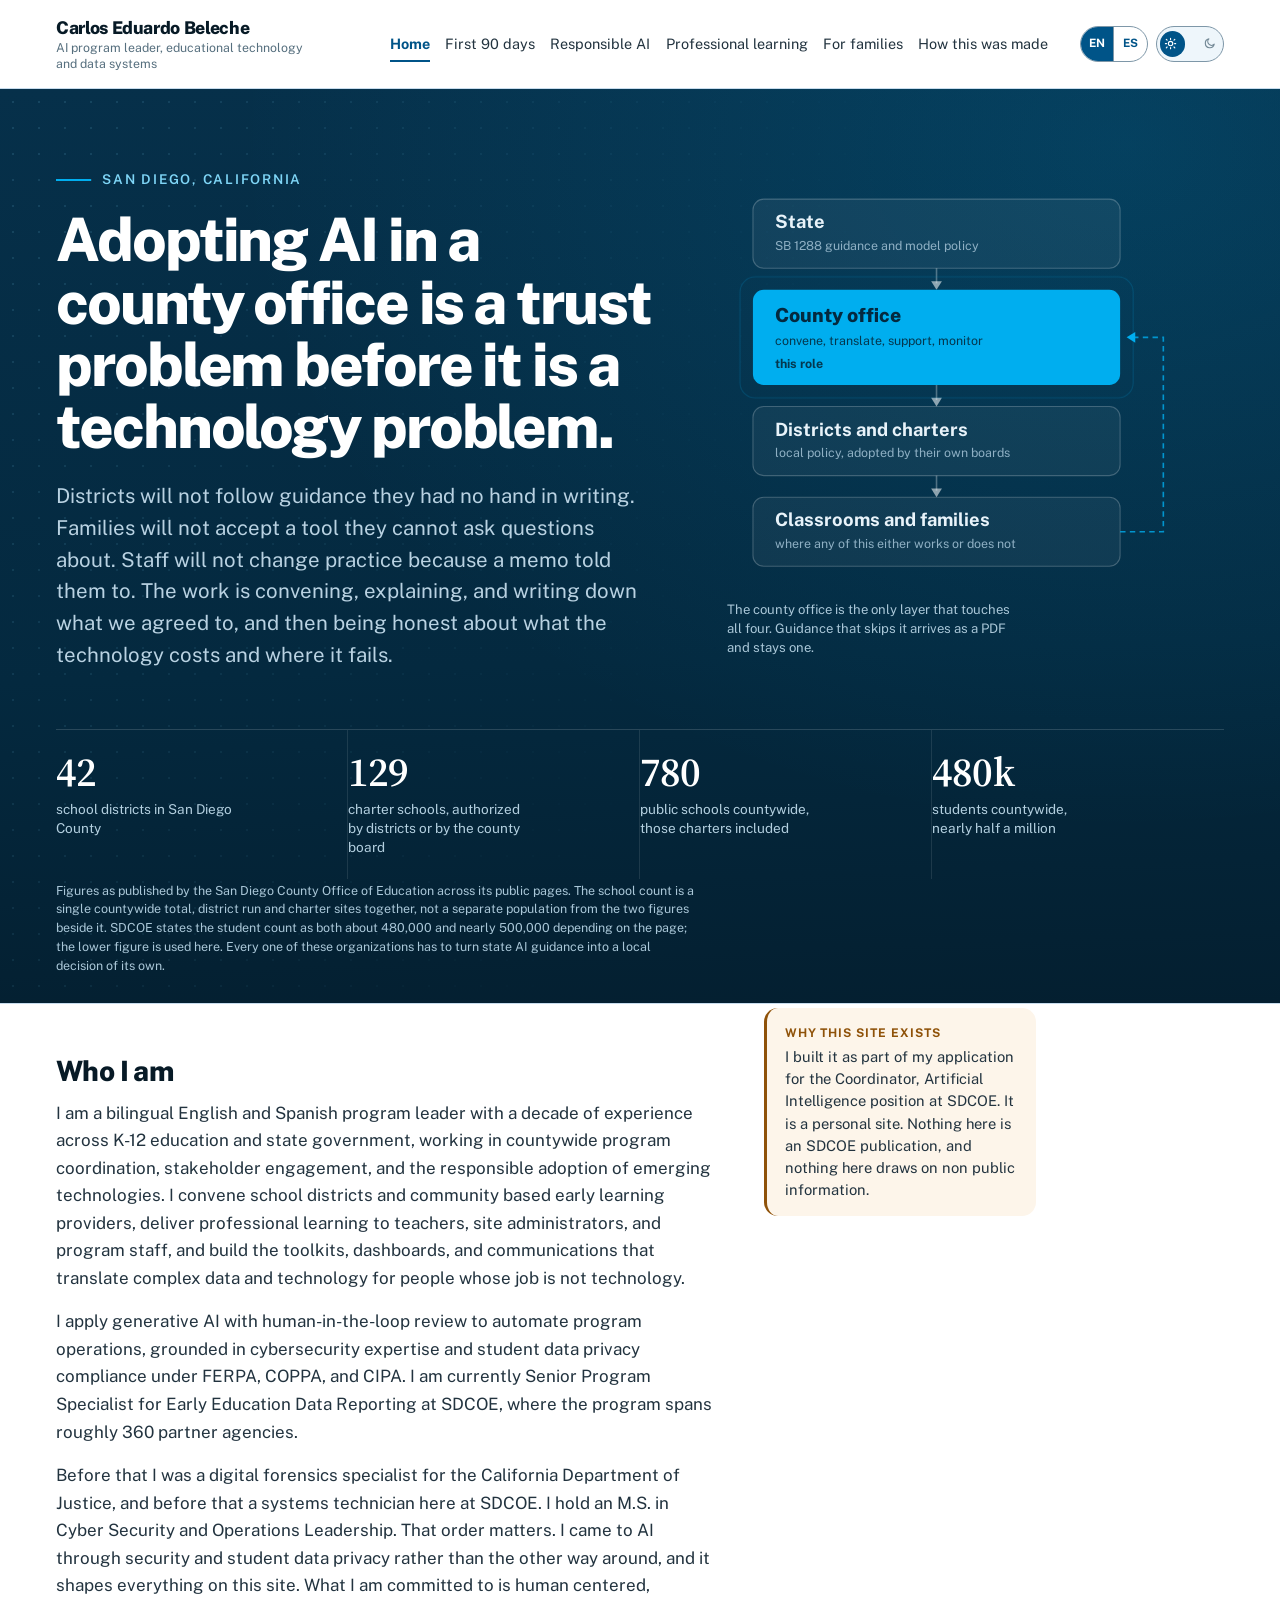
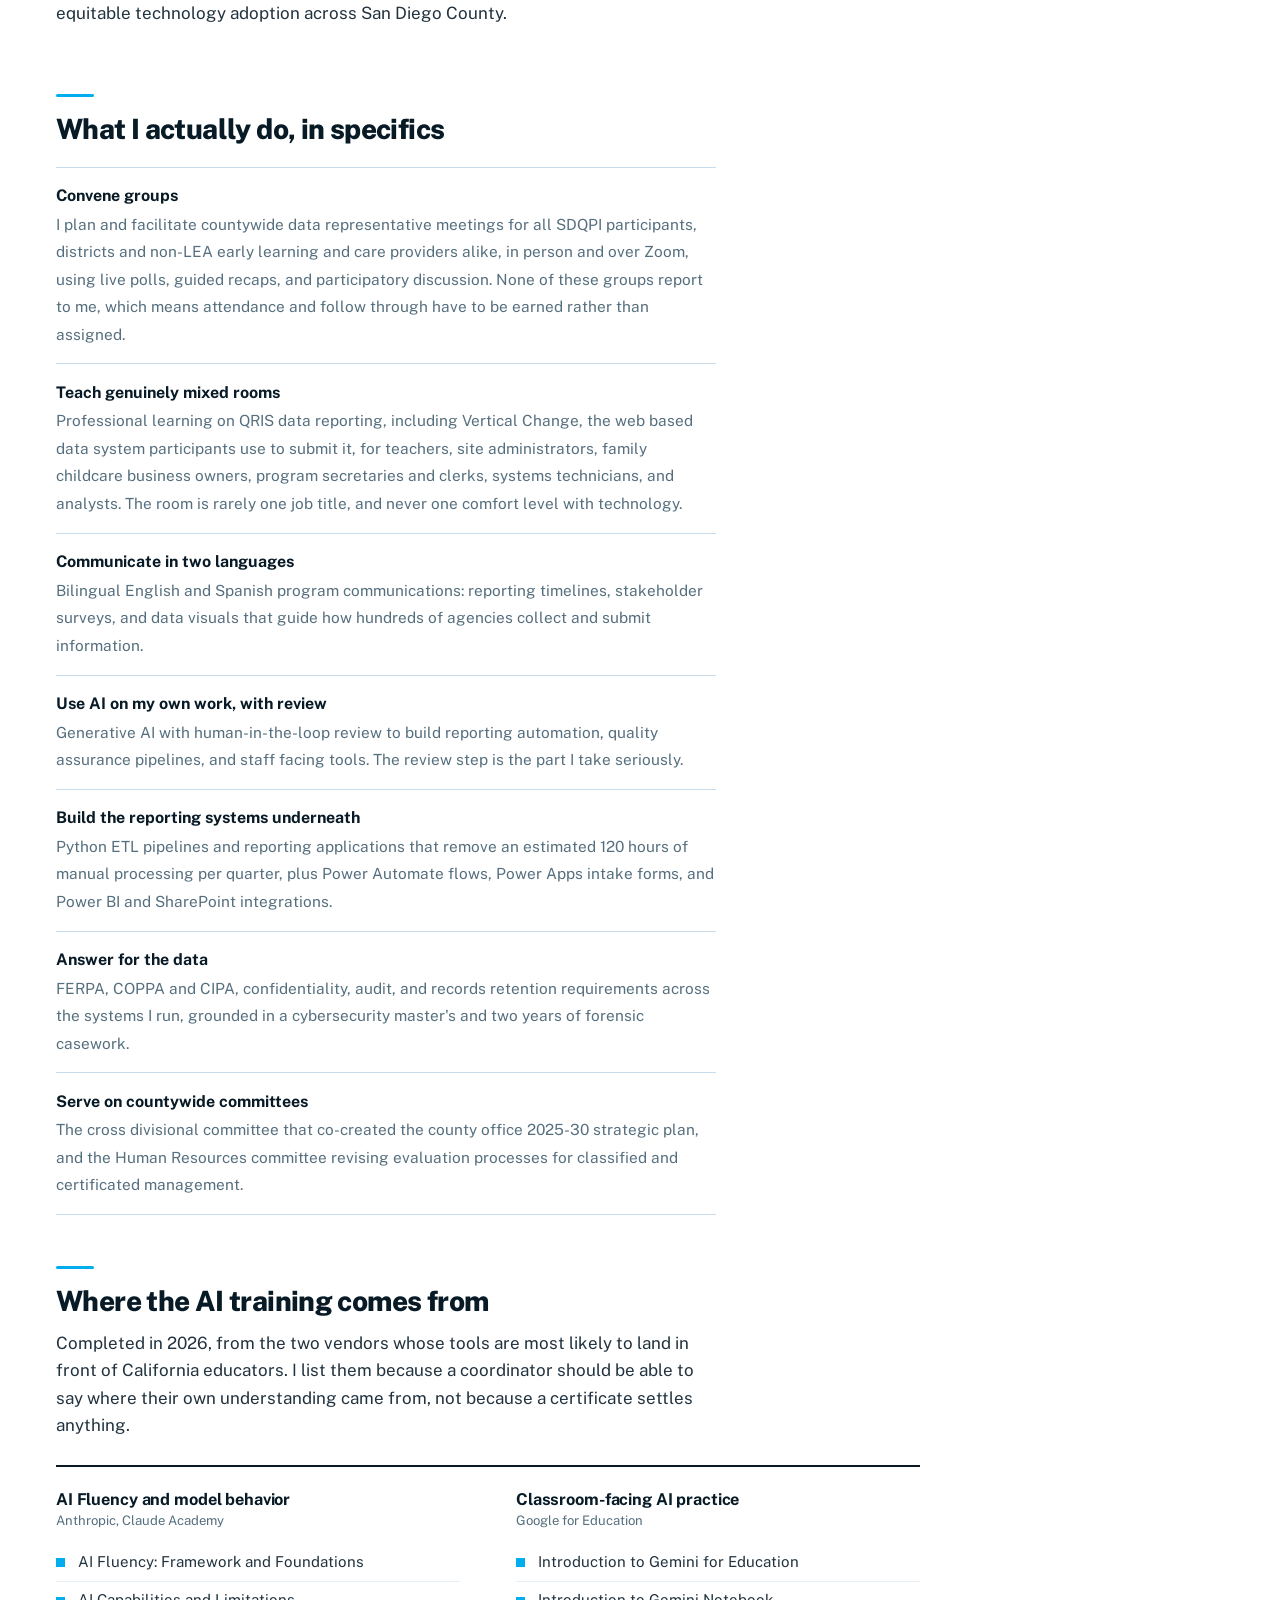
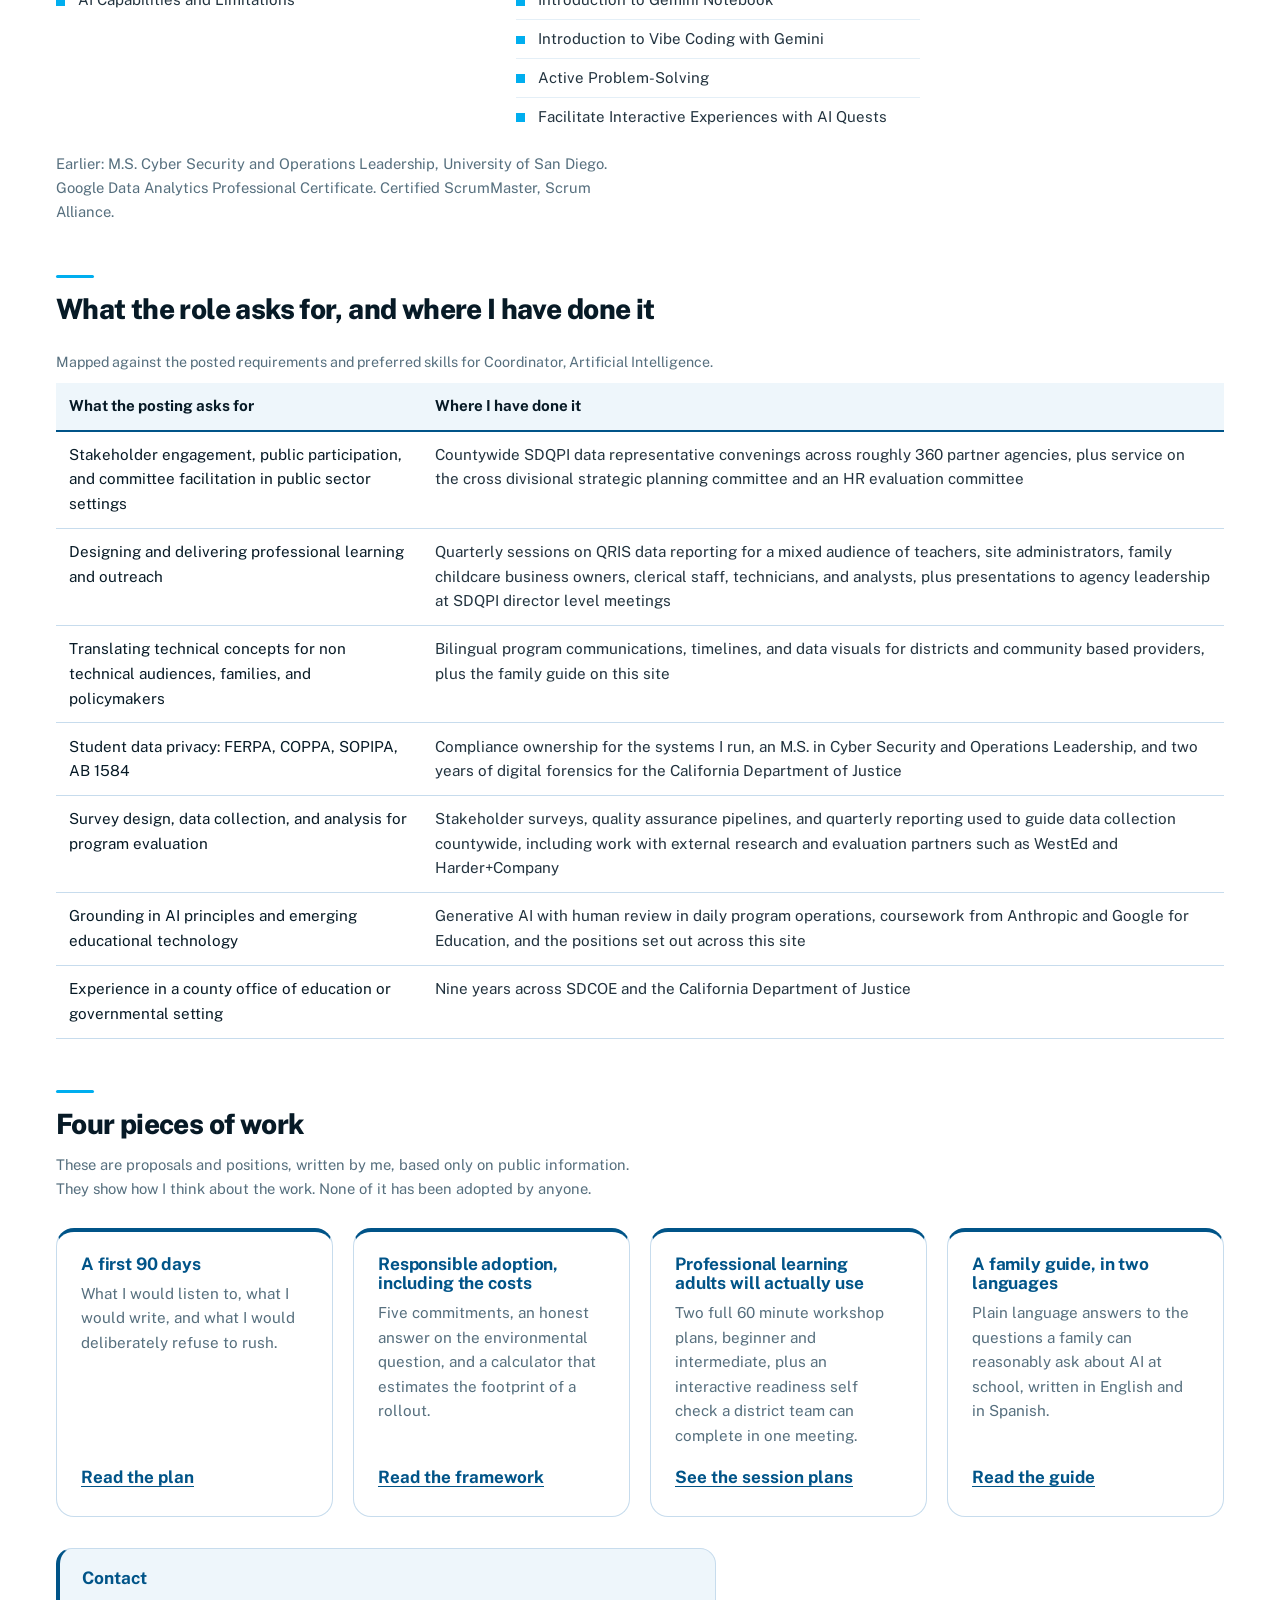
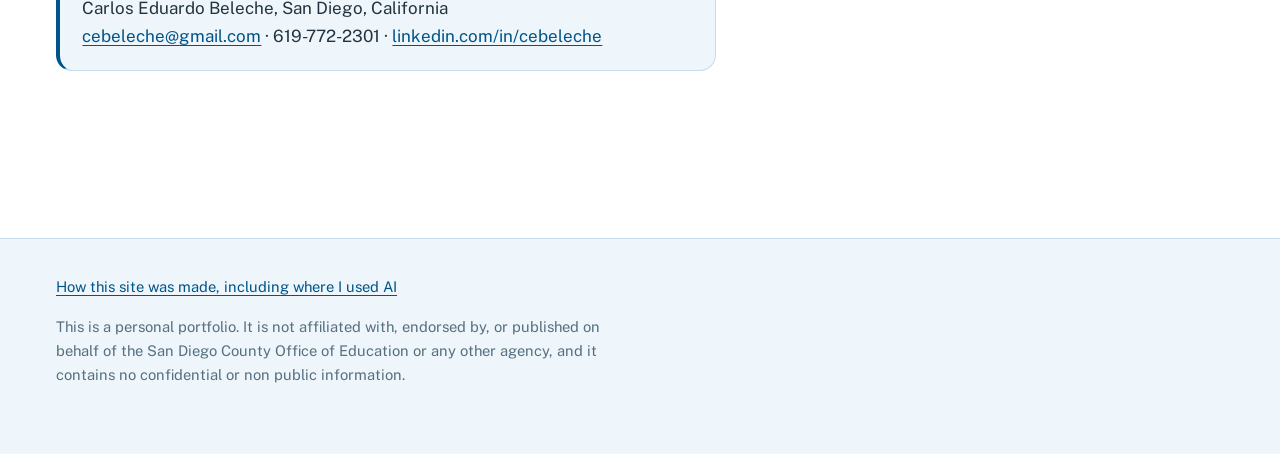
<file: index.html>
<!DOCTYPE html>
<html lang="en">
<head>
<meta charset="utf-8">
<meta name="viewport" content="width=device-width, initial-scale=1">
<title>Carlos Beleche | AI adoption in public education</title>
<meta name="description" content="Portfolio of Carlos Eduardo Beleche: countywide program coordination, professional learning, and responsible AI adoption in K-12 public education.">
<meta name="color-scheme" content="light dark">
<link rel="icon" href="data:image/svg+xml,%3Csvg xmlns='http://www.w3.org/2000/svg' viewBox='0 0 32 32'%3E%3Crect width='32' height='32' fill='%23005488'/%3E%3Cpath d='M6 22V10h4l6 8V10h4v12h-4l-6-8v8z' fill='%2300aeef'/%3E%3C/svg%3E">
<link rel="alternate" hreflang="es" href="es.html">
<link rel="stylesheet" href="assets/style.css?v=5">
<script>(function(){try{var t=localStorage.getItem("theme");if(t==="dark"||t==="light"){document.documentElement.setAttribute("data-theme",t);}}catch(e){}})();</script>
<script>(function(){try{var l=localStorage.getItem("lang");if(!l)return;var h=document.documentElement.lang;if(l===h)return;var a=document.querySelector('link[rel="alternate"][hreflang="'+l+'"]');if(a&&a.getAttribute("href"))location.replace(a.getAttribute("href"));}catch(e){}})();</script>
</head>
<body>
<div class="progress" id="progress" aria-hidden="true"></div>
<a class="skip" href="#main">Skip to main content</a>

<header class="masthead">
  <div class="masthead-inner">
    <a class="wordmark" href="index.html">Carlos Eduardo Beleche<span>AI program leader, educational technology and data systems</span></a>
    <nav aria-label="Main">
      <ul>
        <li><a href="index.html" aria-current="page">Home</a></li>
        <li><a href="first-90-days.html">First 90 days</a></li>
        <li><a href="responsible-ai.html">Responsible AI</a></li>
        <li><a href="professional-learning.html">Professional learning</a></li>
        <li><a href="familias.html">For families</a></li>
        <li><a href="colophon.html">How this was made</a></li>
      </ul>
    </nav>
    <div class="masthead-tools">
      <div class="lang-switch" role="group" aria-label="Language">
        <span class="on" aria-current="true">EN<span class="sr-only"> (current language)</span></span>
        <a href="es.html" lang="es" data-setlang="es">ES<span class="sr-only" lang="es"> Cambiar a espa&ntilde;ol</span></a>
      </div>
      <button type="button" class="theme-toggle" id="theme-toggle" role="switch" aria-checked="false">
        <span class="switch" aria-hidden="true">
          <svg class="ico ico-sun" viewBox="0 0 24 24" fill="none" stroke="currentColor" stroke-width="2.1" stroke-linecap="round"><circle cx="12" cy="12" r="4"/><path d="M12 2.6v2M12 19.4v2M4.2 4.2l1.5 1.5M18.3 18.3l1.5 1.5M2.6 12h2M19.4 12h2M4.2 19.8l1.5-1.5M18.3 5.7l1.5-1.5"/></svg>
          <svg class="ico ico-moon" viewBox="0 0 24 24" fill="none" stroke="currentColor" stroke-width="2.1" stroke-linecap="round" stroke-linejoin="round"><path d="M20.5 13.2A8.2 8.2 0 1 1 10.8 3.5a6.4 6.4 0 0 0 9.7 9.7z"/></svg>
          <span class="knob"></span>
        </span>
        <span class="sr-only">Dark theme</span>
      </button>
    </div>
  </div>
</header>

<main id="main">

  <section class="lead">
    <div class="lead-inner">
      <div class="lead-split">
        <div>
          <p class="kicker">San Diego, California</p>
          <h1>Adopting AI in a county office is a trust problem before it is a technology problem.</h1>
          <p class="lede">Districts will not follow guidance they had no hand in writing. Families will not accept a tool they cannot ask questions about. Staff will not change practice because a memo told them to. The work is convening, explaining, and writing down what we agreed to, and then being honest about what the technology costs and where it fails.</p>
        </div>

        <figure class="lead-figure">
          <svg viewBox="0 0 460 372" role="img" aria-labelledby="stacktitle stackdesc">
            <title id="stacktitle">How state AI guidance reaches a classroom</title>
            <desc id="stackdesc">Four stacked layers. State law and California Department of Education guidance sits at the top. Below it the county office, highlighted, which convenes, translates, and supports. Below that districts and charter schools, which adopt local policy through their own boards. At the bottom, classrooms and families, where practice actually happens. A dashed return line carries what happens in classrooms back up to the county office.</desc>

            <!-- connectors -->
            <g stroke="rgba(255,255,255,.3)" stroke-width="1.5" fill="none">
              <path d="M194 78 V92"/>
              <path d="M194 186 V200"/>
              <path d="M194 270 V284"/>
            </g>
            <g fill="rgba(255,255,255,.55)">
              <path d="M194 98 l-5 -8 h10 z"/>
              <path d="M194 206 l-5 -8 h10 z"/>
              <path d="M194 290 l-5 -8 h10 z"/>
            </g>

            <!-- state -->
            <rect x="24" y="14" width="340" height="64" rx="10" fill="rgba(255,255,255,.05)" stroke="rgba(255,255,255,.22)"/>
            <text x="44" y="41" fill="#e8f3fa" font-family="Public Sans, sans-serif" font-size="17" font-weight="700">State</text>
            <text x="44" y="61" fill="#8fb0c4" font-family="Public Sans, sans-serif" font-size="11.5">SB 1288 guidance and model policy</text>

            <!-- county office, the lit layer -->
            <g class="beam" aria-hidden="true">
              <rect x="12" y="86" width="364" height="112" rx="14" fill="none" stroke="#00aeef" stroke-width="1" opacity=".38"/>
            </g>
            <rect x="24" y="98" width="340" height="88" rx="10" fill="#00aeef"/>
            <text x="44" y="128" fill="#04293f" font-family="Public Sans, sans-serif" font-size="18" font-weight="800">County office</text>
            <text x="44" y="149" fill="#04384f" font-family="Public Sans, sans-serif" font-size="11.5">convene, translate, support, monitor</text>
            <text x="44" y="170" fill="#04384f" font-family="Public Sans, sans-serif" font-size="11.5" font-weight="700">this role</text>

            <!-- districts -->
            <rect x="24" y="206" width="340" height="64" rx="10" fill="rgba(255,255,255,.05)" stroke="rgba(255,255,255,.22)"/>
            <text x="44" y="233" fill="#e8f3fa" font-family="Public Sans, sans-serif" font-size="17" font-weight="700">Districts and charters</text>
            <text x="44" y="253" fill="#8fb0c4" font-family="Public Sans, sans-serif" font-size="11.5">local policy, adopted by their own boards</text>

            <!-- classrooms -->
            <rect x="24" y="290" width="340" height="64" rx="10" fill="rgba(255,255,255,.05)" stroke="rgba(255,255,255,.22)"/>
            <text x="44" y="317" fill="#e8f3fa" font-family="Public Sans, sans-serif" font-size="17" font-weight="700">Classrooms and families</text>
            <text x="44" y="337" fill="#8fb0c4" font-family="Public Sans, sans-serif" font-size="11.5">where any of this either works or does not</text>

            <!-- return path -->
            <path d="M364 322 H404 V142 H376" fill="none" stroke="#00aeef" stroke-width="1.5" stroke-dasharray="5 4" opacity=".8"/>
            <path d="M370 142 l8 -5 v10 z" fill="#00aeef"/>
          </svg>
          <figcaption>The county office is the only layer that touches all four. Guidance that skips it arrives as a PDF and stays one.</figcaption>
        </figure>
      </div>

      <div class="figures">
        <dl>
          <div><dt>42</dt><dd>school districts in San Diego County</dd></div>
          <div><dt>129</dt><dd>charter schools, authorized by districts or by the county board</dd></div>
          <div><dt>780</dt><dd>public schools countywide, those charters included</dd></div>
          <div><dt>480k</dt><dd>students countywide, nearly half a million</dd></div>
        </dl>
        <p class="src">Figures as published by the San Diego County Office of Education across its public pages. The school count is a single countywide total, district run and charter sites together, not a separate population from the two figures beside it. SDCOE states the student count as both about 480,000 and nearly 500,000 depending on the page; the lower figure is used here. Every one of these organizations has to turn state AI guidance into a local decision of its own.</p>
      </div>
    </div>
  </section>

  <div class="page">

    <div class="with-notes">
      <div class="flow">
        <h2>Who I am</h2>
        <p>I am a bilingual English and Spanish program leader with a decade of experience across K-12 education and state government, working in countywide program coordination, stakeholder engagement, and the responsible adoption of emerging technologies. I convene school districts and community based early learning providers, deliver professional learning to teachers, site administrators, and program staff, and build the toolkits, dashboards, and communications that translate complex data and technology for people whose job is not technology.</p>
        <p>I apply generative AI with human-in-the-loop review to automate program operations, grounded in cybersecurity expertise and student data privacy compliance under FERPA, COPPA, and CIPA. I am currently Senior Program Specialist for Early Education Data Reporting at SDCOE, where the program spans roughly 360 partner agencies.</p>
        <p>Before that I was a digital forensics specialist for the California Department of Justice, and before that a systems technician here at SDCOE. I hold an M.S. in Cyber Security and Operations Leadership. That order matters. I came to AI through security and student data privacy rather than the other way around, and it shapes everything on this site. What I am committed to is human centered, equitable technology adoption across San Diego County.</p>
      </div>
      <aside class="note">
        <b>Why this site exists</b>
        <p>I built it as part of my application for the Coordinator, Artificial Intelligence position at SDCOE. It is a personal site. Nothing here is an SDCOE publication, and nothing here draws on non public information.</p>
      </aside>
    </div>

    <h2>What I actually do, in specifics</h2>
    <ul class="evidence col">
      <li><strong>Convene groups</strong><span>I plan and facilitate countywide data representative meetings for all SDQPI participants, districts and non-LEA early learning and care providers alike, in person and over Zoom, using live polls, guided recaps, and participatory discussion. None of these groups report to me, which means attendance and follow through have to be earned rather than assigned.</span></li>
      <li><strong>Teach genuinely mixed rooms</strong><span>Professional learning on QRIS data reporting, including Vertical Change, the web based data system participants use to submit it, for teachers, site administrators, family childcare business owners, program secretaries and clerks, systems technicians, and analysts. The room is rarely one job title, and never one comfort level with technology.</span></li>
      <li><strong>Communicate in two languages</strong><span>Bilingual English and Spanish program communications: reporting timelines, stakeholder surveys, and data visuals that guide how hundreds of agencies collect and submit information.</span></li>
      <li><strong>Use AI on my own work, with review</strong><span>Generative AI with human-in-the-loop review to build reporting automation, quality assurance pipelines, and staff facing tools. The review step is the part I take seriously.</span></li>
      <li><strong>Build the reporting systems underneath</strong><span>Python ETL pipelines and reporting applications that remove an estimated 120 hours of manual processing per quarter, plus Power Automate flows, Power Apps intake forms, and Power BI and SharePoint integrations.</span></li>
      <li><strong>Answer for the data</strong><span>FERPA, COPPA and CIPA, confidentiality, audit, and records retention requirements across the systems I run, grounded in a cybersecurity master's and two years of forensic casework.</span></li>
      <li><strong>Serve on countywide committees</strong><span>The cross divisional committee that co-created the county office 2025-30 strategic plan, and the Human Resources committee revising evaluation processes for classified and certificated management.</span></li>
    </ul>

    <h2>Where the AI training comes from</h2>
    <p class="col">Completed in 2026, from the two vendors whose tools are most likely to land in front of California educators. I list them because a coordinator should be able to say where their own understanding came from, not because a certificate settles anything.</p>

    <div class="creds">
      <section>
        <h3>AI Fluency and model behavior</h3>
        <p class="issuer">Anthropic, Claude Academy</p>
        <ul>
          <li>AI Fluency: Framework and Foundations</li>
          <li>AI Capabilities and Limitations</li>
        </ul>
      </section>
      <section>
        <h3>Classroom-facing AI practice</h3>
        <p class="issuer">Google for Education</p>
        <ul>
          <li>Introduction to Gemini for Education</li>
          <li>Introduction to Gemini Notebook</li>
          <li>Introduction to Vibe Coding with Gemini</li>
          <li>Active Problem-Solving</li>
          <li>Facilitate Interactive Experiences with AI Quests</li>
        </ul>
      </section>
    </div>

    <p class="col meta">Earlier: M.S. Cyber Security and Operations Leadership, University of San Diego. Google Data Analytics Professional Certificate. Certified ScrumMaster, Scrum Alliance.</p>

    <h2>What the role asks for, and where I have done it</h2>
    <table>
      <caption>Mapped against the posted requirements and preferred skills for Coordinator, Artificial Intelligence.</caption>
      <thead><tr><th scope="col">What the posting asks for</th><th scope="col">Where I have done it</th></tr></thead>
      <tbody>
        <tr><td>Stakeholder engagement, public participation, and committee facilitation in public sector settings</td><td>Countywide SDQPI data representative convenings across roughly 360 partner agencies, plus service on the cross divisional strategic planning committee and an HR evaluation committee</td></tr>
        <tr><td>Designing and delivering professional learning and outreach</td><td>Quarterly sessions on QRIS data reporting for a mixed audience of teachers, site administrators, family childcare business owners, clerical staff, technicians, and analysts, plus presentations to agency leadership at SDQPI director level meetings</td></tr>
        <tr><td>Translating technical concepts for non technical audiences, families, and policymakers</td><td>Bilingual program communications, timelines, and data visuals for districts and community based providers, plus the family guide on this site</td></tr>
        <tr><td>Student data privacy: FERPA, COPPA, SOPIPA, AB 1584</td><td>Compliance ownership for the systems I run, an M.S. in Cyber Security and Operations Leadership, and two years of digital forensics for the California Department of Justice</td></tr>
        <tr><td>Survey design, data collection, and analysis for program evaluation</td><td>Stakeholder surveys, quality assurance pipelines, and quarterly reporting used to guide data collection countywide, including work with external research and evaluation partners such as WestEd and Harder+Company</td></tr>
        <tr><td>Grounding in AI principles and emerging educational technology</td><td>Generative AI with human review in daily program operations, coursework from Anthropic and Google for Education, and the positions set out across this site</td></tr>
        <tr><td>Experience in a county office of education or governmental setting</td><td>Nine years across SDCOE and the California Department of Justice</td></tr>
      </tbody>
    </table>

    <h2>Four pieces of work</h2>
    <p class="col meta">These are proposals and positions, written by me, based only on public information. They show how I think about the work. None of it has been adopted by anyone.</p>

    <div class="grid">
      <article class="piece">
        <h3>A first 90 days</h3>
        <p>What I would listen to, what I would write, and what I would deliberately refuse to rush.</p>
        <a href="first-90-days.html">Read the plan</a>
      </article>
      <article class="piece">
        <h3>Responsible adoption, including the costs</h3>
        <p>Five commitments, an honest answer on the environmental question, and a calculator that estimates the footprint of a rollout.</p>
        <a href="responsible-ai.html">Read the framework</a>
      </article>
      <article class="piece">
        <h3>Professional learning adults will actually use</h3>
        <p>Two full 60 minute workshop plans, beginner and intermediate, plus an interactive readiness self check a district team can complete in one meeting.</p>
        <a href="professional-learning.html">See the session plans</a>
      </article>
      <article class="piece">
        <h3>A family guide, in two languages</h3>
        <p>Plain language answers to the questions a family can reasonably ask about AI at school, written in English and in Spanish.</p>
        <a href="familias.html">Read the guide</a>
      </article>
    </div>

    <div class="callout col">
      <h3>Contact</h3>
      <p>Carlos Eduardo Beleche, San Diego, California<br>
      <a href="mailto:cebeleche@gmail.com">cebeleche@gmail.com</a> &middot; 619-772-2301 &middot; <a href="https://linkedin.com/in/cebeleche">linkedin.com/in/cebeleche</a></p>
    </div>

  </div>
</main>

<footer class="site">
  <div class="inner">
    <p><a href="colophon.html">How this site was made, including where I used AI</a></p>
    <p class="disclaim">This is a personal portfolio. It is not affiliated with, endorsed by, or published on behalf of the San Diego County Office of Education or any other agency, and it contains no confidential or non public information.</p>
  </div>
</footer>

<script src="assets/enhance.js?v=2" defer></script>

</body>
</html>
</file>
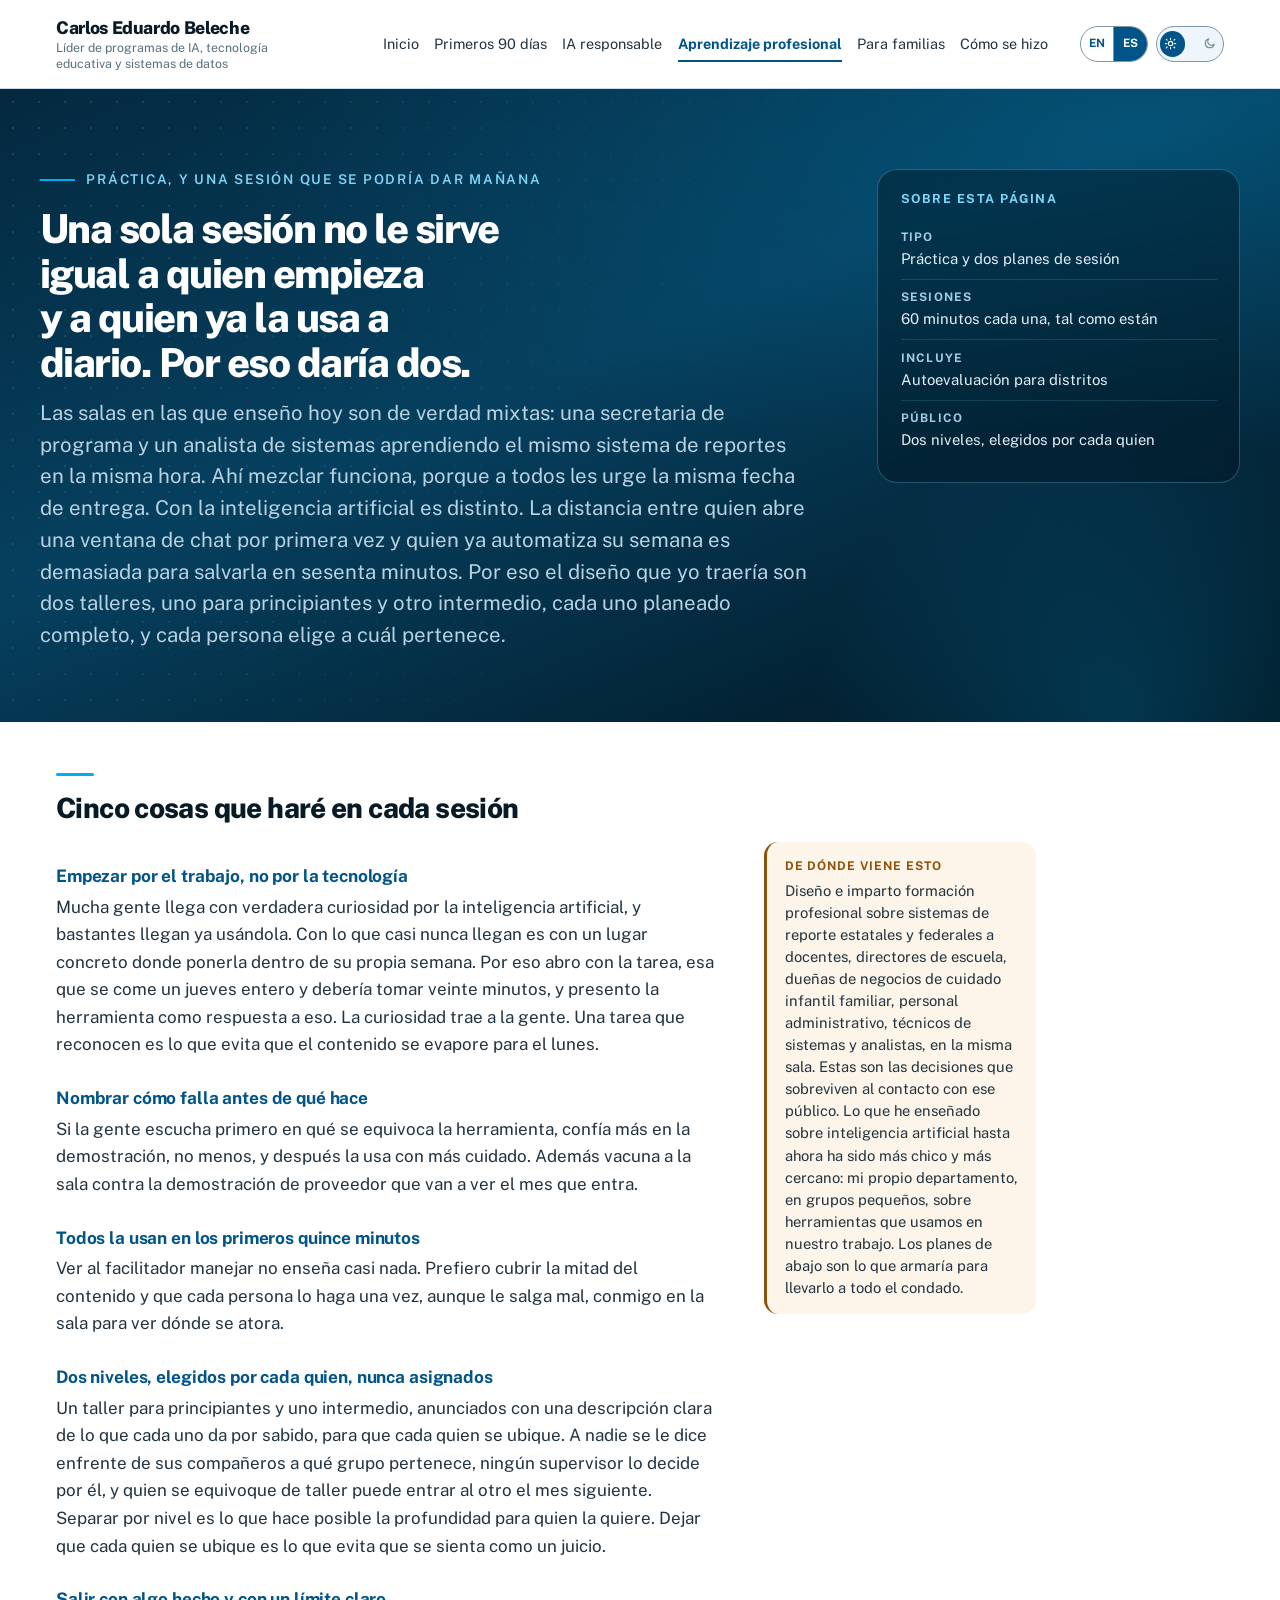
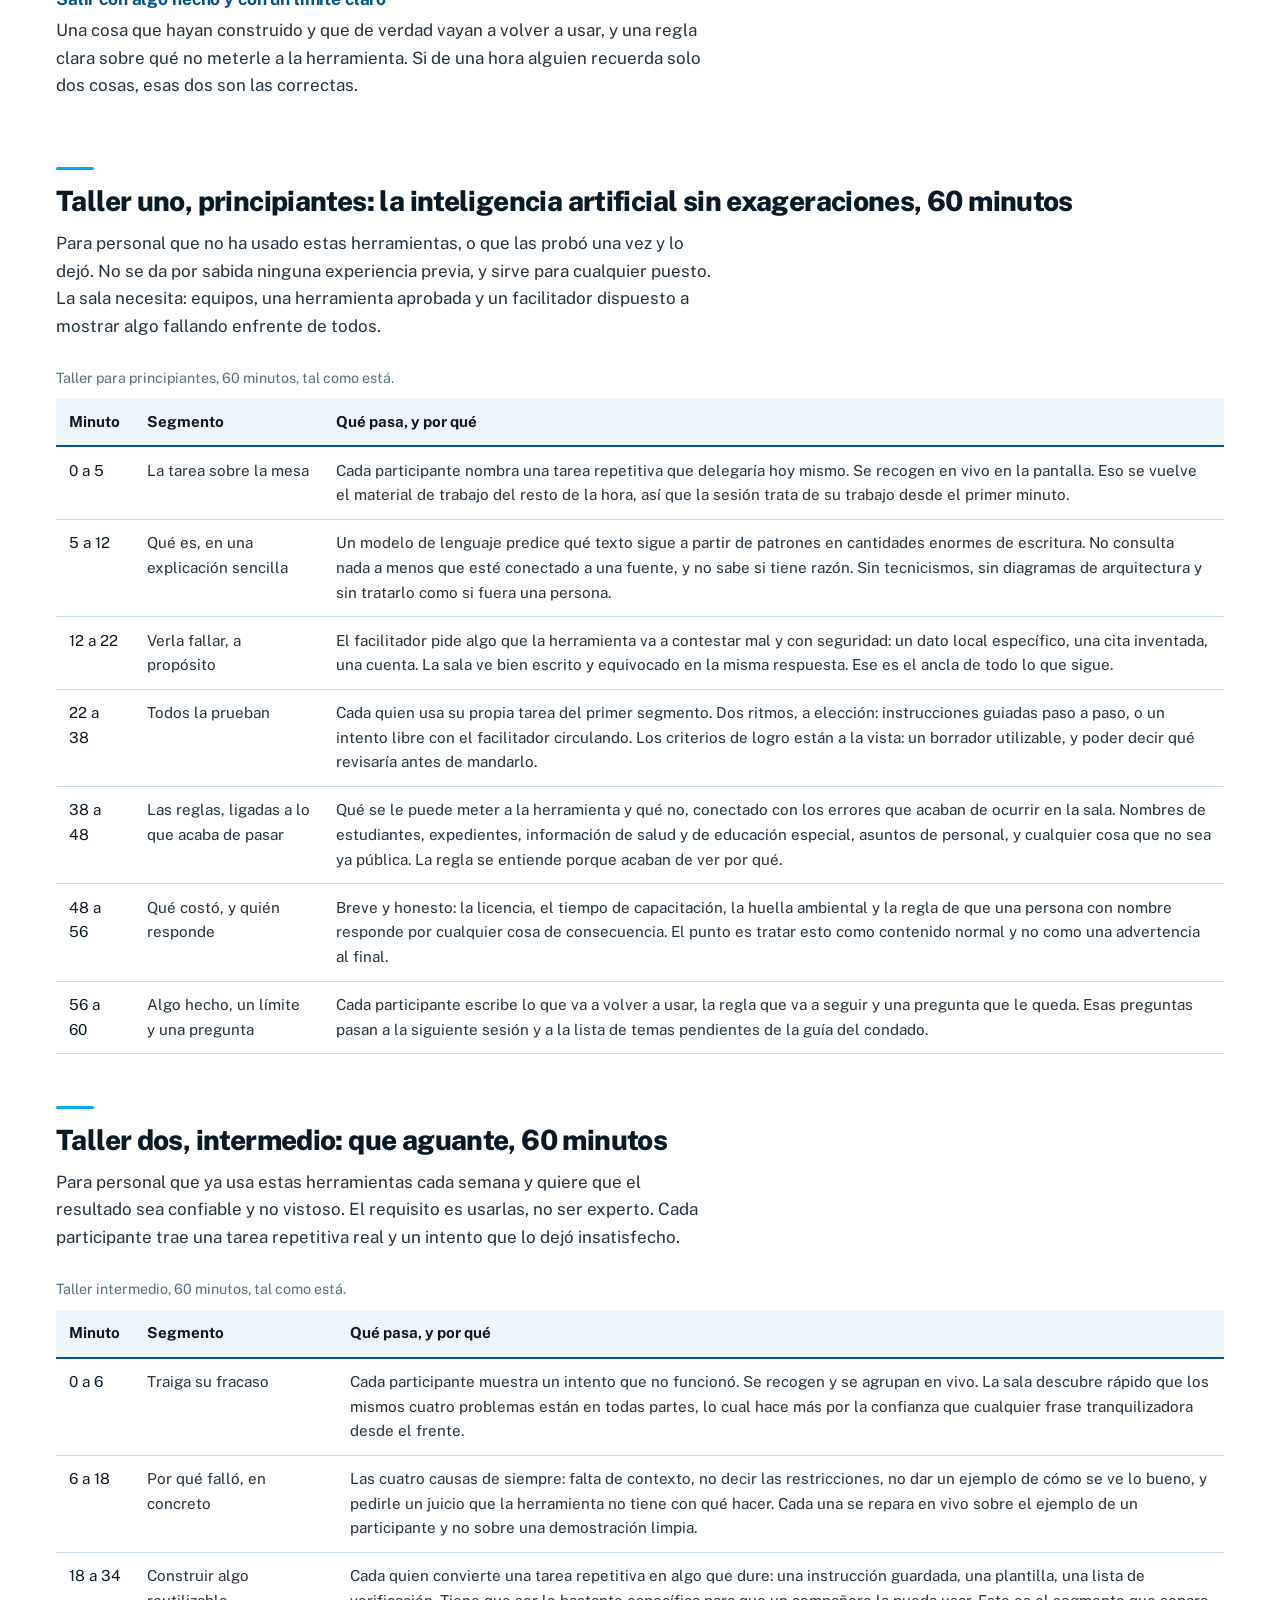
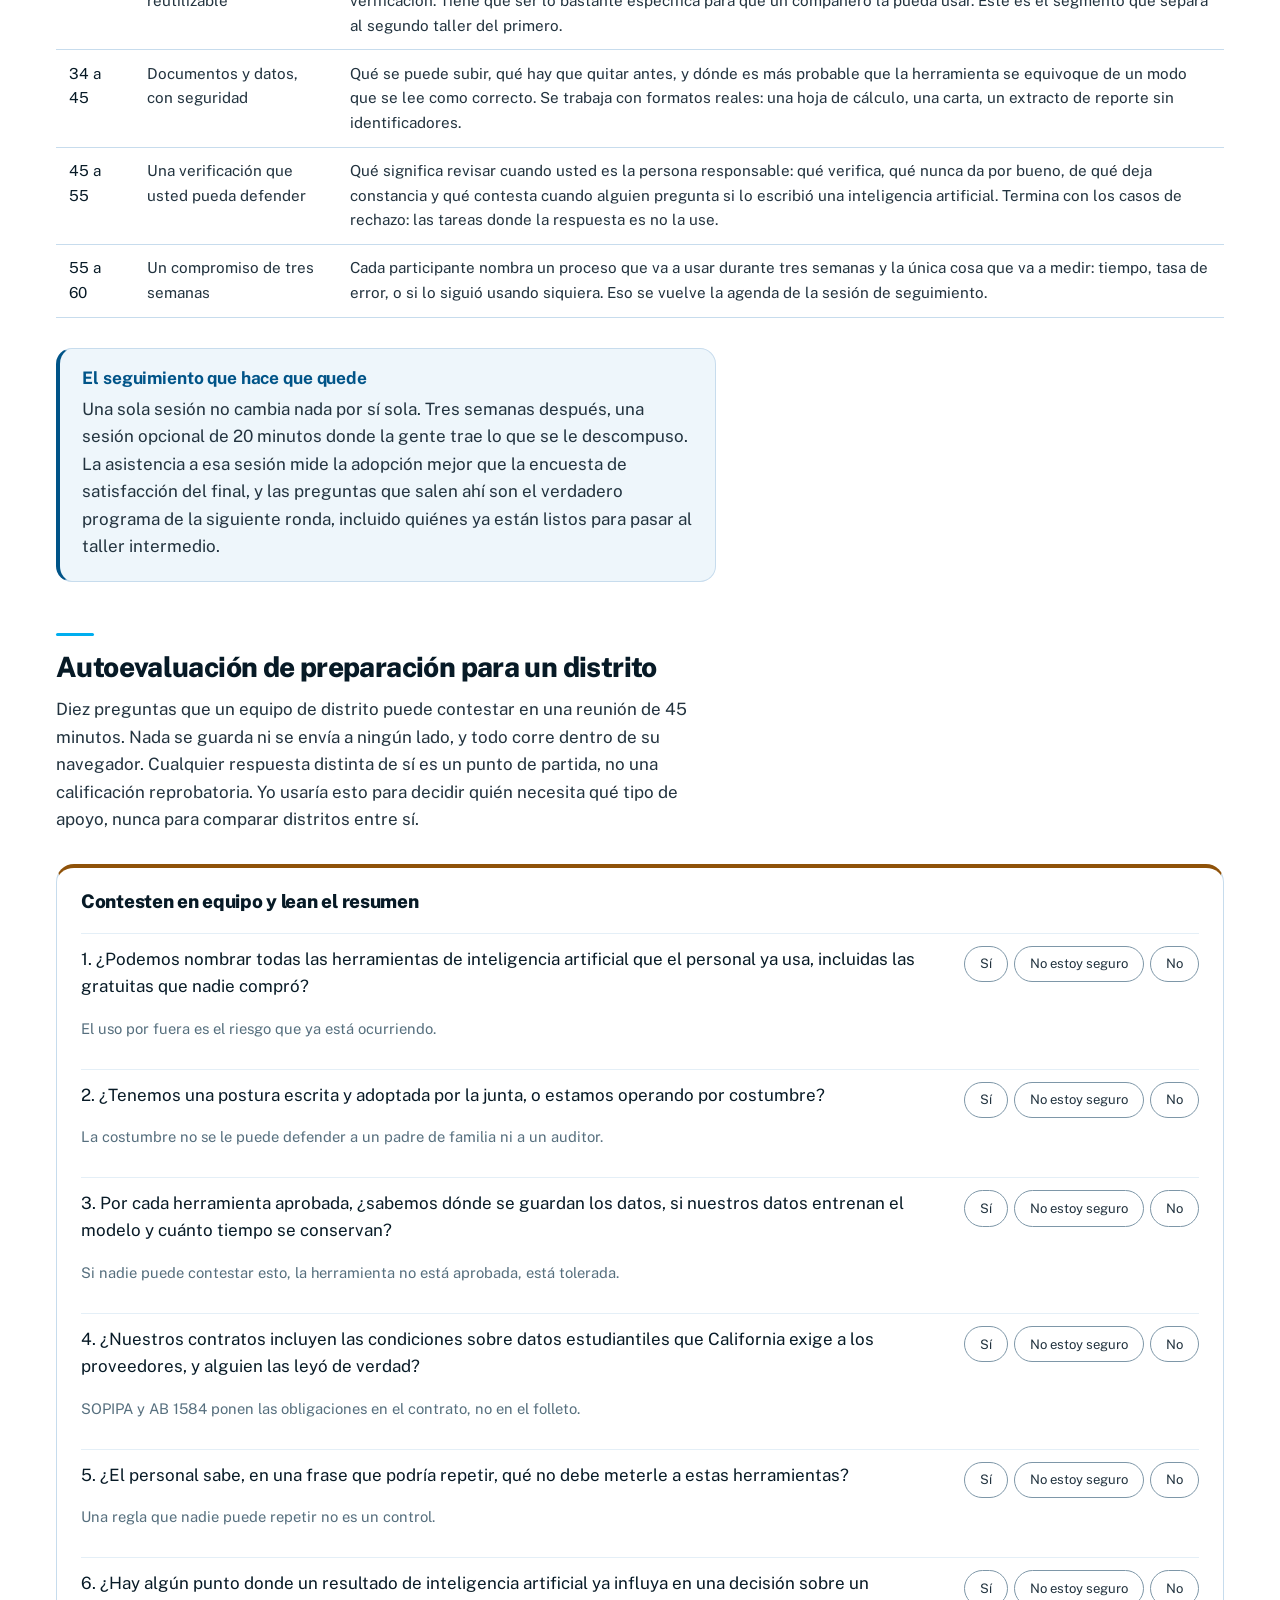
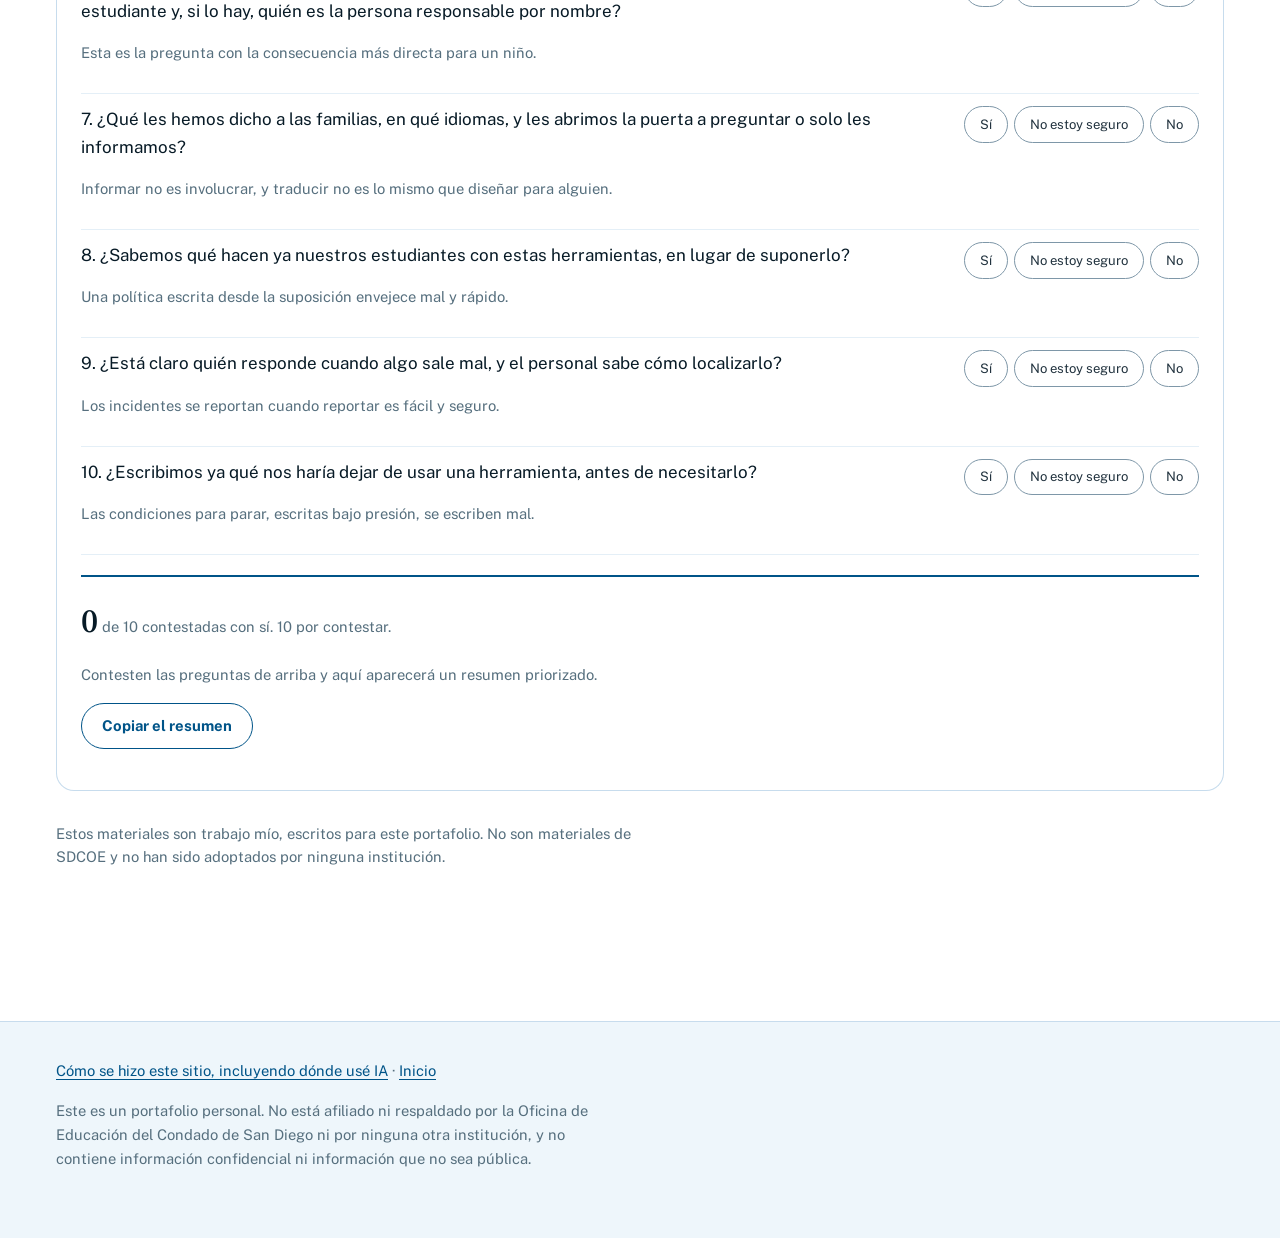
<file: aprendizaje-profesional.html>
<!DOCTYPE html>
<html lang="es">
<head>
<meta charset="utf-8">
<meta name="color-scheme" content="light dark">
<meta name="viewport" content="width=device-width, initial-scale=1">
<title>Aprendizaje profesional: dos talleres | Carlos Beleche</title>
<meta name="description" content="C&oacute;mo dise&ntilde;ar&iacute;a la formaci&oacute;n profesional sobre inteligencia artificial para el personal escolar: un taller para principiantes y otro intermedio, m&aacute;s una autoevaluaci&oacute;n de preparaci&oacute;n para distritos.">
<link rel="icon" href="data:image/svg+xml,%3Csvg xmlns='http://www.w3.org/2000/svg' viewBox='0 0 32 32'%3E%3Crect width='32' height='32' fill='%23005488'/%3E%3Cpath d='M6 22V10h4l6 8V10h4v12h-4l-6-8v8z' fill='%2300aeef'/%3E%3C/svg%3E">
<link rel="alternate" hreflang="en" href="professional-learning.html">
<link rel="stylesheet" href="assets/style.css?v=5">
<script>(function(){try{var t=localStorage.getItem("theme");if(t==="dark"||t==="light"){document.documentElement.setAttribute("data-theme",t);}}catch(e){}})();</script>
<script>(function(){try{var l=localStorage.getItem("lang");if(!l)return;var h=document.documentElement.lang;if(l===h)return;var a=document.querySelector('link[rel="alternate"][hreflang="'+l+'"]');if(a&&a.getAttribute("href"))location.replace(a.getAttribute("href"));}catch(e){}})();</script>
</head>
<body>
<div class="progress" id="progress" aria-hidden="true"></div>
<a class="skip" href="#main">Ir al contenido principal</a>

<header class="masthead">
  <div class="masthead-inner">
    <a class="wordmark" href="es.html">Carlos Eduardo Beleche<span>L&iacute;der de programas de IA, tecnolog&iacute;a educativa y sistemas de datos</span></a>
    <nav aria-label="Principal">
      <ul>
        <li><a href="es.html">Inicio</a></li>
        <li><a href="primeros-90-dias.html">Primeros 90 d&iacute;as</a></li>
        <li><a href="ia-responsable.html">IA responsable</a></li>
        <li><a href="aprendizaje-profesional.html" aria-current="page">Aprendizaje profesional</a></li>
        <li><a href="familias.html">Para familias</a></li>
        <li><a href="como-se-hizo.html">C&oacute;mo se hizo</a></li>
      </ul>
    </nav>
    <div class="masthead-tools">
      <div class="lang-switch" role="group" aria-label="Idioma">
        <a href="professional-learning.html" lang="en" data-setlang="en">EN<span class="sr-only"> Switch to English</span></a>
        <span class="on" aria-current="true" lang="es">ES<span class="sr-only" lang="es"> (idioma actual)</span></span>
      </div>
      <button type="button" class="theme-toggle" id="theme-toggle" role="switch" aria-checked="false">
        <span class="switch" aria-hidden="true">
          <svg class="ico ico-sun" viewBox="0 0 24 24" fill="none" stroke="currentColor" stroke-width="2.1" stroke-linecap="round"><circle cx="12" cy="12" r="4"/><path d="M12 2.6v2M12 19.4v2M4.2 4.2l1.5 1.5M18.3 18.3l1.5 1.5M2.6 12h2M19.4 12h2M4.2 19.8l1.5-1.5M18.3 5.7l1.5-1.5"/></svg>
          <svg class="ico ico-moon" viewBox="0 0 24 24" fill="none" stroke="currentColor" stroke-width="2.1" stroke-linecap="round" stroke-linejoin="round"><path d="M20.5 13.2A8.2 8.2 0 1 1 10.8 3.5a6.4 6.4 0 0 0 9.7 9.7z"/></svg>
          <span class="knob"></span>
        </span>
        <span class="sr-only">Tema oscuro</span>
      </button>
    </div>
  </div>
</header>

<main id="main" class="page">

  <div class="hero">
    <div class="hero-split">
      <div>
      <p class="kicker">Pr&aacute;ctica, y una sesi&oacute;n que se podr&iacute;a dar ma&ntilde;ana</p>
      <h1>Una sola sesi&oacute;n no le sirve igual a quien empieza y a quien ya la usa a diario. Por eso dar&iacute;a dos.</h1>
      <p class="lede col">Las salas en las que ense&ntilde;o hoy son de verdad mixtas: una secretaria de programa y un analista de sistemas aprendiendo el mismo sistema de reportes en la misma hora. Ah&iacute; mezclar funciona, porque a todos les urge la misma fecha de entrega. Con la inteligencia artificial es distinto. La distancia entre quien abre una ventana de chat por primera vez y quien ya automatiza su semana es demasiada para salvarla en sesenta minutos. Por eso el dise&ntilde;o que yo traer&iacute;a son dos talleres, uno para principiantes y otro intermedio, cada uno planeado completo, y cada persona elige a cu&aacute;l pertenece.</p>
      </div>
      <div class="docmeta">
        <h2>Sobre esta p&aacute;gina</h2>
        <dl>
          <div><dt>Tipo</dt><dd>Pr&aacute;ctica y dos planes de sesi&oacute;n</dd></div>
          <div><dt>Sesiones</dt><dd>60 minutos cada una, tal como est&aacute;n</dd></div>
          <div><dt>Incluye</dt><dd>Autoevaluaci&oacute;n para distritos</dd></div>
          <div><dt>P&uacute;blico</dt><dd>Dos niveles, elegidos por cada quien</dd></div>
        </dl>
      </div>
    </div>
  </div>

  <h2>Cinco cosas que har&eacute; en cada sesi&oacute;n</h2>

  <div class="with-notes">
    <div class="flow">
      <h3>Empezar por el trabajo, no por la tecnolog&iacute;a</h3>
      <p>Mucha gente llega con verdadera curiosidad por la inteligencia artificial, y bastantes llegan ya us&aacute;ndola. Con lo que casi nunca llegan es con un lugar concreto donde ponerla dentro de su propia semana. Por eso abro con la tarea, esa que se come un jueves entero y deber&iacute;a tomar veinte minutos, y presento la herramienta como respuesta a eso. La curiosidad trae a la gente. Una tarea que reconocen es lo que evita que el contenido se evapore para el lunes.</p>

      <h3>Nombrar c&oacute;mo falla antes de qu&eacute; hace</h3>
      <p>Si la gente escucha primero en qu&eacute; se equivoca la herramienta, conf&iacute;a m&aacute;s en la demostraci&oacute;n, no menos, y despu&eacute;s la usa con m&aacute;s cuidado. Adem&aacute;s vacuna a la sala contra la demostraci&oacute;n de proveedor que van a ver el mes que entra.</p>

      <h3>Todos la usan en los primeros quince minutos</h3>
      <p>Ver al facilitador manejar no ense&ntilde;a casi nada. Prefiero cubrir la mitad del contenido y que cada persona lo haga una vez, aunque le salga mal, conmigo en la sala para ver d&oacute;nde se atora.</p>

      <h3>Dos niveles, elegidos por cada quien, nunca asignados</h3>
      <p>Un taller para principiantes y uno intermedio, anunciados con una descripci&oacute;n clara de lo que cada uno da por sabido, para que cada quien se ubique. A nadie se le dice enfrente de sus compa&ntilde;eros a qu&eacute; grupo pertenece, ning&uacute;n supervisor lo decide por &eacute;l, y quien se equivoque de taller puede entrar al otro el mes siguiente. Separar por nivel es lo que hace posible la profundidad para quien la quiere. Dejar que cada quien se ubique es lo que evita que se sienta como un juicio.</p>

      <h3>Salir con algo hecho y con un l&iacute;mite claro</h3>
      <p>Una cosa que hayan construido y que de verdad vayan a volver a usar, y una regla clara sobre qu&eacute; no meterle a la herramienta. Si de una hora alguien recuerda solo dos cosas, esas dos son las correctas.</p>
    </div>
    <aside class="note">
      <b>De d&oacute;nde viene esto</b>
      <p>Dise&ntilde;o e imparto formaci&oacute;n profesional sobre sistemas de reporte estatales y federales a docentes, directores de escuela, due&ntilde;as de negocios de cuidado infantil familiar, personal administrativo, t&eacute;cnicos de sistemas y analistas, en la misma sala. Estas son las decisiones que sobreviven al contacto con ese p&uacute;blico. Lo que he ense&ntilde;ado sobre inteligencia artificial hasta ahora ha sido m&aacute;s chico y m&aacute;s cercano: mi propio departamento, en grupos peque&ntilde;os, sobre herramientas que usamos en nuestro trabajo. Los planes de abajo son lo que armar&iacute;a para llevarlo a todo el condado.</p>
    </aside>
  </div>

  <h2>Taller uno, principiantes: la inteligencia artificial sin exageraciones, 60 minutos</h2>
  <p class="col">Para personal que no ha usado estas herramientas, o que las prob&oacute; una vez y lo dej&oacute;. No se da por sabida ninguna experiencia previa, y sirve para cualquier puesto. La sala necesita: equipos, una herramienta aprobada y un facilitador dispuesto a mostrar algo fallando enfrente de todos.</p>

  <table>
    <caption>Taller para principiantes, 60 minutos, tal como est&aacute;.</caption>
    <thead>
      <tr><th scope="col">Minuto</th><th scope="col">Segmento</th><th scope="col">Qu&eacute; pasa, y por qu&eacute;</th></tr>
    </thead>
    <tbody>
      <tr><td>0 a 5</td><td>La tarea sobre la mesa</td><td>Cada participante nombra una tarea repetitiva que delegar&iacute;a hoy mismo. Se recogen en vivo en la pantalla. Eso se vuelve el material de trabajo del resto de la hora, as&iacute; que la sesi&oacute;n trata de su trabajo desde el primer minuto.</td></tr>
      <tr><td>5 a 12</td><td>Qu&eacute; es, en una explicaci&oacute;n sencilla</td><td>Un modelo de lenguaje predice qu&eacute; texto sigue a partir de patrones en cantidades enormes de escritura. No consulta nada a menos que est&eacute; conectado a una fuente, y no sabe si tiene raz&oacute;n. Sin tecnicismos, sin diagramas de arquitectura y sin tratarlo como si fuera una persona.</td></tr>
      <tr><td>12 a 22</td><td>Verla fallar, a prop&oacute;sito</td><td>El facilitador pide algo que la herramienta va a contestar mal y con seguridad: un dato local espec&iacute;fico, una cita inventada, una cuenta. La sala ve bien escrito y equivocado en la misma respuesta. Ese es el ancla de todo lo que sigue.</td></tr>
      <tr><td>22 a 38</td><td>Todos la prueban</td><td>Cada quien usa su propia tarea del primer segmento. Dos ritmos, a elecci&oacute;n: instrucciones guiadas paso a paso, o un intento libre con el facilitador circulando. Los criterios de logro est&aacute;n a la vista: un borrador utilizable, y poder decir qu&eacute; revisar&iacute;a antes de mandarlo.</td></tr>
      <tr><td>38 a 48</td><td>Las reglas, ligadas a lo que acaba de pasar</td><td>Qu&eacute; se le puede meter a la herramienta y qu&eacute; no, conectado con los errores que acaban de ocurrir en la sala. Nombres de estudiantes, expedientes, informaci&oacute;n de salud y de educaci&oacute;n especial, asuntos de personal, y cualquier cosa que no sea ya p&uacute;blica. La regla se entiende porque acaban de ver por qu&eacute;.</td></tr>
      <tr><td>48 a 56</td><td>Qu&eacute; cost&oacute;, y qui&eacute;n responde</td><td>Breve y honesto: la licencia, el tiempo de capacitaci&oacute;n, la huella ambiental y la regla de que una persona con nombre responde por cualquier cosa de consecuencia. El punto es tratar esto como contenido normal y no como una advertencia al final.</td></tr>
      <tr><td>56 a 60</td><td>Algo hecho, un l&iacute;mite y una pregunta</td><td>Cada participante escribe lo que va a volver a usar, la regla que va a seguir y una pregunta que le queda. Esas preguntas pasan a la siguiente sesi&oacute;n y a la lista de temas pendientes de la gu&iacute;a del condado.</td></tr>
    </tbody>
  </table>

  <h2>Taller dos, intermedio: que aguante, 60 minutos</h2>
  <p class="col">Para personal que ya usa estas herramientas cada semana y quiere que el resultado sea confiable y no vistoso. El requisito es usarlas, no ser experto. Cada participante trae una tarea repetitiva real y un intento que lo dej&oacute; insatisfecho.</p>

  <table>
    <caption>Taller intermedio, 60 minutos, tal como est&aacute;.</caption>
    <thead>
      <tr><th scope="col">Minuto</th><th scope="col">Segmento</th><th scope="col">Qu&eacute; pasa, y por qu&eacute;</th></tr>
    </thead>
    <tbody>
      <tr><td>0 a 6</td><td>Traiga su fracaso</td><td>Cada participante muestra un intento que no funcion&oacute;. Se recogen y se agrupan en vivo. La sala descubre r&aacute;pido que los mismos cuatro problemas est&aacute;n en todas partes, lo cual hace m&aacute;s por la confianza que cualquier frase tranquilizadora desde el frente.</td></tr>
      <tr><td>6 a 18</td><td>Por qu&eacute; fall&oacute;, en concreto</td><td>Las cuatro causas de siempre: falta de contexto, no decir las restricciones, no dar un ejemplo de c&oacute;mo se ve lo bueno, y pedirle un juicio que la herramienta no tiene con qu&eacute; hacer. Cada una se repara en vivo sobre el ejemplo de un participante y no sobre una demostraci&oacute;n limpia.</td></tr>
      <tr><td>18 a 34</td><td>Construir algo reutilizable</td><td>Cada quien convierte una tarea repetitiva en algo que dure: una instrucci&oacute;n guardada, una plantilla, una lista de verificaci&oacute;n. Tiene que ser lo bastante espec&iacute;fica para que un compa&ntilde;ero la pueda usar. Este es el segmento que separa al segundo taller del primero.</td></tr>
      <tr><td>34 a 45</td><td>Documentos y datos, con seguridad</td><td>Qu&eacute; se puede subir, qu&eacute; hay que quitar antes, y d&oacute;nde es m&aacute;s probable que la herramienta se equivoque de un modo que se lee como correcto. Se trabaja con formatos reales: una hoja de c&aacute;lculo, una carta, un extracto de reporte sin identificadores.</td></tr>
      <tr><td>45 a 55</td><td>Una verificaci&oacute;n que usted pueda defender</td><td>Qu&eacute; significa revisar cuando usted es la persona responsable: qu&eacute; verifica, qu&eacute; nunca da por bueno, de qu&eacute; deja constancia y qu&eacute; contesta cuando alguien pregunta si lo escribi&oacute; una inteligencia artificial. Termina con los casos de rechazo: las tareas donde la respuesta es no la use.</td></tr>
      <tr><td>55 a 60</td><td>Un compromiso de tres semanas</td><td>Cada participante nombra un proceso que va a usar durante tres semanas y la &uacute;nica cosa que va a medir: tiempo, tasa de error, o si lo sigui&oacute; usando siquiera. Eso se vuelve la agenda de la sesi&oacute;n de seguimiento.</td></tr>
    </tbody>
  </table>

  <div class="callout col">
    <h3>El seguimiento que hace que quede</h3>
    <p>Una sola sesi&oacute;n no cambia nada por s&iacute; sola. Tres semanas despu&eacute;s, una sesi&oacute;n opcional de 20 minutos donde la gente trae lo que se le descompuso. La asistencia a esa sesi&oacute;n mide la adopci&oacute;n mejor que la encuesta de satisfacci&oacute;n del final, y las preguntas que salen ah&iacute; son el verdadero programa de la siguiente ronda, incluido qui&eacute;nes ya est&aacute;n listos para pasar al taller intermedio.</p>
  </div>

  <h2>Autoevaluaci&oacute;n de preparaci&oacute;n para un distrito</h2>
  <p class="col">Diez preguntas que un equipo de distrito puede contestar en una reuni&oacute;n de 45 minutos. Nada se guarda ni se env&iacute;a a ning&uacute;n lado, y todo corre dentro de su navegador. Cualquier respuesta distinta de s&iacute; es un punto de partida, no una calificaci&oacute;n reprobatoria. Yo usar&iacute;a esto para decidir qui&eacute;n necesita qu&eacute; tipo de apoyo, nunca para comparar distritos entre s&iacute;.</p>

  <div class="tool">
    <h3>Contesten en equipo y lean el resumen</h3>
    <ul class="check" id="checklist">
      <li>
        <div>
          <p class="qtext">1. &iquest;Podemos nombrar todas las herramientas de inteligencia artificial que el personal ya usa, incluidas las gratuitas que nadie compr&oacute;?</p>
          <p class="hint meta">El uso por fuera es el riesgo que ya est&aacute; ocurriendo.</p>
        </div>
        <div class="opts" role="group" aria-label="Respuesta a la pregunta 1">
          <button type="button" data-q="1" data-v="yes" aria-pressed="false">S&iacute;</button>
          <button type="button" data-q="1" data-v="unsure" aria-pressed="false">No estoy seguro</button>
          <button type="button" data-q="1" data-v="no" aria-pressed="false">No</button>
        </div>
      </li>
      <li>
        <div>
          <p class="qtext">2. &iquest;Tenemos una postura escrita y adoptada por la junta, o estamos operando por costumbre?</p>
          <p class="hint meta">La costumbre no se le puede defender a un padre de familia ni a un auditor.</p>
        </div>
        <div class="opts" role="group" aria-label="Respuesta a la pregunta 2">
          <button type="button" data-q="2" data-v="yes" aria-pressed="false">S&iacute;</button>
          <button type="button" data-q="2" data-v="unsure" aria-pressed="false">No estoy seguro</button>
          <button type="button" data-q="2" data-v="no" aria-pressed="false">No</button>
        </div>
      </li>
      <li>
        <div>
          <p class="qtext">3. Por cada herramienta aprobada, &iquest;sabemos d&oacute;nde se guardan los datos, si nuestros datos entrenan el modelo y cu&aacute;nto tiempo se conservan?</p>
          <p class="hint meta">Si nadie puede contestar esto, la herramienta no est&aacute; aprobada, est&aacute; tolerada.</p>
        </div>
        <div class="opts" role="group" aria-label="Respuesta a la pregunta 3">
          <button type="button" data-q="3" data-v="yes" aria-pressed="false">S&iacute;</button>
          <button type="button" data-q="3" data-v="unsure" aria-pressed="false">No estoy seguro</button>
          <button type="button" data-q="3" data-v="no" aria-pressed="false">No</button>
        </div>
      </li>
      <li>
        <div>
          <p class="qtext">4. &iquest;Nuestros contratos incluyen las condiciones sobre datos estudiantiles que California exige a los proveedores, y alguien las ley&oacute; de verdad?</p>
          <p class="hint meta">SOPIPA y AB 1584 ponen las obligaciones en el contrato, no en el folleto.</p>
        </div>
        <div class="opts" role="group" aria-label="Respuesta a la pregunta 4">
          <button type="button" data-q="4" data-v="yes" aria-pressed="false">S&iacute;</button>
          <button type="button" data-q="4" data-v="unsure" aria-pressed="false">No estoy seguro</button>
          <button type="button" data-q="4" data-v="no" aria-pressed="false">No</button>
        </div>
      </li>
      <li>
        <div>
          <p class="qtext">5. &iquest;El personal sabe, en una frase que podr&iacute;a repetir, qu&eacute; no debe meterle a estas herramientas?</p>
          <p class="hint meta">Una regla que nadie puede repetir no es un control.</p>
        </div>
        <div class="opts" role="group" aria-label="Respuesta a la pregunta 5">
          <button type="button" data-q="5" data-v="yes" aria-pressed="false">S&iacute;</button>
          <button type="button" data-q="5" data-v="unsure" aria-pressed="false">No estoy seguro</button>
          <button type="button" data-q="5" data-v="no" aria-pressed="false">No</button>
        </div>
      </li>
      <li>
        <div>
          <p class="qtext">6. &iquest;Hay alg&uacute;n punto donde un resultado de inteligencia artificial ya influya en una decisi&oacute;n sobre un estudiante y, si lo hay, qui&eacute;n es la persona responsable por nombre?</p>
          <p class="hint meta">Esta es la pregunta con la consecuencia m&aacute;s directa para un ni&ntilde;o.</p>
        </div>
        <div class="opts" role="group" aria-label="Respuesta a la pregunta 6">
          <button type="button" data-q="6" data-v="yes" aria-pressed="false">S&iacute;</button>
          <button type="button" data-q="6" data-v="unsure" aria-pressed="false">No estoy seguro</button>
          <button type="button" data-q="6" data-v="no" aria-pressed="false">No</button>
        </div>
      </li>
      <li>
        <div>
          <p class="qtext">7. &iquest;Qu&eacute; les hemos dicho a las familias, en qu&eacute; idiomas, y les abrimos la puerta a preguntar o solo les informamos?</p>
          <p class="hint meta">Informar no es involucrar, y traducir no es lo mismo que dise&ntilde;ar para alguien.</p>
        </div>
        <div class="opts" role="group" aria-label="Respuesta a la pregunta 7">
          <button type="button" data-q="7" data-v="yes" aria-pressed="false">S&iacute;</button>
          <button type="button" data-q="7" data-v="unsure" aria-pressed="false">No estoy seguro</button>
          <button type="button" data-q="7" data-v="no" aria-pressed="false">No</button>
        </div>
      </li>
      <li>
        <div>
          <p class="qtext">8. &iquest;Sabemos qu&eacute; hacen ya nuestros estudiantes con estas herramientas, en lugar de suponerlo?</p>
          <p class="hint meta">Una pol&iacute;tica escrita desde la suposici&oacute;n envejece mal y r&aacute;pido.</p>
        </div>
        <div class="opts" role="group" aria-label="Respuesta a la pregunta 8">
          <button type="button" data-q="8" data-v="yes" aria-pressed="false">S&iacute;</button>
          <button type="button" data-q="8" data-v="unsure" aria-pressed="false">No estoy seguro</button>
          <button type="button" data-q="8" data-v="no" aria-pressed="false">No</button>
        </div>
      </li>
      <li>
        <div>
          <p class="qtext">9. &iquest;Est&aacute; claro qui&eacute;n responde cuando algo sale mal, y el personal sabe c&oacute;mo localizarlo?</p>
          <p class="hint meta">Los incidentes se reportan cuando reportar es f&aacute;cil y seguro.</p>
        </div>
        <div class="opts" role="group" aria-label="Respuesta a la pregunta 9">
          <button type="button" data-q="9" data-v="yes" aria-pressed="false">S&iacute;</button>
          <button type="button" data-q="9" data-v="unsure" aria-pressed="false">No estoy seguro</button>
          <button type="button" data-q="9" data-v="no" aria-pressed="false">No</button>
        </div>
      </li>
      <li>
        <div>
          <p class="qtext">10. &iquest;Escribimos ya qu&eacute; nos har&iacute;a dejar de usar una herramienta, antes de necesitarlo?</p>
          <p class="hint meta">Las condiciones para parar, escritas bajo presi&oacute;n, se escriben mal.</p>
        </div>
        <div class="opts" role="group" aria-label="Respuesta a la pregunta 10">
          <button type="button" data-q="10" data-v="yes" aria-pressed="false">S&iacute;</button>
          <button type="button" data-q="10" data-v="unsure" aria-pressed="false">No estoy seguro</button>
          <button type="button" data-q="10" data-v="no" aria-pressed="false">No</button>
        </div>
      </li>
    </ul>

    <div class="summary-out" aria-live="polite">
      <p><span class="n" id="ckYes">0</span> <span class="meta">de 10 contestadas con s&iacute;. <span id="ckLeft">Faltan diez preguntas por contestar.</span></span></p>
      <div id="ckAdvice"></div>
      <p><button type="button" class="btn ghost" id="ckCopy">Copiar el resumen</button> <span class="meta" id="ckCopied" role="status"></span></p>
    </div>
  </div>

  <script>
    (function () {
      var list = document.getElementById('checklist');
      if (!list) { return; }
      var answers = {};
      var texts = {};
      list.querySelectorAll('li').forEach(function (li) {
        var n = li.querySelector('button').getAttribute('data-q');
        texts[n] = li.querySelector('.qtext').textContent;
      });

      function advise() {
        var yes = 0, gaps = [];
        Object.keys(answers).forEach(function (k) {
          if (answers[k] === 'yes') { yes++; } else { gaps.push(k); }
        });
        var answered = Object.keys(answers).length;
        document.getElementById('ckYes').textContent = yes;
        document.getElementById('ckLeft').textContent = answered === 10
          ? 'Las diez contestadas.'
          : (10 - answered) + ' por contestar.';

        var box = document.getElementById('ckAdvice');
        if (!gaps.length) {
          box.innerHTML = answered === 10
            ? '<p>Todas contestadas con s&iacute;. El siguiente paso &uacute;til es verificar y no escribir m&aacute;s pol&iacute;tica: escojan dos de estas y comprueben que la respuesta se sostiene en una escuela, no solo en la oficina del distrito.</p>'
            : '<p class="meta">Contesten las preguntas de arriba y aqu&iacute; aparecer&aacute; un resumen priorizado.</p>';
          return;
        }
        var priority = ['6', '3', '4', '1', '5', '7', '9', '10', '2', '8'];
        gaps.sort(function (a, b) { return priority.indexOf(a) - priority.indexOf(b); });
        var html = '<p>Empiecen por estas, en este orden. Est&aacute;n ordenadas por qu&eacute; tan directamente el hueco puede afectar a un estudiante en concreto, no por el orden en que aparecen arriba.</p><ul class="plain">';
        gaps.forEach(function (k) {
          html += '<li>' + texts[k] + ' <span class="meta">(' + (answers[k] === 'no' ? 'contestada no' : 'no estoy seguro') + ')</span></li>';
        });
        html += '</ul>';
        box.innerHTML = html;
      }

      list.addEventListener('click', function (e) {
        var btn = e.target.closest('button');
        if (!btn) { return; }
        var q = btn.getAttribute('data-q');
        answers[q] = btn.getAttribute('data-v');
        btn.parentNode.querySelectorAll('button').forEach(function (b) {
          b.setAttribute('aria-pressed', String(b === btn));
        });
        advise();
      });

      document.getElementById('ckCopy').addEventListener('click', function () {
        var lines = ['District AI readiness self check', ''];
        Object.keys(texts).sort(function (a, b) { return Number(a) - Number(b); }).forEach(function (k) {
          lines.push(texts[k] + ' -- ' + (answers[k] ? answers[k] : 'not answered'));
        });
        var out = lines.join('\n');
        var done = function () { document.getElementById('ckCopied').textContent = 'Copiado al portapapeles.'; };
        if (navigator.clipboard && navigator.clipboard.writeText) {
          navigator.clipboard.writeText(out).then(done, function () { window.prompt('Copie este resumen', out); });
        } else {
          window.prompt('Copie este resumen', out);
        }
      });

      advise();
    })();
  </script>

  <p class="col meta">Estos materiales son trabajo m&iacute;o, escritos para este portafolio. No son materiales de SDCOE y no han sido adoptados por ninguna instituci&oacute;n.</p>

</main>

<footer class="site">
  <div class="inner">
    <p><a href="como-se-hizo.html">C&oacute;mo se hizo este sitio, incluyendo d&oacute;nde us&eacute; IA</a> &middot; <a href="es.html">Inicio</a></p>
    <p class="disclaim">Este es un portafolio personal. No est&aacute; afiliado ni respaldado por la Oficina de Educaci&oacute;n del Condado de San Diego ni por ninguna otra instituci&oacute;n, y no contiene informaci&oacute;n confidencial ni informaci&oacute;n que no sea p&uacute;blica.</p>
  </div>
</footer>

<script src="assets/enhance.js?v=2" defer></script>

</body>
</html>
</file>
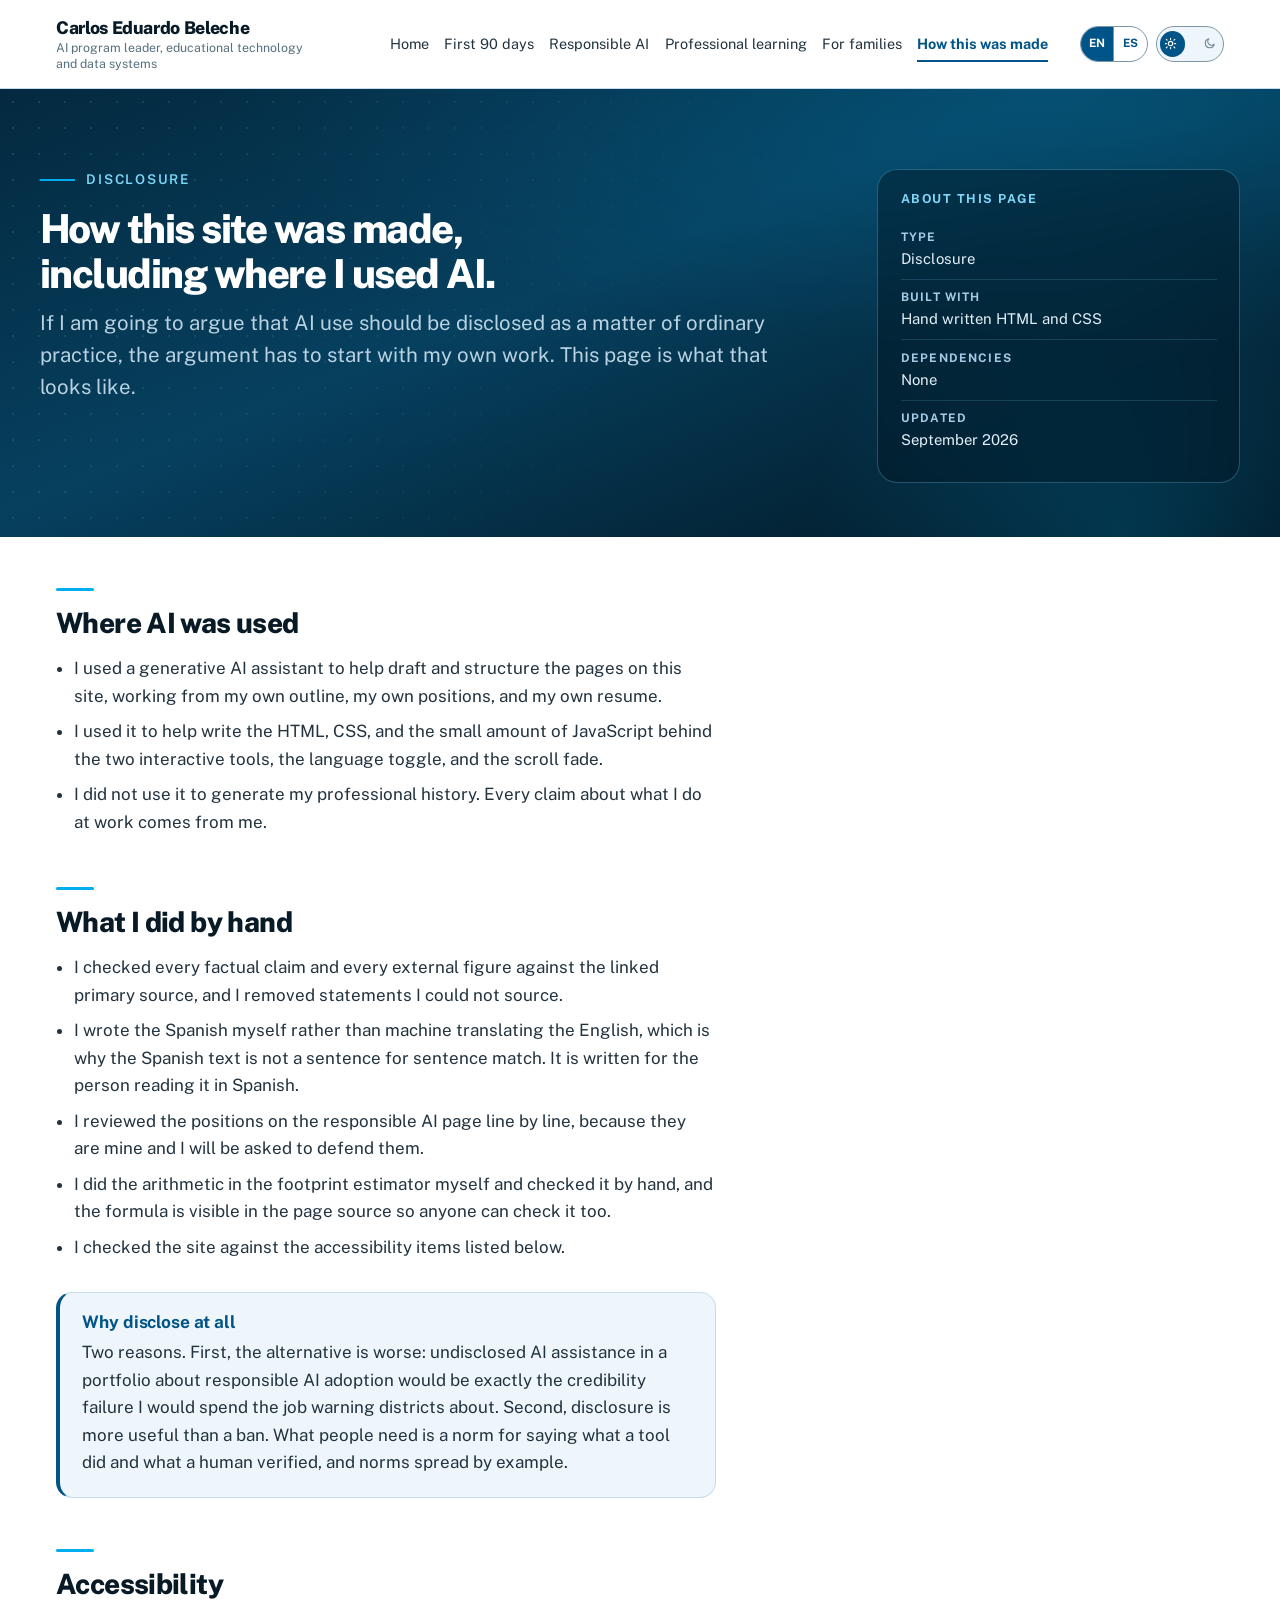
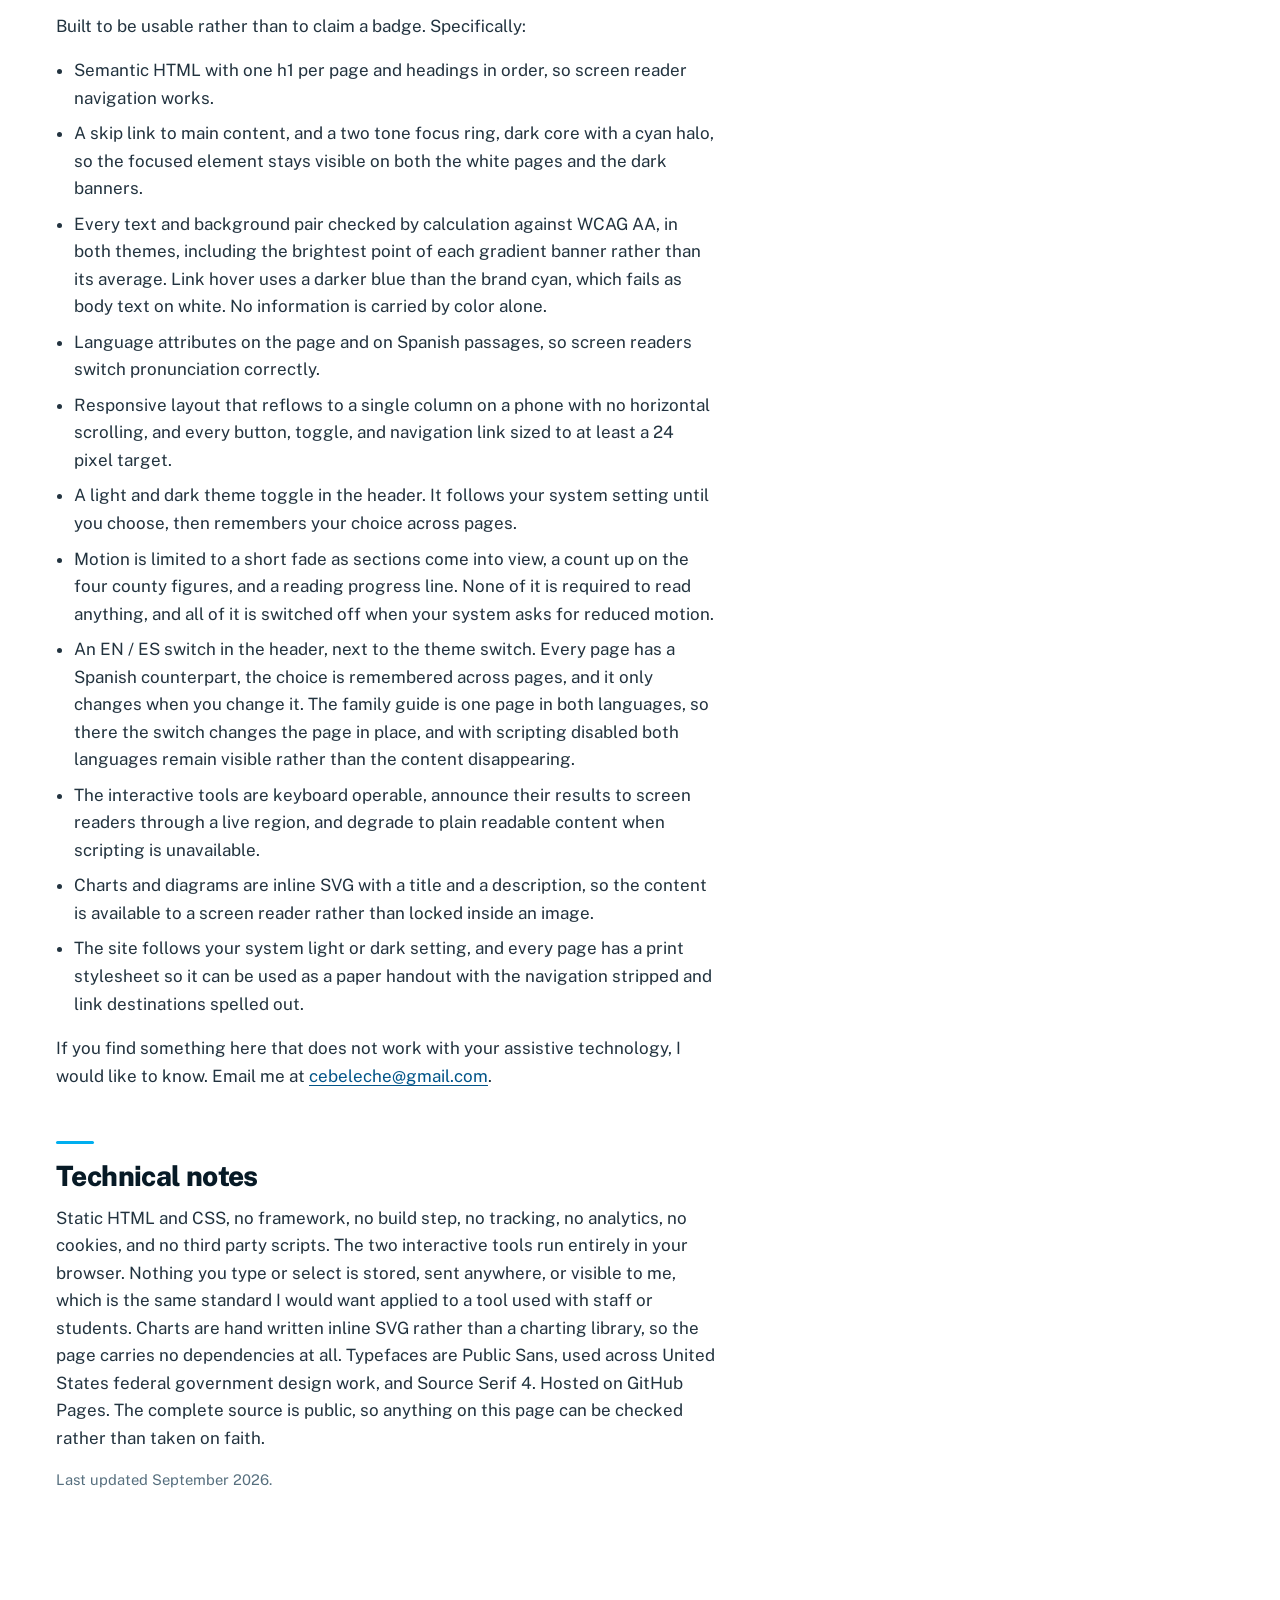
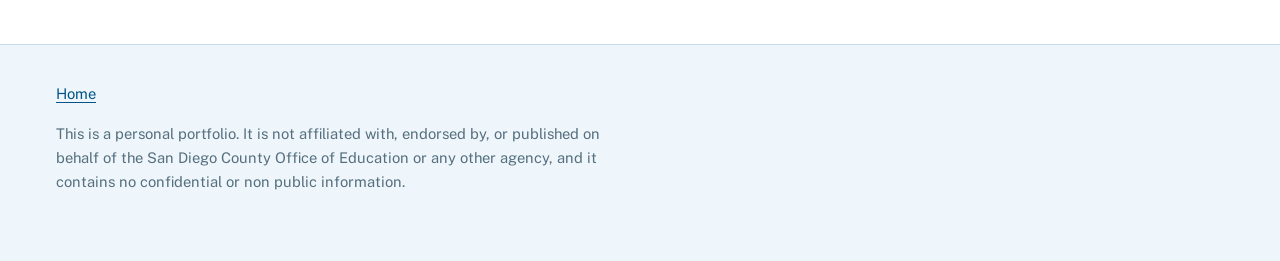
<file: colophon.html>
<!DOCTYPE html>
<html lang="en">
<head>
<meta charset="utf-8">
<meta name="color-scheme" content="light dark">
<meta name="viewport" content="width=device-width, initial-scale=1">
<title>How this site was made | Carlos Beleche</title>
<meta name="description" content="Disclosure of how this portfolio was built, including where AI assistance was used and what was reviewed by hand, plus an accessibility statement.">
<link rel="icon" href="data:image/svg+xml,%3Csvg xmlns='http://www.w3.org/2000/svg' viewBox='0 0 32 32'%3E%3Crect width='32' height='32' fill='%23005488'/%3E%3Cpath d='M6 22V10h4l6 8V10h4v12h-4l-6-8v8z' fill='%2300aeef'/%3E%3C/svg%3E">
<link rel="alternate" hreflang="es" href="como-se-hizo.html">
<link rel="stylesheet" href="assets/style.css?v=5">
<script>(function(){try{var t=localStorage.getItem("theme");if(t==="dark"||t==="light"){document.documentElement.setAttribute("data-theme",t);}}catch(e){}})();</script>
<script>(function(){try{var l=localStorage.getItem("lang");if(!l)return;var h=document.documentElement.lang;if(l===h)return;var a=document.querySelector('link[rel="alternate"][hreflang="'+l+'"]');if(a&&a.getAttribute("href"))location.replace(a.getAttribute("href"));}catch(e){}})();</script>
</head>
<body>
<div class="progress" id="progress" aria-hidden="true"></div>
<a class="skip" href="#main">Skip to main content</a>

<header class="masthead">
  <div class="masthead-inner">
    <a class="wordmark" href="index.html">Carlos Eduardo Beleche<span>AI program leader, educational technology and data systems</span></a>
    <nav aria-label="Main">
      <ul>
        <li><a href="index.html">Home</a></li>
        <li><a href="first-90-days.html">First 90 days</a></li>
        <li><a href="responsible-ai.html">Responsible AI</a></li>
        <li><a href="professional-learning.html">Professional learning</a></li>
        <li><a href="familias.html">For families</a></li>
        <li><a href="colophon.html" aria-current="page">How this was made</a></li>
      </ul>
    </nav>
    <div class="masthead-tools">
      <div class="lang-switch" role="group" aria-label="Language">
        <span class="on" aria-current="true">EN<span class="sr-only"> (current language)</span></span>
        <a href="como-se-hizo.html" lang="es" data-setlang="es">ES<span class="sr-only" lang="es"> Cambiar a espa&ntilde;ol</span></a>
      </div>
      <button type="button" class="theme-toggle" id="theme-toggle" role="switch" aria-checked="false">
        <span class="switch" aria-hidden="true">
          <svg class="ico ico-sun" viewBox="0 0 24 24" fill="none" stroke="currentColor" stroke-width="2.1" stroke-linecap="round"><circle cx="12" cy="12" r="4"/><path d="M12 2.6v2M12 19.4v2M4.2 4.2l1.5 1.5M18.3 18.3l1.5 1.5M2.6 12h2M19.4 12h2M4.2 19.8l1.5-1.5M18.3 5.7l1.5-1.5"/></svg>
          <svg class="ico ico-moon" viewBox="0 0 24 24" fill="none" stroke="currentColor" stroke-width="2.1" stroke-linecap="round" stroke-linejoin="round"><path d="M20.5 13.2A8.2 8.2 0 1 1 10.8 3.5a6.4 6.4 0 0 0 9.7 9.7z"/></svg>
          <span class="knob"></span>
        </span>
        <span class="sr-only">Dark theme</span>
      </button>
    </div>
  </div>
</header>

<main id="main" class="page">

  <div class="hero">
    <div class="hero-split">
      <div>
      <p class="kicker">Disclosure</p>
      <h1>How this site was made, including where I used AI.</h1>
      <p class="lede col">If I am going to argue that AI use should be disclosed as a matter of ordinary practice, the argument has to start with my own work. This page is what that looks like.</p>
      </div>
      <div class="docmeta">
        <h2>About this page</h2>
        <dl>
          <div><dt>Type</dt><dd>Disclosure</dd></div>
          <div><dt>Built with</dt><dd>Hand written HTML and CSS</dd></div>
          <div><dt>Dependencies</dt><dd>None</dd></div>
          <div><dt>Updated</dt><dd>September 2026</dd></div>
        </dl>
      </div>
    </div>
  </div>

  <h2>Where AI was used</h2>
  <ul class="plain col">
    <li>I used a generative AI assistant to help draft and structure the pages on this site, working from my own outline, my own positions, and my own resume.</li>
    <li>I used it to help write the HTML, CSS, and the small amount of JavaScript behind the two interactive tools, the language toggle, and the scroll fade.</li>
    <li>I did not use it to generate my professional history. Every claim about what I do at work comes from me.</li>
  </ul>

  <h2>What I did by hand</h2>
  <ul class="plain col">
    <li>I checked every factual claim and every external figure against the linked primary source, and I removed statements I could not source.</li>
    <li>I wrote the Spanish myself rather than machine translating the English, which is why the Spanish text is not a sentence for sentence match. It is written for the person reading it in Spanish.</li>
    <li>I reviewed the positions on the responsible AI page line by line, because they are mine and I will be asked to defend them.</li>
    <li>I did the arithmetic in the footprint estimator myself and checked it by hand, and the formula is visible in the page source so anyone can check it too.</li>
    <li>I checked the site against the accessibility items listed below.</li>
  </ul>

  <div class="callout col">
    <h3>Why disclose at all</h3>
    <p>Two reasons. First, the alternative is worse: undisclosed AI assistance in a portfolio about responsible AI adoption would be exactly the credibility failure I would spend the job warning districts about. Second, disclosure is more useful than a ban. What people need is a norm for saying what a tool did and what a human verified, and norms spread by example.</p>
  </div>

  <h2>Accessibility</h2>
  <p class="col">Built to be usable rather than to claim a badge. Specifically:</p>
  <ul class="plain col">
    <li>Semantic HTML with one h1 per page and headings in order, so screen reader navigation works.</li>
    <li>A skip link to main content, and a two tone focus ring, dark core with a cyan halo, so the focused element stays visible on both the white pages and the dark banners.</li>
    <li>Every text and background pair checked by calculation against WCAG AA, in both themes, including the brightest point of each gradient banner rather than its average. Link hover uses a darker blue than the brand cyan, which fails as body text on white. No information is carried by color alone.</li>
    <li>Language attributes on the page and on Spanish passages, so screen readers switch pronunciation correctly.</li>
    <li>Responsive layout that reflows to a single column on a phone with no horizontal scrolling, and every button, toggle, and navigation link sized to at least a 24 pixel target.</li>
      <li>A light and dark theme toggle in the header. It follows your system setting until you choose, then remembers your choice across pages.</li>
    <li>Motion is limited to a short fade as sections come into view, a count up on the four county figures, and a reading progress line. None of it is required to read anything, and all of it is switched off when your system asks for reduced motion.</li>
    <li>An EN / ES switch in the header, next to the theme switch. Every page has a Spanish counterpart, the choice is remembered across pages, and it only changes when you change it. The family guide is one page in both languages, so there the switch changes the page in place, and with scripting disabled both languages remain visible rather than the content disappearing.</li>
    <li>The interactive tools are keyboard operable, announce their results to screen readers through a live region, and degrade to plain readable content when scripting is unavailable.</li>
    <li>Charts and diagrams are inline SVG with a title and a description, so the content is available to a screen reader rather than locked inside an image.</li>
    <li>The site follows your system light or dark setting, and every page has a print stylesheet so it can be used as a paper handout with the navigation stripped and link destinations spelled out.</li>
  </ul>
  <p class="col">If you find something here that does not work with your assistive technology, I would like to know. Email me at <a href="mailto:cebeleche@gmail.com">cebeleche@gmail.com</a>.</p>

  <h2>Technical notes</h2>
  <p class="col">Static HTML and CSS, no framework, no build step, no tracking, no analytics, no cookies, and no third party scripts. The two interactive tools run entirely in your browser. Nothing you type or select is stored, sent anywhere, or visible to me, which is the same standard I would want applied to a tool used with staff or students. Charts are hand written inline SVG rather than a charting library, so the page carries no dependencies at all. Typefaces are Public Sans, used across United States federal government design work, and Source Serif 4. Hosted on GitHub Pages. The complete source is public, so anything on this page can be checked rather than taken on faith.</p>

  <p class="col meta">Last updated September 2026.</p>

</main>

<footer class="site">
  <div class="inner">
    <p><a href="index.html">Home</a></p>
    <p class="disclaim">This is a personal portfolio. It is not affiliated with, endorsed by, or published on behalf of the San Diego County Office of Education or any other agency, and it contains no confidential or non public information.</p>
  </div>
</footer>

<script src="assets/enhance.js?v=2" defer></script>

</body>
</html>
</file>
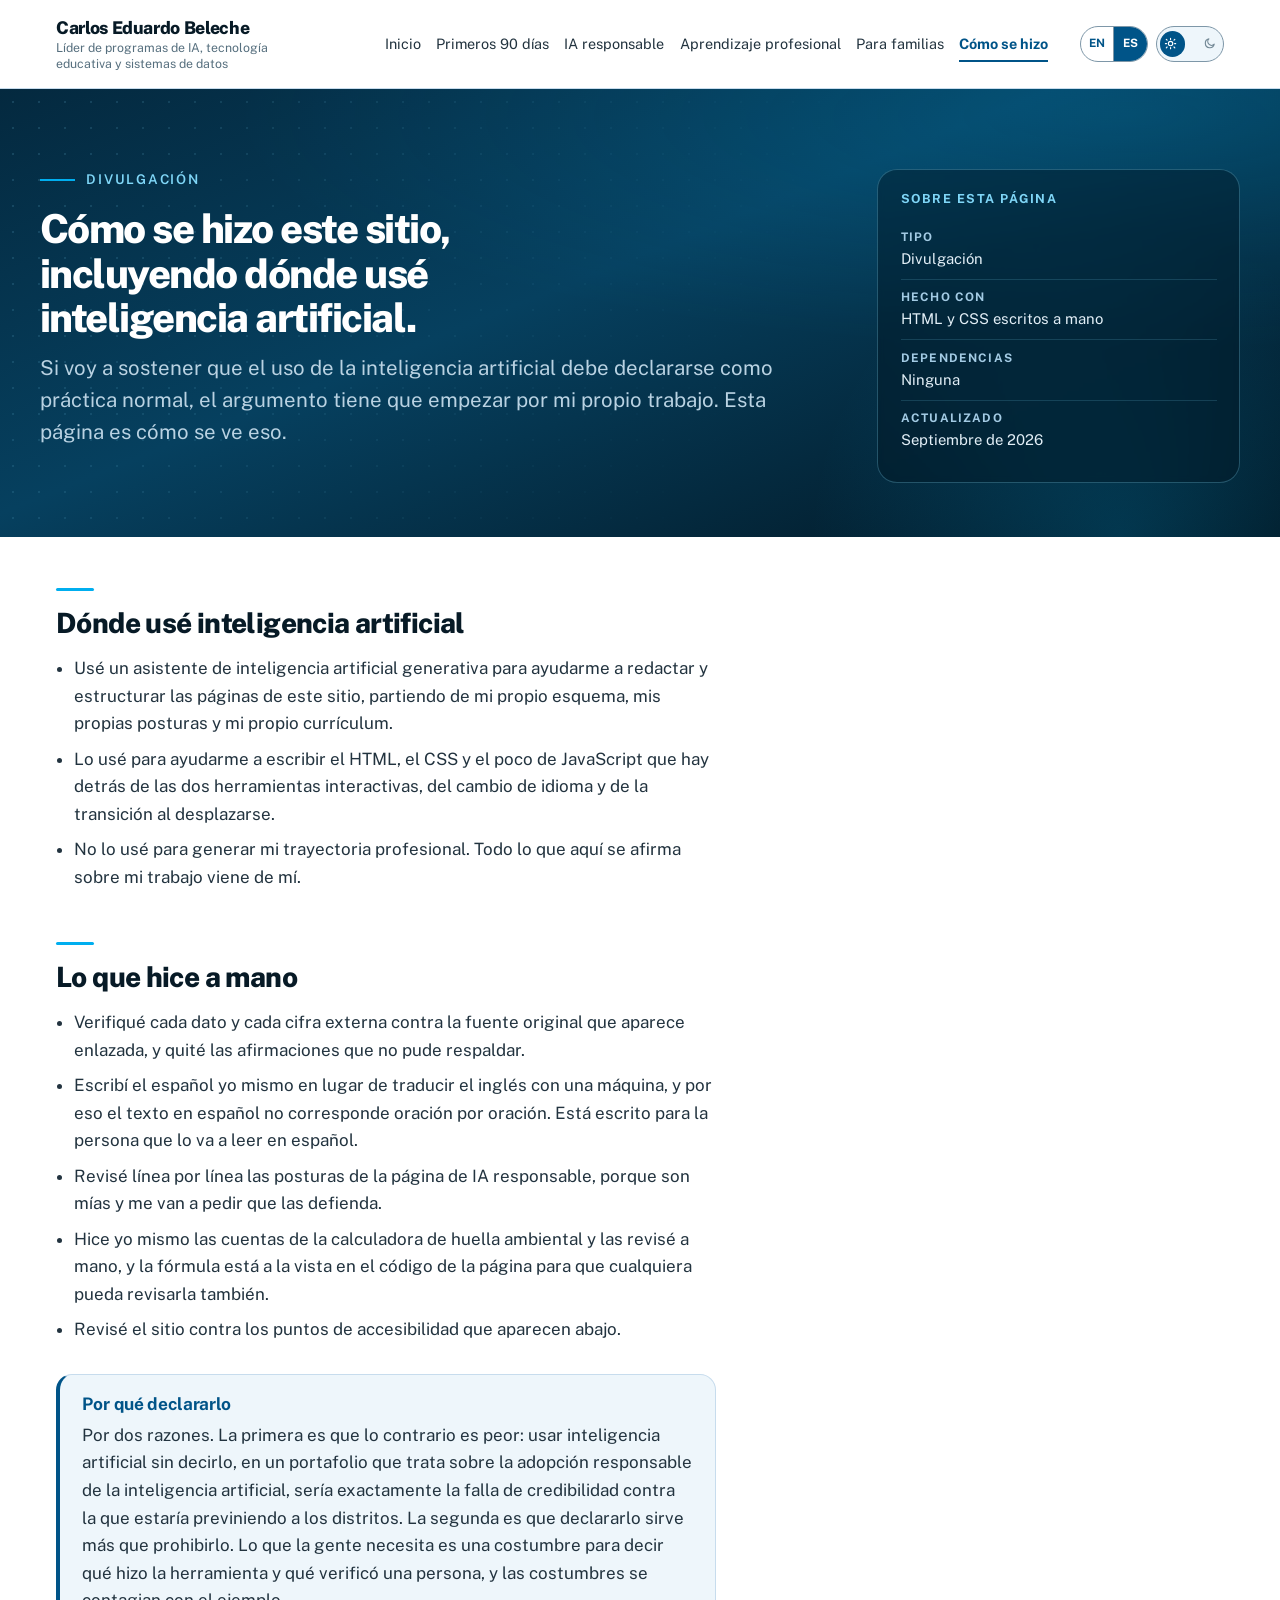
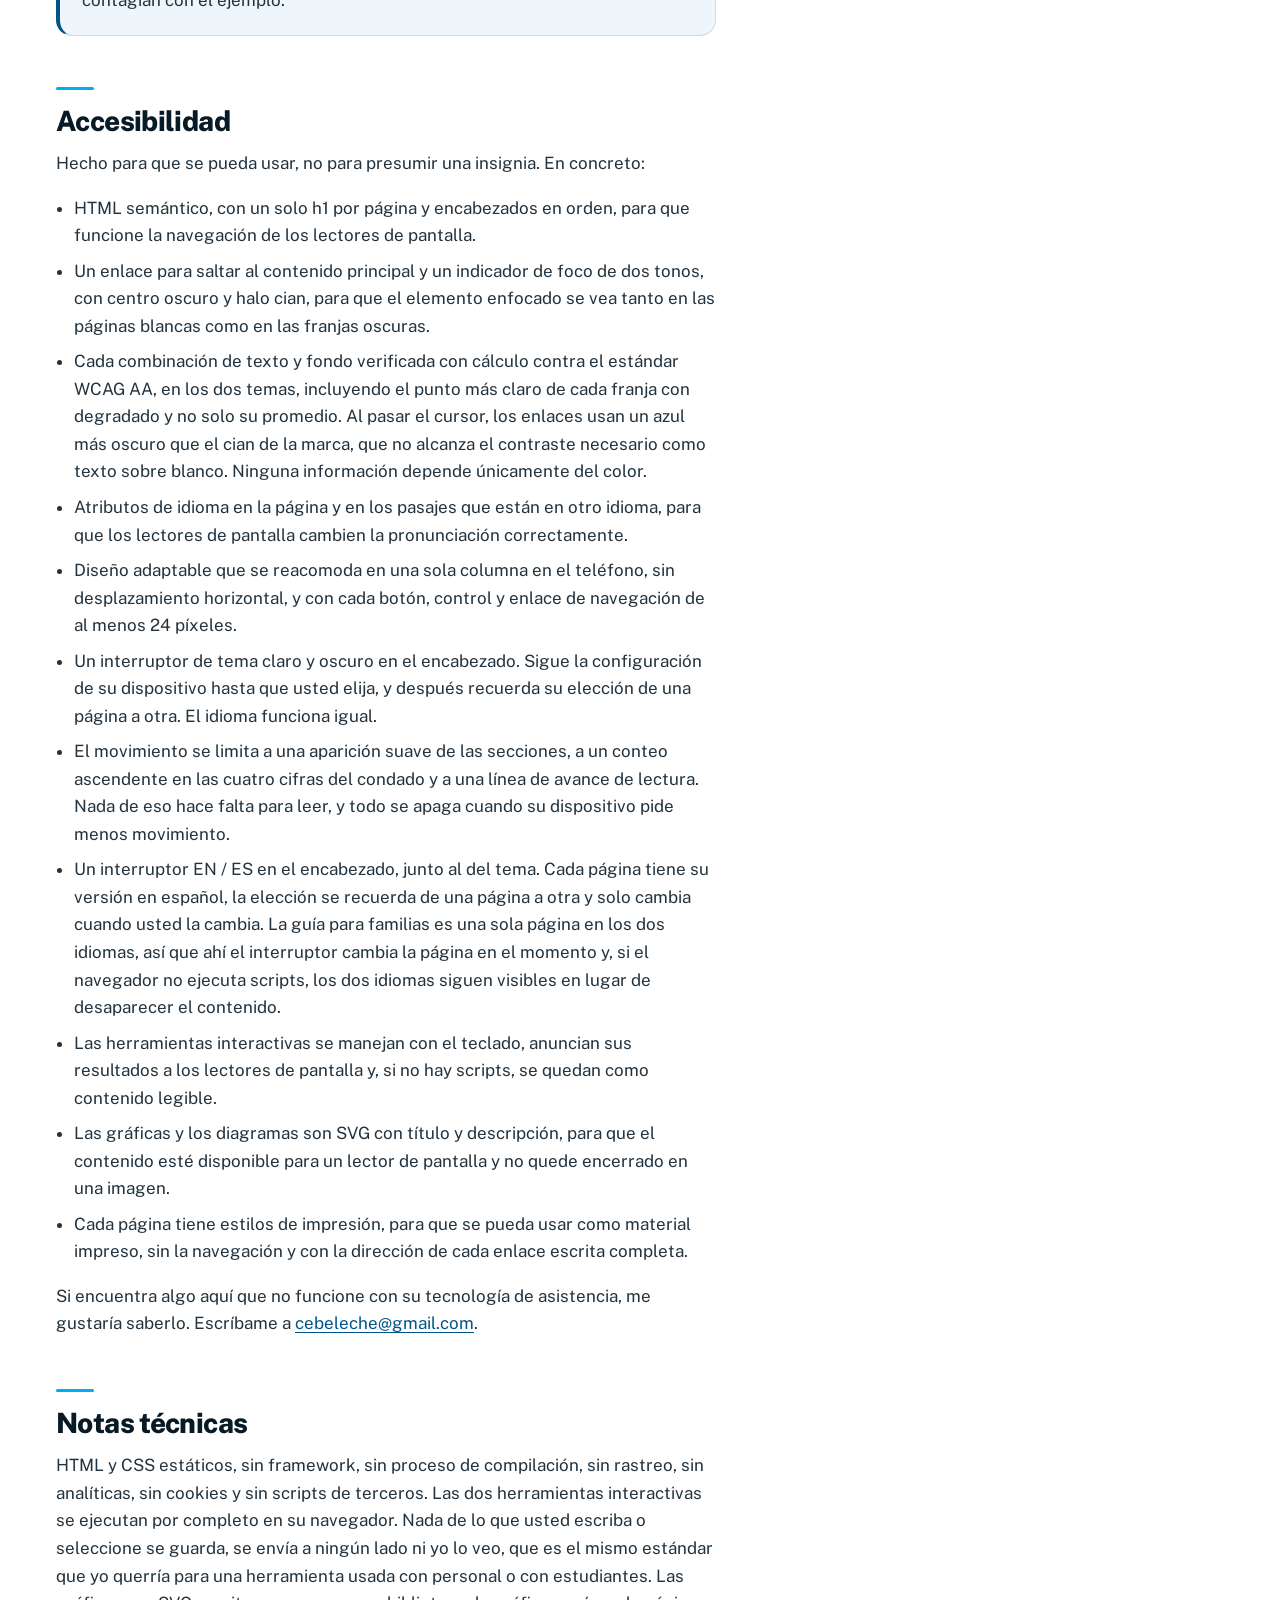
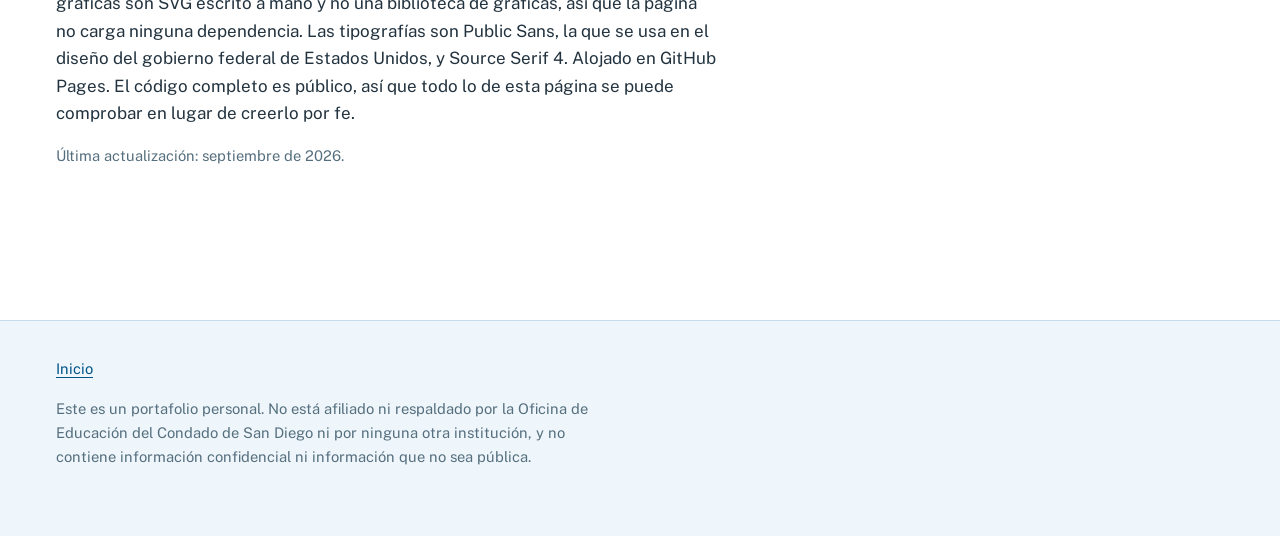
<file: como-se-hizo.html>
<!DOCTYPE html>
<html lang="es">
<head>
<meta charset="utf-8">
<meta name="color-scheme" content="light dark">
<meta name="viewport" content="width=device-width, initial-scale=1">
<title>C&oacute;mo se hizo este sitio | Carlos Beleche</title>
<meta name="description" content="D&oacute;nde us&eacute; inteligencia artificial para construir este sitio, qu&eacute; verifiqu&eacute; a mano y c&oacute;mo est&aacute; hecho para ser accesible.">
<link rel="icon" href="data:image/svg+xml,%3Csvg xmlns='http://www.w3.org/2000/svg' viewBox='0 0 32 32'%3E%3Crect width='32' height='32' fill='%23005488'/%3E%3Cpath d='M6 22V10h4l6 8V10h4v12h-4l-6-8v8z' fill='%2300aeef'/%3E%3C/svg%3E">
<link rel="alternate" hreflang="en" href="colophon.html">
<link rel="stylesheet" href="assets/style.css?v=5">
<script>(function(){try{var t=localStorage.getItem("theme");if(t==="dark"||t==="light"){document.documentElement.setAttribute("data-theme",t);}}catch(e){}})();</script>
<script>(function(){try{var l=localStorage.getItem("lang");if(!l)return;var h=document.documentElement.lang;if(l===h)return;var a=document.querySelector('link[rel="alternate"][hreflang="'+l+'"]');if(a&&a.getAttribute("href"))location.replace(a.getAttribute("href"));}catch(e){}})();</script>
</head>
<body>
<div class="progress" id="progress" aria-hidden="true"></div>
<a class="skip" href="#main">Ir al contenido principal</a>

<header class="masthead">
  <div class="masthead-inner">
    <a class="wordmark" href="es.html">Carlos Eduardo Beleche<span>L&iacute;der de programas de IA, tecnolog&iacute;a educativa y sistemas de datos</span></a>
    <nav aria-label="Principal">
      <ul>
        <li><a href="es.html">Inicio</a></li>
        <li><a href="primeros-90-dias.html">Primeros 90 d&iacute;as</a></li>
        <li><a href="ia-responsable.html">IA responsable</a></li>
        <li><a href="aprendizaje-profesional.html">Aprendizaje profesional</a></li>
        <li><a href="familias.html">Para familias</a></li>
        <li><a href="como-se-hizo.html" aria-current="page">C&oacute;mo se hizo</a></li>
      </ul>
    </nav>
    <div class="masthead-tools">
      <div class="lang-switch" role="group" aria-label="Idioma">
        <a href="colophon.html" lang="en" data-setlang="en">EN<span class="sr-only"> Switch to English</span></a>
        <span class="on" aria-current="true" lang="es">ES<span class="sr-only" lang="es"> (idioma actual)</span></span>
      </div>
      <button type="button" class="theme-toggle" id="theme-toggle" role="switch" aria-checked="false">
        <span class="switch" aria-hidden="true">
          <svg class="ico ico-sun" viewBox="0 0 24 24" fill="none" stroke="currentColor" stroke-width="2.1" stroke-linecap="round"><circle cx="12" cy="12" r="4"/><path d="M12 2.6v2M12 19.4v2M4.2 4.2l1.5 1.5M18.3 18.3l1.5 1.5M2.6 12h2M19.4 12h2M4.2 19.8l1.5-1.5M18.3 5.7l1.5-1.5"/></svg>
          <svg class="ico ico-moon" viewBox="0 0 24 24" fill="none" stroke="currentColor" stroke-width="2.1" stroke-linecap="round" stroke-linejoin="round"><path d="M20.5 13.2A8.2 8.2 0 1 1 10.8 3.5a6.4 6.4 0 0 0 9.7 9.7z"/></svg>
          <span class="knob"></span>
        </span>
        <span class="sr-only">Tema oscuro</span>
      </button>
    </div>
  </div>
</header>

<main id="main" class="page">

  <div class="hero">
    <div class="hero-split">
      <div>
      <p class="kicker">Divulgaci&oacute;n</p>
      <h1>C&oacute;mo se hizo este sitio, incluyendo d&oacute;nde us&eacute; inteligencia artificial.</h1>
      <p class="lede col">Si voy a sostener que el uso de la inteligencia artificial debe declararse como pr&aacute;ctica normal, el argumento tiene que empezar por mi propio trabajo. Esta p&aacute;gina es c&oacute;mo se ve eso.</p>
      </div>
      <div class="docmeta">
        <h2>Sobre esta p&aacute;gina</h2>
        <dl>
          <div><dt>Tipo</dt><dd>Divulgaci&oacute;n</dd></div>
          <div><dt>Hecho con</dt><dd>HTML y CSS escritos a mano</dd></div>
          <div><dt>Dependencias</dt><dd>Ninguna</dd></div>
          <div><dt>Actualizado</dt><dd>Septiembre de 2026</dd></div>
        </dl>
      </div>
    </div>
  </div>

  <h2>D&oacute;nde us&eacute; inteligencia artificial</h2>
  <ul class="plain col">
    <li>Us&eacute; un asistente de inteligencia artificial generativa para ayudarme a redactar y estructurar las p&aacute;ginas de este sitio, partiendo de mi propio esquema, mis propias posturas y mi propio curr&iacute;culum.</li>
    <li>Lo us&eacute; para ayudarme a escribir el HTML, el CSS y el poco de JavaScript que hay detr&aacute;s de las dos herramientas interactivas, del cambio de idioma y de la transici&oacute;n al desplazarse.</li>
    <li>No lo us&eacute; para generar mi trayectoria profesional. Todo lo que aqu&iacute; se afirma sobre mi trabajo viene de m&iacute;.</li>
  </ul>

  <h2>Lo que hice a mano</h2>
  <ul class="plain col">
    <li>Verifiqu&eacute; cada dato y cada cifra externa contra la fuente original que aparece enlazada, y quit&eacute; las afirmaciones que no pude respaldar.</li>
    <li>Escrib&iacute; el espa&ntilde;ol yo mismo en lugar de traducir el ingl&eacute;s con una m&aacute;quina, y por eso el texto en espa&ntilde;ol no corresponde oraci&oacute;n por oraci&oacute;n. Est&aacute; escrito para la persona que lo va a leer en espa&ntilde;ol.</li>
    <li>Revis&eacute; l&iacute;nea por l&iacute;nea las posturas de la p&aacute;gina de IA responsable, porque son m&iacute;as y me van a pedir que las defienda.</li>
    <li>Hice yo mismo las cuentas de la calculadora de huella ambiental y las revis&eacute; a mano, y la f&oacute;rmula est&aacute; a la vista en el c&oacute;digo de la p&aacute;gina para que cualquiera pueda revisarla tambi&eacute;n.</li>
    <li>Revis&eacute; el sitio contra los puntos de accesibilidad que aparecen abajo.</li>
  </ul>

  <div class="callout col">
    <h3>Por qu&eacute; declararlo</h3>
    <p>Por dos razones. La primera es que lo contrario es peor: usar inteligencia artificial sin decirlo, en un portafolio que trata sobre la adopci&oacute;n responsable de la inteligencia artificial, ser&iacute;a exactamente la falla de credibilidad contra la que estar&iacute;a previniendo a los distritos. La segunda es que declararlo sirve m&aacute;s que prohibirlo. Lo que la gente necesita es una costumbre para decir qu&eacute; hizo la herramienta y qu&eacute; verific&oacute; una persona, y las costumbres se contagian con el ejemplo.</p>
  </div>

  <h2>Accesibilidad</h2>
  <p class="col">Hecho para que se pueda usar, no para presumir una insignia. En concreto:</p>
  <ul class="plain col">
    <li>HTML sem&aacute;ntico, con un solo h1 por p&aacute;gina y encabezados en orden, para que funcione la navegaci&oacute;n de los lectores de pantalla.</li>
    <li>Un enlace para saltar al contenido principal y un indicador de foco de dos tonos, con centro oscuro y halo cian, para que el elemento enfocado se vea tanto en las p&aacute;ginas blancas como en las franjas oscuras.</li>
    <li>Cada combinaci&oacute;n de texto y fondo verificada con c&aacute;lculo contra el est&aacute;ndar WCAG AA, en los dos temas, incluyendo el punto m&aacute;s claro de cada franja con degradado y no solo su promedio. Al pasar el cursor, los enlaces usan un azul m&aacute;s oscuro que el cian de la marca, que no alcanza el contraste necesario como texto sobre blanco. Ninguna informaci&oacute;n depende &uacute;nicamente del color.</li>
    <li>Atributos de idioma en la p&aacute;gina y en los pasajes que est&aacute;n en otro idioma, para que los lectores de pantalla cambien la pronunciaci&oacute;n correctamente.</li>
    <li>Dise&ntilde;o adaptable que se reacomoda en una sola columna en el tel&eacute;fono, sin desplazamiento horizontal, y con cada bot&oacute;n, control y enlace de navegaci&oacute;n de al menos 24 p&iacute;xeles.</li>
      <li>Un interruptor de tema claro y oscuro en el encabezado. Sigue la configuraci&oacute;n de su dispositivo hasta que usted elija, y despu&eacute;s recuerda su elecci&oacute;n de una p&aacute;gina a otra. El idioma funciona igual.</li>
    <li>El movimiento se limita a una aparici&oacute;n suave de las secciones, a un conteo ascendente en las cuatro cifras del condado y a una l&iacute;nea de avance de lectura. Nada de eso hace falta para leer, y todo se apaga cuando su dispositivo pide menos movimiento.</li>
    <li>Un interruptor EN / ES en el encabezado, junto al del tema. Cada p&aacute;gina tiene su versi&oacute;n en espa&ntilde;ol, la elecci&oacute;n se recuerda de una p&aacute;gina a otra y solo cambia cuando usted la cambia. La gu&iacute;a para familias es una sola p&aacute;gina en los dos idiomas, as&iacute; que ah&iacute; el interruptor cambia la p&aacute;gina en el momento y, si el navegador no ejecuta scripts, los dos idiomas siguen visibles en lugar de desaparecer el contenido.</li>
    <li>Las herramientas interactivas se manejan con el teclado, anuncian sus resultados a los lectores de pantalla y, si no hay scripts, se quedan como contenido legible.</li>
    <li>Las gr&aacute;ficas y los diagramas son SVG con t&iacute;tulo y descripci&oacute;n, para que el contenido est&eacute; disponible para un lector de pantalla y no quede encerrado en una imagen.</li>
    <li>Cada p&aacute;gina tiene estilos de impresi&oacute;n, para que se pueda usar como material impreso, sin la navegaci&oacute;n y con la direcci&oacute;n de cada enlace escrita completa.</li>
  </ul>
  <p class="col">Si encuentra algo aqu&iacute; que no funcione con su tecnolog&iacute;a de asistencia, me gustar&iacute;a saberlo. Escr&iacute;bame a <a href="mailto:cebeleche@gmail.com">cebeleche@gmail.com</a>.</p>

  <h2>Notas t&eacute;cnicas</h2>
  <p class="col">HTML y CSS est&aacute;ticos, sin framework, sin proceso de compilaci&oacute;n, sin rastreo, sin anal&iacute;ticas, sin cookies y sin scripts de terceros. Las dos herramientas interactivas se ejecutan por completo en su navegador. Nada de lo que usted escriba o seleccione se guarda, se env&iacute;a a ning&uacute;n lado ni yo lo veo, que es el mismo est&aacute;ndar que yo querr&iacute;a para una herramienta usada con personal o con estudiantes. Las gr&aacute;ficas son SVG escrito a mano y no una biblioteca de gr&aacute;ficas, as&iacute; que la p&aacute;gina no carga ninguna dependencia. Las tipograf&iacute;as son Public Sans, la que se usa en el dise&ntilde;o del gobierno federal de Estados Unidos, y Source Serif 4. Alojado en GitHub Pages. El c&oacute;digo completo es p&uacute;blico, as&iacute; que todo lo de esta p&aacute;gina se puede comprobar en lugar de creerlo por fe.</p>

  <p class="col meta">&Uacute;ltima actualizaci&oacute;n: septiembre de 2026.</p>

</main>

<footer class="site">
  <div class="inner">
    <p><a href="es.html">Inicio</a></p>
    <p class="disclaim">Este es un portafolio personal. No est&aacute; afiliado ni respaldado por la Oficina de Educaci&oacute;n del Condado de San Diego ni por ninguna otra instituci&oacute;n, y no contiene informaci&oacute;n confidencial ni informaci&oacute;n que no sea p&uacute;blica.</p>
  </div>
</footer>

<script src="assets/enhance.js?v=2" defer></script>

</body>
</html>
</file>
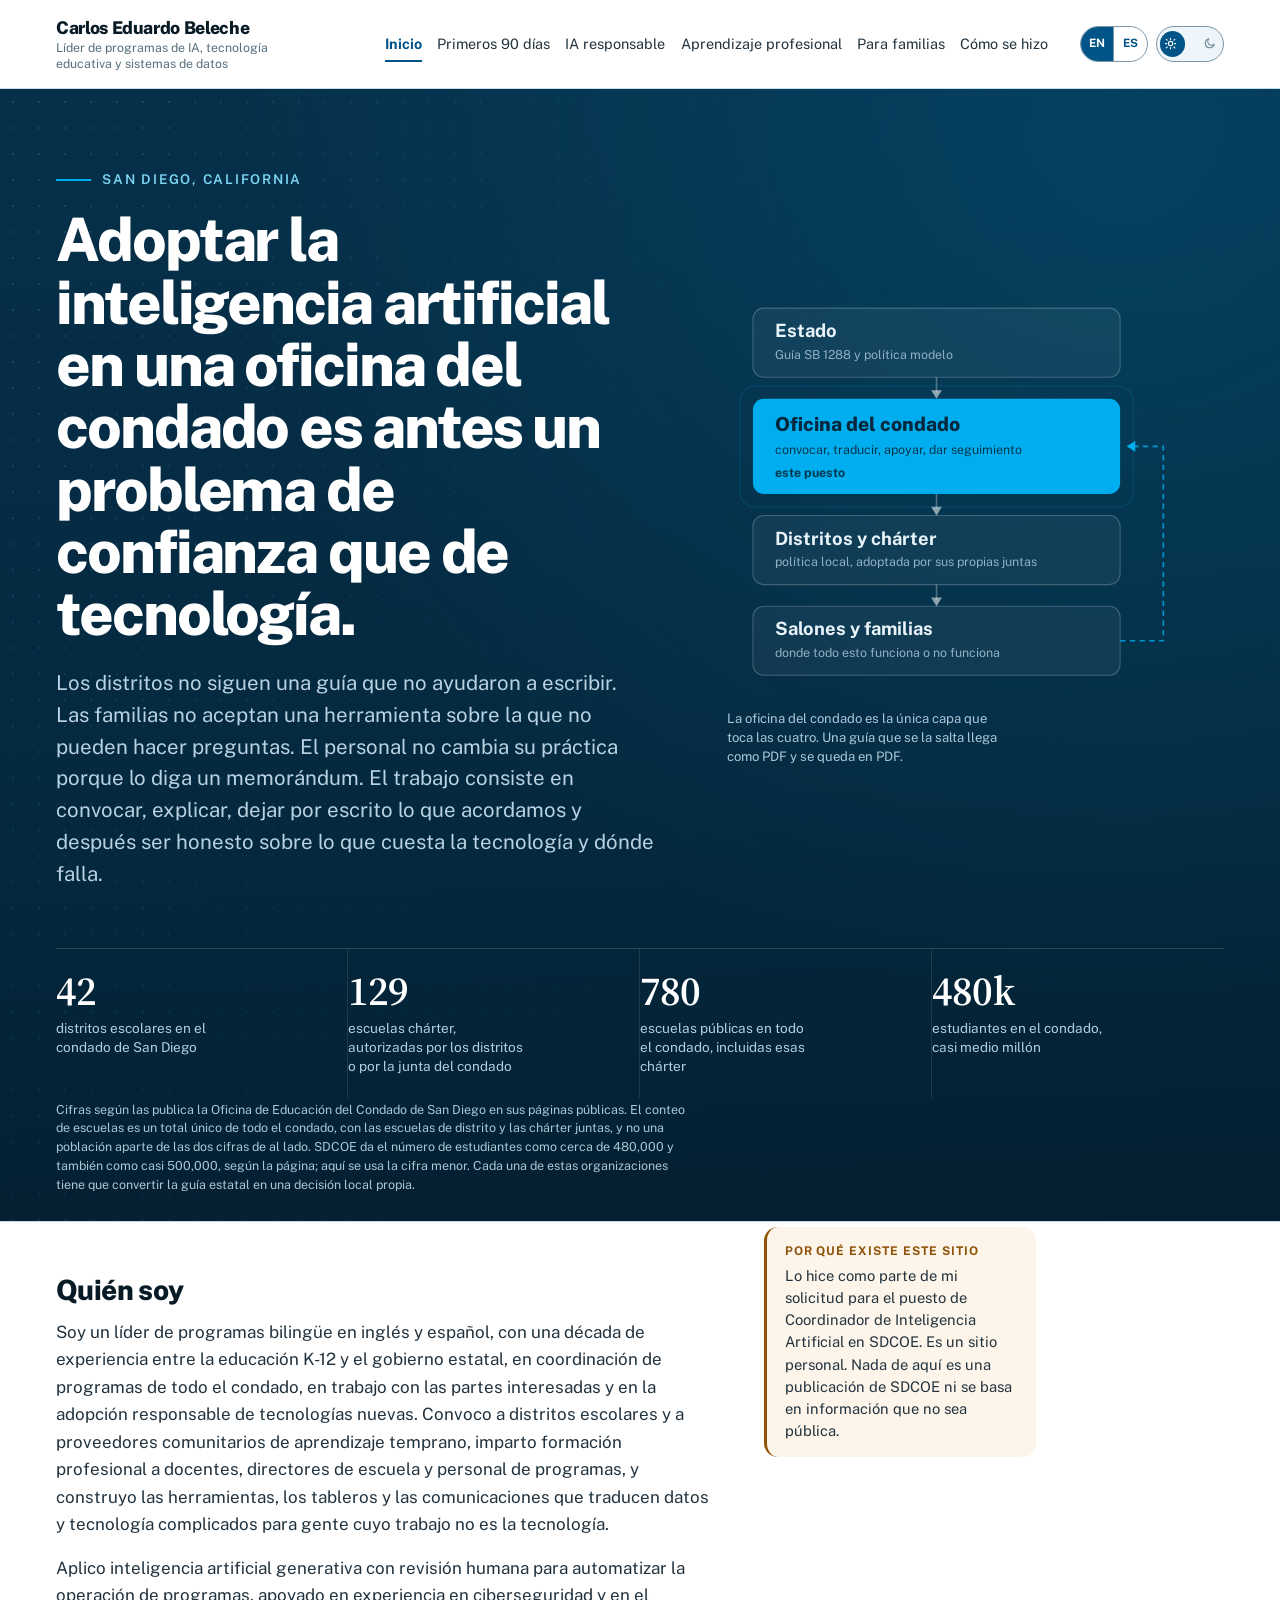
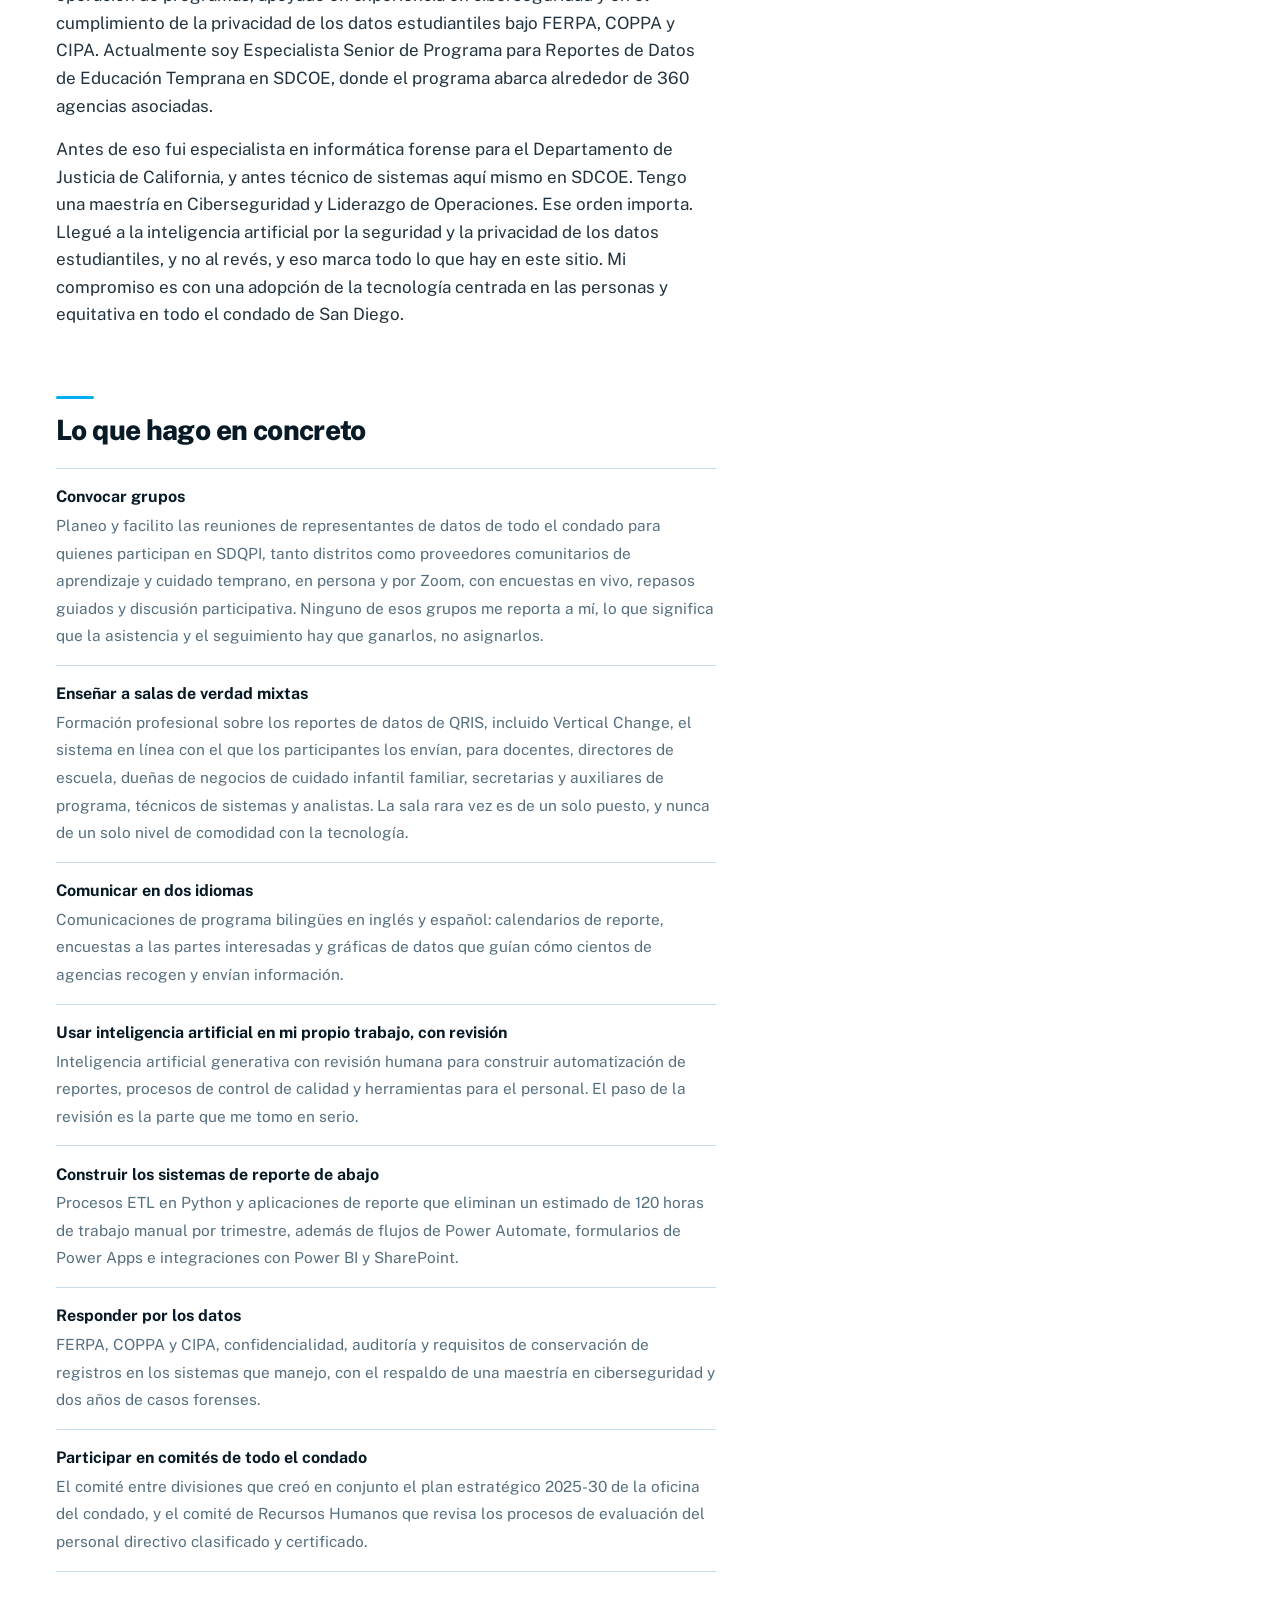
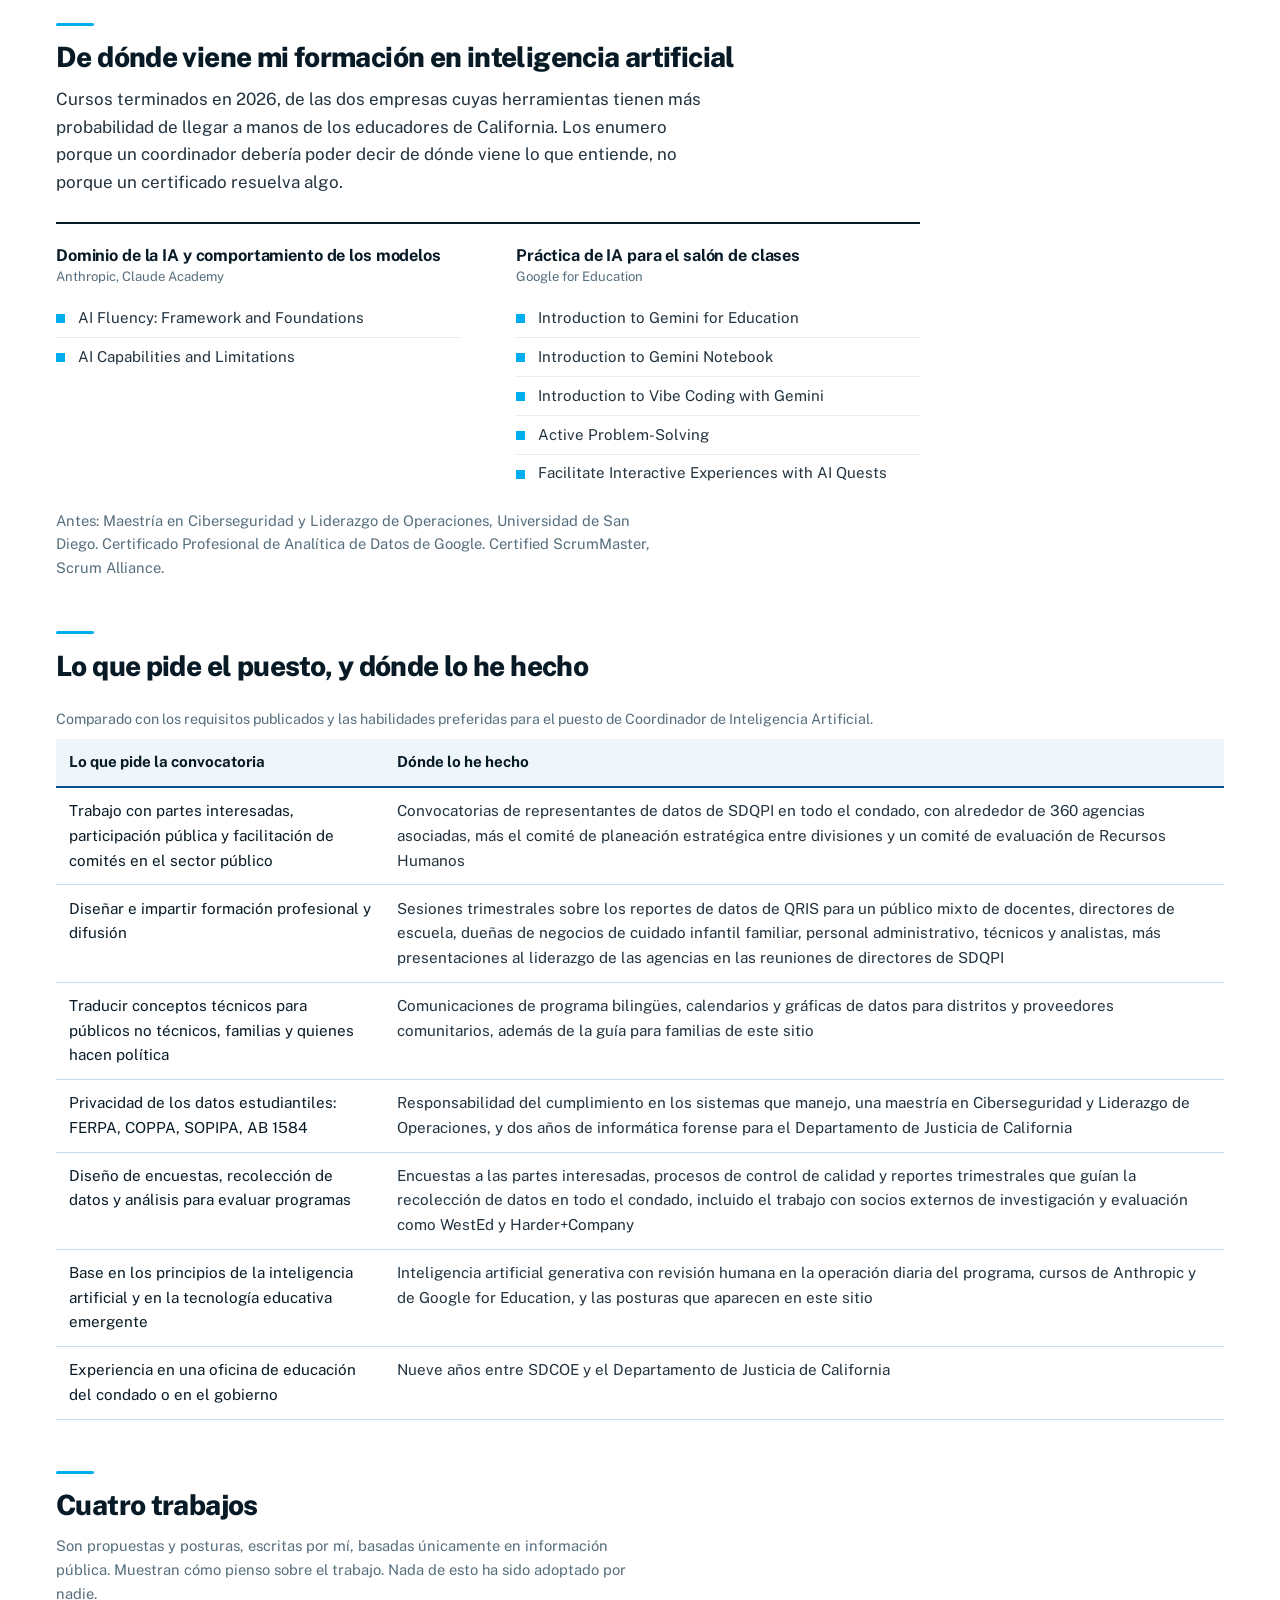
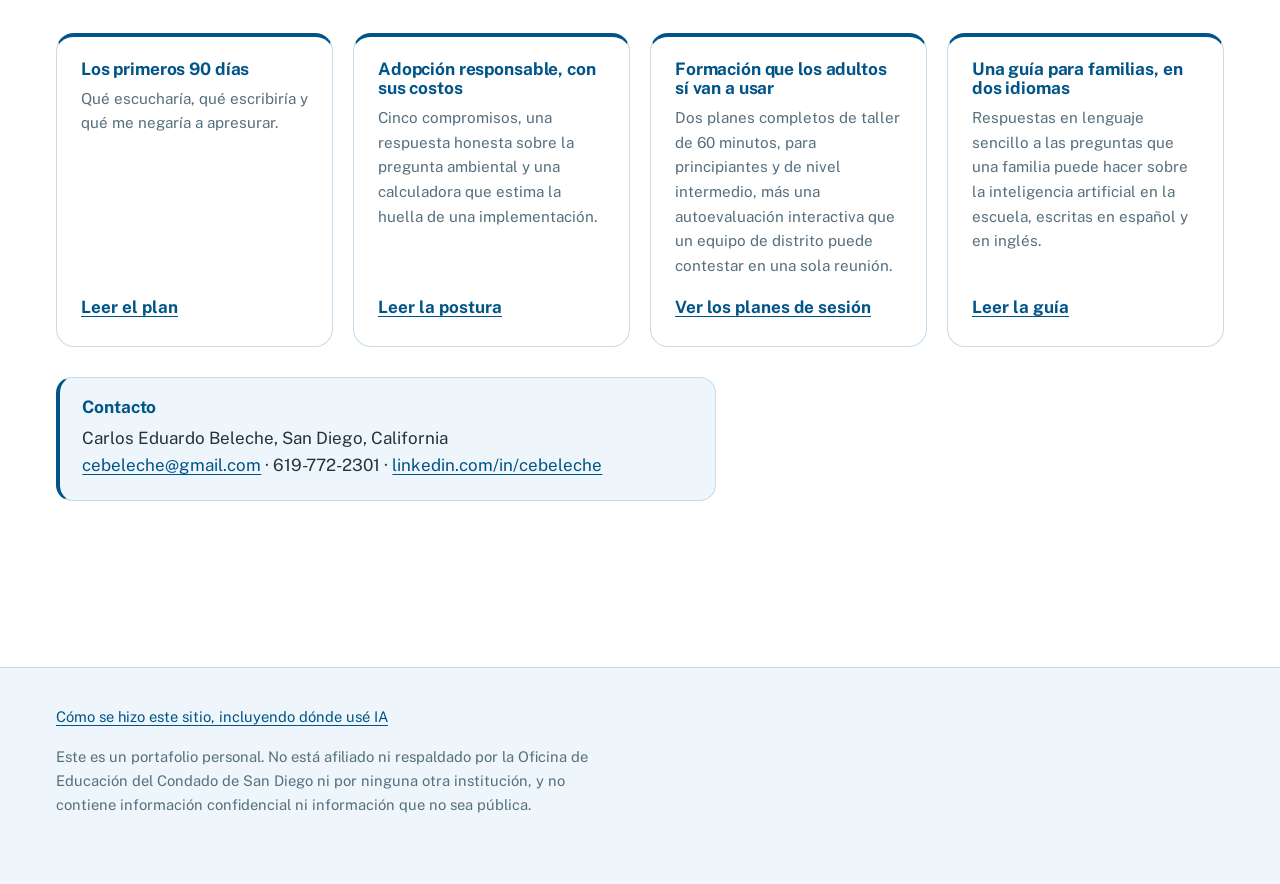
<file: es.html>
<!DOCTYPE html>
<html lang="es">
<head>
<meta charset="utf-8">
<meta name="viewport" content="width=device-width, initial-scale=1">
<title>Carlos Beleche | Adopci&oacute;n de la IA en la educaci&oacute;n p&uacute;blica</title>
<meta name="description" content="L&iacute;der biling&uuml;e de programas en la Oficina de Educaci&oacute;n del Condado de San Diego. Coordinaci&oacute;n de programas, formaci&oacute;n profesional y adopci&oacute;n responsable de la inteligencia artificial.">
<meta name="color-scheme" content="light dark">
<link rel="icon" href="data:image/svg+xml,%3Csvg xmlns='http://www.w3.org/2000/svg' viewBox='0 0 32 32'%3E%3Crect width='32' height='32' fill='%23005488'/%3E%3Cpath d='M6 22V10h4l6 8V10h4v12h-4l-6-8v8z' fill='%2300aeef'/%3E%3C/svg%3E">
<link rel="alternate" hreflang="es" href="es.html">
<link rel="alternate" hreflang="en" href="index.html">
<link rel="stylesheet" href="assets/style.css?v=5">
<script>(function(){try{var t=localStorage.getItem("theme");if(t==="dark"||t==="light"){document.documentElement.setAttribute("data-theme",t);}}catch(e){}})();</script>
<script>(function(){try{var l=localStorage.getItem("lang");if(!l)return;var h=document.documentElement.lang;if(l===h)return;var a=document.querySelector('link[rel="alternate"][hreflang="'+l+'"]');if(a&&a.getAttribute("href"))location.replace(a.getAttribute("href"));}catch(e){}})();</script>
</head>
<body>
<div class="progress" id="progress" aria-hidden="true"></div>
<a class="skip" href="#main">Ir al contenido principal</a>

<header class="masthead">
  <div class="masthead-inner">
    <a class="wordmark" href="es.html">Carlos Eduardo Beleche<span>L&iacute;der de programas de IA, tecnolog&iacute;a educativa y sistemas de datos</span></a>
    <nav aria-label="Principal">
      <ul>
        <li><a href="es.html" aria-current="page">Inicio</a></li>
        <li><a href="primeros-90-dias.html">Primeros 90 d&iacute;as</a></li>
        <li><a href="ia-responsable.html">IA responsable</a></li>
        <li><a href="aprendizaje-profesional.html">Aprendizaje profesional</a></li>
        <li><a href="familias.html">Para familias</a></li>
        <li><a href="como-se-hizo.html">C&oacute;mo se hizo</a></li>
      </ul>
    </nav>
    <div class="masthead-tools">
      <div class="lang-switch" role="group" aria-label="Language">
        <span class="on" aria-current="true">EN<span class="sr-only"> (current language)</span></span>
        <a href="es.html" lang="es" data-setlang="es">ES<span class="sr-only" lang="es"> Cambiar a espa&ntilde;ol</span></a>
      </div>
      <button type="button" class="theme-toggle" id="theme-toggle" role="switch" aria-checked="false">
        <span class="switch" aria-hidden="true">
          <svg class="ico ico-sun" viewBox="0 0 24 24" fill="none" stroke="currentColor" stroke-width="2.1" stroke-linecap="round"><circle cx="12" cy="12" r="4"/><path d="M12 2.6v2M12 19.4v2M4.2 4.2l1.5 1.5M18.3 18.3l1.5 1.5M2.6 12h2M19.4 12h2M4.2 19.8l1.5-1.5M18.3 5.7l1.5-1.5"/></svg>
          <svg class="ico ico-moon" viewBox="0 0 24 24" fill="none" stroke="currentColor" stroke-width="2.1" stroke-linecap="round" stroke-linejoin="round"><path d="M20.5 13.2A8.2 8.2 0 1 1 10.8 3.5a6.4 6.4 0 0 0 9.7 9.7z"/></svg>
          <span class="knob"></span>
        </span>
        <span class="sr-only">Tema oscuro</span>
      </button>
    </div>
  </div>
</header>

<main id="main">

  <section class="lead">
    <div class="lead-inner">
      <div class="lead-split">
        <div>
          <p class="kicker">San Diego, California</p>
          <h1>Adoptar la inteligencia artificial en una oficina del condado es antes un problema de confianza que de tecnolog&iacute;a.</h1>
          <p class="lede">Los distritos no siguen una gu&iacute;a que no ayudaron a escribir. Las familias no aceptan una herramienta sobre la que no pueden hacer preguntas. El personal no cambia su pr&aacute;ctica porque lo diga un memor&aacute;ndum. El trabajo consiste en convocar, explicar, dejar por escrito lo que acordamos y despu&eacute;s ser honesto sobre lo que cuesta la tecnolog&iacute;a y d&oacute;nde falla.</p>
        </div>

        <figure class="lead-figure">
          <svg viewBox="0 0 460 372" role="img" aria-labelledby="stacktitle stackdesc">
            <title id="stacktitle">C&oacute;mo llega la gu&iacute;a estatal sobre inteligencia artificial a un sal&oacute;n de clases</title>
            <desc id="stackdesc">Cuatro capas apiladas. Arriba, la ley estatal y la gu&iacute;a del Departamento de Educaci&oacute;n de California. Debajo, resaltada, la oficina del condado, que convoca, traduce y apoya. M&aacute;s abajo, los distritos y las escuelas ch&aacute;rter, que adoptan su pol&iacute;tica local por medio de sus propias juntas. Hasta abajo, los salones de clases y las familias, donde ocurre la pr&aacute;ctica. Una l&iacute;nea punteada de regreso lleva lo que pasa en los salones de vuelta a la oficina del condado.</desc>

            <!-- connectors -->
            <g stroke="rgba(255,255,255,.3)" stroke-width="1.5" fill="none">
              <path d="M194 78 V92"/>
              <path d="M194 186 V200"/>
              <path d="M194 270 V284"/>
            </g>
            <g fill="rgba(255,255,255,.55)">
              <path d="M194 98 l-5 -8 h10 z"/>
              <path d="M194 206 l-5 -8 h10 z"/>
              <path d="M194 290 l-5 -8 h10 z"/>
            </g>

            <!-- state -->
            <rect x="24" y="14" width="340" height="64" rx="10" fill="rgba(255,255,255,.05)" stroke="rgba(255,255,255,.22)"/>
            <text x="44" y="41" fill="#e8f3fa" font-family="Public Sans, sans-serif" font-size="17" font-weight="700">Estado</text>
            <text x="44" y="61" fill="#8fb0c4" font-family="Public Sans, sans-serif" font-size="11.5">Gu&iacute;a SB 1288 y pol&iacute;tica modelo</text>

            <!-- county office, the lit layer -->
            <g class="beam" aria-hidden="true">
              <rect x="12" y="86" width="364" height="112" rx="14" fill="none" stroke="#00aeef" stroke-width="1" opacity=".38"/>
            </g>
            <rect x="24" y="98" width="340" height="88" rx="10" fill="#00aeef"/>
            <text x="44" y="128" fill="#04293f" font-family="Public Sans, sans-serif" font-size="18" font-weight="800">Oficina del condado</text>
            <text x="44" y="149" fill="#04384f" font-family="Public Sans, sans-serif" font-size="11.5">convocar, traducir, apoyar, dar seguimiento</text>
            <text x="44" y="170" fill="#04384f" font-family="Public Sans, sans-serif" font-size="11.5" font-weight="700">este puesto</text>

            <!-- districts -->
            <rect x="24" y="206" width="340" height="64" rx="10" fill="rgba(255,255,255,.05)" stroke="rgba(255,255,255,.22)"/>
            <text x="44" y="233" fill="#e8f3fa" font-family="Public Sans, sans-serif" font-size="17" font-weight="700">Distritos y ch&aacute;rter</text>
            <text x="44" y="253" fill="#8fb0c4" font-family="Public Sans, sans-serif" font-size="11.5">pol&iacute;tica local, adoptada por sus propias juntas</text>

            <!-- classrooms -->
            <rect x="24" y="290" width="340" height="64" rx="10" fill="rgba(255,255,255,.05)" stroke="rgba(255,255,255,.22)"/>
            <text x="44" y="317" fill="#e8f3fa" font-family="Public Sans, sans-serif" font-size="17" font-weight="700">Salones y familias</text>
            <text x="44" y="337" fill="#8fb0c4" font-family="Public Sans, sans-serif" font-size="11.5">donde todo esto funciona o no funciona</text>

            <!-- return path -->
            <path d="M364 322 H404 V142 H376" fill="none" stroke="#00aeef" stroke-width="1.5" stroke-dasharray="5 4" opacity=".8"/>
            <path d="M370 142 l8 -5 v10 z" fill="#00aeef"/>
          </svg>
          <figcaption>La oficina del condado es la &uacute;nica capa que toca las cuatro. Una gu&iacute;a que se la salta llega como PDF y se queda en PDF.</figcaption>
        </figure>
      </div>

      <div class="figures">
        <dl>
          <div><dt>42</dt><dd>distritos escolares en el condado de San Diego</dd></div>
          <div><dt>129</dt><dd>escuelas ch&aacute;rter, autorizadas por los distritos o por la junta del condado</dd></div>
          <div><dt>780</dt><dd>escuelas p&uacute;blicas en todo el condado, incluidas esas ch&aacute;rter</dd></div>
          <div><dt>480k</dt><dd>estudiantes en el condado, casi medio mill&oacute;n</dd></div>
        </dl>
        <p class="src">Cifras seg&uacute;n las publica la Oficina de Educaci&oacute;n del Condado de San Diego en sus p&aacute;ginas p&uacute;blicas. El conteo de escuelas es un total &uacute;nico de todo el condado, con las escuelas de distrito y las ch&aacute;rter juntas, y no una poblaci&oacute;n aparte de las dos cifras de al lado. SDCOE da el n&uacute;mero de estudiantes como cerca de 480,000 y tambi&eacute;n como casi 500,000, seg&uacute;n la p&aacute;gina; aqu&iacute; se usa la cifra menor. Cada una de estas organizaciones tiene que convertir la gu&iacute;a estatal en una decisi&oacute;n local propia.</p>
      </div>
    </div>
  </section>

  <div class="page">

    <div class="with-notes">
      <div class="flow">
        <h2>Qui&eacute;n soy</h2>
        <p>Soy un l&iacute;der de programas biling&uuml;e en ingl&eacute;s y espa&ntilde;ol, con una d&eacute;cada de experiencia entre la educaci&oacute;n K-12 y el gobierno estatal, en coordinaci&oacute;n de programas de todo el condado, en trabajo con las partes interesadas y en la adopci&oacute;n responsable de tecnolog&iacute;as nuevas. Convoco a distritos escolares y a proveedores comunitarios de aprendizaje temprano, imparto formaci&oacute;n profesional a docentes, directores de escuela y personal de programas, y construyo las herramientas, los tableros y las comunicaciones que traducen datos y tecnolog&iacute;a complicados para gente cuyo trabajo no es la tecnolog&iacute;a.</p>
        <p>Aplico inteligencia artificial generativa con revisi&oacute;n humana para automatizar la operaci&oacute;n de programas, apoyado en experiencia en ciberseguridad y en el cumplimiento de la privacidad de los datos estudiantiles bajo FERPA, COPPA y CIPA. Actualmente soy Especialista Senior de Programa para Reportes de Datos de Educaci&oacute;n Temprana en SDCOE, donde el programa abarca alrededor de 360 agencias asociadas.</p>
        <p>Antes de eso fui especialista en inform&aacute;tica forense para el Departamento de Justicia de California, y antes t&eacute;cnico de sistemas aqu&iacute; mismo en SDCOE. Tengo una maestr&iacute;a en Ciberseguridad y Liderazgo de Operaciones. Ese orden importa. Llegu&eacute; a la inteligencia artificial por la seguridad y la privacidad de los datos estudiantiles, y no al rev&eacute;s, y eso marca todo lo que hay en este sitio. Mi compromiso es con una adopci&oacute;n de la tecnolog&iacute;a centrada en las personas y equitativa en todo el condado de San Diego.</p>
      </div>
      <aside class="note">
        <b>Por qu&eacute; existe este sitio</b>
        <p>Lo hice como parte de mi solicitud para el puesto de Coordinador de Inteligencia Artificial en SDCOE. Es un sitio personal. Nada de aqu&iacute; es una publicaci&oacute;n de SDCOE ni se basa en informaci&oacute;n que no sea p&uacute;blica.</p>
      </aside>
    </div>

    <h2>Lo que hago en concreto</h2>
    <ul class="evidence col">
      <li><strong>Convocar grupos</strong><span>Planeo y facilito las reuniones de representantes de datos de todo el condado para quienes participan en SDQPI, tanto distritos como proveedores comunitarios de aprendizaje y cuidado temprano, en persona y por Zoom, con encuestas en vivo, repasos guiados y discusi&oacute;n participativa. Ninguno de esos grupos me reporta a m&iacute;, lo que significa que la asistencia y el seguimiento hay que ganarlos, no asignarlos.</span></li>
      <li><strong>Ense&ntilde;ar a salas de verdad mixtas</strong><span>Formaci&oacute;n profesional sobre los reportes de datos de QRIS, incluido Vertical Change, el sistema en l&iacute;nea con el que los participantes los env&iacute;an, para docentes, directores de escuela, due&ntilde;as de negocios de cuidado infantil familiar, secretarias y auxiliares de programa, t&eacute;cnicos de sistemas y analistas. La sala rara vez es de un solo puesto, y nunca de un solo nivel de comodidad con la tecnolog&iacute;a.</span></li>
      <li><strong>Comunicar en dos idiomas</strong><span>Comunicaciones de programa biling&uuml;es en ingl&eacute;s y espa&ntilde;ol: calendarios de reporte, encuestas a las partes interesadas y gr&aacute;ficas de datos que gu&iacute;an c&oacute;mo cientos de agencias recogen y env&iacute;an informaci&oacute;n.</span></li>
      <li><strong>Usar inteligencia artificial en mi propio trabajo, con revisi&oacute;n</strong><span>Inteligencia artificial generativa con revisi&oacute;n humana para construir automatizaci&oacute;n de reportes, procesos de control de calidad y herramientas para el personal. El paso de la revisi&oacute;n es la parte que me tomo en serio.</span></li>
      <li><strong>Construir los sistemas de reporte de abajo</strong><span>Procesos ETL en Python y aplicaciones de reporte que eliminan un estimado de 120 horas de trabajo manual por trimestre, adem&aacute;s de flujos de Power Automate, formularios de Power Apps e integraciones con Power BI y SharePoint.</span></li>
      <li><strong>Responder por los datos</strong><span>FERPA, COPPA y CIPA, confidencialidad, auditor&iacute;a y requisitos de conservaci&oacute;n de registros en los sistemas que manejo, con el respaldo de una maestr&iacute;a en ciberseguridad y dos a&ntilde;os de casos forenses.</span></li>
      <li><strong>Participar en comit&eacute;s de todo el condado</strong><span>El comit&eacute; entre divisiones que cre&oacute; en conjunto el plan estrat&eacute;gico 2025-30 de la oficina del condado, y el comit&eacute; de Recursos Humanos que revisa los procesos de evaluaci&oacute;n del personal directivo clasificado y certificado.</span></li>
    </ul>

    <h2>De d&oacute;nde viene mi formaci&oacute;n en inteligencia artificial</h2>
    <p class="col">Cursos terminados en 2026, de las dos empresas cuyas herramientas tienen m&aacute;s probabilidad de llegar a manos de los educadores de California. Los enumero porque un coordinador deber&iacute;a poder decir de d&oacute;nde viene lo que entiende, no porque un certificado resuelva algo.</p>

    <div class="creds">
      <section>
        <h3>Dominio de la IA y comportamiento de los modelos</h3>
        <p class="issuer">Anthropic, Claude Academy</p>
        <ul>
          <li>AI Fluency: Framework and Foundations</li>
          <li>AI Capabilities and Limitations</li>
        </ul>
      </section>
      <section>
        <h3>Pr&aacute;ctica de IA para el sal&oacute;n de clases</h3>
        <p class="issuer">Google for Education</p>
        <ul>
          <li>Introduction to Gemini for Education</li>
          <li>Introduction to Gemini Notebook</li>
          <li>Introduction to Vibe Coding with Gemini</li>
          <li>Active Problem-Solving</li>
          <li>Facilitate Interactive Experiences with AI Quests</li>
        </ul>
      </section>
    </div>

    <p class="col meta">Antes: Maestr&iacute;a en Ciberseguridad y Liderazgo de Operaciones, Universidad de San Diego. Certificado Profesional de Anal&iacute;tica de Datos de Google. Certified ScrumMaster, Scrum Alliance.</p>

    <h2>Lo que pide el puesto, y d&oacute;nde lo he hecho</h2>
    <table>
      <caption>Comparado con los requisitos publicados y las habilidades preferidas para el puesto de Coordinador de Inteligencia Artificial.</caption>
      <thead><tr><th scope="col">Lo que pide la convocatoria</th><th scope="col">D&oacute;nde lo he hecho</th></tr></thead>
      <tbody>
        <tr><td>Trabajo con partes interesadas, participaci&oacute;n p&uacute;blica y facilitaci&oacute;n de comit&eacute;s en el sector p&uacute;blico</td><td>Convocatorias de representantes de datos de SDQPI en todo el condado, con alrededor de 360 agencias asociadas, m&aacute;s el comit&eacute; de planeaci&oacute;n estrat&eacute;gica entre divisiones y un comit&eacute; de evaluaci&oacute;n de Recursos Humanos</td></tr>
        <tr><td>Dise&ntilde;ar e impartir formaci&oacute;n profesional y difusi&oacute;n</td><td>Sesiones trimestrales sobre los reportes de datos de QRIS para un p&uacute;blico mixto de docentes, directores de escuela, due&ntilde;as de negocios de cuidado infantil familiar, personal administrativo, t&eacute;cnicos y analistas, m&aacute;s presentaciones al liderazgo de las agencias en las reuniones de directores de SDQPI</td></tr>
        <tr><td>Traducir conceptos t&eacute;cnicos para p&uacute;blicos no t&eacute;cnicos, familias y quienes hacen pol&iacute;tica</td><td>Comunicaciones de programa biling&uuml;es, calendarios y gr&aacute;ficas de datos para distritos y proveedores comunitarios, adem&aacute;s de la gu&iacute;a para familias de este sitio</td></tr>
        <tr><td>Privacidad de los datos estudiantiles: FERPA, COPPA, SOPIPA, AB 1584</td><td>Responsabilidad del cumplimiento en los sistemas que manejo, una maestr&iacute;a en Ciberseguridad y Liderazgo de Operaciones, y dos a&ntilde;os de inform&aacute;tica forense para el Departamento de Justicia de California</td></tr>
        <tr><td>Dise&ntilde;o de encuestas, recolecci&oacute;n de datos y an&aacute;lisis para evaluar programas</td><td>Encuestas a las partes interesadas, procesos de control de calidad y reportes trimestrales que gu&iacute;an la recolecci&oacute;n de datos en todo el condado, incluido el trabajo con socios externos de investigaci&oacute;n y evaluaci&oacute;n como WestEd y Harder+Company</td></tr>
        <tr><td>Base en los principios de la inteligencia artificial y en la tecnolog&iacute;a educativa emergente</td><td>Inteligencia artificial generativa con revisi&oacute;n humana en la operaci&oacute;n diaria del programa, cursos de Anthropic y de Google for Education, y las posturas que aparecen en este sitio</td></tr>
        <tr><td>Experiencia en una oficina de educaci&oacute;n del condado o en el gobierno</td><td>Nueve a&ntilde;os entre SDCOE y el Departamento de Justicia de California</td></tr>
      </tbody>
    </table>

    <h2>Cuatro trabajos</h2>
    <p class="col meta">Son propuestas y posturas, escritas por m&iacute;, basadas &uacute;nicamente en informaci&oacute;n p&uacute;blica. Muestran c&oacute;mo pienso sobre el trabajo. Nada de esto ha sido adoptado por nadie.</p>

    <div class="grid">
      <article class="piece">
        <h3>Los primeros 90 d&iacute;as</h3>
        <p>Qu&eacute; escuchar&iacute;a, qu&eacute; escribir&iacute;a y qu&eacute; me negar&iacute;a a apresurar.</p>
        <a href="primeros-90-dias.html">Leer el plan</a>
      </article>
      <article class="piece">
        <h3>Adopci&oacute;n responsable, con sus costos</h3>
        <p>Cinco compromisos, una respuesta honesta sobre la pregunta ambiental y una calculadora que estima la huella de una implementaci&oacute;n.</p>
        <a href="ia-responsable.html">Leer la postura</a>
      </article>
      <article class="piece">
        <h3>Formaci&oacute;n que los adultos s&iacute; van a usar</h3>
        <p>Dos planes completos de taller de 60 minutos, para principiantes y de nivel intermedio, m&aacute;s una autoevaluaci&oacute;n interactiva que un equipo de distrito puede contestar en una sola reuni&oacute;n.</p>
        <a href="aprendizaje-profesional.html">Ver los planes de sesi&oacute;n</a>
      </article>
      <article class="piece">
        <h3>Una gu&iacute;a para familias, en dos idiomas</h3>
        <p>Respuestas en lenguaje sencillo a las preguntas que una familia puede hacer sobre la inteligencia artificial en la escuela, escritas en espa&ntilde;ol y en ingl&eacute;s.</p>
        <a href="familias.html">Leer la gu&iacute;a</a>
      </article>
    </div>

    <div class="callout col">
      <h3>Contacto</h3>
      <p>Carlos Eduardo Beleche, San Diego, California<br>
      <a href="mailto:cebeleche@gmail.com">cebeleche@gmail.com</a> &middot; 619-772-2301 &middot; <a href="https://linkedin.com/in/cebeleche">linkedin.com/in/cebeleche</a></p>
    </div>

  </div>
</main>

<footer class="site">
  <div class="inner">
    <p><a href="como-se-hizo.html">C&oacute;mo se hizo este sitio, incluyendo d&oacute;nde us&eacute; IA</a></p>
    <p class="disclaim">Este es un portafolio personal. No est&aacute; afiliado ni respaldado por la Oficina de Educaci&oacute;n del Condado de San Diego ni por ninguna otra instituci&oacute;n, y no contiene informaci&oacute;n confidencial ni informaci&oacute;n que no sea p&uacute;blica.</p>
  </div>
</footer>

<script src="assets/enhance.js?v=2" defer></script>

</body>
</html>
</file>
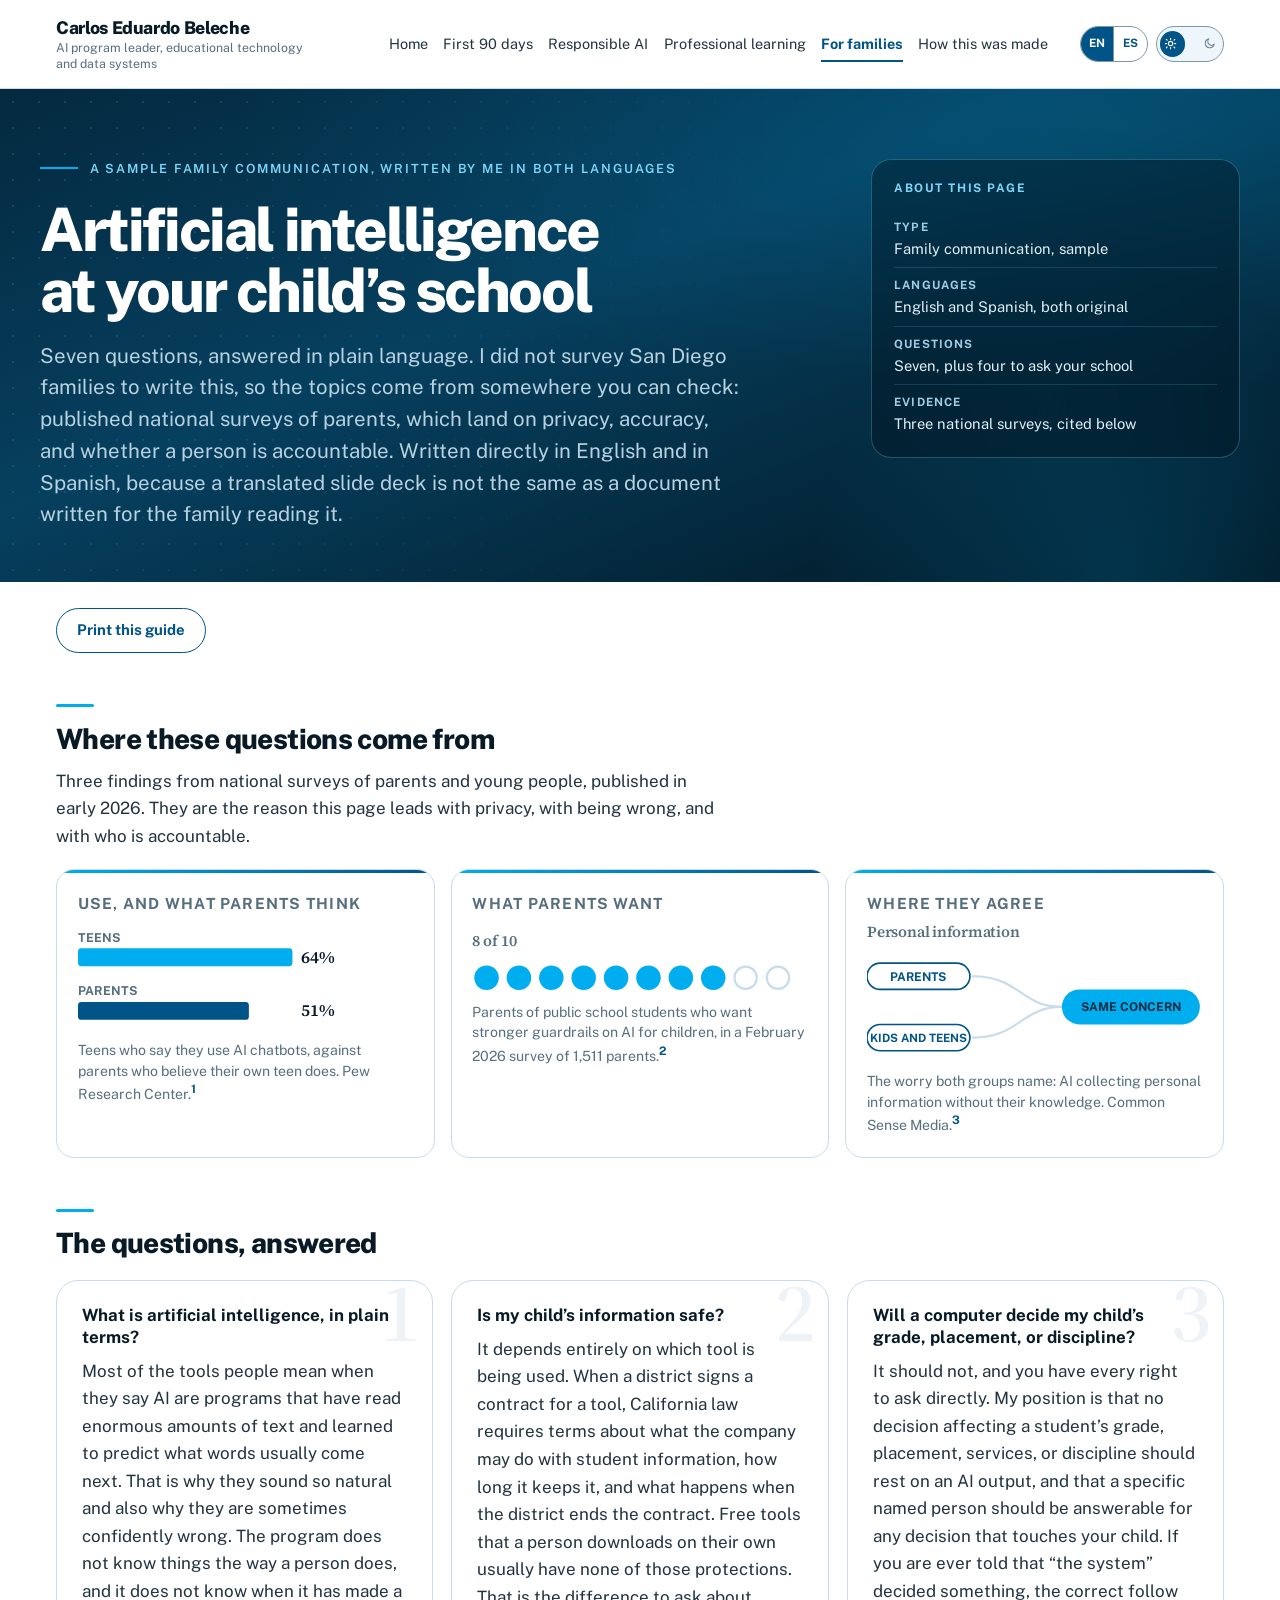
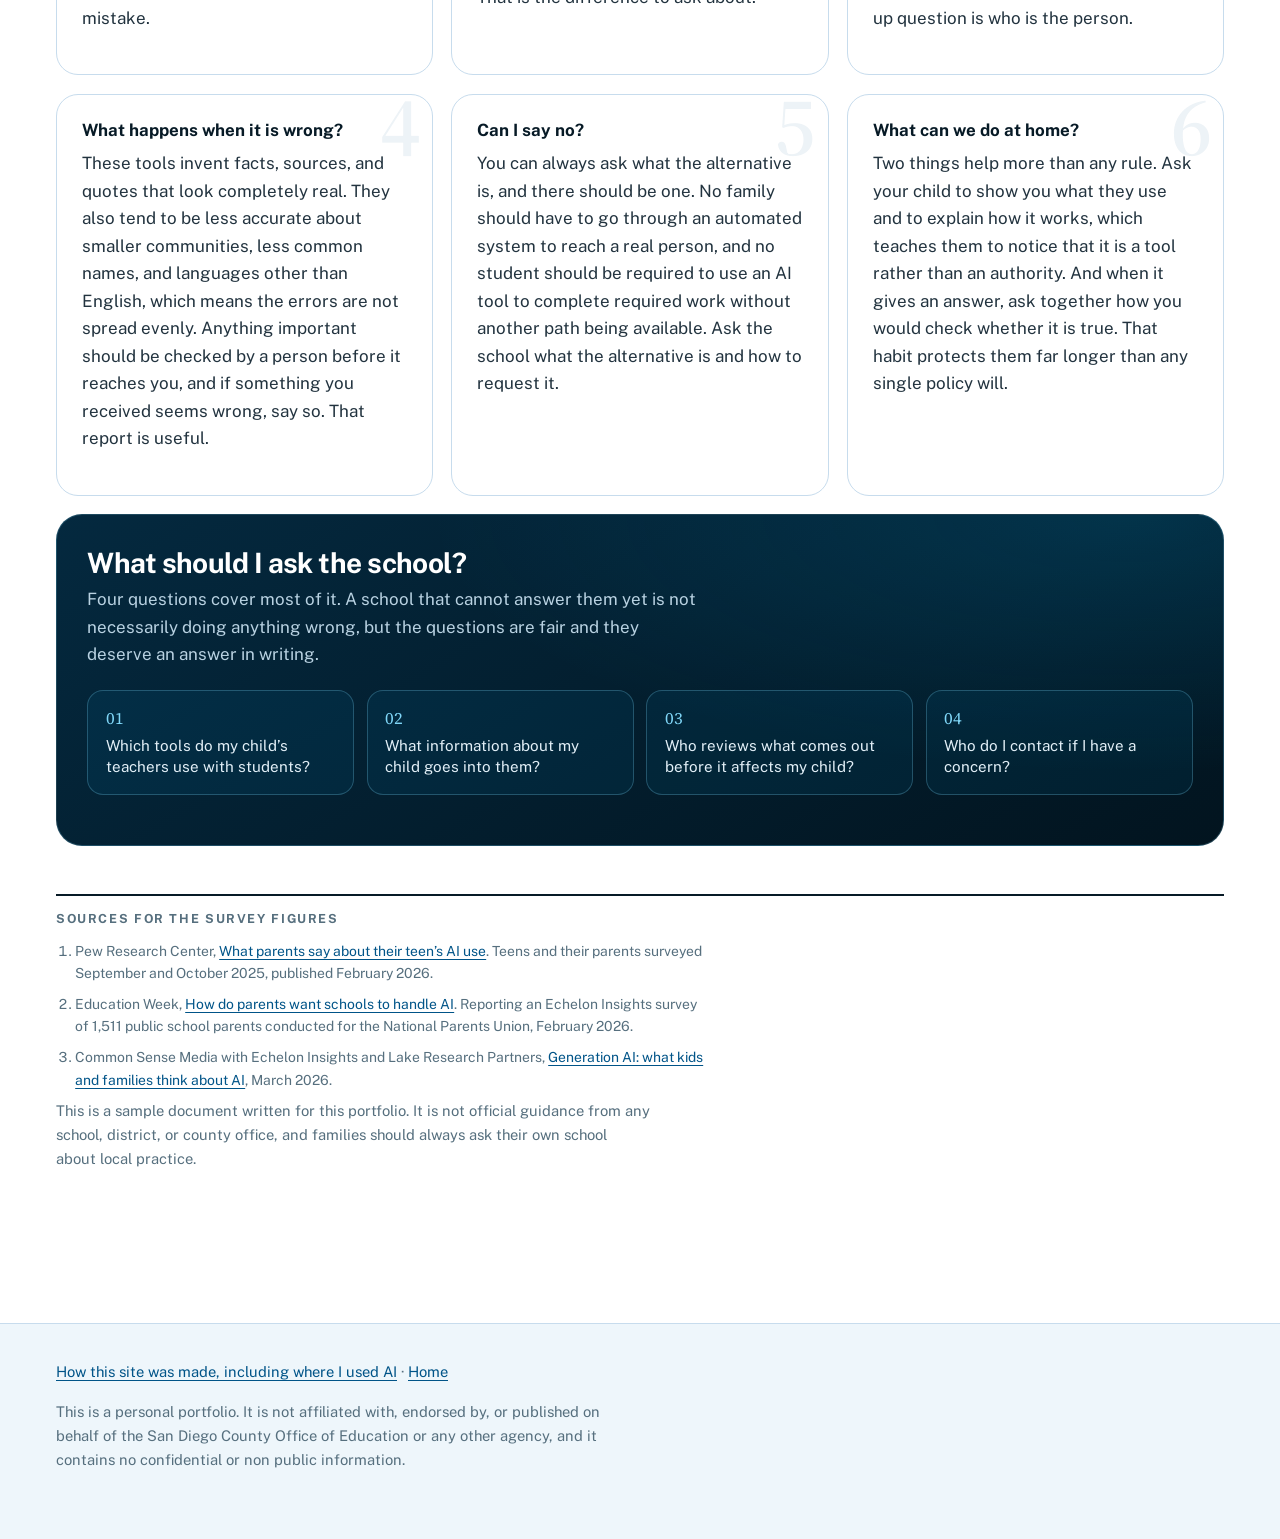
<file: familias.html>
<!DOCTYPE html>
<html lang="en">
<head>
<meta charset="utf-8">
<meta name="color-scheme" content="light dark">
<meta name="viewport" content="width=device-width, initial-scale=1">
<title>AI at school: a guide for families | Gu&iacute;a para familias | Carlos Beleche</title>
<meta name="description" content="Plain language answers for families about artificial intelligence in schools, written directly in English and Spanish, with the topics drawn from published national surveys of parents.">
<link rel="icon" href="data:image/svg+xml,%3Csvg xmlns='http://www.w3.org/2000/svg' viewBox='0 0 32 32'%3E%3Crect width='32' height='32' fill='%23005488'/%3E%3Cpath d='M6 22V10h4l6 8V10h4v12h-4l-6-8v8z' fill='%2300aeef'/%3E%3C/svg%3E">
<link rel="stylesheet" href="assets/style.css?v=5">
<noscript><style>body.only-en .lang-es, body.only-en .nav-es { display: revert; }</style></noscript>
<style>
  /* ==========================================================================
     For families / Para familias
     Page scoped. Nothing here touches the shared stylesheet.
     ========================================================================== */

  body.only-en .lang-es, body.only-es .lang-en { display: none; }
  body.only-en text.lang-es, body.only-es text.lang-en { display: none; }
  /* the headline rule below sets display:block at equal specificity, so it needs beating */
  body.only-en .fam-hero h1 .lang-es, body.only-es .fam-hero h1 .lang-en { display: none; }
  /* two classes, so this beats the global .masthead nav a rule */
  body.only-en .nav-es, body.only-es .nav-en { display: none; }

  /* When both languages are on, inline pairs sit side by side and would otherwise
     run together as one word. Block-level pairs (p, h2, li) already stack. */
  body:not(.only-en):not(.only-es) span.lang-es::before {
    content: "\00a0\00b7\00a0";
    color: var(--cyan);
  }
  /* pairs that stack rather than sit inline take no separator */
  body:not(.only-en):not(.only-es) .fam-hero h1 span.lang-es::before,
  body:not(.only-en):not(.only-es) .fam-kicker span.lang-es::before { content: none; }
  .fam-card dt span.lang-es::before,
  .fam-sources h2 span.lang-es::before,
  .evidence .ev-key span.lang-es::before { color: inherit; opacity: .55; }

  /* in both-languages mode the Spanish block needs a visible edge, or the two
     languages read as one run-on paragraph */
  body:not(.only-en):not(.only-es) .lede.lang-es,
  body:not(.only-en):not(.only-es) p.col.lang-es {
    border-left: 2px solid rgba(0,174,239,.45);
    padding-left: 1.05rem;
    margin-top: 1.15rem;
  }
  body:not(.only-en):not(.only-es) h2.lang-es { margin-top: .25rem; font-size: var(--step-1); color: var(--navy); }

  .fam-bleed {
    margin-inline: calc(50% - 50vw);
    padding-inline: max(var(--gutter), calc(50vw - var(--shell) / 2));
  }

  /* ---------- hero ---------- */
  .fam-hero {
    position: relative;
    padding-block: clamp(2.8rem, 6vw, 4.4rem) clamp(2.2rem, 4.5vw, 3.2rem);
    background:
      radial-gradient(120% 90% at 88% 8%, rgba(0,174,239,.16), transparent 58%),
      linear-gradient(158deg, #04293f 0%, #06405f 42%, #02141f 100%);
    color: #cfe4f1;
    overflow: hidden;
    isolation: isolate;
  }
  .fam-hero::before {
    content: ""; position: absolute; inset: 0; z-index: -1;
    background-image: radial-gradient(rgba(127,214,247,.16) 1px, transparent 1px);
    background-size: 26px 26px;
    mask-image: linear-gradient(115deg, #000 0%, transparent 62%);
    -webkit-mask-image: linear-gradient(115deg, #000 0%, transparent 62%);
  }
  .fam-hero::after {
    content: ""; position: absolute; z-index: -1; right: -12rem; bottom: -22rem;
    width: 44rem; height: 44rem; border-radius: 50%;
    background: radial-gradient(circle, rgba(0,174,239,.18), transparent 62%);
  }
  .fam-hero-grid { display: grid; gap: 2.6rem; align-items: end; }
  @media (min-width: 64rem) {
    .fam-hero-grid { grid-template-columns: minmax(0, 1.35fr) minmax(16rem, .65fr); gap: 4rem; align-items: start; }
  }
  .fam-kicker {
    font-size: .79rem; letter-spacing: .15em; text-transform: uppercase; font-weight: 600;
    color: var(--cyan-pale); display: flex; align-items: center; gap: .7rem; margin: 0 0 1.2rem;
  }
  .fam-kicker::before { content: ""; width: 2.4rem; height: 2px; background: var(--cyan); flex: none; margin-top: .5rem; }
  .fam-kicker { align-items: flex-start; flex-wrap: wrap; }
  .fam-kicker span { display: block; }
  .fam-kicker .lang-es { flex-basis: 100%; margin: .3rem 0 0 3.1rem; opacity: .82; }
  .fam-hero h1 {
    color: #ffffff; font-size: var(--step-4); line-height: 1.02; letter-spacing: -.04em;
    max-width: 17ch; margin: 0 0 1.2rem;
  }
  .fam-hero h1 .lang-en, .fam-hero h1 .lang-es { display: block; }
  .fam-hero h1 .lang-es {
    font-family: var(--serif); font-style: italic; font-weight: 400;
    font-size: .52em; line-height: 1.12; letter-spacing: -.01em; color: var(--cyan-pale);
    margin-top: .6rem; max-width: 22ch;
  }
  .fam-hero .lede { color: #b9d2e2; max-width: 54ch; font-size: var(--step-1); margin: 0; }

  /* the card that sits beside the headline */
  .fam-card {
    border: 1px solid rgba(127,214,247,.28); border-radius: 20px;
    background: rgba(2,20,31,.42); padding: 1.35rem 1.4rem;
    backdrop-filter: blur(3px); -webkit-backdrop-filter: blur(3px);
  }
  .fam-card h2 {
    font-size: .74rem; letter-spacing: .13em; text-transform: uppercase; font-weight: 700;
    color: var(--cyan-pale); margin: 0 0 .9rem;
  }
  .fam-card dl { margin: 0; }
  .fam-card div { padding: .5rem 0; border-bottom: 1px solid rgba(127,214,247,.16); }
  .fam-card div:last-child { border-bottom: 0; padding-bottom: 0; }
  .fam-card dt { font-size: .72rem; letter-spacing: .1em; text-transform: uppercase; font-weight: 700; color: #a3cbe4; }
  .fam-card dd { margin: .15rem 0 0; font-size: .92rem; color: #e2eff7; line-height: 1.4; }

  h2, .evidence article, .fam-sources, .qa { scroll-margin-top: 1.5rem; }

  /* ---------- evidence band ---------- */
  .evidence { display: grid; gap: 1rem; grid-template-columns: repeat(auto-fit, minmax(16rem, 1fr)); margin: 1.2rem 0 0; }
  .evidence article {
    position: relative; background: var(--paper); border: 1px solid var(--rule); border-radius: 18px;
    padding: 1.2rem 1.3rem 1.35rem; overflow: hidden;
  }
  .evidence article::before { content: ""; position: absolute; inset: 0 0 auto 0; height: 3px; background: linear-gradient(90deg, var(--cyan), var(--navy)); }
  .evidence .n {
    display: block; font-family: var(--serif); font-size: 2.1rem; font-weight: 600;
    color: var(--ink); line-height: 1.05; font-variant-numeric: tabular-nums; margin-bottom: .2rem;
  }
  .evidence .n.small { font-size: 1.45rem; letter-spacing: -.01em; }
  .evidence p { font-size: .88rem; color: var(--muted); margin: .45rem 0 0; line-height: 1.45; }
  .evidence svg { display: block; width: 100%; height: auto; margin: .55rem 0 .1rem; }
  .ev-num { font-family: var(--serif); font-weight: 600; fill: var(--ink); }
  .ev-key { font-size: .72rem; letter-spacing: .08em; text-transform: uppercase; color: var(--muted); font-weight: 700; }

  /* ---------- question cards ---------- */
  .print-row { margin: 1.6rem 0 2.4rem; }

  .qa-grid { display: grid; gap: 1.15rem; grid-template-columns: repeat(auto-fit, minmax(21rem, 1fr)); margin: 1.3rem 0 0; }
  .qa {
    position: relative; overflow: hidden; scroll-margin-top: 5rem;
    background: var(--paper); border: 1px solid var(--rule); border-radius: 22px;
    padding: 1.55rem 1.55rem 1.6rem; max-width: none;
    transition: transform .2s ease, box-shadow .2s ease, border-color .2s ease;
  }
  .qa::before {
    content: ""; position: absolute; left: 0; top: 1.5rem; bottom: 1.5rem; width: 3px;
    background: var(--cyan); transform: scaleY(0); transform-origin: top; transition: transform .25s ease;
  }
  .qa:hover { transform: translateY(-3px); box-shadow: 0 14px 38px rgba(4,41,63,.10); border-color: var(--cyan); }
  .qa:hover::before { transform: scaleY(1); }
  .qa .ghost {
    position: absolute; right: .7rem; top: -.6rem; font-family: var(--serif); font-weight: 600;
    font-size: 5.2rem; line-height: 1; color: var(--navy); opacity: .07; pointer-events: none;
  }
  .qa h3.q { color: var(--ink); font-family: var(--sans); font-weight: 700; font-size: 1.06rem; line-height: 1.28; letter-spacing: normal; margin: 0 0 .55rem; position: relative; }
  .qa p:last-child { margin-bottom: 0; }
  .qa .tag {
    display: inline-block; font-size: .66rem; letter-spacing: .12em; font-weight: 700;
    color: var(--navy); background: var(--wash); border-radius: 999px; padding: .14rem .55rem;
    margin-bottom: .7rem;
  }
  body.only-en .qa .tag, body.only-es .qa .tag { display: none; }
  body:not(.only-es) .qa .tag.es { margin-top: 1.15rem; border-top: 0; }
  body:not(.only-es) .qa .es-block { border-top: 1px solid var(--rule-soft); padding-top: 1.15rem; margin-top: 1.15rem; }

  /* ---------- the dark anchor panel ---------- */
  .ask-panel {
    grid-column: 1 / -1; border-radius: 26px; padding: 2rem 1.9rem 2.1rem; position: relative; overflow: hidden;
    background: radial-gradient(100% 130% at 92% 0%, rgba(0,174,239,.16), transparent 60%), linear-gradient(150deg, #04293f, #02141f);
    color: #cfe4f1; border: 1px solid rgba(127,214,247,.22);
  }
  .ask-panel h3 { color: #ffffff; font-size: var(--step-2); letter-spacing: -.02em; margin: 0 0 .5rem; }
  .ask-panel p { color: #b9d2e2; max-width: 62ch; }
  .ask-tiles { display: grid; gap: .8rem; grid-template-columns: repeat(auto-fit, minmax(15rem, 1fr)); margin-top: 1.3rem; list-style: none; padding: 0; }
  .ask-tiles li {
    border: 1px solid rgba(127,214,247,.26); border-radius: 16px; padding: 1rem 1.1rem;
    background: rgba(0,174,239,.07); color: #e2eff7; font-size: .95rem; line-height: 1.4;
  }
  .ask-tiles li span {
    display: block; font-family: var(--serif); font-size: 1.05rem; color: var(--cyan-pale); margin-bottom: .3rem;
  }

  /* ---------- sources ---------- */
  .fam-sources { margin-top: 3rem; border-top: 2px solid var(--ink); padding-top: 1rem; }
  .fam-sources h2 { font-size: .78rem; font-weight: 700; letter-spacing: .13em; text-transform: uppercase; color: var(--muted); margin: 0 0 .85rem; }
  .fam-sources ol { font-size: .87rem; color: var(--muted); padding-left: 1.2rem; margin: 0; max-width: 72ch; }
  .fam-sources li { margin-bottom: .5rem; }

  /* ---------- entrance, only when scripting is on ---------- */
  .js .reveal { opacity: 0; translate: 0 14px; transition: opacity .5s ease, translate .5s ease; }
  .js .reveal.in { opacity: 1; translate: 0 0; }

  @media (prefers-reduced-motion: reduce) {
    .js .reveal { opacity: 1 !important; translate: none !important; }
    .qa:hover { transform: none; }
  }

  @media (max-width: 40rem) {
    .qa-grid { grid-template-columns: 1fr; }
    .qa { padding: 1.25rem 1.2rem; }
  }

  @media print {
    .print-row { display: none; }
    .fam-hero, .ask-panel { background: #ffffff !important; color: #000; padding-block: 0; }
    .fam-hero::before, .fam-hero::after, .qa .ghost { display: none; }
    .fam-hero h1, .fam-hero h1 .lang-es, .fam-hero .lede,
    .ask-panel h3, .ask-panel p, .ask-tiles li, .ask-tiles li span, .fam-card dd, .fam-card dt, .fam-card h2 { color: #000 !important; }
    .fam-bleed { margin-inline: 0; padding-inline: 0; }
    .qa-grid, .evidence, .ask-tiles { display: block; }
    .qa, .evidence article, .ask-tiles li { break-inside: avoid; page-break-inside: avoid; border-radius: 0; margin-bottom: .8rem; box-shadow: none; }
    .js .reveal { opacity: 1 !important; translate: none !important; }
  }
</style>
<script>(function(){try{var t=localStorage.getItem("theme");if(t==="dark"||t==="light"){document.documentElement.setAttribute("data-theme",t);}}catch(e){}})();</script>
</head>
<body class="only-en">
<div class="progress" id="progress" aria-hidden="true"></div>
<a class="skip" href="#main"><span class="lang-en">Skip to main content</span><span class="lang-es" lang="es">Ir al contenido principal</span></a>

<header class="masthead">
  <div class="masthead-inner">
    <a class="wordmark" href="index.html">Carlos Eduardo Beleche<span><span class="lang-en">AI program leader, educational technology and data systems</span><span class="lang-es" lang="es">L&iacute;der de programas de IA, tecnolog&iacute;a educativa y sistemas de datos</span></span></a>
    <nav aria-label="Main">
      <ul>
        <li><a href="index.html" class="nav-en">Home</a><a href="es.html" class="nav-es" lang="es">Inicio</a></li>
        <li><a href="first-90-days.html" class="nav-en">First 90 days</a><a href="primeros-90-dias.html" class="nav-es" lang="es">Primeros 90 d&iacute;as</a></li>
        <li><a href="responsible-ai.html" class="nav-en">Responsible AI</a><a href="ia-responsable.html" class="nav-es" lang="es">IA responsable</a></li>
        <li><a href="professional-learning.html" class="nav-en">Professional learning</a><a href="aprendizaje-profesional.html" class="nav-es" lang="es">Aprendizaje profesional</a></li>
        <li><a href="familias.html" aria-current="page" class="nav-en">For families</a><a href="familias.html" aria-current="page" class="nav-es" lang="es">Para familias</a></li>
        <li><a href="colophon.html" class="nav-en">How this was made</a><a href="como-se-hizo.html" class="nav-es" lang="es">C&oacute;mo se hizo</a></li>
      </ul>
    </nav>
    <div class="masthead-tools">
      <div class="lang-switch" role="group" aria-label="Language / Idioma" id="lang-switch">
        <button type="button" data-view="en" aria-pressed="true">EN<span class="sr-only"> English</span></button>
        <button type="button" data-view="es" aria-pressed="false" lang="es">ES<span class="sr-only" lang="es"> Espa&ntilde;ol</span></button>
      </div>
      <button type="button" class="theme-toggle" id="theme-toggle" role="switch" aria-checked="false">
        <span class="switch" aria-hidden="true">
          <svg class="ico ico-sun" viewBox="0 0 24 24" fill="none" stroke="currentColor" stroke-width="2.1" stroke-linecap="round"><circle cx="12" cy="12" r="4"/><path d="M12 2.6v2M12 19.4v2M4.2 4.2l1.5 1.5M18.3 18.3l1.5 1.5M2.6 12h2M19.4 12h2M4.2 19.8l1.5-1.5M18.3 5.7l1.5-1.5"/></svg>
          <svg class="ico ico-moon" viewBox="0 0 24 24" fill="none" stroke="currentColor" stroke-width="2.1" stroke-linecap="round" stroke-linejoin="round"><path d="M20.5 13.2A8.2 8.2 0 1 1 10.8 3.5a6.4 6.4 0 0 0 9.7 9.7z"/></svg>
          <span class="knob"></span>
        </span>
        <span class="sr-only"><span class="lang-en">Dark theme</span><span class="lang-es" lang="es">Tema oscuro</span></span>
      </button>
    </div>
  </div>
</header>

<main id="main" class="page">

  <section class="fam-hero fam-bleed" aria-labelledby="famtitle">
    <div class="fam-hero-grid">
      <div>
        <p class="fam-kicker"><span class="lang-en">A sample family communication, written by me in both languages</span><span class="lang-es" lang="es">Comunicaci&oacute;n de muestra para familias, escrita por m&iacute; en los dos idiomas</span></p>
        <h1 id="famtitle"><span class="lang-en">Artificial intelligence at your child&rsquo;s school</span><span class="lang-es" lang="es">La inteligencia artificial en la escuela de su hijo</span></h1>
        <p class="lede lang-en">Seven questions, answered in plain language. I did not survey San Diego families to write this, so the topics come from somewhere you can check: published national surveys of parents, which land on privacy, accuracy, and whether a person is accountable. Written directly in English and in Spanish, because a translated slide deck is not the same as a document written for the family reading it.</p>
        <p class="lede lang-es" lang="es">Siete preguntas, contestadas en lenguaje sencillo. No hice una encuesta a las familias de San Diego para escribir esto, as&iacute; que los temas vienen de algo que usted puede verificar: encuestas nacionales publicadas sobre lo que dicen los padres de familia, y lo que dicen se concentra en la privacidad, en los errores y en qui&eacute;n responde por las decisiones. Escritas directamente en espa&ntilde;ol y en ingl&eacute;s, porque una presentaci&oacute;n traducida no es lo mismo que un documento escrito para la familia que lo va a leer.</p>
      </div>
      <div class="fam-card">
        <h2><span class="lang-en">About this page</span><span class="lang-es" lang="es">Sobre esta p&aacute;gina</span></h2>
        <dl>
          <div>
            <dt><span class="lang-en">Type</span><span class="lang-es" lang="es">Tipo</span></dt>
            <dd><span class="lang-en">Family communication, sample</span><span class="lang-es" lang="es">Comunicaci&oacute;n para familias, muestra</span></dd>
          </div>
          <div>
            <dt><span class="lang-en">Languages</span><span class="lang-es" lang="es">Idiomas</span></dt>
            <dd><span class="lang-en">English and Spanish, both original</span><span class="lang-es" lang="es">Ingl&eacute;s y espa&ntilde;ol, los dos originales</span></dd>
          </div>
          <div>
            <dt><span class="lang-en">Questions</span><span class="lang-es" lang="es">Preguntas</span></dt>
            <dd><span class="lang-en">Seven, plus four to ask your school</span><span class="lang-es" lang="es">Siete, m&aacute;s cuatro para preguntar en la escuela</span></dd>
          </div>
          <div>
            <dt><span class="lang-en">Evidence</span><span class="lang-es" lang="es">Evidencia</span></dt>
            <dd><span class="lang-en">Three national surveys, cited below</span><span class="lang-es" lang="es">Tres encuestas nacionales, citadas abajo</span></dd>
          </div>
        </dl>
      </div>
    </div>
  </section>

  <p class="print-row"><button type="button" class="btn ghost" id="btn-print"><span class="lang-en">Print this guide</span><span class="lang-es" lang="es">Imprimir esta gu&iacute;a</span></button></p>

  <h2 class="lang-en">Where these questions come from</h2>
  <h2 class="lang-es" lang="es">De d&oacute;nde salen estas preguntas</h2>
  <p class="col lang-en">Three findings from national surveys of parents and young people, published in early 2026. They are the reason this page leads with privacy, with being wrong, and with who is accountable.</p>
  <p class="col lang-es" lang="es">Tres resultados de encuestas nacionales a padres de familia y a j&oacute;venes, publicadas a principios de 2026. Por eso esta p&aacute;gina empieza con la privacidad, con los errores y con qui&eacute;n responde.</p>

  <div class="evidence">
    <article>
      <span class="ev-key"><span class="lang-en">Use, and what parents think</span><span class="lang-es" lang="es">Uso, y lo que creen los padres</span></span>
      <svg viewBox="0 0 300 96" role="img" aria-labelledby="gaptitle gapdesc"
           data-title-es="Uso de la inteligencia artificial entre adolescentes frente a lo que creen los padres"
           data-desc-es="El 64 por ciento de los adolescentes dice usar estos programas. El 51 por ciento de los padres cree que su propio hijo los usa.">
        <title id="gaptitle">Teen AI use against parent estimates</title>
        <desc id="gapdesc">Sixty four percent of teens say they use AI chatbots. Fifty one percent of parents believe their own teen does.</desc>
        <text x="0" y="14" font-size="11" font-weight="700" fill="var(--muted)" class="lang-en">TEENS</text>
        <text x="0" y="14" font-size="10" font-weight="700" fill="var(--muted)" class="lang-es" lang="es">ADOLESCENTES</text>
        <rect x="0" y="20" width="192" height="16" rx="3" fill="var(--cyan)"></rect>
        <text x="200" y="33" class="ev-num" font-size="15">64%</text>
        <text x="0" y="62" font-size="11" font-weight="700" fill="var(--muted)" class="lang-en">PARENTS</text>
        <text x="0" y="62" font-size="10" font-weight="700" fill="var(--muted)" class="lang-es" lang="es">PADRES</text>
        <rect x="0" y="68" width="153" height="16" rx="3" fill="var(--navy)"></rect>
        <text x="200" y="81" class="ev-num" font-size="15">51%</text>
      </svg>
      <p class="lang-en">Teens who say they use AI chatbots, against parents who believe their own teen does. Pew Research Center.<sup><a href="#fr1">1</a></sup></p>
      <p class="lang-es" lang="es">Adolescentes que dicen usar estos programas, frente a padres que creen que su propio hijo los usa. Pew Research Center.<sup><a href="#fr1">1</a></sup></p>
    </article>

    <article>
      <span class="ev-key"><span class="lang-en">What parents want</span><span class="lang-es" lang="es">Lo que quieren los padres</span></span>
      <span class="n"><span class="lang-en">8 of 10</span><span class="lang-es" lang="es">8 de cada 10</span></span>
      <svg viewBox="0 0 300 30" role="img" aria-label="Eight of ten parents want stronger guardrails on AI for children"
           data-label-es="Ocho de cada diez padres quieren m&aacute;s protecciones sobre la inteligencia artificial para los ni&ntilde;os">
        <g>
          <circle cx="13" cy="15" r="11" fill="var(--cyan)"></circle>
          <circle cx="42" cy="15" r="11" fill="var(--cyan)"></circle>
          <circle cx="71" cy="15" r="11" fill="var(--cyan)"></circle>
          <circle cx="100" cy="15" r="11" fill="var(--cyan)"></circle>
          <circle cx="129" cy="15" r="11" fill="var(--cyan)"></circle>
          <circle cx="158" cy="15" r="11" fill="var(--cyan)"></circle>
          <circle cx="187" cy="15" r="11" fill="var(--cyan)"></circle>
          <circle cx="216" cy="15" r="11" fill="var(--cyan)"></circle>
          <circle cx="245" cy="15" r="10" fill="none" stroke="var(--rule)" stroke-width="2"></circle>
          <circle cx="274" cy="15" r="10" fill="none" stroke="var(--rule)" stroke-width="2"></circle>
        </g>
      </svg>
      <p class="lang-en">Parents of public school students who want stronger guardrails on AI for children, in a February 2026 survey of 1,511 parents.<sup><a href="#fr2">2</a></sup></p>
      <p class="lang-es" lang="es">De cada diez padres de escuelas p&uacute;blicas, ocho quieren m&aacute;s protecciones para los ni&ntilde;os, en una encuesta de febrero de 2026 a 1,511 padres.<sup><a href="#fr2">2</a></sup></p>
    </article>

    <article>
      <span class="ev-key"><span class="lang-en">Where they agree</span><span class="lang-es" lang="es">En qu&eacute; coinciden</span></span>
      <span class="n small"><span class="lang-en">Personal information</span><span class="lang-es" lang="es">Informaci&oacute;n personal</span></span>
      <svg viewBox="0 0 306 104" role="img" aria-labelledby="agreetitle agreedesc"
           data-title-es="Los padres y los j&oacute;venes nombran la misma preocupaci&oacute;n"
           data-desc-es="Dos grupos, padres y ni&ntilde;os y j&oacute;venes, con l&iacute;neas que convergen en una sola preocupaci&oacute;n compartida: que se recoja informaci&oacute;n personal sin que ellos lo sepan.">
        <title id="agreetitle">Parents and young people name the same concern</title>
        <desc id="agreedesc">Two groups, parents and kids and teens, with lines converging on one shared concern: personal information collected without their knowledge.</desc>
        <g fill="none" stroke="var(--rule)" stroke-width="2">
          <path d="M96 24 C140 24 140 52 178 52"></path>
          <path d="M96 80 C140 80 140 52 178 52"></path>
        </g>
        <g>
          <rect x="0" y="12" width="94" height="24" rx="12" fill="none" stroke="var(--navy)" stroke-width="1.5"></rect>
          <text x="47" y="28" text-anchor="middle" font-size="11" font-weight="700" fill="var(--navy)" class="lang-en">PARENTS</text>
          <text x="47" y="28" text-anchor="middle" font-size="10.5" font-weight="700" fill="var(--navy)" class="lang-es" lang="es">PADRES</text>
          <rect x="0" y="68" width="94" height="24" rx="12" fill="none" stroke="var(--navy)" stroke-width="1.5"></rect>
          <text x="47" y="84" text-anchor="middle" font-size="10.5" font-weight="700" fill="var(--navy)" class="lang-en">KIDS AND TEENS</text>
          <text x="47" y="84" text-anchor="middle" font-size="9.5" font-weight="700" fill="var(--navy)" class="lang-es" lang="es">NI&#209;OS Y J&#211;VENES</text>
        </g>
        <g>
          <rect x="178" y="36" width="126" height="32" rx="16" fill="var(--cyan)"></rect>
          <text x="241" y="56" text-anchor="middle" font-size="11" font-weight="700" fill="#04293f" class="lang-en">SAME CONCERN</text>
          <text x="241" y="56" text-anchor="middle" font-size="10" font-weight="700" fill="#04293f" class="lang-es" lang="es">MISMA PREOCUPACI&#211;N</text>
        </g>
      </svg>
      <p class="lang-en">The worry both groups name: AI collecting personal information without their knowledge. Common Sense Media.<sup><a href="#fr3">3</a></sup></p>
      <p class="lang-es" lang="es">La preocupaci&oacute;n que los dos grupos mencionan: que estos programas recojan informaci&oacute;n personal sin que ellos lo sepan. Common Sense Media.<sup><a href="#fr3">3</a></sup></p>
    </article>
  </div>

  <h2 class="lang-en">The questions, answered</h2>
  <h2 class="lang-es" lang="es">Las preguntas, contestadas</h2>
  <div class="qa-grid">

    <article class="qa" id="q1">
      <span class="ghost" aria-hidden="true">1</span>
      <span class="tag en">EN</span>
      <h3 class="q lang-en">What is artificial intelligence, in plain terms?</h3>
      <p class="lang-en">Most of the tools people mean when they say AI are programs that have read enormous amounts of text and learned to predict what words usually come next. That is why they sound so natural and also why they are sometimes confidently wrong. The program does not know things the way a person does, and it does not know when it has made a mistake.</p>
      <div class="es-block lang-es" lang="es">
        <span class="tag es">ES</span>
        <h3 class="q">&iquest;Qu&eacute; es la inteligencia artificial, en palabras sencillas?</h3>
        <p>La mayor&iacute;a de estas herramientas son programas que han le&iacute;do cantidades enormes de texto y aprendieron a predecir qu&eacute; palabras suelen seguir. Por eso suenan tan naturales, y por eso tambi&eacute;n se equivocan con mucha seguridad. El programa no sabe las cosas como las sabe una persona, y no se da cuenta cuando comete un error.</p>
      </div>
    </article>

    <article class="qa" id="q2">
      <span class="ghost" aria-hidden="true">2</span>
      <span class="tag en">EN</span>
      <h3 class="q lang-en">Is my child&rsquo;s information safe?</h3>
      <p class="lang-en">It depends entirely on which tool is being used. When a district signs a contract for a tool, California law requires terms about what the company may do with student information, how long it keeps it, and what happens when the district ends the contract. Free tools that a person downloads on their own usually have none of those protections. That is the difference to ask about.</p>
      <div class="es-block lang-es" lang="es">
        <span class="tag es">ES</span>
        <h3 class="q">&iquest;Est&aacute; segura la informaci&oacute;n de mi hijo?</h3>
        <p>Depende por completo de cu&aacute;l herramienta se use. Cuando un distrito firma un contrato, la ley de California exige condiciones sobre qu&eacute; puede hacer la empresa con la informaci&oacute;n del estudiante, cu&aacute;nto tiempo la guarda y qu&eacute; pasa cuando termina el contrato. Las herramientas gratuitas que alguien descarga por su cuenta normalmente no tienen ninguna de esas protecciones. Esa es la diferencia que conviene preguntar.</p>
      </div>
    </article>

    <article class="qa" id="q3">
      <span class="ghost" aria-hidden="true">3</span>
      <span class="tag en">EN</span>
      <h3 class="q lang-en">Will a computer decide my child&rsquo;s grade, placement, or discipline?</h3>
      <p class="lang-en">It should not, and you have every right to ask directly. My position is that no decision affecting a student&rsquo;s grade, placement, services, or discipline should rest on an AI output, and that a specific named person should be answerable for any decision that touches your child. If you are ever told that &ldquo;the system&rdquo; decided something, the correct follow up question is who is the person.</p>
      <div class="es-block lang-es" lang="es">
        <span class="tag es">ES</span>
        <h3 class="q">&iquest;Una computadora va a decidir la calificaci&oacute;n, la colocaci&oacute;n o la disciplina de mi hijo?</h3>
        <p>No deber&iacute;a, y usted tiene todo el derecho de preguntarlo directamente. Mi postura es que ninguna decisi&oacute;n sobre la calificaci&oacute;n, la colocaci&oacute;n, los servicios o la disciplina de un estudiante debe basarse en lo que produce una inteligencia artificial, y que siempre debe haber una persona con nombre responsable de cualquier decisi&oacute;n que afecte a su hijo. Si alguna vez le dicen que &ldquo;el sistema&rdquo; decidi&oacute; algo, la pregunta correcta es qui&eacute;n es la persona.</p>
      </div>
    </article>

    <article class="qa" id="q4">
      <span class="ghost" aria-hidden="true">4</span>
      <span class="tag en">EN</span>
      <h3 class="q lang-en">What happens when it is wrong?</h3>
      <p class="lang-en">These tools invent facts, sources, and quotes that look completely real. They also tend to be less accurate about smaller communities, less common names, and languages other than English, which means the errors are not spread evenly. Anything important should be checked by a person before it reaches you, and if something you received seems wrong, say so. That report is useful.</p>
      <div class="es-block lang-es" lang="es">
        <span class="tag es">ES</span>
        <h3 class="q">&iquest;Qu&eacute; pasa cuando se equivoca?</h3>
        <p>Estas herramientas inventan datos, fuentes y citas que parecen completamente reales. Adem&aacute;s suelen fallar m&aacute;s con comunidades peque&ntilde;as, con nombres menos comunes y con idiomas que no son el ingl&eacute;s, as&iacute; que los errores no se reparten por igual. Todo lo importante debe ser revisado por una persona antes de llegar a usted, y si algo que recibi&oacute; le parece equivocado, d&iacute;galo. Ese aviso sirve.</p>
      </div>
    </article>

    <article class="qa" id="q5">
      <span class="ghost" aria-hidden="true">5</span>
      <span class="tag en">EN</span>
      <h3 class="q lang-en">Can I say no?</h3>
      <p class="lang-en">You can always ask what the alternative is, and there should be one. No family should have to go through an automated system to reach a real person, and no student should be required to use an AI tool to complete required work without another path being available. Ask the school what the alternative is and how to request it.</p>
      <div class="es-block lang-es" lang="es">
        <span class="tag es">ES</span>
        <h3 class="q">&iquest;Puedo decir que no?</h3>
        <p>Usted siempre puede preguntar cu&aacute;l es la alternativa, y debe existir una. Ninguna familia deber&iacute;a tener que pasar por un sistema autom&aacute;tico para llegar a una persona real, y ning&uacute;n estudiante deber&iacute;a estar obligado a usar una herramienta de inteligencia artificial para cumplir con un trabajo si no hay otro camino disponible. Pregunte en la escuela cu&aacute;l es la alternativa y c&oacute;mo solicitarla.</p>
      </div>
    </article>

    <article class="qa" id="q6">
      <span class="ghost" aria-hidden="true">6</span>
      <span class="tag en">EN</span>
      <h3 class="q lang-en">What can we do at home?</h3>
      <p class="lang-en">Two things help more than any rule. Ask your child to show you what they use and to explain how it works, which teaches them to notice that it is a tool rather than an authority. And when it gives an answer, ask together how you would check whether it is true. That habit protects them far longer than any single policy will.</p>
      <div class="es-block lang-es" lang="es">
        <span class="tag es">ES</span>
        <h3 class="q">&iquest;Qu&eacute; podemos hacer en casa?</h3>
        <p>Dos cosas ayudan m&aacute;s que cualquier regla. P&iacute;dale a su hijo que le muestre lo que usa y que le explique c&oacute;mo funciona, porque eso le ense&ntilde;a a verlo como una herramienta y no como una autoridad. Y cuando le d&eacute; una respuesta, preg&uacute;ntense juntos c&oacute;mo comprobar&iacute;an si es cierta. Ese h&aacute;bito lo va a proteger mucho m&aacute;s tiempo que cualquier pol&iacute;tica.</p>
      </div>
    </article>

    <article class="ask-panel" id="q7">
      <h3><span class="lang-en">What should I ask the school?</span><span class="lang-es" lang="es">&iquest;Qu&eacute; debo preguntar en la escuela?</span></h3>
      <p class="lang-en">Four questions cover most of it. A school that cannot answer them yet is not necessarily doing anything wrong, but the questions are fair and they deserve an answer in writing.</p>
      <p class="lang-es" lang="es">Cuatro preguntas cubren casi todo. Una escuela que todav&iacute;a no puede contestarlas no necesariamente est&aacute; haciendo algo mal, pero las preguntas son justas y merecen una respuesta por escrito.</p>
      <ul class="ask-tiles lang-en">
        <li><span>01</span>Which tools do my child&rsquo;s teachers use with students?</li>
        <li><span>02</span>What information about my child goes into them?</li>
        <li><span>03</span>Who reviews what comes out before it affects my child?</li>
        <li><span>04</span>Who do I contact if I have a concern?</li>
      </ul>
      <ul class="ask-tiles lang-es" lang="es">
        <li><span>01</span>&iquest;Qu&eacute; herramientas usan los maestros de mi hijo con los estudiantes?</li>
        <li><span>02</span>&iquest;Qu&eacute; informaci&oacute;n sobre mi hijo entra en esas herramientas?</li>
        <li><span>03</span>&iquest;Qui&eacute;n revisa los resultados antes de que afecten a mi hijo?</li>
        <li><span>04</span>&iquest;A qui&eacute;n contacto si tengo una preocupaci&oacute;n?</li>
      </ul>
    </article>

  </div>

  <div class="fam-sources">
    <h2><span class="lang-en">Sources for the survey figures</span><span class="lang-es" lang="es">Fuentes de las cifras de las encuestas</span></h2>
    <ol>
      <li id="fr1">Pew Research Center, <a href="https://www.pewresearch.org/internet/2026/02/24/what-parents-say-about-their-teens-ai-use/" lang="en">What parents say about their teen&rsquo;s AI use</a>.<span class="lang-en"> Teens and their parents surveyed September and October 2025, published February 2026.</span><span class="lang-es" lang="es"> Encuesta a adolescentes y a sus padres levantada en septiembre y octubre de 2025, publicada en febrero de 2026.</span></li>
      <li id="fr2">Education Week, <a href="https://www.edweek.org/technology/how-do-parents-want-schools-to-handle-ai-insights-from-a-new-survey/2026/03" lang="en">How do parents want schools to handle AI</a>.<span class="lang-en"> Reporting an Echelon Insights survey of 1,511 public school parents conducted for the National Parents Union, February 2026.</span><span class="lang-es" lang="es"> Reporta una encuesta de Echelon Insights a 1,511 padres de escuelas p&uacute;blicas, hecha para la National Parents Union, febrero de 2026.</span></li>
      <li id="fr3">Common Sense Media<span class="lang-en"> with</span><span class="lang-es" lang="es"> con</span> Echelon Insights <span class="lang-en">and</span><span class="lang-es" lang="es">y</span> Lake Research Partners, <a href="https://www.commonsensemedia.org/press-releases/common-sense-media-releases-new-research-on-ai-attitudes-among-families" lang="en">Generation AI: what kids and families think about AI</a><span class="lang-en">, March 2026.</span><span class="lang-es" lang="es">, marzo de 2026.</span></li>
    </ol>
  </div>

  <p class="col meta lang-en">This is a sample document written for this portfolio. It is not official guidance from any school, district, or county office, and families should always ask their own school about local practice.</p>
  <p class="col meta lang-es" lang="es">Este es un documento de muestra escrito para este portafolio. No es una gu&iacute;a oficial de ninguna escuela, distrito ni oficina de educaci&oacute;n del condado, y las familias siempre deben preguntar en su propia escuela sobre las pr&aacute;cticas locales.</p>

</main>

<footer class="site">
  <div class="inner">
    <p><a href="colophon.html" class="nav-en">How this site was made, including where I used AI</a><a href="como-se-hizo.html" class="nav-es" lang="es">C&oacute;mo se hizo este sitio, incluyendo d&oacute;nde us&eacute; IA</a> &middot; <a href="index.html" class="nav-en">Home</a><a href="es.html" class="nav-es" lang="es">Inicio</a></p>
    <p class="disclaim"><span class="lang-en">This is a personal portfolio. It is not affiliated with, endorsed by, or published on behalf of the San Diego County Office of Education or any other agency, and it contains no confidential or non public information.</span><span class="lang-es" lang="es">Este es un portafolio personal. No est&aacute; afiliado ni respaldado por la Oficina de Educaci&oacute;n del Condado de San Diego ni por ninguna otra instituci&oacute;n, y no contiene informaci&oacute;n confidencial ni informaci&oacute;n que no sea p&uacute;blica.</span></p>
  </div>
</footer>

<script>
  (function () {
    var body = document.body;
    var stored = null;
    try { stored = localStorage.getItem('lang'); } catch (e) {}

    var charts = [];
    Array.prototype.forEach.call(document.querySelectorAll('.evidence svg'), function (svg) {
      var t = svg.querySelector('title'), d = svg.querySelector('desc');
      charts.push({
        svg: svg, title: t, desc: d,
        titleEn: t ? t.textContent : null, titleEs: svg.getAttribute('data-title-es'),
        descEn: d ? d.textContent : null, descEs: svg.getAttribute('data-desc-es'),
        labelEn: svg.getAttribute('aria-label'), labelEs: svg.getAttribute('data-label-es')
      });
    });

    var group = document.getElementById('lang-switch');
    var btns = group ? group.querySelectorAll('button[data-view]') : [];

    function set(mode, persist) {
      body.classList.remove('only-en', 'only-es');
      body.classList.add(mode === 'es' ? 'only-es' : 'only-en');
      document.documentElement.lang = (mode === 'es') ? 'es' : 'en';
      charts.forEach(function (c) {
        if (c.title) { c.title.textContent = (mode === 'es' && c.titleEs) ? c.titleEs : c.titleEn; }
        if (c.desc) { c.desc.textContent = (mode === 'es' && c.descEs) ? c.descEs : c.descEn; }
        if (c.labelEs) { c.svg.setAttribute('aria-label', mode === 'es' ? c.labelEs : c.labelEn); }
      });
      // only a click changes the site wide preference, never merely loading the page
      if (persist) { try { localStorage.setItem('lang', mode); } catch (e) {} }
      Array.prototype.forEach.call(btns, function (b) {
        b.setAttribute('aria-pressed', String(b.getAttribute('data-view') === mode));
      });
    }

    Array.prototype.forEach.call(btns, function (b) {
      b.addEventListener('click', function () { set(b.getAttribute('data-view'), true); });
    });
    set(stored === 'es' ? 'es' : 'en', false);

    var print = document.getElementById('btn-print');
    if (print) { print.addEventListener('click', function () { window.print(); }); }
  })();
</script>

<script src="assets/enhance.js?v=2" defer></script>

</body>
</html>
</file>
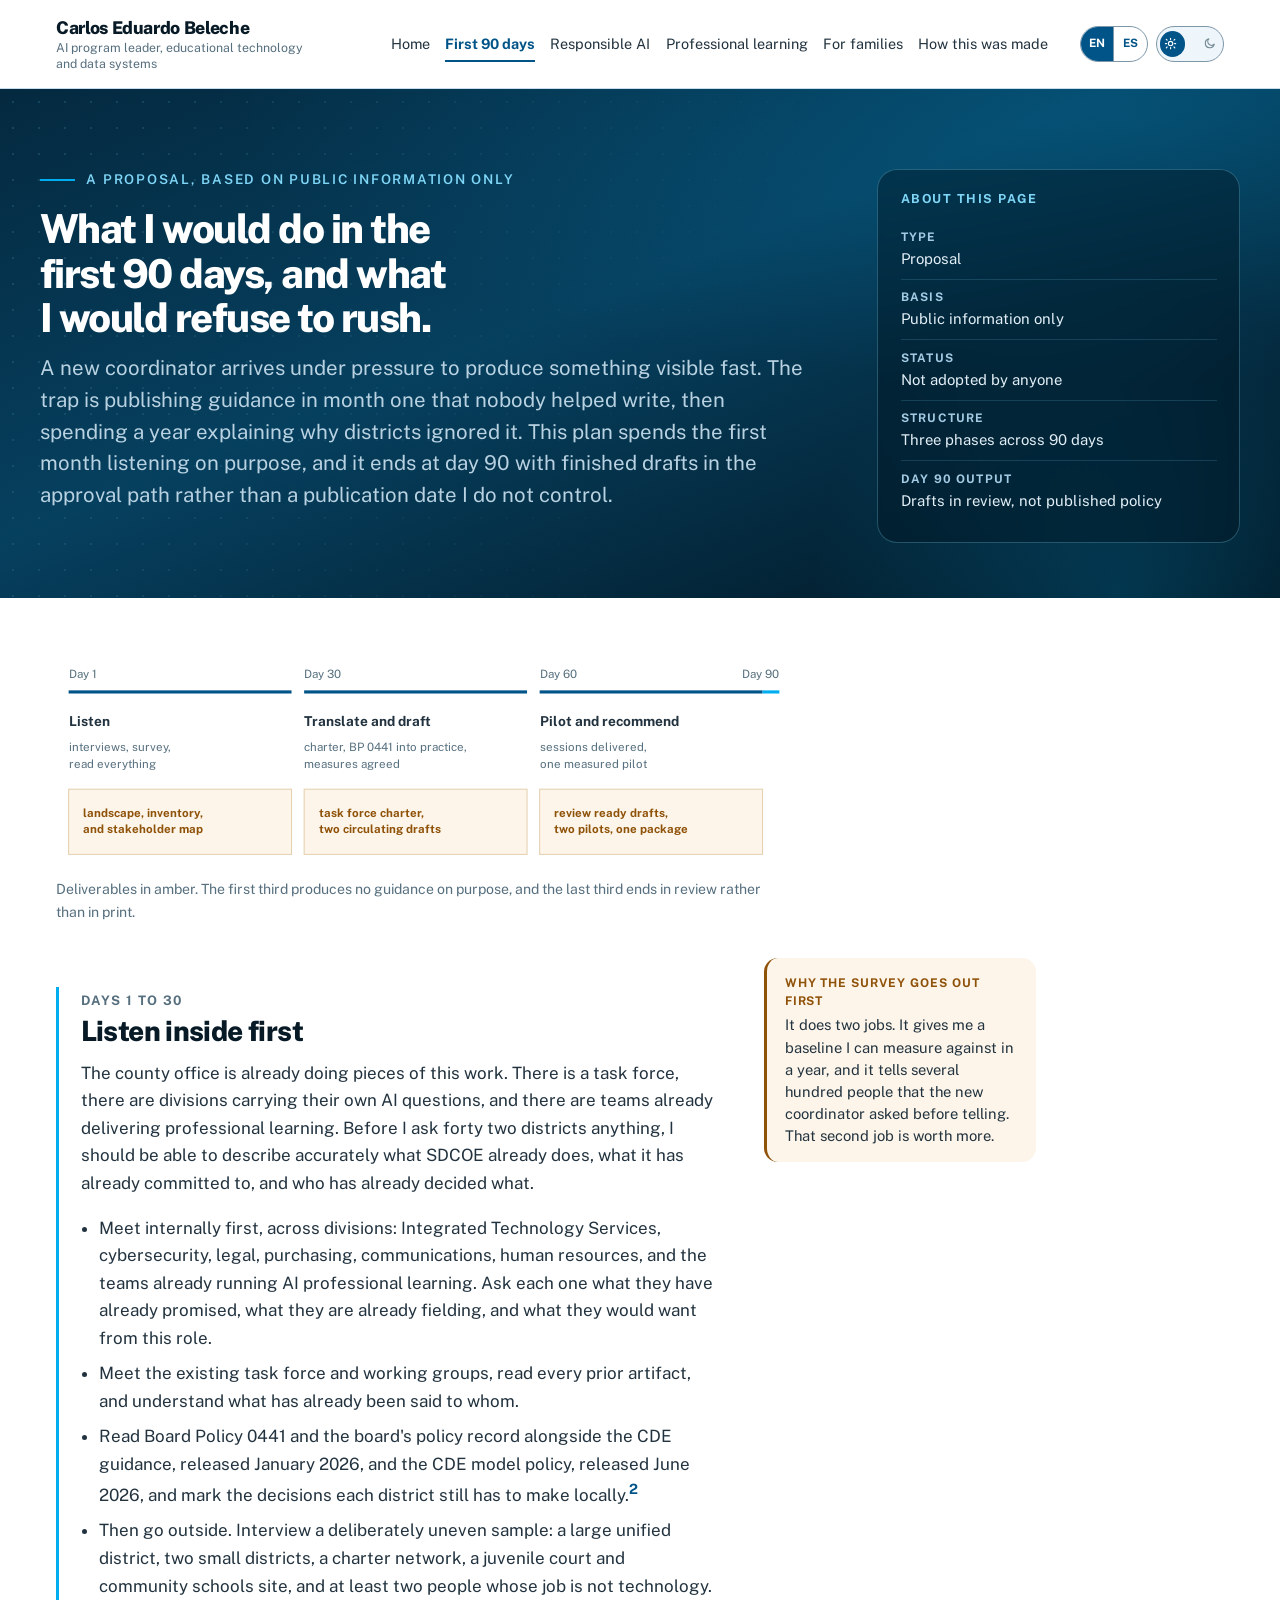
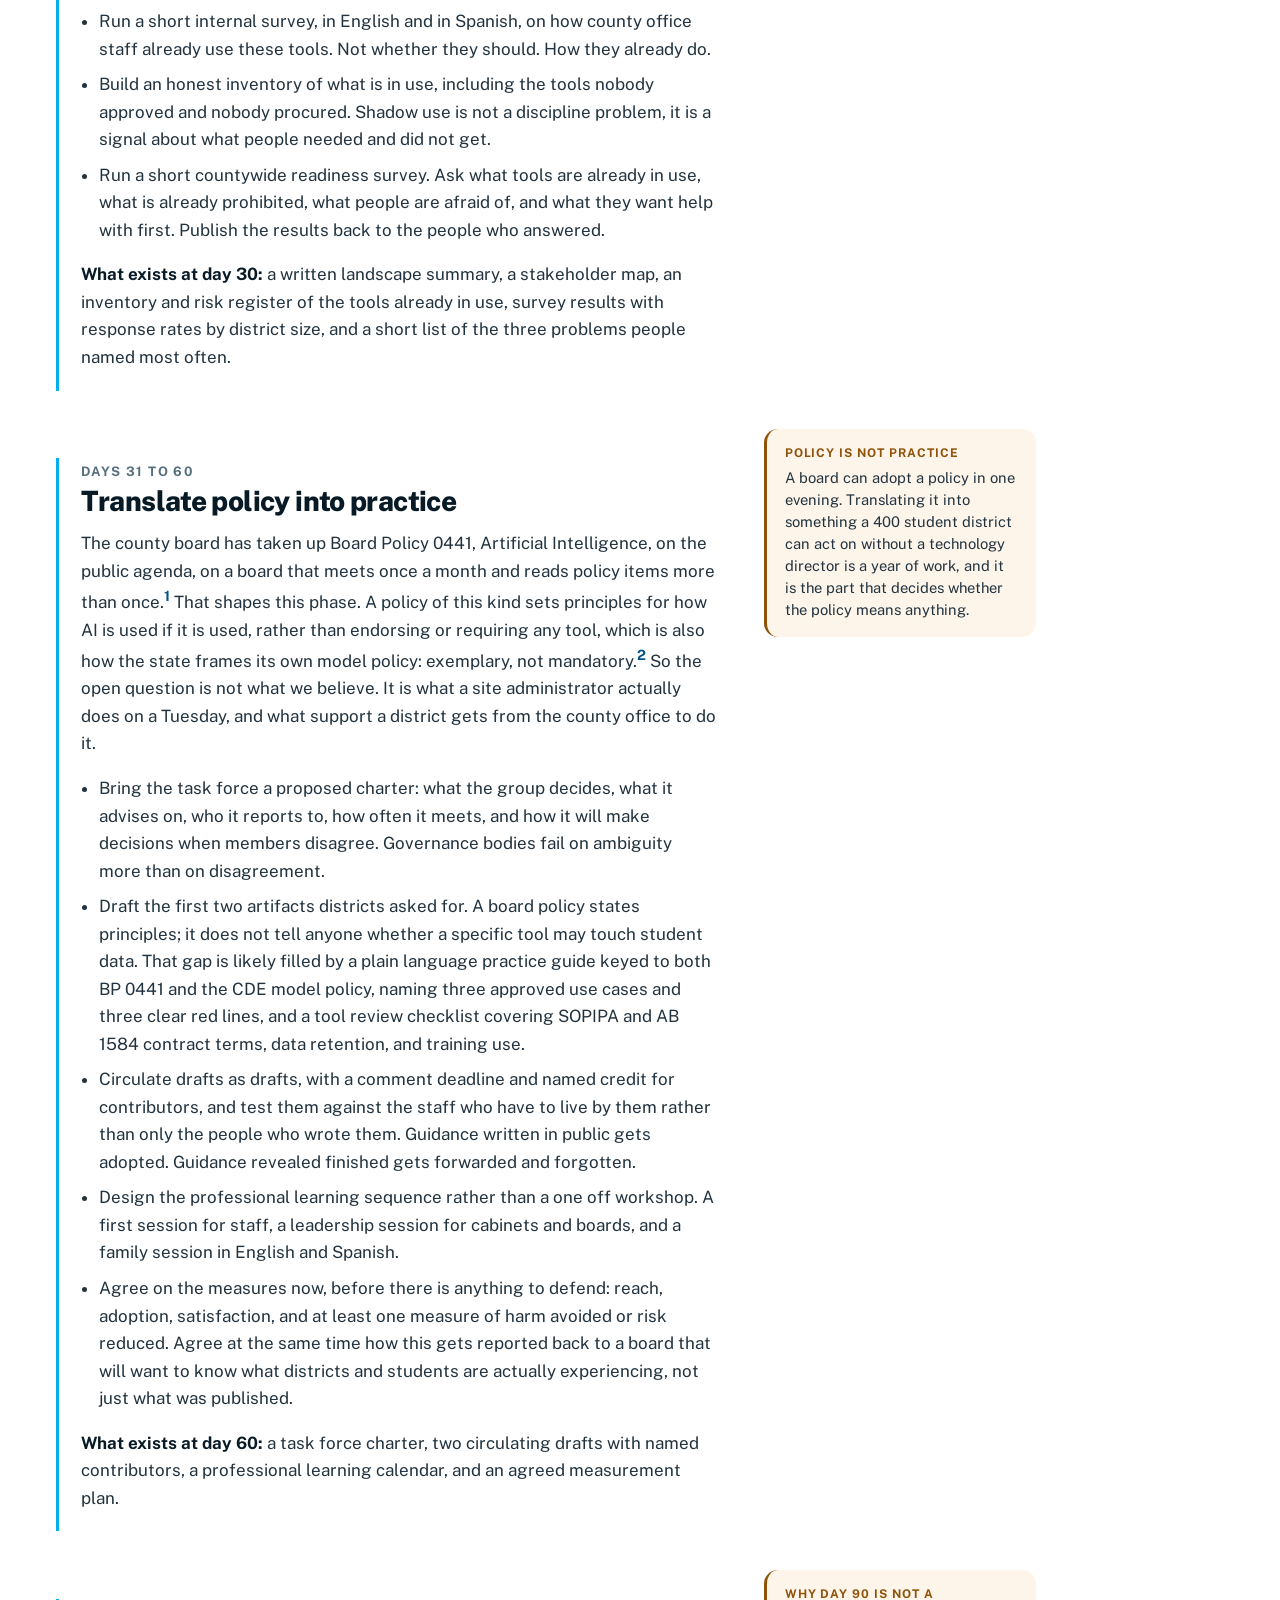
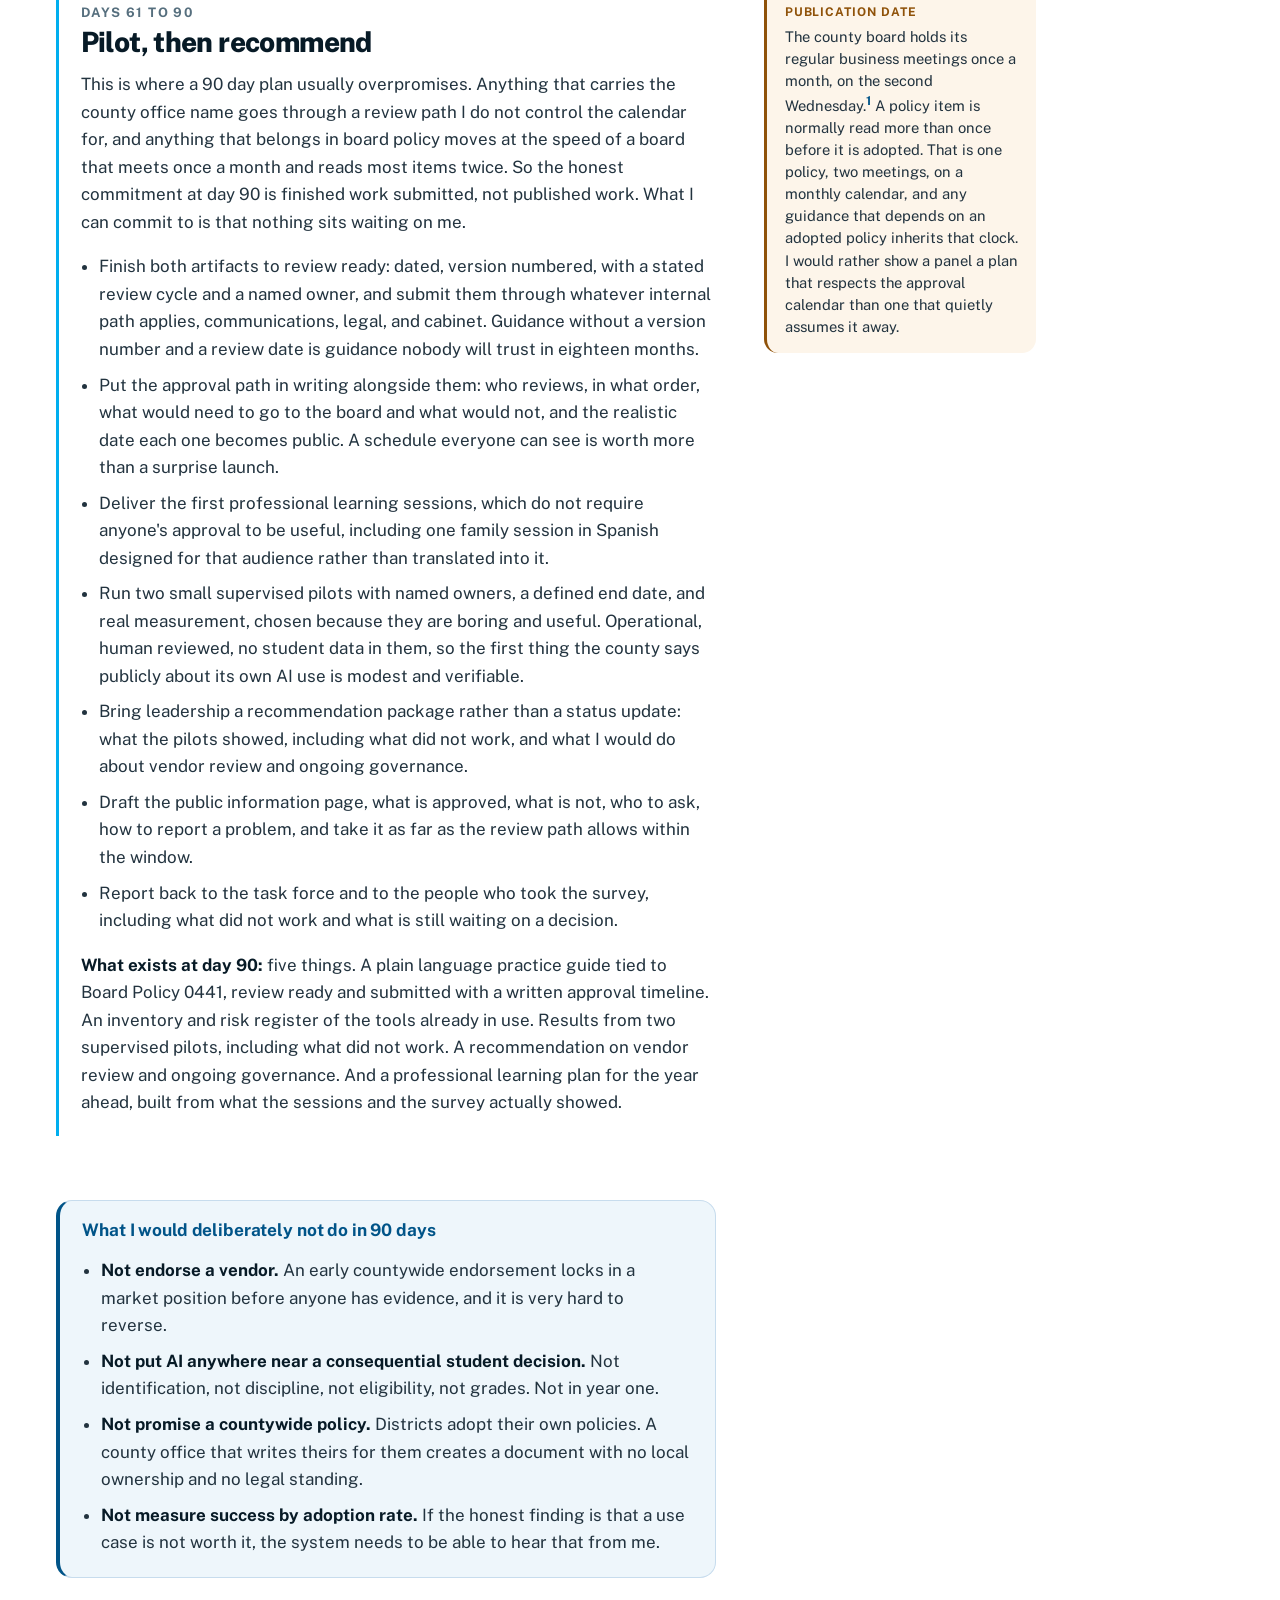
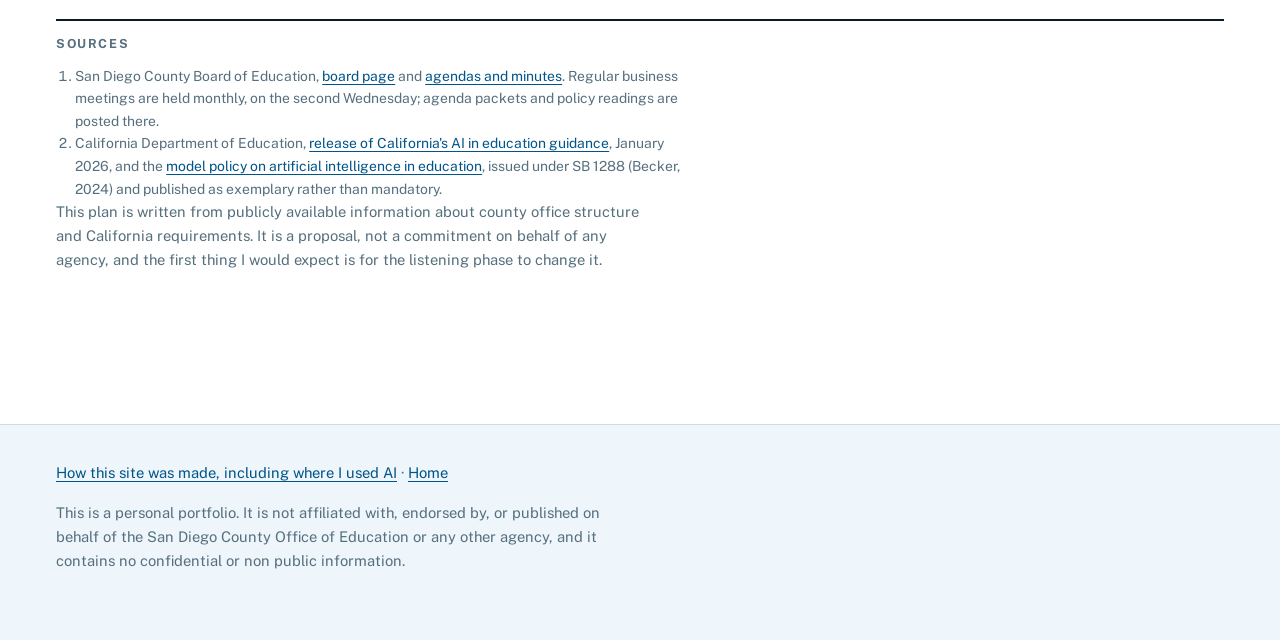
<file: first-90-days.html>
<!DOCTYPE html>
<html lang="en">
<head>
<meta charset="utf-8">
<meta name="color-scheme" content="light dark">
<meta name="viewport" content="width=device-width, initial-scale=1">
<title>A first 90 days | Carlos Beleche</title>
<meta name="description" content="A proposed first 90 days for a countywide AI coordination role: listening, drafting, and piloting, with what would deliberately not be rushed.">
<link rel="icon" href="data:image/svg+xml,%3Csvg xmlns='http://www.w3.org/2000/svg' viewBox='0 0 32 32'%3E%3Crect width='32' height='32' fill='%23005488'/%3E%3Cpath d='M6 22V10h4l6 8V10h4v12h-4l-6-8v8z' fill='%2300aeef'/%3E%3C/svg%3E">
<link rel="alternate" hreflang="es" href="primeros-90-dias.html">
<link rel="stylesheet" href="assets/style.css?v=5">
<script>(function(){try{var t=localStorage.getItem("theme");if(t==="dark"||t==="light"){document.documentElement.setAttribute("data-theme",t);}}catch(e){}})();</script>
<script>(function(){try{var l=localStorage.getItem("lang");if(!l)return;var h=document.documentElement.lang;if(l===h)return;var a=document.querySelector('link[rel="alternate"][hreflang="'+l+'"]');if(a&&a.getAttribute("href"))location.replace(a.getAttribute("href"));}catch(e){}})();</script>
</head>
<body>
<div class="progress" id="progress" aria-hidden="true"></div>
<a class="skip" href="#main">Skip to main content</a>

<header class="masthead">
  <div class="masthead-inner">
    <a class="wordmark" href="index.html">Carlos Eduardo Beleche<span>AI program leader, educational technology and data systems</span></a>
    <nav aria-label="Main">
      <ul>
        <li><a href="index.html">Home</a></li>
        <li><a href="first-90-days.html" aria-current="page">First 90 days</a></li>
        <li><a href="responsible-ai.html">Responsible AI</a></li>
        <li><a href="professional-learning.html">Professional learning</a></li>
        <li><a href="familias.html">For families</a></li>
        <li><a href="colophon.html">How this was made</a></li>
      </ul>
    </nav>
    <div class="masthead-tools">
      <div class="lang-switch" role="group" aria-label="Language">
        <span class="on" aria-current="true">EN<span class="sr-only"> (current language)</span></span>
        <a href="primeros-90-dias.html" lang="es" data-setlang="es">ES<span class="sr-only" lang="es"> Cambiar a espa&ntilde;ol</span></a>
      </div>
      <button type="button" class="theme-toggle" id="theme-toggle" role="switch" aria-checked="false">
        <span class="switch" aria-hidden="true">
          <svg class="ico ico-sun" viewBox="0 0 24 24" fill="none" stroke="currentColor" stroke-width="2.1" stroke-linecap="round"><circle cx="12" cy="12" r="4"/><path d="M12 2.6v2M12 19.4v2M4.2 4.2l1.5 1.5M18.3 18.3l1.5 1.5M2.6 12h2M19.4 12h2M4.2 19.8l1.5-1.5M18.3 5.7l1.5-1.5"/></svg>
          <svg class="ico ico-moon" viewBox="0 0 24 24" fill="none" stroke="currentColor" stroke-width="2.1" stroke-linecap="round" stroke-linejoin="round"><path d="M20.5 13.2A8.2 8.2 0 1 1 10.8 3.5a6.4 6.4 0 0 0 9.7 9.7z"/></svg>
          <span class="knob"></span>
        </span>
        <span class="sr-only">Dark theme</span>
      </button>
    </div>
  </div>
</header>

<main id="main" class="page">

  <div class="hero">
    <div class="hero-split">
      <div>
      <p class="kicker">A proposal, based on public information only</p>
      <h1>What I would do in the first 90 days, and what I would refuse to rush.</h1>
      <p class="lede col">A new coordinator arrives under pressure to produce something visible fast. The trap is publishing guidance in month one that nobody helped write, then spending a year explaining why districts ignored it. This plan spends the first month listening on purpose, and it ends at day 90 with finished drafts in the approval path rather than a publication date I do not control.</p>
      </div>
      <div class="docmeta">
        <h2>About this page</h2>
        <dl>
          <div><dt>Type</dt><dd>Proposal</dd></div>
          <div><dt>Basis</dt><dd>Public information only</dd></div>
          <div><dt>Status</dt><dd>Not adopted by anyone</dd></div>
          <div><dt>Structure</dt><dd>Three phases across 90 days</dd></div>
          <div><dt>Day 90 output</dt><dd>Drafts in review, not published policy</dd></div>
        </dl>
      </div>
    </div>
  </div>


  <figure class="chart" style="max-width:46rem">
    <svg viewBox="0 0 700 214" role="img" aria-labelledby="tltitle tldesc">
      <title id="tltitle">Ninety day sequence</title>
      <desc id="tldesc">Three phases. Days 1 to 30, listen and inventory, producing a landscape summary and stakeholder map. Days 31 to 60, frame the work and draft in the open, producing a task force charter and two circulating drafts. Days 61 to 90, deliver sessions and run two supervised pilots, producing review ready drafts submitted into the approval path and a recommendation package, rather than published guidance.</desc>
      <g>
        <text class="axis-note" x="12" y="34">Day 1</text>
        <rect x="12" y="46" width="212" height="3" fill="var(--navy)"></rect>
        <text class="bar-label" x="12" y="80" font-size="15" font-weight="700">Listen</text>
        <text class="axis-note" x="12" y="104">interviews, survey,</text>
        <text class="axis-note" x="12" y="120">read everything</text>
        <rect x="12" y="140" width="212" height="62" fill="var(--mark-wash)" stroke="var(--mark-rule)"></rect>
        <text class="axis-note" x="26" y="166" style="fill:var(--mark)" font-weight="700">landscape, inventory,</text>
        <text class="axis-note" x="26" y="182" style="fill:var(--mark)" font-weight="700">and stakeholder map</text>
      </g>
      <g>
        <text class="axis-note" x="236" y="34">Day 30</text>
        <rect x="236" y="46" width="212" height="3" fill="var(--navy)"></rect>
        <text class="bar-label" x="236" y="80" font-size="15" font-weight="700">Translate and draft</text>
        <text class="axis-note" x="236" y="104">charter, BP 0441 into practice,</text>
        <text class="axis-note" x="236" y="120">measures agreed</text>
        <rect x="236" y="140" width="212" height="62" fill="var(--mark-wash)" stroke="var(--mark-rule)"></rect>
        <text class="axis-note" x="250" y="166" style="fill:var(--mark)" font-weight="700">task force charter,</text>
        <text class="axis-note" x="250" y="182" style="fill:var(--mark)" font-weight="700">two circulating drafts</text>
      </g>
      <g>
        <text class="axis-note" x="460" y="34">Day 60</text>
        <rect x="460" y="46" width="212" height="3" fill="var(--navy)"></rect>
        <text class="bar-label" x="460" y="80" font-size="15" font-weight="700">Pilot and recommend</text>
        <text class="axis-note" x="460" y="104">sessions delivered,</text>
        <text class="axis-note" x="460" y="120">one measured pilot</text>
        <rect x="460" y="140" width="212" height="62" fill="var(--mark-wash)" stroke="var(--mark-rule)"></rect>
        <text class="axis-note" x="474" y="166" style="fill:var(--mark)" font-weight="700">review ready drafts,</text>
        <text class="axis-note" x="474" y="182" style="fill:var(--mark)" font-weight="700">two pilots, one package</text>
      </g>
      <text class="axis-note" x="688" y="34" text-anchor="end">Day 90</text>
      <rect x="672" y="46" width="16" height="3" fill="var(--cyan)"></rect>
    </svg>
    <figcaption>Deliverables in amber. The first third produces no guidance on purpose, and the last third ends in review rather than in print.</figcaption>
  </figure>

  <div class="with-notes">
    <div class="flow">
      <div class="phase">
        <p class="span">Days 1 to 30</p>
        <h2>Listen inside first</h2>
        <p>The county office is already doing pieces of this work. There is a task force, there are divisions carrying their own AI questions, and there are teams already delivering professional learning. Before I ask forty two districts anything, I should be able to describe accurately what SDCOE already does, what it has already committed to, and who has already decided what.</p>
        <ul class="plain">
          <li>Meet internally first, across divisions: Integrated Technology Services, cybersecurity, legal, purchasing, communications, human resources, and the teams already running AI professional learning. Ask each one what they have already promised, what they are already fielding, and what they would want from this role.</li>
          <li>Meet the existing task force and working groups, read every prior artifact, and understand what has already been said to whom.</li>
          <li>Read Board Policy 0441 and the board's policy record alongside the CDE guidance, released January 2026, and the CDE model policy, released June 2026, and mark the decisions each district still has to make locally.<sup><a href="#s2">2</a></sup></li>
          <li>Then go outside. Interview a deliberately uneven sample: a large unified district, two small districts, a charter network, a juvenile court and community schools site, and at least two people whose job is not technology.</li>
          <li>Run a short internal survey, in English and in Spanish, on how county office staff already use these tools. Not whether they should. How they already do.</li>
          <li>Build an honest inventory of what is in use, including the tools nobody approved and nobody procured. Shadow use is not a discipline problem, it is a signal about what people needed and did not get.</li>
          <li>Run a short countywide readiness survey. Ask what tools are already in use, what is already prohibited, what people are afraid of, and what they want help with first. Publish the results back to the people who answered.</li>
        </ul>
        <p><strong>What exists at day 30:</strong> a written landscape summary, a stakeholder map, an inventory and risk register of the tools already in use, survey results with response rates by district size, and a short list of the three problems people named most often.</p>
      </div>
    </div>
    <aside class="note">
      <b>Why the survey goes out first</b>
      <p>It does two jobs. It gives me a baseline I can measure against in a year, and it tells several hundred people that the new coordinator asked before telling. That second job is worth more.</p>
    </aside>
  </div>

  <div class="with-notes">
    <div class="flow">
      <div class="phase">
        <p class="span">Days 31 to 60</p>
        <h2>Translate policy into practice</h2>
        <p>The county board has taken up Board Policy 0441, Artificial Intelligence, on the public agenda, on a board that meets once a month and reads policy items more than once.<sup><a href="#s1">1</a></sup> That shapes this phase. A policy of this kind sets principles for how AI is used if it is used, rather than endorsing or requiring any tool, which is also how the state frames its own model policy: exemplary, not mandatory.<sup><a href="#s2">2</a></sup> So the open question is not what we believe. It is what a site administrator actually does on a Tuesday, and what support a district gets from the county office to do it.</p>
        <ul class="plain">
          <li>Bring the task force a proposed charter: what the group decides, what it advises on, who it reports to, how often it meets, and how it will make decisions when members disagree. Governance bodies fail on ambiguity more than on disagreement.</li>
          <li>Draft the first two artifacts districts asked for. A board policy states principles; it does not tell anyone whether a specific tool may touch student data. That gap is likely filled by a plain language practice guide keyed to both BP 0441 and the CDE model policy, naming three approved use cases and three clear red lines, and a tool review checklist covering SOPIPA and AB 1584 contract terms, data retention, and training use.</li>
          <li>Circulate drafts as drafts, with a comment deadline and named credit for contributors, and test them against the staff who have to live by them rather than only the people who wrote them. Guidance written in public gets adopted. Guidance revealed finished gets forwarded and forgotten.</li>
          <li>Design the professional learning sequence rather than a one off workshop. A first session for staff, a leadership session for cabinets and boards, and a family session in English and Spanish.</li>
          <li>Agree on the measures now, before there is anything to defend: reach, adoption, satisfaction, and at least one measure of harm avoided or risk reduced. Agree at the same time how this gets reported back to a board that will want to know what districts and students are actually experiencing, not just what was published.</li>
        </ul>
        <p><strong>What exists at day 60:</strong> a task force charter, two circulating drafts with named contributors, a professional learning calendar, and an agreed measurement plan.</p>
      </div>
    </div>
    <aside class="note">
      <b>Policy is not practice</b>
      <p>A board can adopt a policy in one evening. Translating it into something a 400 student district can act on without a technology director is a year of work, and it is the part that decides whether the policy means anything.</p>
    </aside>
  </div>

  <div class="with-notes">
    <div class="flow">
      <div class="phase">
        <p class="span">Days 61 to 90</p>
        <h2>Pilot, then recommend</h2>
        <p>This is where a 90 day plan usually overpromises. Anything that carries the county office name goes through a review path I do not control the calendar for, and anything that belongs in board policy moves at the speed of a board that meets once a month and reads most items twice. So the honest commitment at day 90 is finished work submitted, not published work. What I can commit to is that nothing sits waiting on me.</p>
        <ul class="plain">
          <li>Finish both artifacts to review ready: dated, version numbered, with a stated review cycle and a named owner, and submit them through whatever internal path applies, communications, legal, and cabinet. Guidance without a version number and a review date is guidance nobody will trust in eighteen months.</li>
          <li>Put the approval path in writing alongside them: who reviews, in what order, what would need to go to the board and what would not, and the realistic date each one becomes public. A schedule everyone can see is worth more than a surprise launch.</li>
          <li>Deliver the first professional learning sessions, which do not require anyone's approval to be useful, including one family session in Spanish designed for that audience rather than translated into it.</li>
          <li>Run two small supervised pilots with named owners, a defined end date, and real measurement, chosen because they are boring and useful. Operational, human reviewed, no student data in them, so the first thing the county says publicly about its own AI use is modest and verifiable.</li>
          <li>Bring leadership a recommendation package rather than a status update: what the pilots showed, including what did not work, and what I would do about vendor review and ongoing governance.</li>
          <li>Draft the public information page, what is approved, what is not, who to ask, how to report a problem, and take it as far as the review path allows within the window.</li>
          <li>Report back to the task force and to the people who took the survey, including what did not work and what is still waiting on a decision.</li>
        </ul>
        <p><strong>What exists at day 90:</strong> five things. A plain language practice guide tied to Board Policy 0441, review ready and submitted with a written approval timeline. An inventory and risk register of the tools already in use. Results from two supervised pilots, including what did not work. A recommendation on vendor review and ongoing governance. And a professional learning plan for the year ahead, built from what the sessions and the survey actually showed.</p>
      </div>
    </div>
    <aside class="note">
      <b>Why day 90 is not a publication date</b>
      <p>The county board holds its regular business meetings once a month, on the second Wednesday.<sup><a href="#s1">1</a></sup> A policy item is normally read more than once before it is adopted. That is one policy, two meetings, on a monthly calendar, and any guidance that depends on an adopted policy inherits that clock. I would rather show a panel a plan that respects the approval calendar than one that quietly assumes it away.</p>
    </aside>
  </div>

  <div class="callout col">
    <h3>What I would deliberately not do in 90 days</h3>
    <ul class="plain">
      <li><strong>Not endorse a vendor.</strong> An early countywide endorsement locks in a market position before anyone has evidence, and it is very hard to reverse.</li>
      <li><strong>Not put AI anywhere near a consequential student decision.</strong> Not identification, not discipline, not eligibility, not grades. Not in year one.</li>
      <li><strong>Not promise a countywide policy.</strong> Districts adopt their own policies. A county office that writes theirs for them creates a document with no local ownership and no legal standing.</li>
      <li><strong>Not measure success by adoption rate.</strong> If the honest finding is that a use case is not worth it, the system needs to be able to hear that from me.</li>
    </ul>
  </div>

  <div class="fam-sources" style="margin-top:2.6rem;border-top:2px solid var(--ink);padding-top:1rem">
    <h2 style="font-size:.78rem;font-weight:700;letter-spacing:.13em;text-transform:uppercase;color:var(--muted);margin:0 0 .85rem">Sources</h2>
    <ol style="font-size:.87rem;color:var(--muted);padding-left:1.2rem;margin:0;max-width:72ch">
      <li id="s1">San Diego County Board of Education, <a href="https://www.sdcoe.net/board-of-education">board page</a> and <a href="https://www.sdcoe.net/board-of-education/agenda-minutes">agendas and minutes</a>. Regular business meetings are held monthly, on the second Wednesday; agenda packets and policy readings are posted there.</li>
      <li id="s2">California Department of Education, <a href="https://www.cde.ca.gov/nr/el/le/yr26ltr0109.asp">release of California's AI in education guidance</a>, January 2026, and the <a href="https://www.cde.ca.gov/ci/pl/aipolicy.asp">model policy on artificial intelligence in education</a>, issued under SB 1288 (Becker, 2024) and published as exemplary rather than mandatory.</li>
    </ol>
  </div>

  <p class="col meta">This plan is written from publicly available information about county office structure and California requirements. It is a proposal, not a commitment on behalf of any agency, and the first thing I would expect is for the listening phase to change it.</p>

</main>

<footer class="site">
  <div class="inner">
    <p><a href="colophon.html">How this site was made, including where I used AI</a> &middot; <a href="index.html">Home</a></p>
    <p class="disclaim">This is a personal portfolio. It is not affiliated with, endorsed by, or published on behalf of the San Diego County Office of Education or any other agency, and it contains no confidential or non public information.</p>
  </div>
</footer>

<script src="assets/enhance.js?v=2" defer></script>

</body>
</html>
</file>
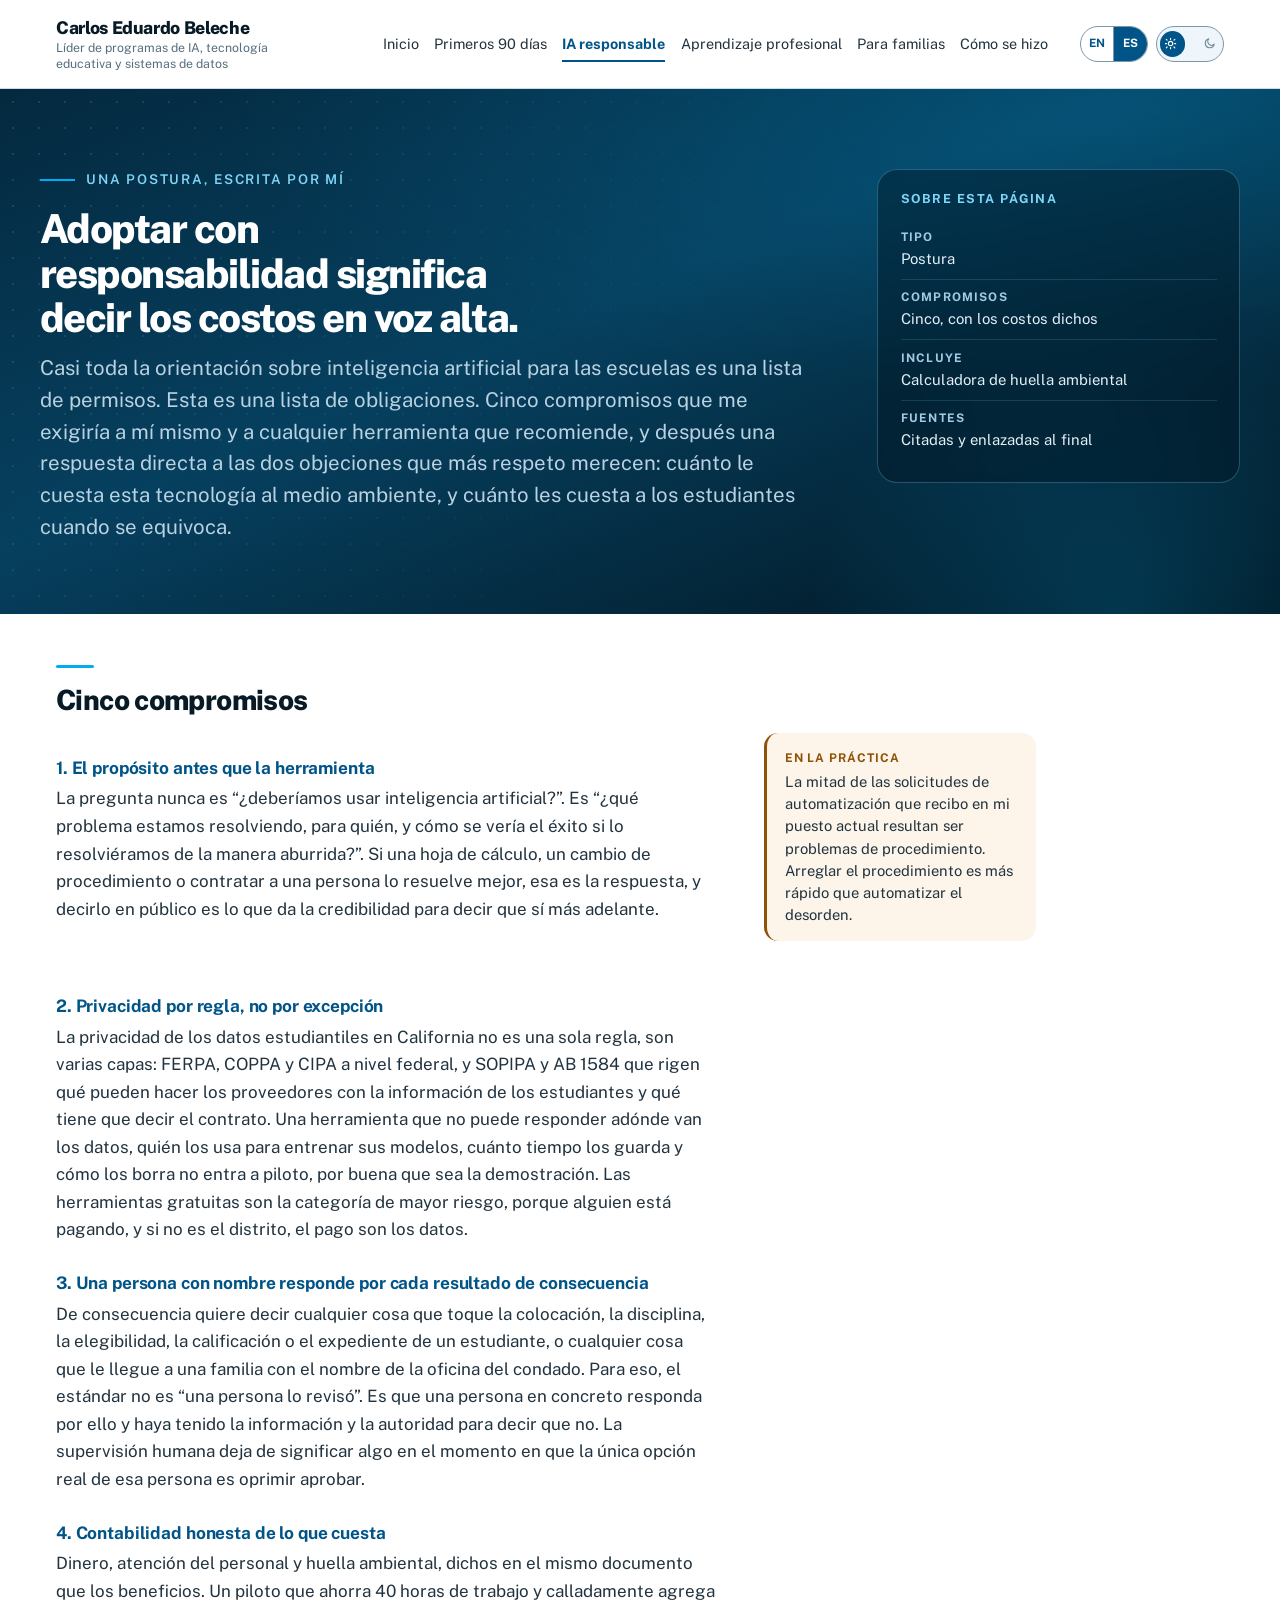
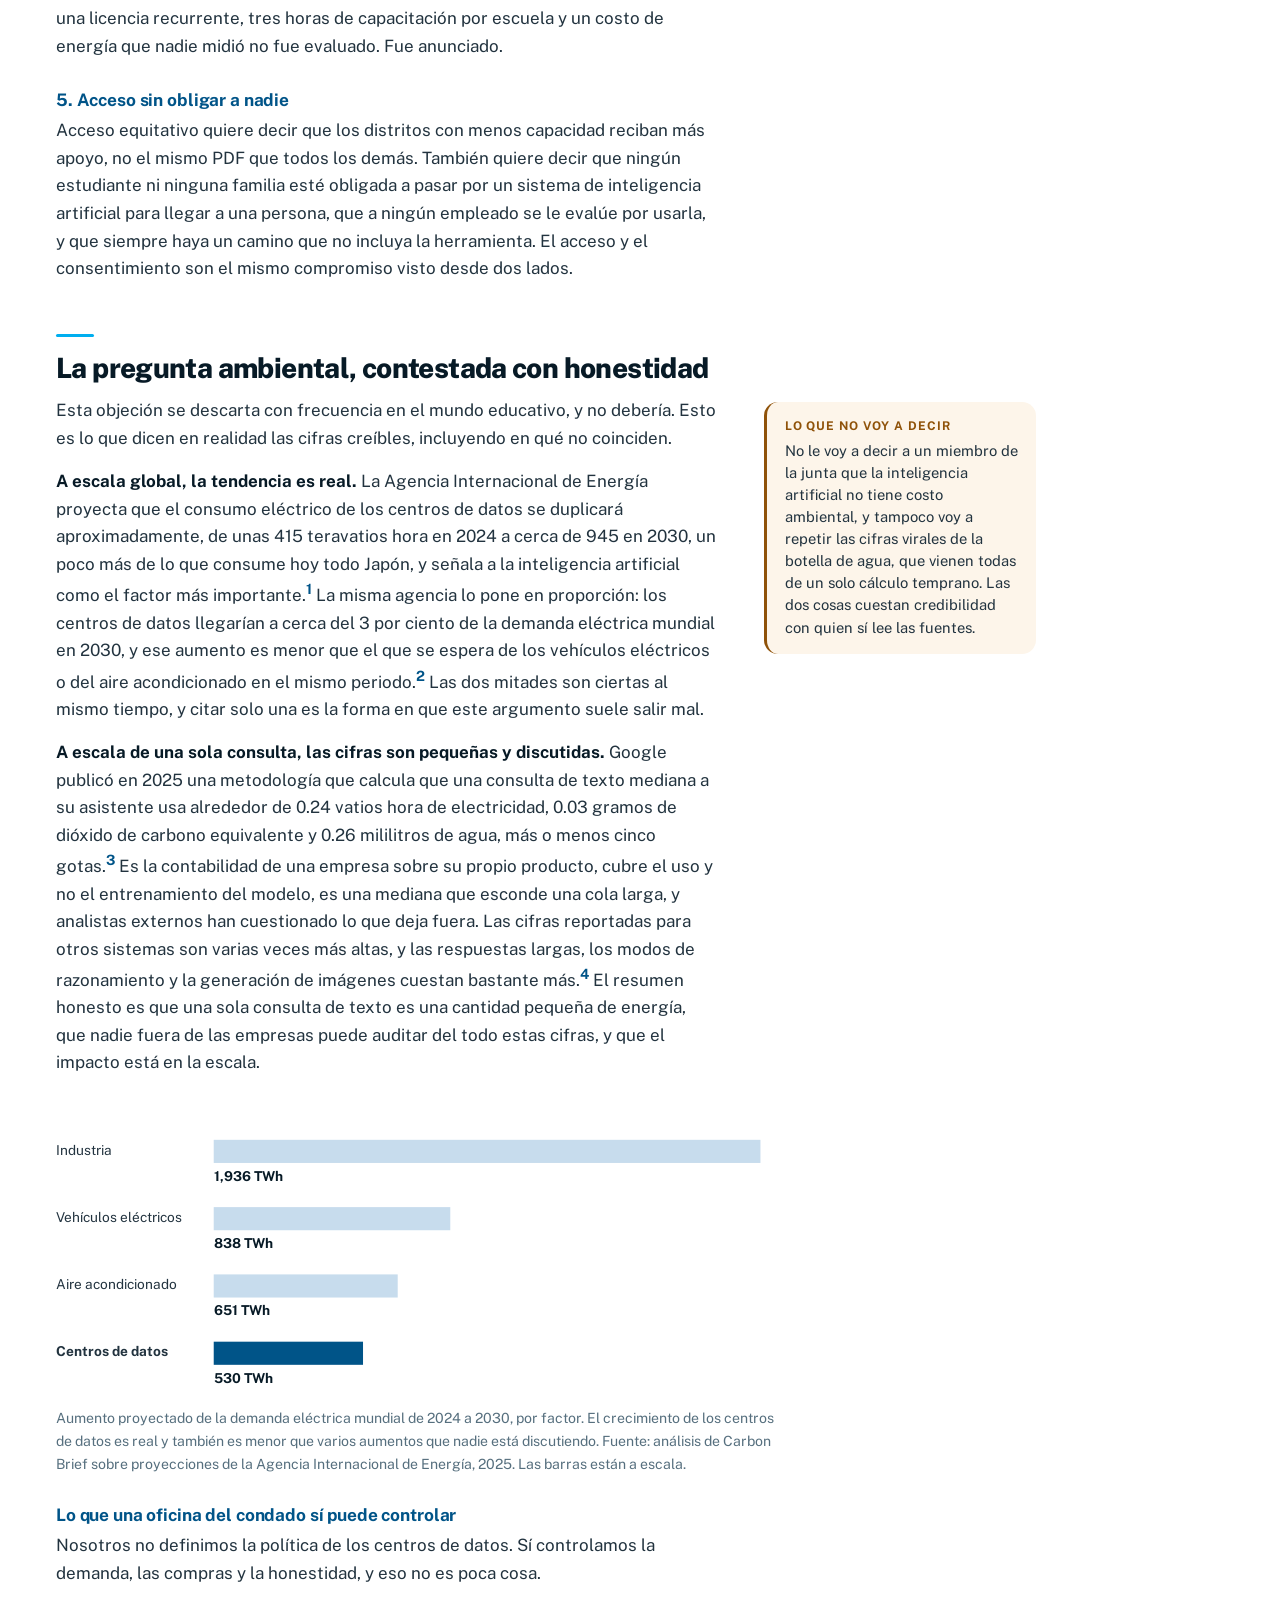
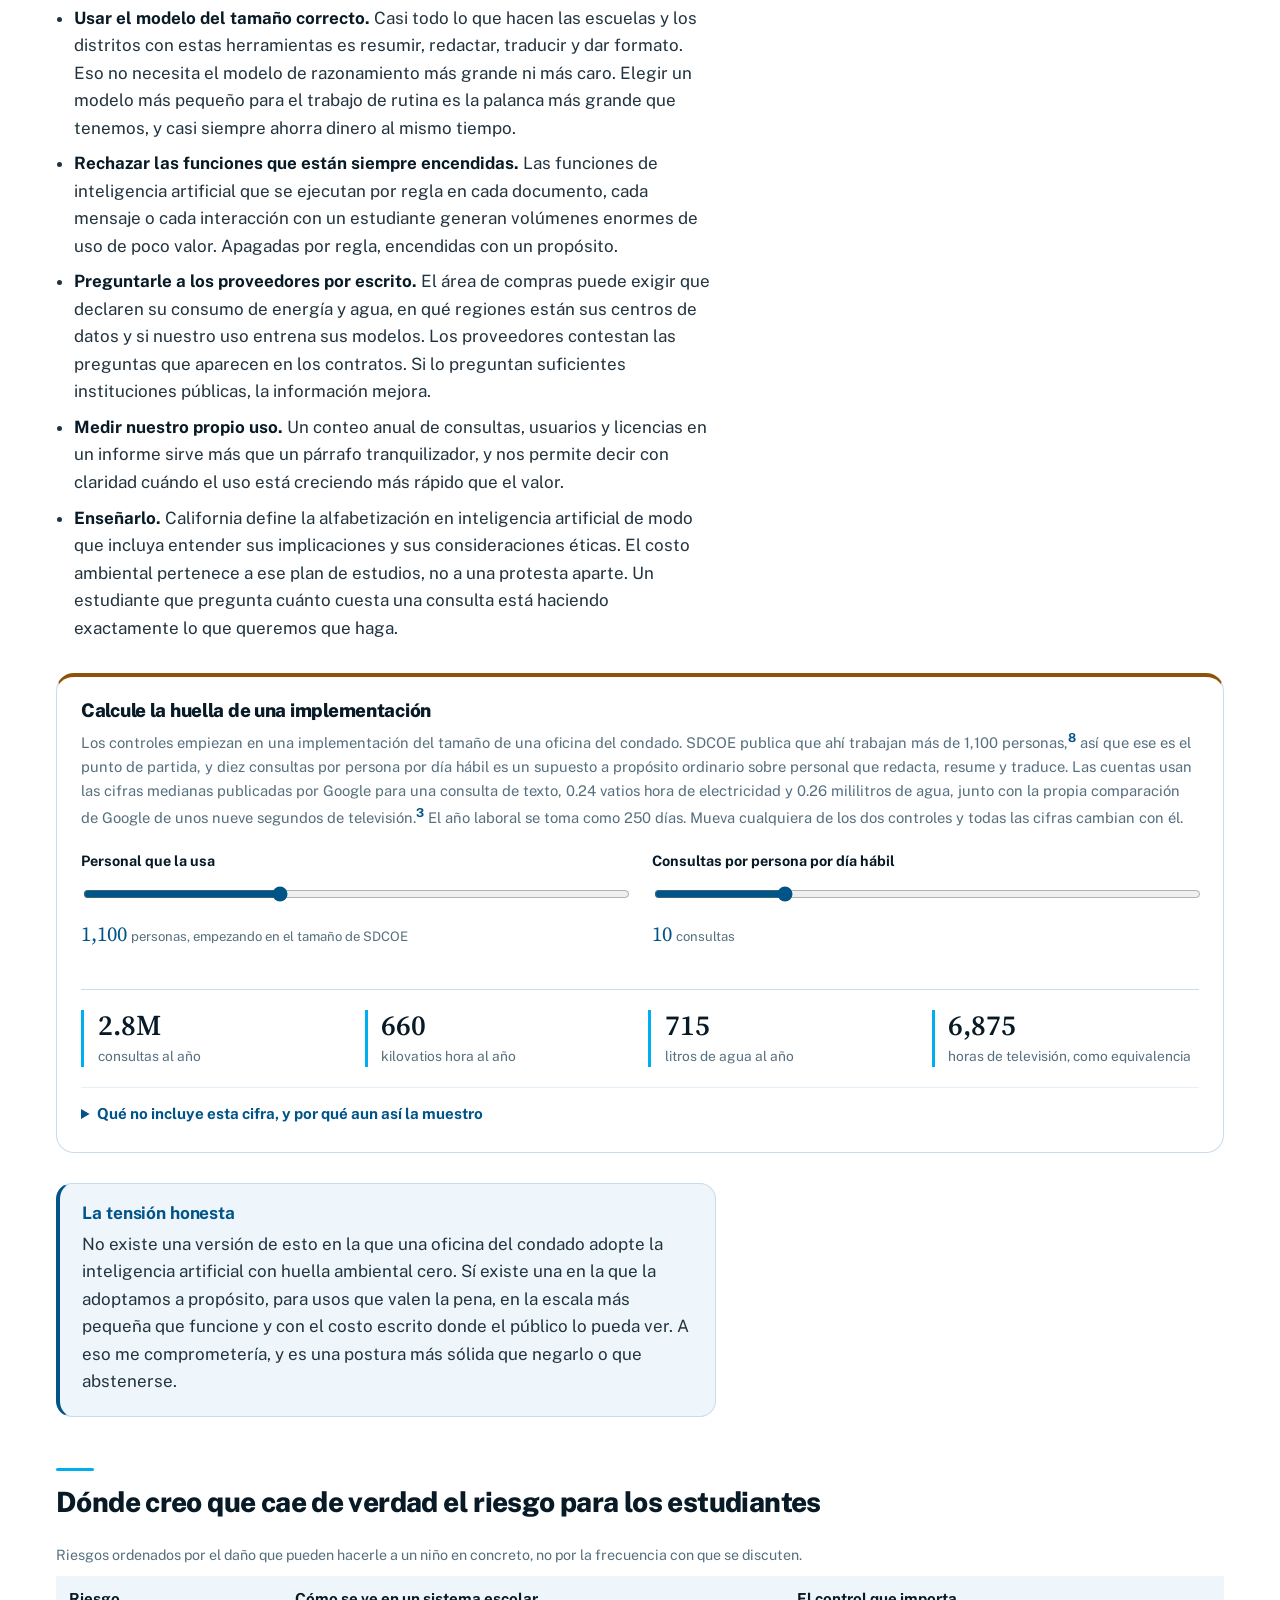
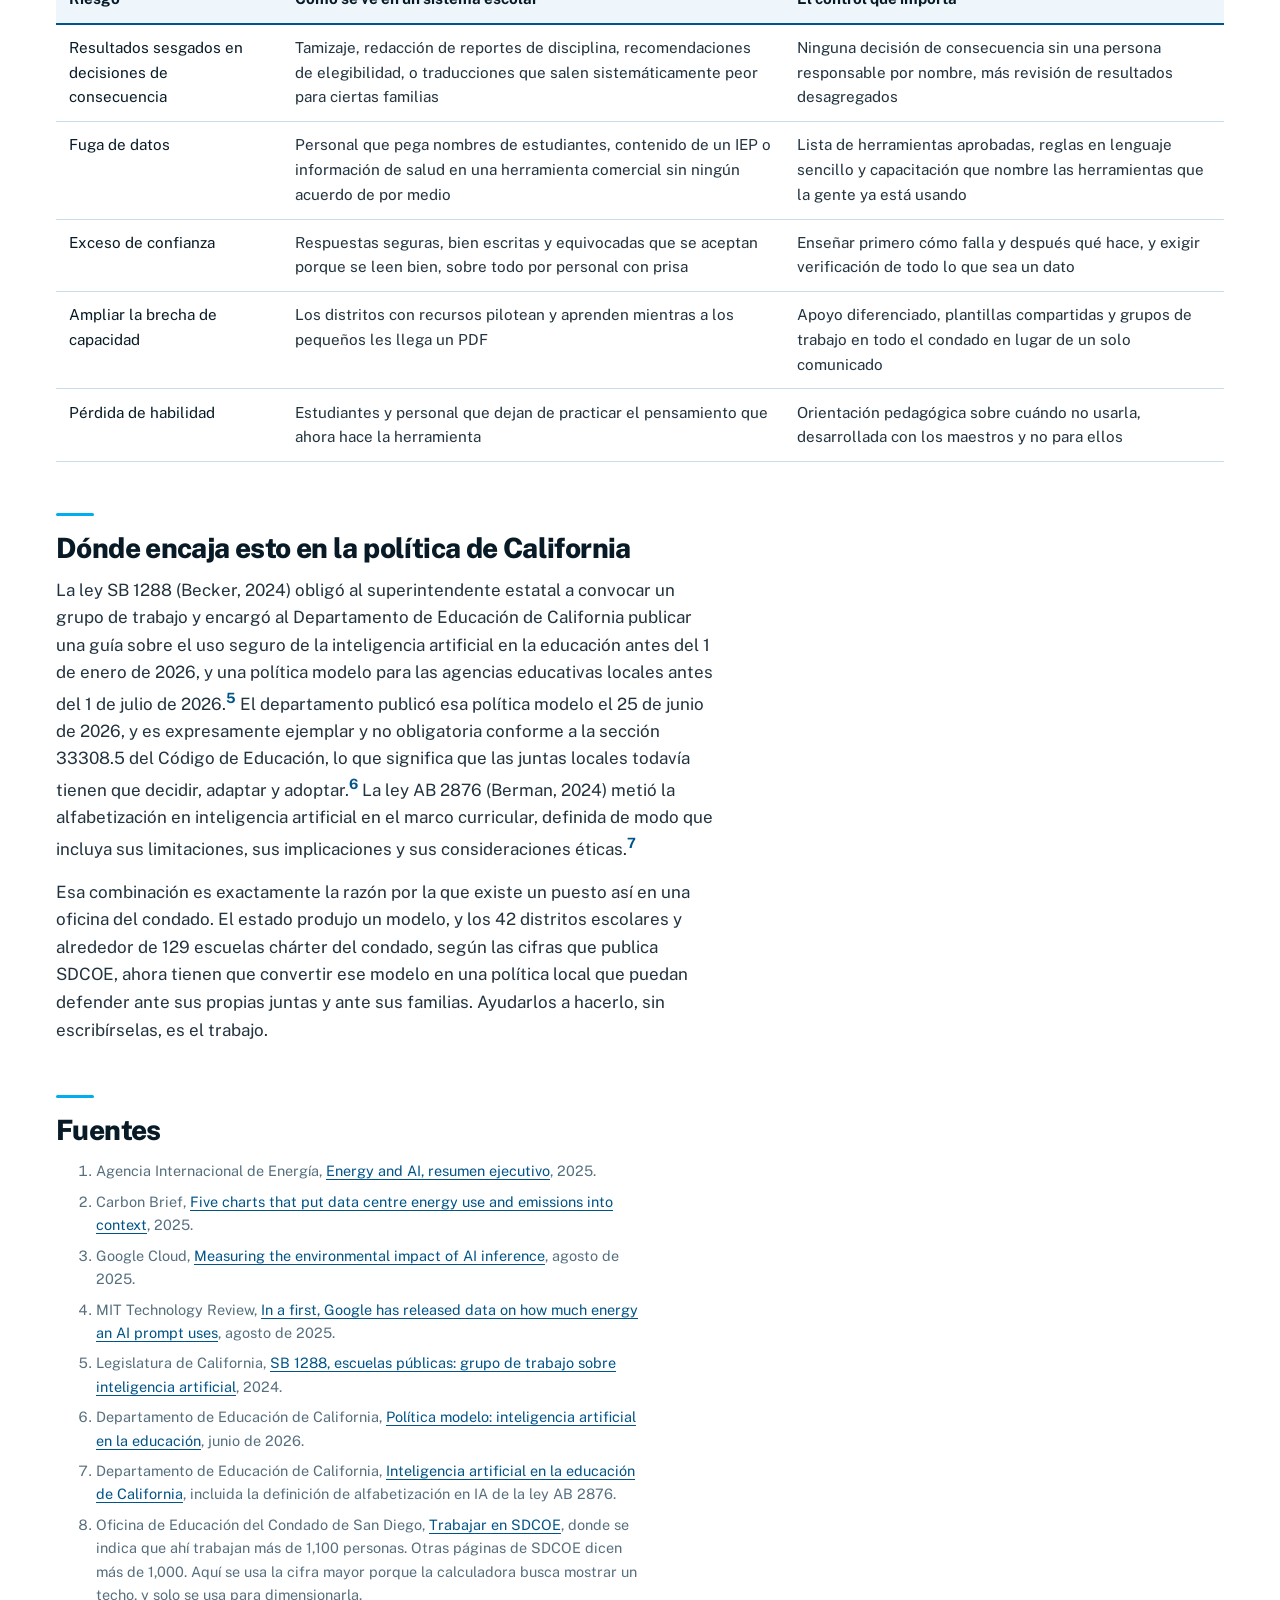
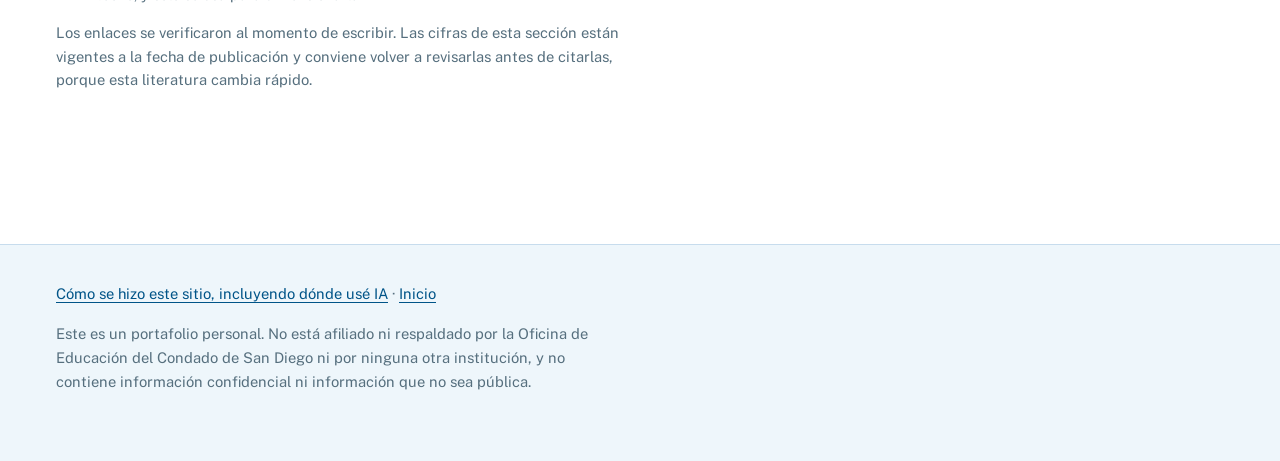
<file: ia-responsable.html>
<!DOCTYPE html>
<html lang="es">
<head>
<meta charset="utf-8">
<meta name="color-scheme" content="light dark">
<meta name="viewport" content="width=device-width, initial-scale=1">
<title>Adopci&oacute;n responsable de la IA | Carlos Beleche</title>
<meta name="description" content="Cinco compromisos para adoptar la inteligencia artificial en la educaci&oacute;n p&uacute;blica, una respuesta honesta sobre el costo ambiental y una calculadora que usted puede usar.">
<link rel="icon" href="data:image/svg+xml,%3Csvg xmlns='http://www.w3.org/2000/svg' viewBox='0 0 32 32'%3E%3Crect width='32' height='32' fill='%23005488'/%3E%3Cpath d='M6 22V10h4l6 8V10h4v12h-4l-6-8v8z' fill='%2300aeef'/%3E%3C/svg%3E">
<link rel="alternate" hreflang="en" href="responsible-ai.html">
<link rel="stylesheet" href="assets/style.css?v=5">
<script>(function(){try{var t=localStorage.getItem("theme");if(t==="dark"||t==="light"){document.documentElement.setAttribute("data-theme",t);}}catch(e){}})();</script>
<script>(function(){try{var l=localStorage.getItem("lang");if(!l)return;var h=document.documentElement.lang;if(l===h)return;var a=document.querySelector('link[rel="alternate"][hreflang="'+l+'"]');if(a&&a.getAttribute("href"))location.replace(a.getAttribute("href"));}catch(e){}})();</script>
</head>
<body>
<div class="progress" id="progress" aria-hidden="true"></div>
<a class="skip" href="#main">Ir al contenido principal</a>

<header class="masthead">
  <div class="masthead-inner">
    <a class="wordmark" href="es.html">Carlos Eduardo Beleche<span>L&iacute;der de programas de IA, tecnolog&iacute;a educativa y sistemas de datos</span></a>
    <nav aria-label="Principal">
      <ul>
        <li><a href="es.html">Inicio</a></li>
        <li><a href="primeros-90-dias.html">Primeros 90 d&iacute;as</a></li>
        <li><a href="ia-responsable.html" aria-current="page">IA responsable</a></li>
        <li><a href="aprendizaje-profesional.html">Aprendizaje profesional</a></li>
        <li><a href="familias.html">Para familias</a></li>
        <li><a href="como-se-hizo.html">C&oacute;mo se hizo</a></li>
      </ul>
    </nav>
    <div class="masthead-tools">
      <div class="lang-switch" role="group" aria-label="Idioma">
        <a href="responsible-ai.html" lang="en" data-setlang="en">EN<span class="sr-only"> Switch to English</span></a>
        <span class="on" aria-current="true" lang="es">ES<span class="sr-only" lang="es"> (idioma actual)</span></span>
      </div>
      <button type="button" class="theme-toggle" id="theme-toggle" role="switch" aria-checked="false">
        <span class="switch" aria-hidden="true">
          <svg class="ico ico-sun" viewBox="0 0 24 24" fill="none" stroke="currentColor" stroke-width="2.1" stroke-linecap="round"><circle cx="12" cy="12" r="4"/><path d="M12 2.6v2M12 19.4v2M4.2 4.2l1.5 1.5M18.3 18.3l1.5 1.5M2.6 12h2M19.4 12h2M4.2 19.8l1.5-1.5M18.3 5.7l1.5-1.5"/></svg>
          <svg class="ico ico-moon" viewBox="0 0 24 24" fill="none" stroke="currentColor" stroke-width="2.1" stroke-linecap="round" stroke-linejoin="round"><path d="M20.5 13.2A8.2 8.2 0 1 1 10.8 3.5a6.4 6.4 0 0 0 9.7 9.7z"/></svg>
          <span class="knob"></span>
        </span>
        <span class="sr-only">Tema oscuro</span>
      </button>
    </div>
  </div>
</header>

<main id="main" class="page">

  <div class="hero">
    <div class="hero-split">
      <div>
      <p class="kicker">Una postura, escrita por m&iacute;</p>
      <h1>Adoptar con responsabilidad significa decir los costos en voz alta.</h1>
      <p class="lede col">Casi toda la orientaci&oacute;n sobre inteligencia artificial para las escuelas es una lista de permisos. Esta es una lista de obligaciones. Cinco compromisos que me exigir&iacute;a a m&iacute; mismo y a cualquier herramienta que recomiende, y despu&eacute;s una respuesta directa a las dos objeciones que m&aacute;s respeto merecen: cu&aacute;nto le cuesta esta tecnolog&iacute;a al medio ambiente, y cu&aacute;nto les cuesta a los estudiantes cuando se equivoca.</p>
      </div>
      <div class="docmeta">
        <h2>Sobre esta p&aacute;gina</h2>
        <dl>
          <div><dt>Tipo</dt><dd>Postura</dd></div>
          <div><dt>Compromisos</dt><dd>Cinco, con los costos dichos</dd></div>
          <div><dt>Incluye</dt><dd>Calculadora de huella ambiental</dd></div>
          <div><dt>Fuentes</dt><dd>Citadas y enlazadas al final</dd></div>
        </dl>
      </div>
    </div>
  </div>

  <h2>Cinco compromisos</h2>

  <div class="with-notes">
    <div class="flow">
      <h3>1. El prop&oacute;sito antes que la herramienta</h3>
      <p>La pregunta nunca es &ldquo;&iquest;deber&iacute;amos usar inteligencia artificial?&rdquo;. Es &ldquo;&iquest;qu&eacute; problema estamos resolviendo, para qui&eacute;n, y c&oacute;mo se ver&iacute;a el &eacute;xito si lo resolvi&eacute;ramos de la manera aburrida?&rdquo;. Si una hoja de c&aacute;lculo, un cambio de procedimiento o contratar a una persona lo resuelve mejor, esa es la respuesta, y decirlo en p&uacute;blico es lo que da la credibilidad para decir que s&iacute; m&aacute;s adelante.</p>
    </div>
    <aside class="note">
      <b>En la pr&aacute;ctica</b>
      <p>La mitad de las solicitudes de automatizaci&oacute;n que recibo en mi puesto actual resultan ser problemas de procedimiento. Arreglar el procedimiento es m&aacute;s r&aacute;pido que automatizar el desorden.</p>
    </aside>
  </div>

  <h3>2. Privacidad por regla, no por excepci&oacute;n</h3>
  <p>La privacidad de los datos estudiantiles en California no es una sola regla, son varias capas: FERPA, COPPA y CIPA a nivel federal, y SOPIPA y AB 1584 que rigen qu&eacute; pueden hacer los proveedores con la informaci&oacute;n de los estudiantes y qu&eacute; tiene que decir el contrato. Una herramienta que no puede responder ad&oacute;nde van los datos, qui&eacute;n los usa para entrenar sus modelos, cu&aacute;nto tiempo los guarda y c&oacute;mo los borra no entra a piloto, por buena que sea la demostraci&oacute;n. Las herramientas gratuitas son la categor&iacute;a de mayor riesgo, porque alguien est&aacute; pagando, y si no es el distrito, el pago son los datos.</p>

  <h3>3. Una persona con nombre responde por cada resultado de consecuencia</h3>
  <p>De consecuencia quiere decir cualquier cosa que toque la colocaci&oacute;n, la disciplina, la elegibilidad, la calificaci&oacute;n o el expediente de un estudiante, o cualquier cosa que le llegue a una familia con el nombre de la oficina del condado. Para eso, el est&aacute;ndar no es &ldquo;una persona lo revis&oacute;&rdquo;. Es que una persona en concreto responda por ello y haya tenido la informaci&oacute;n y la autoridad para decir que no. La supervisi&oacute;n humana deja de significar algo en el momento en que la &uacute;nica opci&oacute;n real de esa persona es oprimir aprobar.</p>

  <h3>4. Contabilidad honesta de lo que cuesta</h3>
  <p>Dinero, atenci&oacute;n del personal y huella ambiental, dichos en el mismo documento que los beneficios. Un piloto que ahorra 40 horas de trabajo y calladamente agrega una licencia recurrente, tres horas de capacitaci&oacute;n por escuela y un costo de energ&iacute;a que nadie midi&oacute; no fue evaluado. Fue anunciado.</p>

  <h3>5. Acceso sin obligar a nadie</h3>
  <p>Acceso equitativo quiere decir que los distritos con menos capacidad reciban m&aacute;s apoyo, no el mismo PDF que todos los dem&aacute;s. Tambi&eacute;n quiere decir que ning&uacute;n estudiante ni ninguna familia est&eacute; obligada a pasar por un sistema de inteligencia artificial para llegar a una persona, que a ning&uacute;n empleado se le eval&uacute;e por usarla, y que siempre haya un camino que no incluya la herramienta. El acceso y el consentimiento son el mismo compromiso visto desde dos lados.</p>

  <h2 id="environment">La pregunta ambiental, contestada con honestidad</h2>

  <div class="with-notes">
    <div class="flow">
      <p>Esta objeci&oacute;n se descarta con frecuencia en el mundo educativo, y no deber&iacute;a. Esto es lo que dicen en realidad las cifras cre&iacute;bles, incluyendo en qu&eacute; no coinciden.</p>

      <p><strong>A escala global, la tendencia es real.</strong> La Agencia Internacional de Energ&iacute;a proyecta que el consumo el&eacute;ctrico de los centros de datos se duplicar&aacute; aproximadamente, de unas 415 teravatios hora en 2024 a cerca de 945 en 2030, un poco m&aacute;s de lo que consume hoy todo Jap&oacute;n, y se&ntilde;ala a la inteligencia artificial como el factor m&aacute;s importante.<sup><a href="#r1">1</a></sup> La misma agencia lo pone en proporci&oacute;n: los centros de datos llegar&iacute;an a cerca del 3 por ciento de la demanda el&eacute;ctrica mundial en 2030, y ese aumento es menor que el que se espera de los veh&iacute;culos el&eacute;ctricos o del aire acondicionado en el mismo periodo.<sup><a href="#r2">2</a></sup> Las dos mitades son ciertas al mismo tiempo, y citar solo una es la forma en que este argumento suele salir mal.</p>

      <p><strong>A escala de una sola consulta, las cifras son peque&ntilde;as y discutidas.</strong> Google public&oacute; en 2025 una metodolog&iacute;a que calcula que una consulta de texto mediana a su asistente usa alrededor de 0.24 vatios hora de electricidad, 0.03 gramos de di&oacute;xido de carbono equivalente y 0.26 mililitros de agua, m&aacute;s o menos cinco gotas.<sup><a href="#r3">3</a></sup> Es la contabilidad de una empresa sobre su propio producto, cubre el uso y no el entrenamiento del modelo, es una mediana que esconde una cola larga, y analistas externos han cuestionado lo que deja fuera. Las cifras reportadas para otros sistemas son varias veces m&aacute;s altas, y las respuestas largas, los modos de razonamiento y la generaci&oacute;n de im&aacute;genes cuestan bastante m&aacute;s.<sup><a href="#r4">4</a></sup> El resumen honesto es que una sola consulta de texto es una cantidad peque&ntilde;a de energ&iacute;a, que nadie fuera de las empresas puede auditar del todo estas cifras, y que el impacto est&aacute; en la escala.</p>
    </div>
    <aside class="note">
      <b>Lo que no voy a decir</b>
      <p>No le voy a decir a un miembro de la junta que la inteligencia artificial no tiene costo ambiental, y tampoco voy a repetir las cifras virales de la botella de agua, que vienen todas de un solo c&aacute;lculo temprano. Las dos cosas cuestan credibilidad con quien s&iacute; lee las fuentes.</p>
    </aside>
  </div>


  <figure class="chart">
    <svg viewBox="0 0 700 260" role="img" aria-labelledby="growthtitle growthdesc">
      <title id="growthtitle">Crecimiento proyectado de la demanda el&eacute;ctrica mundial a 2030, por factor</title>
      <desc id="growthdesc">Gr&aacute;fica de barras del aumento proyectado de la demanda el&eacute;ctrica mundial entre 2024 y 2030. Industria, 1,936 teravatios hora. Veh&iacute;culos el&eacute;ctricos, 838. Aire acondicionado, 651. Centros de datos, 530.</desc>
      <g>
        <text class="bar-label" x="0" y="30">Industria</text>
        <rect x="150" y="16" width="520" height="22" fill="var(--rule)"></rect>
        <text class="bar-value" x="150" y="55">1,936 TWh</text>

        <text class="bar-label" x="0" y="94">Veh&iacute;culos el&eacute;ctricos</text>
        <rect x="150" y="80" width="225" height="22" fill="var(--rule)"></rect>
        <text class="bar-value" x="150" y="119">838 TWh</text>

        <text class="bar-label" x="0" y="158">Aire acondicionado</text>
        <rect x="150" y="144" width="175" height="22" fill="var(--rule)"></rect>
        <text class="bar-value" x="150" y="183">651 TWh</text>

        <text class="bar-label" x="0" y="222" font-weight="700">Centros de datos</text>
        <rect x="150" y="208" width="142" height="22" fill="var(--navy)"></rect>
        <text class="bar-value" x="150" y="247">530 TWh</text>
      </g>
    </svg>
    <figcaption>Aumento proyectado de la demanda el&eacute;ctrica mundial de 2024 a 2030, por factor. El crecimiento de los centros de datos es real y tambi&eacute;n es menor que varios aumentos que nadie est&aacute; discutiendo. Fuente: an&aacute;lisis de Carbon Brief sobre proyecciones de la Agencia Internacional de Energ&iacute;a, 2025. Las barras est&aacute;n a escala.</figcaption>
  </figure>

  <h3>Lo que una oficina del condado s&iacute; puede controlar</h3>
  <p>Nosotros no definimos la pol&iacute;tica de los centros de datos. S&iacute; controlamos la demanda, las compras y la honestidad, y eso no es poca cosa.</p>
  <ul class="plain col">
    <li><strong>Usar el modelo del tama&ntilde;o correcto.</strong> Casi todo lo que hacen las escuelas y los distritos con estas herramientas es resumir, redactar, traducir y dar formato. Eso no necesita el modelo de razonamiento m&aacute;s grande ni m&aacute;s caro. Elegir un modelo m&aacute;s peque&ntilde;o para el trabajo de rutina es la palanca m&aacute;s grande que tenemos, y casi siempre ahorra dinero al mismo tiempo.</li>
    <li><strong>Rechazar las funciones que est&aacute;n siempre encendidas.</strong> Las funciones de inteligencia artificial que se ejecutan por regla en cada documento, cada mensaje o cada interacci&oacute;n con un estudiante generan vol&uacute;menes enormes de uso de poco valor. Apagadas por regla, encendidas con un prop&oacute;sito.</li>
    <li><strong>Preguntarle a los proveedores por escrito.</strong> El &aacute;rea de compras puede exigir que declaren su consumo de energ&iacute;a y agua, en qu&eacute; regiones est&aacute;n sus centros de datos y si nuestro uso entrena sus modelos. Los proveedores contestan las preguntas que aparecen en los contratos. Si lo preguntan suficientes instituciones p&uacute;blicas, la informaci&oacute;n mejora.</li>
    <li><strong>Medir nuestro propio uso.</strong> Un conteo anual de consultas, usuarios y licencias en un informe sirve m&aacute;s que un p&aacute;rrafo tranquilizador, y nos permite decir con claridad cu&aacute;ndo el uso est&aacute; creciendo m&aacute;s r&aacute;pido que el valor.</li>
    <li><strong>Ense&ntilde;arlo.</strong> California define la alfabetizaci&oacute;n en inteligencia artificial de modo que incluya entender sus implicaciones y sus consideraciones &eacute;ticas. El costo ambiental pertenece a ese plan de estudios, no a una protesta aparte. Un estudiante que pregunta cu&aacute;nto cuesta una consulta est&aacute; haciendo exactamente lo que queremos que haga.</li>
  </ul>


  <div class="tool">
    <h3>Calcule la huella de una implementaci&oacute;n</h3>
    <p class="toolnote">Los controles empiezan en una implementaci&oacute;n del tama&ntilde;o de una oficina del condado. SDCOE publica que ah&iacute; trabajan m&aacute;s de 1,100 personas,<sup><a href="#r8">8</a></sup> as&iacute; que ese es el punto de partida, y diez consultas por persona por d&iacute;a h&aacute;bil es un supuesto a prop&oacute;sito ordinario sobre personal que redacta, resume y traduce. Las cuentas usan las cifras medianas publicadas por Google para una consulta de texto, 0.24 vatios hora de electricidad y 0.26 mililitros de agua, junto con la propia comparaci&oacute;n de Google de unos nueve segundos de televisi&oacute;n.<sup><a href="#r3">3</a></sup> El a&ntilde;o laboral se toma como 250 d&iacute;as. Mueva cualquiera de los dos controles y todas las cifras cambian con &eacute;l.</p>

    <div class="controls">
      <div class="control">
        <label for="staff">Personal que la usa</label>
        <input type="range" id="staff" min="50" max="3000" step="10" value="1100">
        <p><span class="val" id="staffVal">1,100</span> <span class="hint">personas, empezando en el tama&ntilde;o de SDCOE</span></p>
      </div>
      <div class="control">
        <label for="prompts">Consultas por persona por d&iacute;a h&aacute;bil</label>
        <input type="range" id="prompts" min="1" max="40" step="1" value="10">
        <p><span class="val" id="promptsVal">10</span> <span class="hint">consultas</span></p>
      </div>
    </div>

    <div class="readout" aria-live="polite">
      <div><span class="n" id="outPrompts">2.8M</span><span class="k">consultas al a&ntilde;o</span></div>
      <div><span class="n" id="outKwh">660</span><span class="k">kilovatios hora al a&ntilde;o</span></div>
      <div><span class="n" id="outWater">715</span><span class="k">litros de agua al a&ntilde;o</span></div>
      <div><span class="n" id="outTv">6,875</span><span class="k">horas de televisi&oacute;n, como equivalencia</span></div>
    </div>

    <details class="caveat">
      <summary>Qu&eacute; no incluye esta cifra, y por qu&eacute; aun as&iacute; la muestro</summary>
      <p>Deja fuera el entrenamiento de los modelos, la electricidad de sus propios equipos y de la red, el carbono de fabricar el hardware, y todo lo que no sea texto. Una solicitud de razonamiento, un documento largo o una imagen cuestan bastante m&aacute;s que la mediana. Las cifras de base son de una empresa midiendo su propio producto, son una mediana que esconde una cola larga y no se pueden auditar de forma independiente. El n&uacute;mero inicial de personas es un conteo publicado de empleados, no de licencias. Nadie le entrega una herramienta a todos sus empleados el primer d&iacute;a, as&iacute; que tome 1,100 como el techo de una implementaci&oacute;n completa y no como un pron&oacute;stico del primer a&ntilde;o.</p>
      <p>As&iacute; que esto es un orden de magnitud, no una factura. Aun as&iacute; la muestro por una raz&oacute;n: una cifra en una diapositiva abre una conversaci&oacute;n de verdad, y la que abre es la correcta. Unos cuantos cientos de kilovatios hora no son nada despreciable y tampoco son una cat&aacute;strofe, lo que significa que la pregunta real no es la energ&iacute;a. Es si val&iacute;a la pena el trabajo que se hizo con ella, y si el mismo resultado pod&iacute;a haber salido de un modelo m&aacute;s peque&ntilde;o o de ning&uacute;n modelo.</p>
    </details>
  </div>

  <script>
    (function () {
      var staff = document.getElementById('staff');
      var prompts = document.getElementById('prompts');
      if (!staff || !prompts) { return; }
      var fmt = function (n, d) { return n.toLocaleString('es-MX', { maximumFractionDigits: d === undefined ? 0 : d }); };
      function compact(n) {
        if (n >= 1000000) { return fmt(n / 1000000, 1) + 'M'; }
        if (n >= 1000) { return fmt(n / 1000, 0) + 'K'; }
        return fmt(n);
      }
      function update() {
        var s = Number(staff.value), p = Number(prompts.value);
        var total = s * p * 250;
        document.getElementById('staffVal').textContent = fmt(s);
        document.getElementById('promptsVal').textContent = fmt(p);
        document.getElementById('outPrompts').textContent = compact(total);
        document.getElementById('outKwh').textContent = fmt(total * 0.24 / 1000);
        document.getElementById('outWater').textContent = fmt(total * 0.26 / 1000);
        document.getElementById('outTv').textContent = fmt(total * 9 / 3600);
      }
      staff.addEventListener('input', update);
      prompts.addEventListener('input', update);
      update();
    })();
  </script>

  <div class="callout col">
    <h3>La tensi&oacute;n honesta</h3>
    <p>No existe una versi&oacute;n de esto en la que una oficina del condado adopte la inteligencia artificial con huella ambiental cero. S&iacute; existe una en la que la adoptamos a prop&oacute;sito, para usos que valen la pena, en la escala m&aacute;s peque&ntilde;a que funcione y con el costo escrito donde el p&uacute;blico lo pueda ver. A eso me comprometer&iacute;a, y es una postura m&aacute;s s&oacute;lida que negarlo o que abstenerse.</p>
  </div>

  <h2>D&oacute;nde creo que cae de verdad el riesgo para los estudiantes</h2>
  <table>
    <caption>Riesgos ordenados por el da&ntilde;o que pueden hacerle a un ni&ntilde;o en concreto, no por la frecuencia con que se discuten.</caption>
    <thead>
      <tr><th scope="col">Riesgo</th><th scope="col">C&oacute;mo se ve en un sistema escolar</th><th scope="col">El control que importa</th></tr>
    </thead>
    <tbody>
      <tr><td>Resultados sesgados en decisiones de consecuencia</td><td>Tamizaje, redacci&oacute;n de reportes de disciplina, recomendaciones de elegibilidad, o traducciones que salen sistem&aacute;ticamente peor para ciertas familias</td><td>Ninguna decisi&oacute;n de consecuencia sin una persona responsable por nombre, m&aacute;s revisi&oacute;n de resultados desagregados</td></tr>
      <tr><td>Fuga de datos</td><td>Personal que pega nombres de estudiantes, contenido de un IEP o informaci&oacute;n de salud en una herramienta comercial sin ning&uacute;n acuerdo de por medio</td><td>Lista de herramientas aprobadas, reglas en lenguaje sencillo y capacitaci&oacute;n que nombre las herramientas que la gente ya est&aacute; usando</td></tr>
      <tr><td>Exceso de confianza</td><td>Respuestas seguras, bien escritas y equivocadas que se aceptan porque se leen bien, sobre todo por personal con prisa</td><td>Ense&ntilde;ar primero c&oacute;mo falla y despu&eacute;s qu&eacute; hace, y exigir verificaci&oacute;n de todo lo que sea un dato</td></tr>
      <tr><td>Ampliar la brecha de capacidad</td><td>Los distritos con recursos pilotean y aprenden mientras a los peque&ntilde;os les llega un PDF</td><td>Apoyo diferenciado, plantillas compartidas y grupos de trabajo en todo el condado en lugar de un solo comunicado</td></tr>
      <tr><td>P&eacute;rdida de habilidad</td><td>Estudiantes y personal que dejan de practicar el pensamiento que ahora hace la herramienta</td><td>Orientaci&oacute;n pedag&oacute;gica sobre cu&aacute;ndo no usarla, desarrollada con los maestros y no para ellos</td></tr>
    </tbody>
  </table>

  <h2>D&oacute;nde encaja esto en la pol&iacute;tica de California</h2>
  <p>La ley SB 1288 (Becker, 2024) oblig&oacute; al superintendente estatal a convocar un grupo de trabajo y encarg&oacute; al Departamento de Educaci&oacute;n de California publicar una gu&iacute;a sobre el uso seguro de la inteligencia artificial en la educaci&oacute;n antes del 1 de enero de 2026, y una pol&iacute;tica modelo para las agencias educativas locales antes del 1 de julio de 2026.<sup><a href="#r5">5</a></sup> El departamento public&oacute; esa pol&iacute;tica modelo el 25 de junio de 2026, y es expresamente ejemplar y no obligatoria conforme a la secci&oacute;n 33308.5 del C&oacute;digo de Educaci&oacute;n, lo que significa que las juntas locales todav&iacute;a tienen que decidir, adaptar y adoptar.<sup><a href="#r6">6</a></sup> La ley AB 2876 (Berman, 2024) meti&oacute; la alfabetizaci&oacute;n en inteligencia artificial en el marco curricular, definida de modo que incluya sus limitaciones, sus implicaciones y sus consideraciones &eacute;ticas.<sup><a href="#r7">7</a></sup></p>
  <p>Esa combinaci&oacute;n es exactamente la raz&oacute;n por la que existe un puesto as&iacute; en una oficina del condado. El estado produjo un modelo, y los 42 distritos escolares y alrededor de 129 escuelas ch&aacute;rter del condado, seg&uacute;n las cifras que publica SDCOE, ahora tienen que convertir ese modelo en una pol&iacute;tica local que puedan defender ante sus propias juntas y ante sus familias. Ayudarlos a hacerlo, sin escrib&iacute;rselas, es el trabajo.</p>

  <h2 id="refs">Fuentes</h2>
  <ol class="refs">
    <li id="r1">Agencia Internacional de Energ&iacute;a, <a href="https://www.iea.org/reports/energy-and-ai/executive-summary" lang="en">Energy and AI, resumen ejecutivo</a>, 2025.</li>
    <li id="r2">Carbon Brief, <a href="https://www.carbonbrief.org/ai-five-charts-that-put-data-centre-energy-use-and-emissions-into-context" lang="en">Five charts that put data centre energy use and emissions into context</a>, 2025.</li>
    <li id="r3">Google Cloud, <a href="https://cloud.google.com/blog/products/infrastructure/measuring-the-environmental-impact-of-ai-inference" lang="en">Measuring the environmental impact of AI inference</a>, agosto de 2025.</li>
    <li id="r4">MIT Technology Review, <a href="https://www.technologyreview.com/2025/08/21/1122288/google-gemini-ai-energy/" lang="en">In a first, Google has released data on how much energy an AI prompt uses</a>, agosto de 2025.</li>
    <li id="r5">Legislatura de California, <a href="https://leginfo.legislature.ca.gov/faces/billTextClient.xhtml?bill_id=202320240SB1288">SB 1288, escuelas p&uacute;blicas: grupo de trabajo sobre inteligencia artificial</a>, 2024.</li>
    <li id="r6">Departamento de Educaci&oacute;n de California, <a href="https://www.cde.ca.gov/ci/pl/aipolicy.asp">Pol&iacute;tica modelo: inteligencia artificial en la educaci&oacute;n</a>, junio de 2026.</li>
    <li id="r7">Departamento de Educaci&oacute;n de California, <a href="https://www.cde.ca.gov/ci/pl/aiincalifornia.asp">Inteligencia artificial en la educaci&oacute;n de California</a>, incluida la definici&oacute;n de alfabetizaci&oacute;n en IA de la ley AB 2876.</li>
    <li id="r8">Oficina de Educaci&oacute;n del Condado de San Diego, <a href="https://www.sdcoe.net/work-sdcoe">Trabajar en SDCOE</a>, donde se indica que ah&iacute; trabajan m&aacute;s de 1,100 personas. Otras p&aacute;ginas de SDCOE dicen m&aacute;s de 1,000. Aqu&iacute; se usa la cifra mayor porque la calculadora busca mostrar un techo, y solo se usa para dimensionarla.</li>
  </ol>
  <p class="meta">Los enlaces se verificaron al momento de escribir. Las cifras de esta secci&oacute;n est&aacute;n vigentes a la fecha de publicaci&oacute;n y conviene volver a revisarlas antes de citarlas, porque esta literatura cambia r&aacute;pido.</p>

</main>

<footer class="site">
  <div class="inner">
    <p><a href="como-se-hizo.html">C&oacute;mo se hizo este sitio, incluyendo d&oacute;nde us&eacute; IA</a> &middot; <a href="es.html">Inicio</a></p>
    <p class="disclaim">Este es un portafolio personal. No est&aacute; afiliado ni respaldado por la Oficina de Educaci&oacute;n del Condado de San Diego ni por ninguna otra instituci&oacute;n, y no contiene informaci&oacute;n confidencial ni informaci&oacute;n que no sea p&uacute;blica.</p>
  </div>
</footer>

<script src="assets/enhance.js?v=2" defer></script>

</body>
</html>
</file>
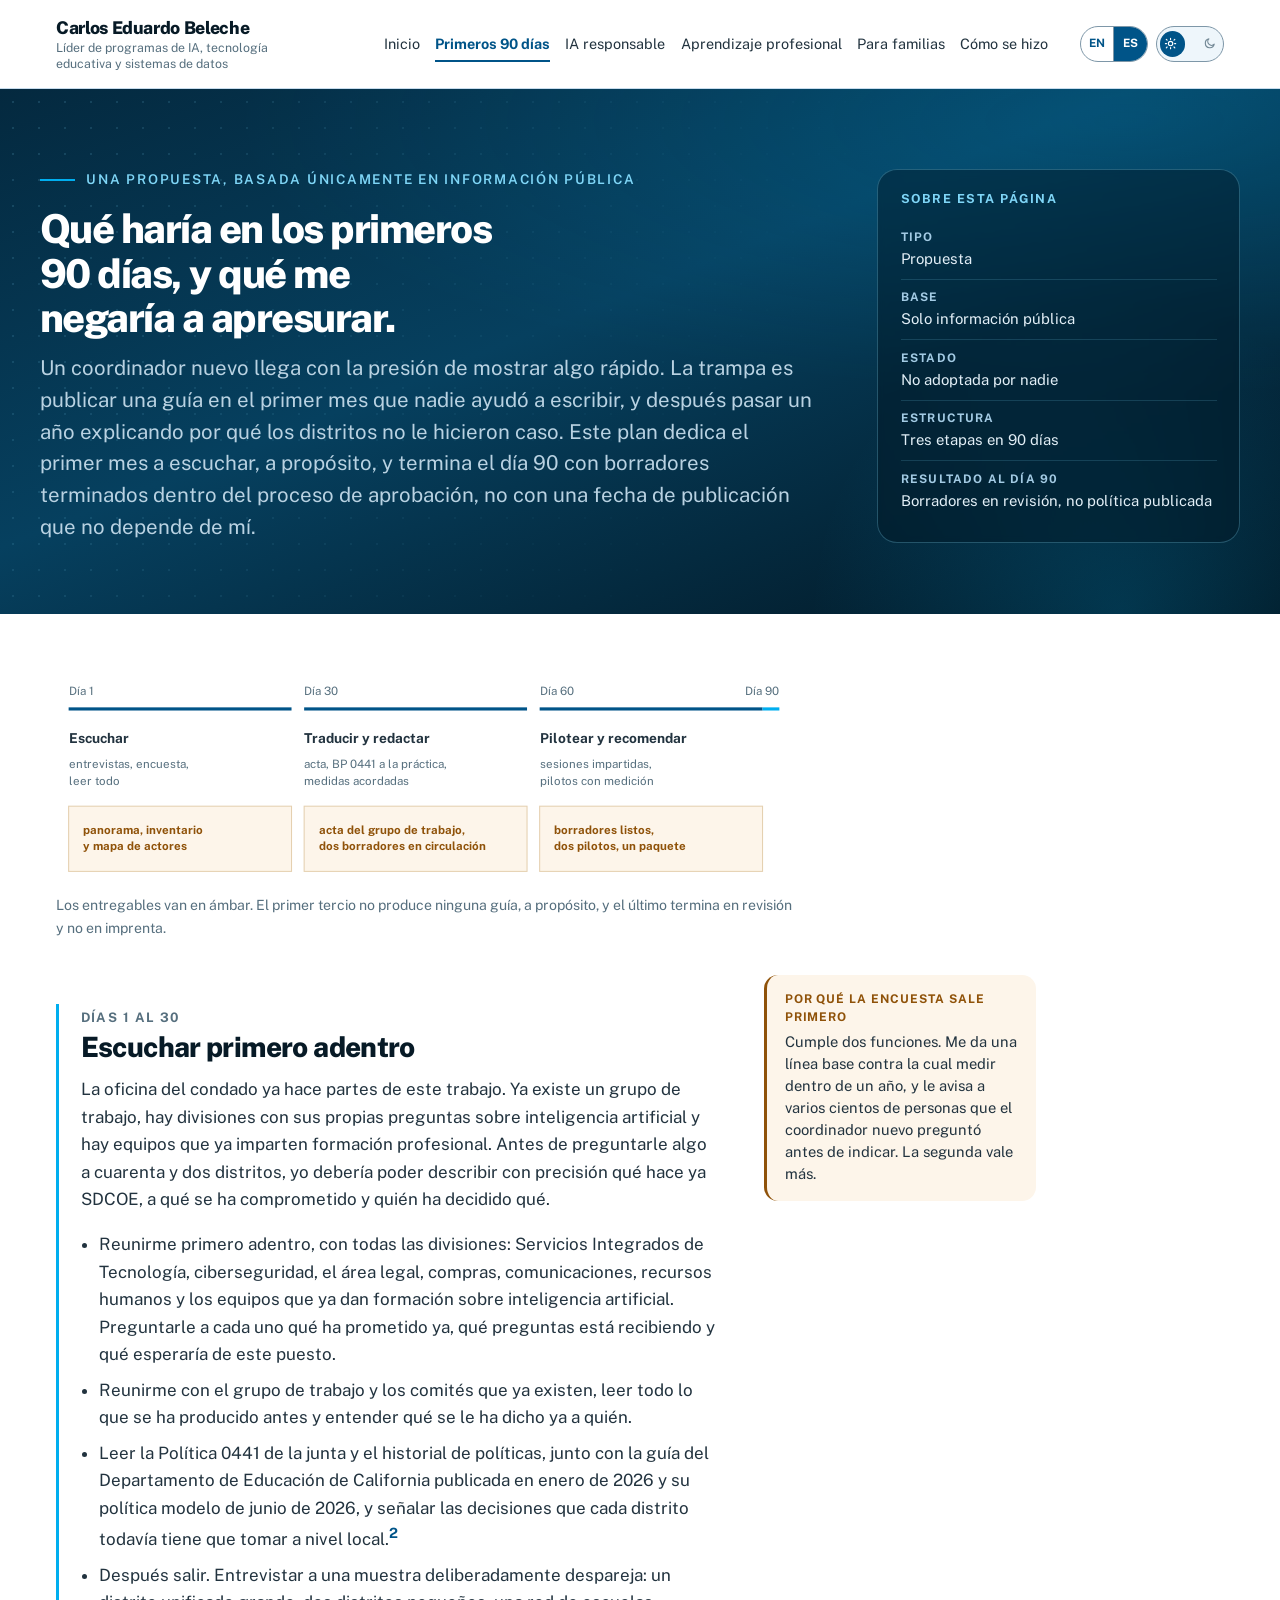
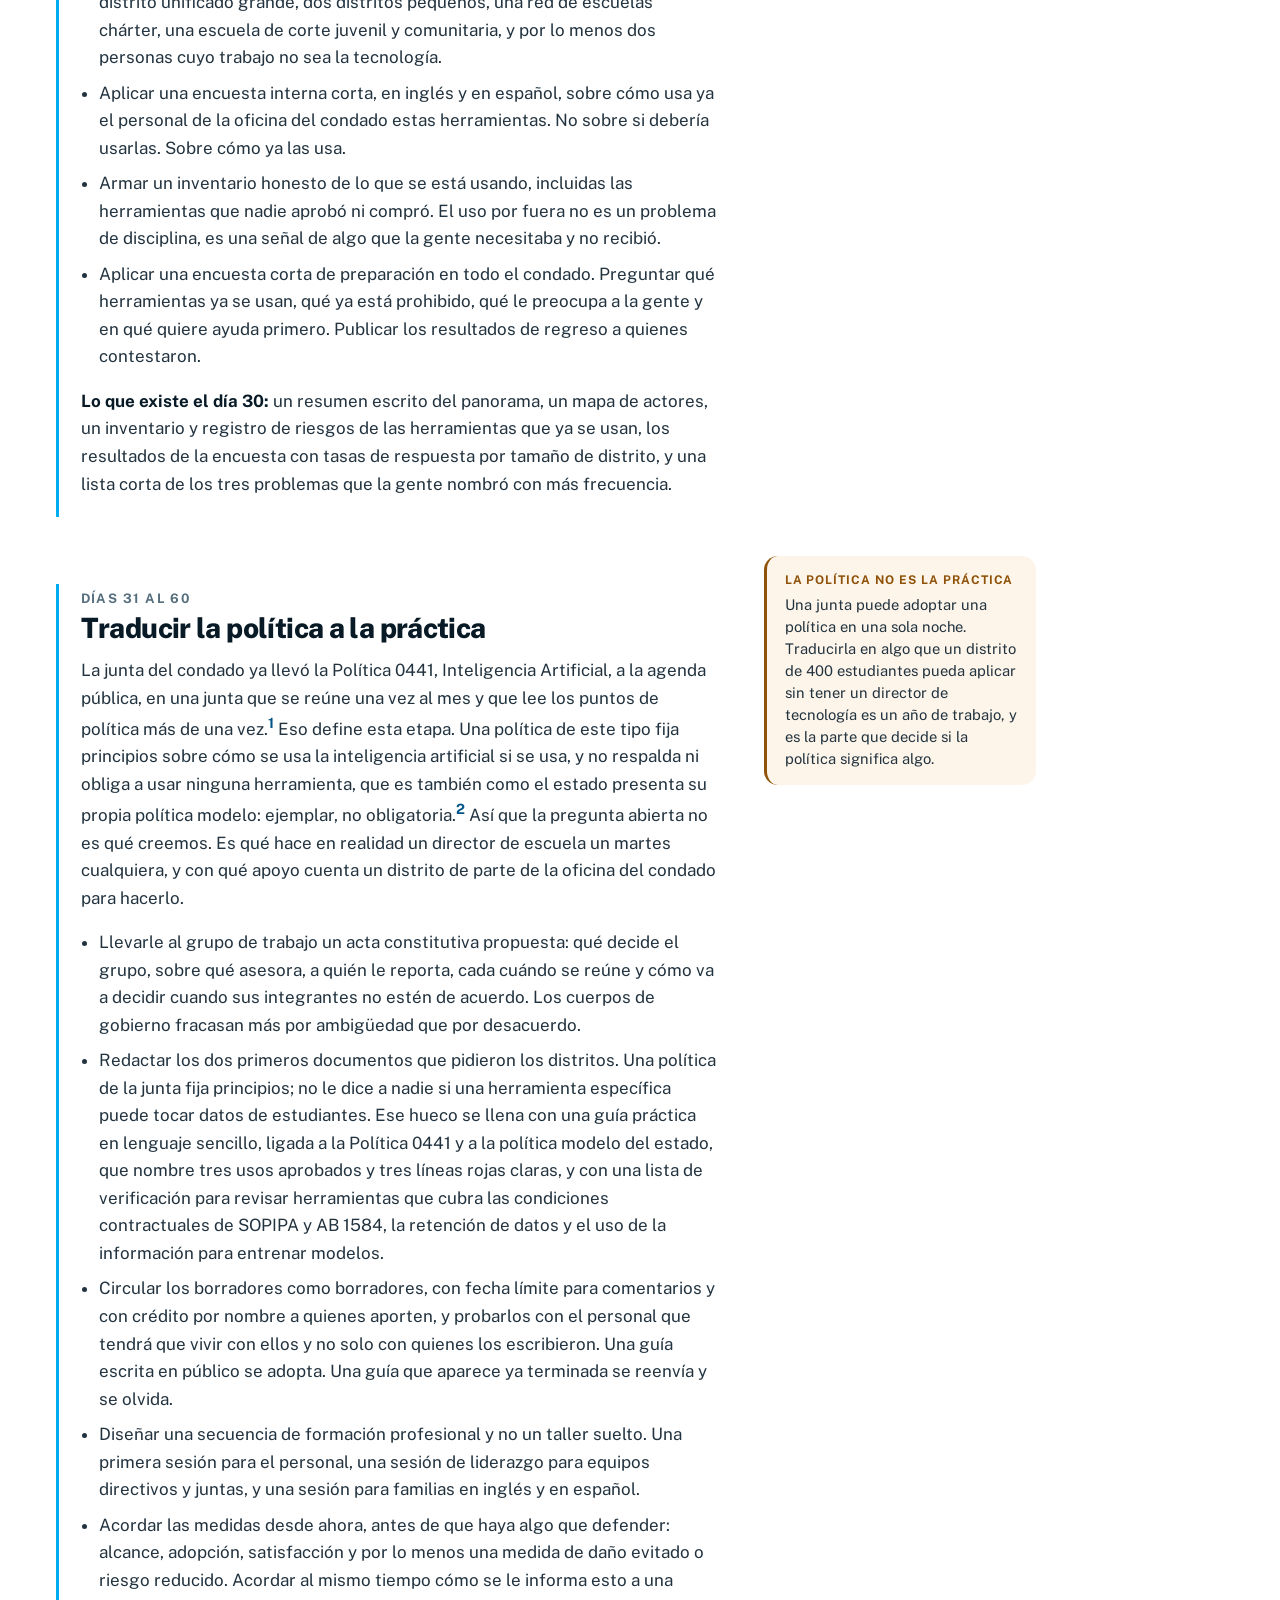
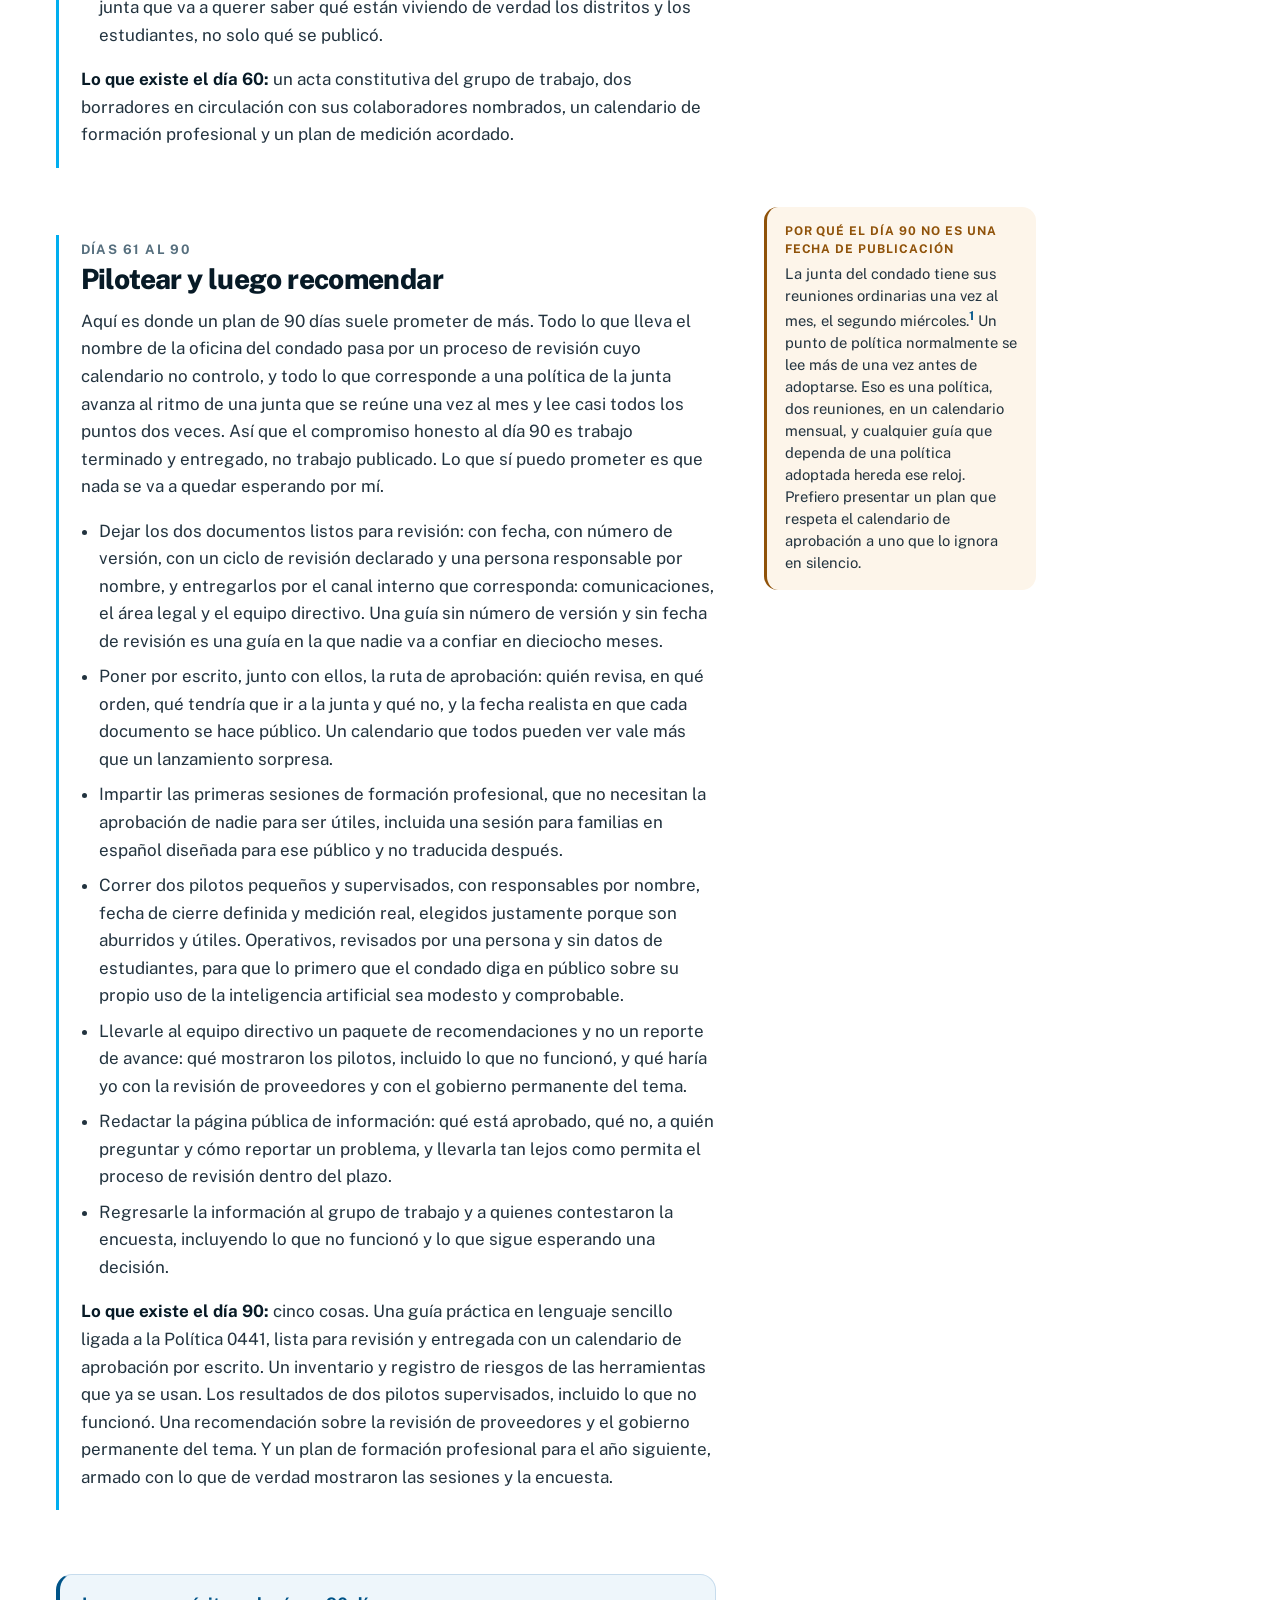
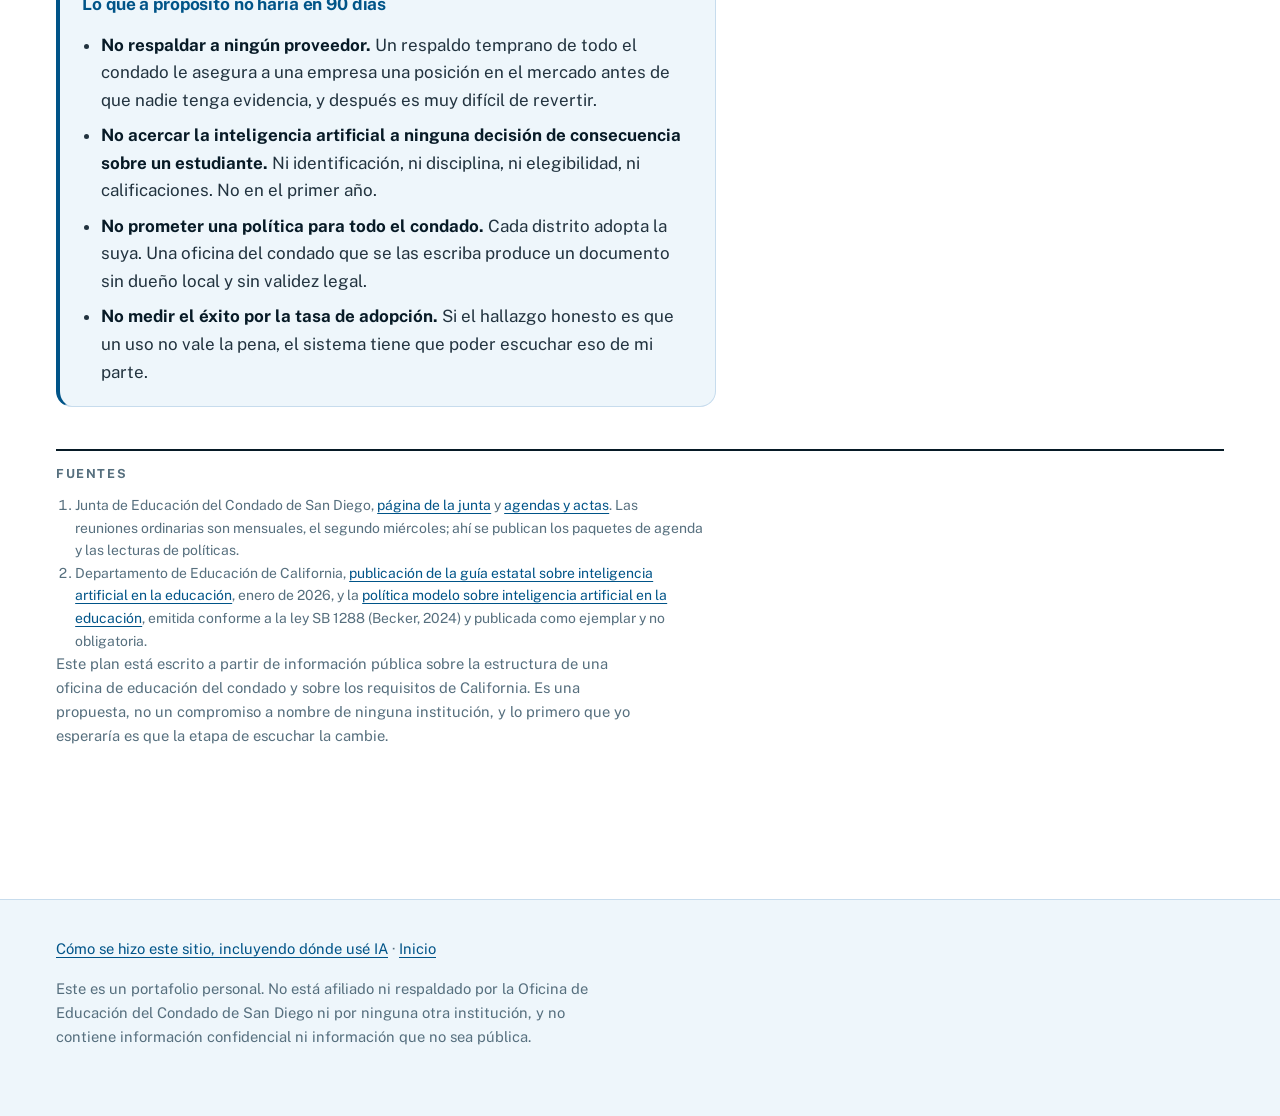
<file: primeros-90-dias.html>
<!DOCTYPE html>
<html lang="es">
<head>
<meta charset="utf-8">
<meta name="color-scheme" content="light dark">
<meta name="viewport" content="width=device-width, initial-scale=1">
<title>Los primeros 90 d&iacute;as | Carlos Beleche</title>
<meta name="description" content="Qu&eacute; har&iacute;a en los primeros 90 d&iacute;as como coordinador de inteligencia artificial en una oficina de educaci&oacute;n del condado, y qu&eacute; me negar&iacute;a a apresurar.">
<link rel="icon" href="data:image/svg+xml,%3Csvg xmlns='http://www.w3.org/2000/svg' viewBox='0 0 32 32'%3E%3Crect width='32' height='32' fill='%23005488'/%3E%3Cpath d='M6 22V10h4l6 8V10h4v12h-4l-6-8v8z' fill='%2300aeef'/%3E%3C/svg%3E">
<link rel="alternate" hreflang="en" href="first-90-days.html">
<link rel="stylesheet" href="assets/style.css?v=5">
<script>(function(){try{var t=localStorage.getItem("theme");if(t==="dark"||t==="light"){document.documentElement.setAttribute("data-theme",t);}}catch(e){}})();</script>
<script>(function(){try{var l=localStorage.getItem("lang");if(!l)return;var h=document.documentElement.lang;if(l===h)return;var a=document.querySelector('link[rel="alternate"][hreflang="'+l+'"]');if(a&&a.getAttribute("href"))location.replace(a.getAttribute("href"));}catch(e){}})();</script>
</head>
<body>
<div class="progress" id="progress" aria-hidden="true"></div>
<a class="skip" href="#main">Ir al contenido principal</a>

<header class="masthead">
  <div class="masthead-inner">
    <a class="wordmark" href="es.html">Carlos Eduardo Beleche<span>L&iacute;der de programas de IA, tecnolog&iacute;a educativa y sistemas de datos</span></a>
    <nav aria-label="Principal">
      <ul>
        <li><a href="es.html">Inicio</a></li>
        <li><a href="primeros-90-dias.html" aria-current="page">Primeros 90 d&iacute;as</a></li>
        <li><a href="ia-responsable.html">IA responsable</a></li>
        <li><a href="aprendizaje-profesional.html">Aprendizaje profesional</a></li>
        <li><a href="familias.html">Para familias</a></li>
        <li><a href="como-se-hizo.html">C&oacute;mo se hizo</a></li>
      </ul>
    </nav>
    <div class="masthead-tools">
      <div class="lang-switch" role="group" aria-label="Idioma">
        <a href="first-90-days.html" lang="en" data-setlang="en">EN<span class="sr-only"> Switch to English</span></a>
        <span class="on" aria-current="true" lang="es">ES<span class="sr-only" lang="es"> (idioma actual)</span></span>
      </div>
      <button type="button" class="theme-toggle" id="theme-toggle" role="switch" aria-checked="false">
        <span class="switch" aria-hidden="true">
          <svg class="ico ico-sun" viewBox="0 0 24 24" fill="none" stroke="currentColor" stroke-width="2.1" stroke-linecap="round"><circle cx="12" cy="12" r="4"/><path d="M12 2.6v2M12 19.4v2M4.2 4.2l1.5 1.5M18.3 18.3l1.5 1.5M2.6 12h2M19.4 12h2M4.2 19.8l1.5-1.5M18.3 5.7l1.5-1.5"/></svg>
          <svg class="ico ico-moon" viewBox="0 0 24 24" fill="none" stroke="currentColor" stroke-width="2.1" stroke-linecap="round" stroke-linejoin="round"><path d="M20.5 13.2A8.2 8.2 0 1 1 10.8 3.5a6.4 6.4 0 0 0 9.7 9.7z"/></svg>
          <span class="knob"></span>
        </span>
        <span class="sr-only">Tema oscuro</span>
      </button>
    </div>
  </div>
</header>

<main id="main" class="page">

  <div class="hero">
    <div class="hero-split">
      <div>
      <p class="kicker">Una propuesta, basada &uacute;nicamente en informaci&oacute;n p&uacute;blica</p>
      <h1>Qu&eacute; har&iacute;a en los primeros 90 d&iacute;as, y qu&eacute; me negar&iacute;a a apresurar.</h1>
      <p class="lede col">Un coordinador nuevo llega con la presi&oacute;n de mostrar algo r&aacute;pido. La trampa es publicar una gu&iacute;a en el primer mes que nadie ayud&oacute; a escribir, y despu&eacute;s pasar un a&ntilde;o explicando por qu&eacute; los distritos no le hicieron caso. Este plan dedica el primer mes a escuchar, a prop&oacute;sito, y termina el d&iacute;a 90 con borradores terminados dentro del proceso de aprobaci&oacute;n, no con una fecha de publicaci&oacute;n que no depende de m&iacute;.</p>
      </div>
      <div class="docmeta">
        <h2>Sobre esta p&aacute;gina</h2>
        <dl>
          <div><dt>Tipo</dt><dd>Propuesta</dd></div>
          <div><dt>Base</dt><dd>Solo informaci&oacute;n p&uacute;blica</dd></div>
          <div><dt>Estado</dt><dd>No adoptada por nadie</dd></div>
          <div><dt>Estructura</dt><dd>Tres etapas en 90 d&iacute;as</dd></div>
          <div><dt>Resultado al d&iacute;a 90</dt><dd>Borradores en revisi&oacute;n, no pol&iacute;tica publicada</dd></div>
        </dl>
      </div>
    </div>
  </div>


  <figure class="chart" style="max-width:46rem">
    <svg viewBox="0 0 700 214" role="img" aria-labelledby="tltitle tldesc">
      <title id="tltitle">Secuencia de noventa d&iacute;as</title>
      <desc id="tldesc">Tres etapas. Del d&iacute;a 1 al 30, escuchar e inventariar, con un resumen del panorama y un mapa de actores. Del d&iacute;a 31 al 60, enmarcar el trabajo y redactar en p&uacute;blico, con el acta constitutiva del grupo de trabajo y dos borradores en circulaci&oacute;n. Del d&iacute;a 61 al 90, impartir las sesiones y correr dos pilotos supervisados, con borradores listos para revisi&oacute;n entregados al proceso de aprobaci&oacute;n y un paquete de recomendaciones, en lugar de una gu&iacute;a publicada.</desc>
      <g>
        <text class="axis-note" x="12" y="34">D&iacute;a 1</text>
        <rect x="12" y="46" width="212" height="3" fill="var(--navy)"></rect>
        <text class="bar-label" x="12" y="80" font-size="15" font-weight="700">Escuchar</text>
        <text class="axis-note" x="12" y="104">entrevistas, encuesta,</text>
        <text class="axis-note" x="12" y="120">leer todo</text>
        <rect x="12" y="140" width="212" height="62" fill="var(--mark-wash)" stroke="var(--mark-rule)"></rect>
        <text class="axis-note" x="26" y="166" style="fill:var(--mark)" font-weight="700">panorama, inventario</text>
        <text class="axis-note" x="26" y="182" style="fill:var(--mark)" font-weight="700">y mapa de actores</text>
      </g>
      <g>
        <text class="axis-note" x="236" y="34">D&iacute;a 30</text>
        <rect x="236" y="46" width="212" height="3" fill="var(--navy)"></rect>
        <text class="bar-label" x="236" y="80" font-size="15" font-weight="700">Traducir y redactar</text>
        <text class="axis-note" x="236" y="104">acta, BP 0441 a la pr&aacute;ctica,</text>
        <text class="axis-note" x="236" y="120">medidas acordadas</text>
        <rect x="236" y="140" width="212" height="62" fill="var(--mark-wash)" stroke="var(--mark-rule)"></rect>
        <text class="axis-note" x="250" y="166" style="fill:var(--mark)" font-weight="700">acta del grupo de trabajo,</text>
        <text class="axis-note" x="250" y="182" style="fill:var(--mark)" font-weight="700">dos borradores en circulaci&oacute;n</text>
      </g>
      <g>
        <text class="axis-note" x="460" y="34">D&iacute;a 60</text>
        <rect x="460" y="46" width="212" height="3" fill="var(--navy)"></rect>
        <text class="bar-label" x="460" y="80" font-size="15" font-weight="700">Pilotear y recomendar</text>
        <text class="axis-note" x="460" y="104">sesiones impartidas,</text>
        <text class="axis-note" x="460" y="120">pilotos con medici&oacute;n</text>
        <rect x="460" y="140" width="212" height="62" fill="var(--mark-wash)" stroke="var(--mark-rule)"></rect>
        <text class="axis-note" x="474" y="166" style="fill:var(--mark)" font-weight="700">borradores listos,</text>
        <text class="axis-note" x="474" y="182" style="fill:var(--mark)" font-weight="700">dos pilotos, un paquete</text>
      </g>
      <text class="axis-note" x="688" y="34" text-anchor="end">D&iacute;a 90</text>
      <rect x="672" y="46" width="16" height="3" fill="var(--cyan)"></rect>
    </svg>
    <figcaption>Los entregables van en &aacute;mbar. El primer tercio no produce ninguna gu&iacute;a, a prop&oacute;sito, y el &uacute;ltimo termina en revisi&oacute;n y no en imprenta.</figcaption>
  </figure>

  <div class="with-notes">
    <div class="flow">
      <div class="phase">
        <p class="span">D&iacute;as 1 al 30</p>
        <h2>Escuchar primero adentro</h2>
        <p>La oficina del condado ya hace partes de este trabajo. Ya existe un grupo de trabajo, hay divisiones con sus propias preguntas sobre inteligencia artificial y hay equipos que ya imparten formaci&oacute;n profesional. Antes de preguntarle algo a cuarenta y dos distritos, yo deber&iacute;a poder describir con precisi&oacute;n qu&eacute; hace ya SDCOE, a qu&eacute; se ha comprometido y qui&eacute;n ha decidido qu&eacute;.</p>
        <ul class="plain">
          <li>Reunirme primero adentro, con todas las divisiones: Servicios Integrados de Tecnolog&iacute;a, ciberseguridad, el &aacute;rea legal, compras, comunicaciones, recursos humanos y los equipos que ya dan formaci&oacute;n sobre inteligencia artificial. Preguntarle a cada uno qu&eacute; ha prometido ya, qu&eacute; preguntas est&aacute; recibiendo y qu&eacute; esperar&iacute;a de este puesto.</li>
          <li>Reunirme con el grupo de trabajo y los comit&eacute;s que ya existen, leer todo lo que se ha producido antes y entender qu&eacute; se le ha dicho ya a qui&eacute;n.</li>
          <li>Leer la Pol&iacute;tica 0441 de la junta y el historial de pol&iacute;ticas, junto con la gu&iacute;a del Departamento de Educaci&oacute;n de California publicada en enero de 2026 y su pol&iacute;tica modelo de junio de 2026, y se&ntilde;alar las decisiones que cada distrito todav&iacute;a tiene que tomar a nivel local.<sup><a href="#s2">2</a></sup></li>
          <li>Despu&eacute;s salir. Entrevistar a una muestra deliberadamente despareja: un distrito unificado grande, dos distritos peque&ntilde;os, una red de escuelas ch&aacute;rter, una escuela de corte juvenil y comunitaria, y por lo menos dos personas cuyo trabajo no sea la tecnolog&iacute;a.</li>
          <li>Aplicar una encuesta interna corta, en ingl&eacute;s y en espa&ntilde;ol, sobre c&oacute;mo usa ya el personal de la oficina del condado estas herramientas. No sobre si deber&iacute;a usarlas. Sobre c&oacute;mo ya las usa.</li>
          <li>Armar un inventario honesto de lo que se est&aacute; usando, incluidas las herramientas que nadie aprob&oacute; ni compr&oacute;. El uso por fuera no es un problema de disciplina, es una se&ntilde;al de algo que la gente necesitaba y no recibi&oacute;.</li>
          <li>Aplicar una encuesta corta de preparaci&oacute;n en todo el condado. Preguntar qu&eacute; herramientas ya se usan, qu&eacute; ya est&aacute; prohibido, qu&eacute; le preocupa a la gente y en qu&eacute; quiere ayuda primero. Publicar los resultados de regreso a quienes contestaron.</li>
        </ul>
        <p><strong>Lo que existe el d&iacute;a 30:</strong> un resumen escrito del panorama, un mapa de actores, un inventario y registro de riesgos de las herramientas que ya se usan, los resultados de la encuesta con tasas de respuesta por tama&ntilde;o de distrito, y una lista corta de los tres problemas que la gente nombr&oacute; con m&aacute;s frecuencia.</p>
      </div>
    </div>
    <aside class="note">
      <b>Por qu&eacute; la encuesta sale primero</b>
      <p>Cumple dos funciones. Me da una l&iacute;nea base contra la cual medir dentro de un a&ntilde;o, y le avisa a varios cientos de personas que el coordinador nuevo pregunt&oacute; antes de indicar. La segunda vale m&aacute;s.</p>
    </aside>
  </div>

  <div class="with-notes">
    <div class="flow">
      <div class="phase">
        <p class="span">D&iacute;as 31 al 60</p>
        <h2>Traducir la pol&iacute;tica a la pr&aacute;ctica</h2>
        <p>La junta del condado ya llev&oacute; la Pol&iacute;tica 0441, Inteligencia Artificial, a la agenda p&uacute;blica, en una junta que se re&uacute;ne una vez al mes y que lee los puntos de pol&iacute;tica m&aacute;s de una vez.<sup><a href="#s1">1</a></sup> Eso define esta etapa. Una pol&iacute;tica de este tipo fija principios sobre c&oacute;mo se usa la inteligencia artificial si se usa, y no respalda ni obliga a usar ninguna herramienta, que es tambi&eacute;n como el estado presenta su propia pol&iacute;tica modelo: ejemplar, no obligatoria.<sup><a href="#s2">2</a></sup> As&iacute; que la pregunta abierta no es qu&eacute; creemos. Es qu&eacute; hace en realidad un director de escuela un martes cualquiera, y con qu&eacute; apoyo cuenta un distrito de parte de la oficina del condado para hacerlo.</p>
        <ul class="plain">
          <li>Llevarle al grupo de trabajo un acta constitutiva propuesta: qu&eacute; decide el grupo, sobre qu&eacute; asesora, a qui&eacute;n le reporta, cada cu&aacute;ndo se re&uacute;ne y c&oacute;mo va a decidir cuando sus integrantes no est&eacute;n de acuerdo. Los cuerpos de gobierno fracasan m&aacute;s por ambig&uuml;edad que por desacuerdo.</li>
          <li>Redactar los dos primeros documentos que pidieron los distritos. Una pol&iacute;tica de la junta fija principios; no le dice a nadie si una herramienta espec&iacute;fica puede tocar datos de estudiantes. Ese hueco se llena con una gu&iacute;a pr&aacute;ctica en lenguaje sencillo, ligada a la Pol&iacute;tica 0441 y a la pol&iacute;tica modelo del estado, que nombre tres usos aprobados y tres l&iacute;neas rojas claras, y con una lista de verificaci&oacute;n para revisar herramientas que cubra las condiciones contractuales de SOPIPA y AB 1584, la retenci&oacute;n de datos y el uso de la informaci&oacute;n para entrenar modelos.</li>
          <li>Circular los borradores como borradores, con fecha l&iacute;mite para comentarios y con cr&eacute;dito por nombre a quienes aporten, y probarlos con el personal que tendr&aacute; que vivir con ellos y no solo con quienes los escribieron. Una gu&iacute;a escrita en p&uacute;blico se adopta. Una gu&iacute;a que aparece ya terminada se reenv&iacute;a y se olvida.</li>
          <li>Dise&ntilde;ar una secuencia de formaci&oacute;n profesional y no un taller suelto. Una primera sesi&oacute;n para el personal, una sesi&oacute;n de liderazgo para equipos directivos y juntas, y una sesi&oacute;n para familias en ingl&eacute;s y en espa&ntilde;ol.</li>
          <li>Acordar las medidas desde ahora, antes de que haya algo que defender: alcance, adopci&oacute;n, satisfacci&oacute;n y por lo menos una medida de da&ntilde;o evitado o riesgo reducido. Acordar al mismo tiempo c&oacute;mo se le informa esto a una junta que va a querer saber qu&eacute; est&aacute;n viviendo de verdad los distritos y los estudiantes, no solo qu&eacute; se public&oacute;.</li>
        </ul>
        <p><strong>Lo que existe el d&iacute;a 60:</strong> un acta constitutiva del grupo de trabajo, dos borradores en circulaci&oacute;n con sus colaboradores nombrados, un calendario de formaci&oacute;n profesional y un plan de medici&oacute;n acordado.</p>
      </div>
    </div>
    <aside class="note">
      <b>La pol&iacute;tica no es la pr&aacute;ctica</b>
      <p>Una junta puede adoptar una pol&iacute;tica en una sola noche. Traducirla en algo que un distrito de 400 estudiantes pueda aplicar sin tener un director de tecnolog&iacute;a es un a&ntilde;o de trabajo, y es la parte que decide si la pol&iacute;tica significa algo.</p>
    </aside>
  </div>

  <div class="with-notes">
    <div class="flow">
      <div class="phase">
        <p class="span">D&iacute;as 61 al 90</p>
        <h2>Pilotear y luego recomendar</h2>
        <p>Aqu&iacute; es donde un plan de 90 d&iacute;as suele prometer de m&aacute;s. Todo lo que lleva el nombre de la oficina del condado pasa por un proceso de revisi&oacute;n cuyo calendario no controlo, y todo lo que corresponde a una pol&iacute;tica de la junta avanza al ritmo de una junta que se re&uacute;ne una vez al mes y lee casi todos los puntos dos veces. As&iacute; que el compromiso honesto al d&iacute;a 90 es trabajo terminado y entregado, no trabajo publicado. Lo que s&iacute; puedo prometer es que nada se va a quedar esperando por m&iacute;.</p>
        <ul class="plain">
          <li>Dejar los dos documentos listos para revisi&oacute;n: con fecha, con n&uacute;mero de versi&oacute;n, con un ciclo de revisi&oacute;n declarado y una persona responsable por nombre, y entregarlos por el canal interno que corresponda: comunicaciones, el &aacute;rea legal y el equipo directivo. Una gu&iacute;a sin n&uacute;mero de versi&oacute;n y sin fecha de revisi&oacute;n es una gu&iacute;a en la que nadie va a confiar en dieciocho meses.</li>
          <li>Poner por escrito, junto con ellos, la ruta de aprobaci&oacute;n: qui&eacute;n revisa, en qu&eacute; orden, qu&eacute; tendr&iacute;a que ir a la junta y qu&eacute; no, y la fecha realista en que cada documento se hace p&uacute;blico. Un calendario que todos pueden ver vale m&aacute;s que un lanzamiento sorpresa.</li>
          <li>Impartir las primeras sesiones de formaci&oacute;n profesional, que no necesitan la aprobaci&oacute;n de nadie para ser &uacute;tiles, incluida una sesi&oacute;n para familias en espa&ntilde;ol dise&ntilde;ada para ese p&uacute;blico y no traducida despu&eacute;s.</li>
          <li>Correr dos pilotos peque&ntilde;os y supervisados, con responsables por nombre, fecha de cierre definida y medici&oacute;n real, elegidos justamente porque son aburridos y &uacute;tiles. Operativos, revisados por una persona y sin datos de estudiantes, para que lo primero que el condado diga en p&uacute;blico sobre su propio uso de la inteligencia artificial sea modesto y comprobable.</li>
          <li>Llevarle al equipo directivo un paquete de recomendaciones y no un reporte de avance: qu&eacute; mostraron los pilotos, incluido lo que no funcion&oacute;, y qu&eacute; har&iacute;a yo con la revisi&oacute;n de proveedores y con el gobierno permanente del tema.</li>
          <li>Redactar la p&aacute;gina p&uacute;blica de informaci&oacute;n: qu&eacute; est&aacute; aprobado, qu&eacute; no, a qui&eacute;n preguntar y c&oacute;mo reportar un problema, y llevarla tan lejos como permita el proceso de revisi&oacute;n dentro del plazo.</li>
          <li>Regresarle la informaci&oacute;n al grupo de trabajo y a quienes contestaron la encuesta, incluyendo lo que no funcion&oacute; y lo que sigue esperando una decisi&oacute;n.</li>
        </ul>
        <p><strong>Lo que existe el d&iacute;a 90:</strong> cinco cosas. Una gu&iacute;a pr&aacute;ctica en lenguaje sencillo ligada a la Pol&iacute;tica 0441, lista para revisi&oacute;n y entregada con un calendario de aprobaci&oacute;n por escrito. Un inventario y registro de riesgos de las herramientas que ya se usan. Los resultados de dos pilotos supervisados, incluido lo que no funcion&oacute;. Una recomendaci&oacute;n sobre la revisi&oacute;n de proveedores y el gobierno permanente del tema. Y un plan de formaci&oacute;n profesional para el a&ntilde;o siguiente, armado con lo que de verdad mostraron las sesiones y la encuesta.</p>
      </div>
    </div>
    <aside class="note">
      <b>Por qu&eacute; el d&iacute;a 90 no es una fecha de publicaci&oacute;n</b>
      <p>La junta del condado tiene sus reuniones ordinarias una vez al mes, el segundo mi&eacute;rcoles.<sup><a href="#s1">1</a></sup> Un punto de pol&iacute;tica normalmente se lee m&aacute;s de una vez antes de adoptarse. Eso es una pol&iacute;tica, dos reuniones, en un calendario mensual, y cualquier gu&iacute;a que dependa de una pol&iacute;tica adoptada hereda ese reloj. Prefiero presentar un plan que respeta el calendario de aprobaci&oacute;n a uno que lo ignora en silencio.</p>
    </aside>
  </div>

  <div class="callout col">
    <h3>Lo que a prop&oacute;sito no har&iacute;a en 90 d&iacute;as</h3>
    <ul class="plain">
      <li><strong>No respaldar a ning&uacute;n proveedor.</strong> Un respaldo temprano de todo el condado le asegura a una empresa una posici&oacute;n en el mercado antes de que nadie tenga evidencia, y despu&eacute;s es muy dif&iacute;cil de revertir.</li>
      <li><strong>No acercar la inteligencia artificial a ninguna decisi&oacute;n de consecuencia sobre un estudiante.</strong> Ni identificaci&oacute;n, ni disciplina, ni elegibilidad, ni calificaciones. No en el primer a&ntilde;o.</li>
      <li><strong>No prometer una pol&iacute;tica para todo el condado.</strong> Cada distrito adopta la suya. Una oficina del condado que se las escriba produce un documento sin due&ntilde;o local y sin validez legal.</li>
      <li><strong>No medir el &eacute;xito por la tasa de adopci&oacute;n.</strong> Si el hallazgo honesto es que un uso no vale la pena, el sistema tiene que poder escuchar eso de mi parte.</li>
    </ul>
  </div>

  <div class="fam-sources" style="margin-top:2.6rem;border-top:2px solid var(--ink);padding-top:1rem">
    <h2 style="font-size:.78rem;font-weight:700;letter-spacing:.13em;text-transform:uppercase;color:var(--muted);margin:0 0 .85rem">Fuentes</h2>
    <ol style="font-size:.87rem;color:var(--muted);padding-left:1.2rem;margin:0;max-width:72ch">
      <li id="s1">Junta de Educaci&oacute;n del Condado de San Diego, <a href="https://www.sdcoe.net/board-of-education">p&aacute;gina de la junta</a> y <a href="https://www.sdcoe.net/board-of-education/agenda-minutes">agendas y actas</a>. Las reuniones ordinarias son mensuales, el segundo mi&eacute;rcoles; ah&iacute; se publican los paquetes de agenda y las lecturas de pol&iacute;ticas.</li>
      <li id="s2">Departamento de Educaci&oacute;n de California, <a href="https://www.cde.ca.gov/nr/el/le/yr26ltr0109.asp">publicaci&oacute;n de la gu&iacute;a estatal sobre inteligencia artificial en la educaci&oacute;n</a>, enero de 2026, y la <a href="https://www.cde.ca.gov/ci/pl/aipolicy.asp">pol&iacute;tica modelo sobre inteligencia artificial en la educaci&oacute;n</a>, emitida conforme a la ley SB 1288 (Becker, 2024) y publicada como ejemplar y no obligatoria.</li>
    </ol>
  </div>

  <p class="col meta">Este plan est&aacute; escrito a partir de informaci&oacute;n p&uacute;blica sobre la estructura de una oficina de educaci&oacute;n del condado y sobre los requisitos de California. Es una propuesta, no un compromiso a nombre de ninguna instituci&oacute;n, y lo primero que yo esperar&iacute;a es que la etapa de escuchar la cambie.</p>

</main>

<footer class="site">
  <div class="inner">
    <p><a href="como-se-hizo.html">C&oacute;mo se hizo este sitio, incluyendo d&oacute;nde us&eacute; IA</a> &middot; <a href="es.html">Inicio</a></p>
    <p class="disclaim">Este es un portafolio personal. No est&aacute; afiliado ni respaldado por la Oficina de Educaci&oacute;n del Condado de San Diego ni por ninguna otra instituci&oacute;n, y no contiene informaci&oacute;n confidencial ni informaci&oacute;n que no sea p&uacute;blica.</p>
  </div>
</footer>

<script src="assets/enhance.js?v=2" defer></script>

</body>
</html>
</file>
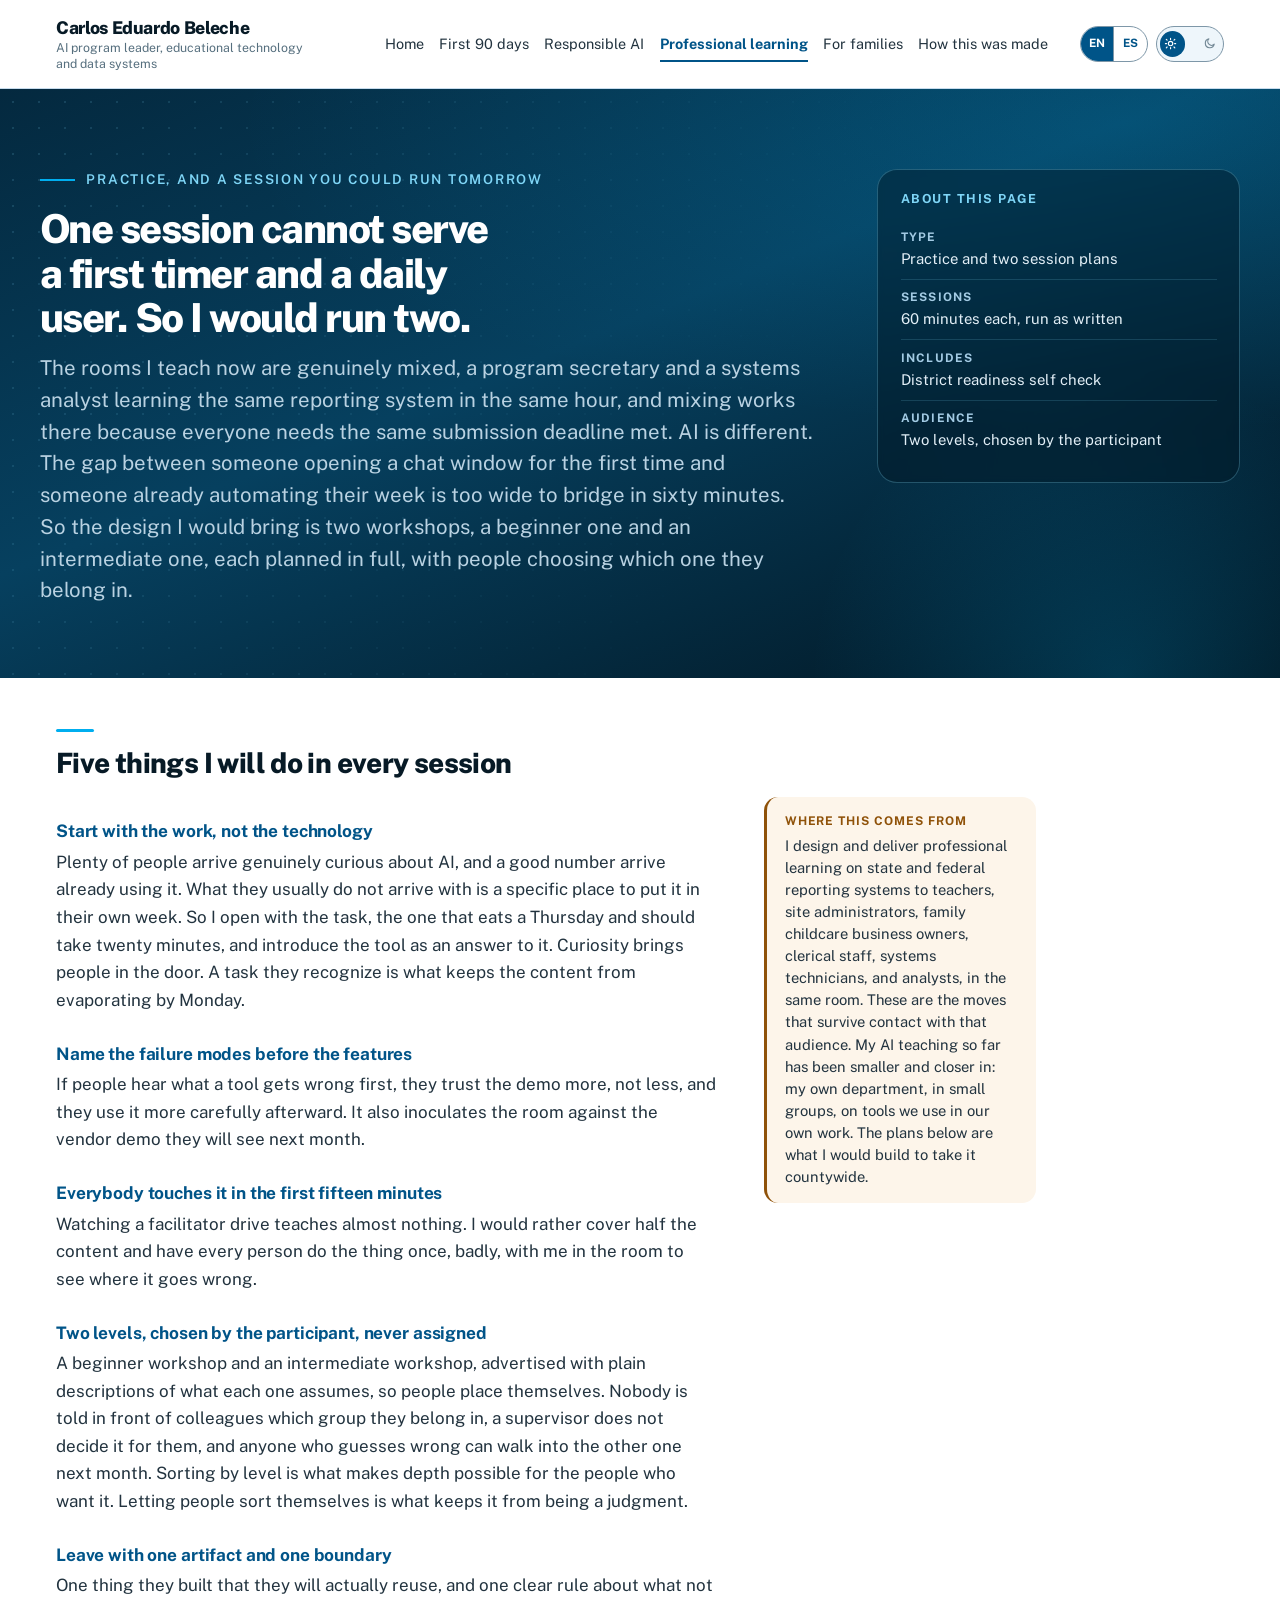
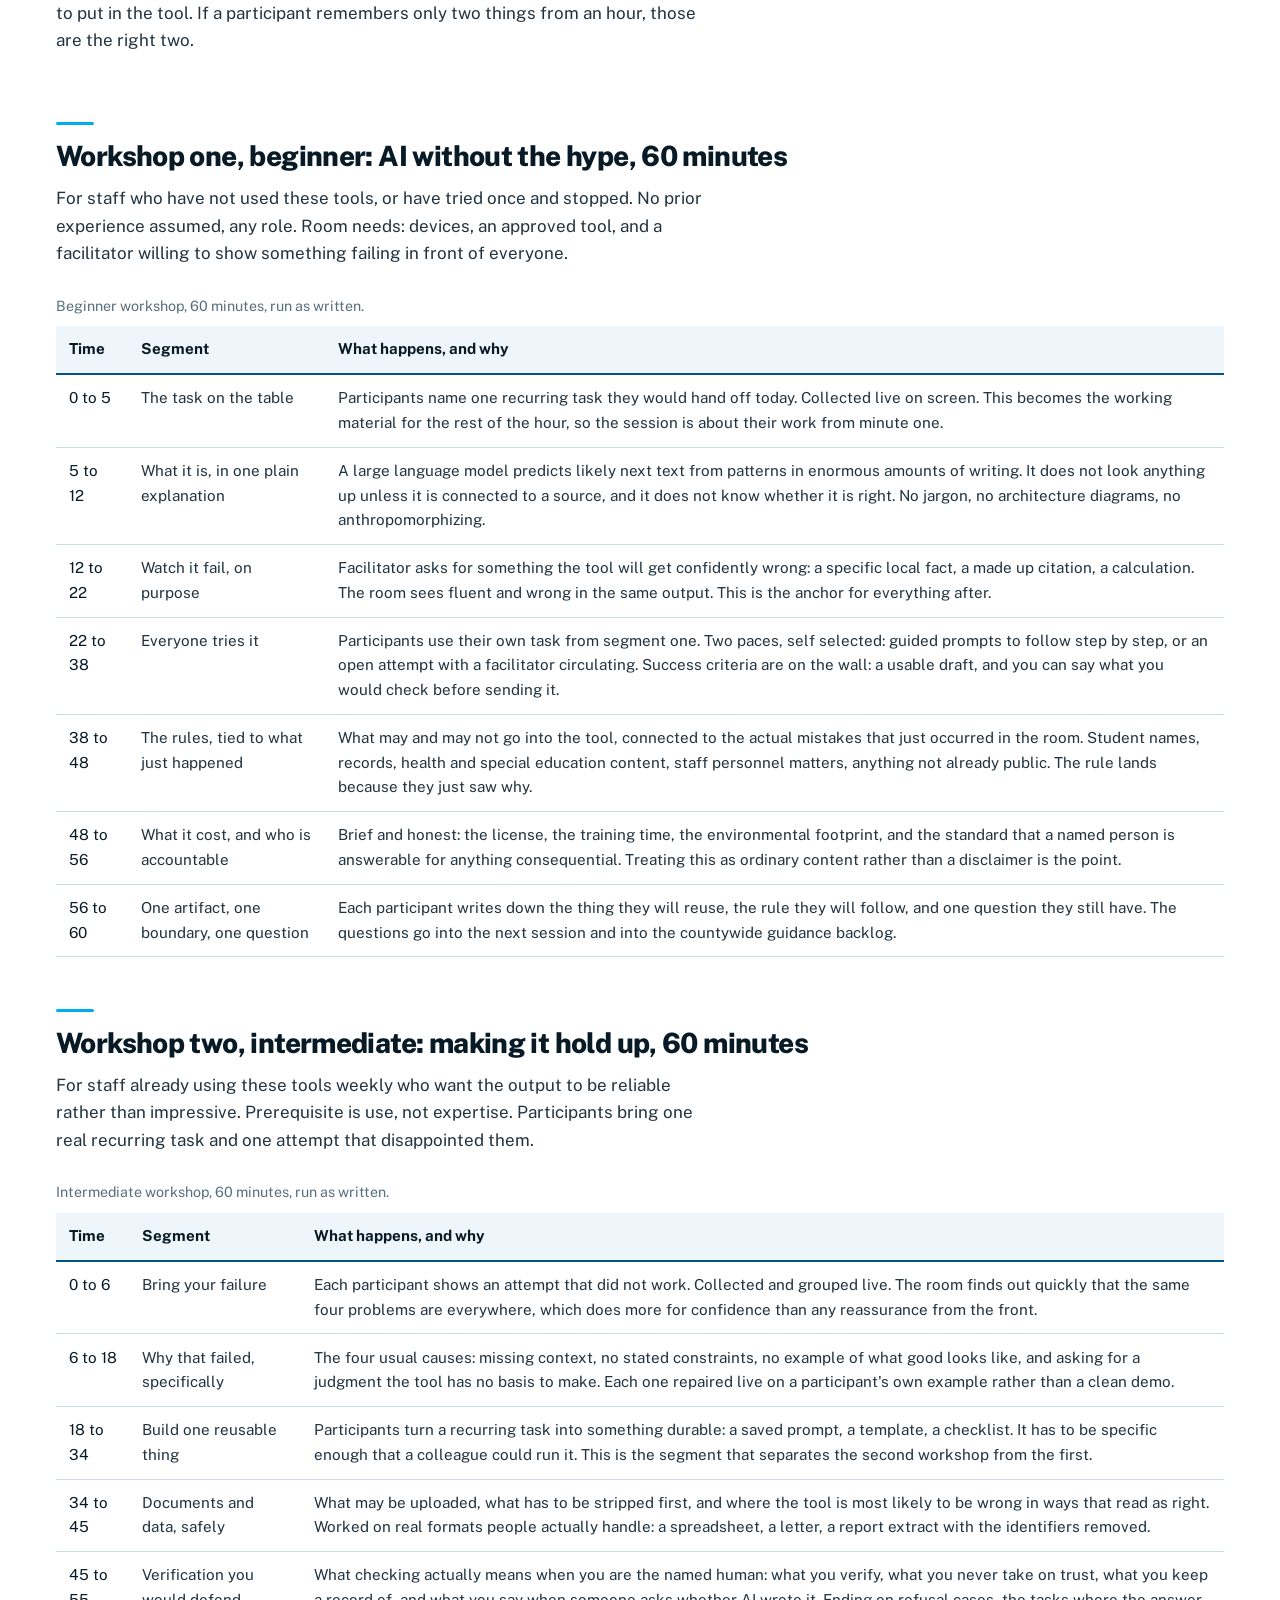
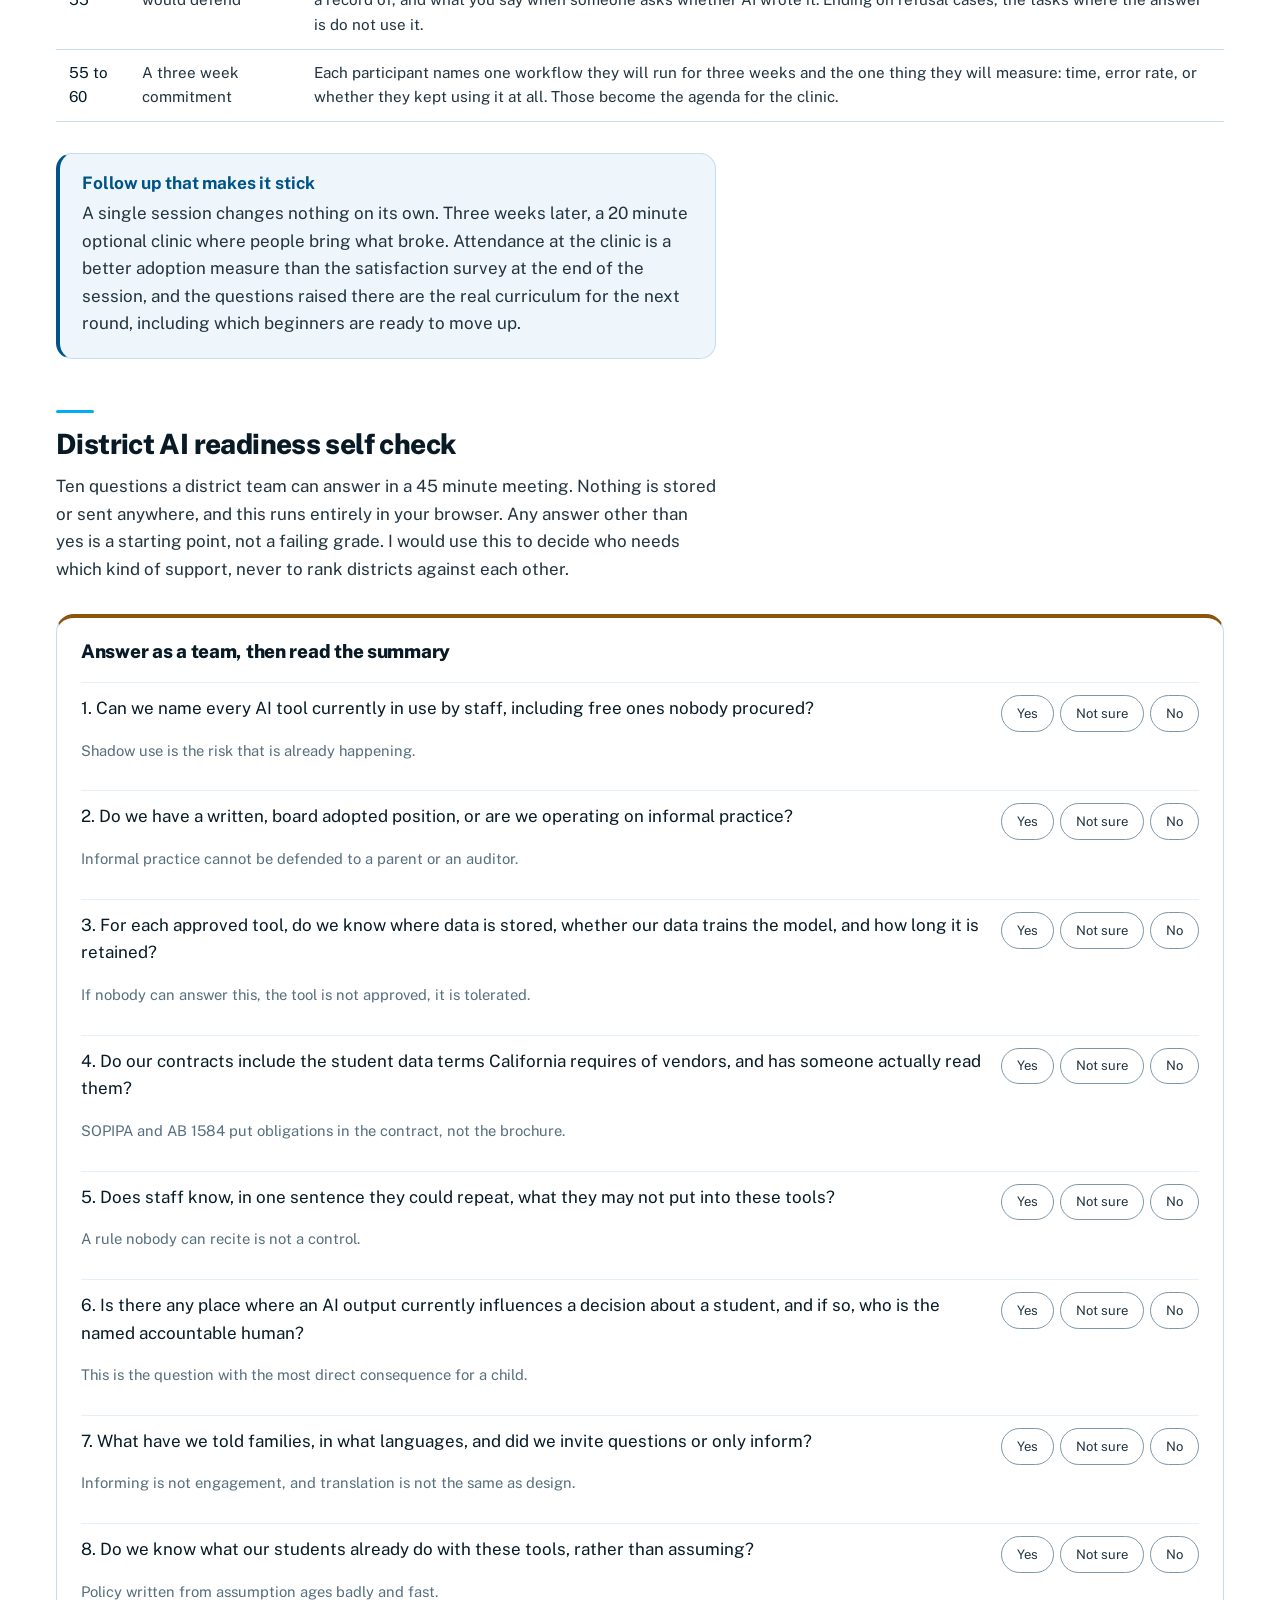
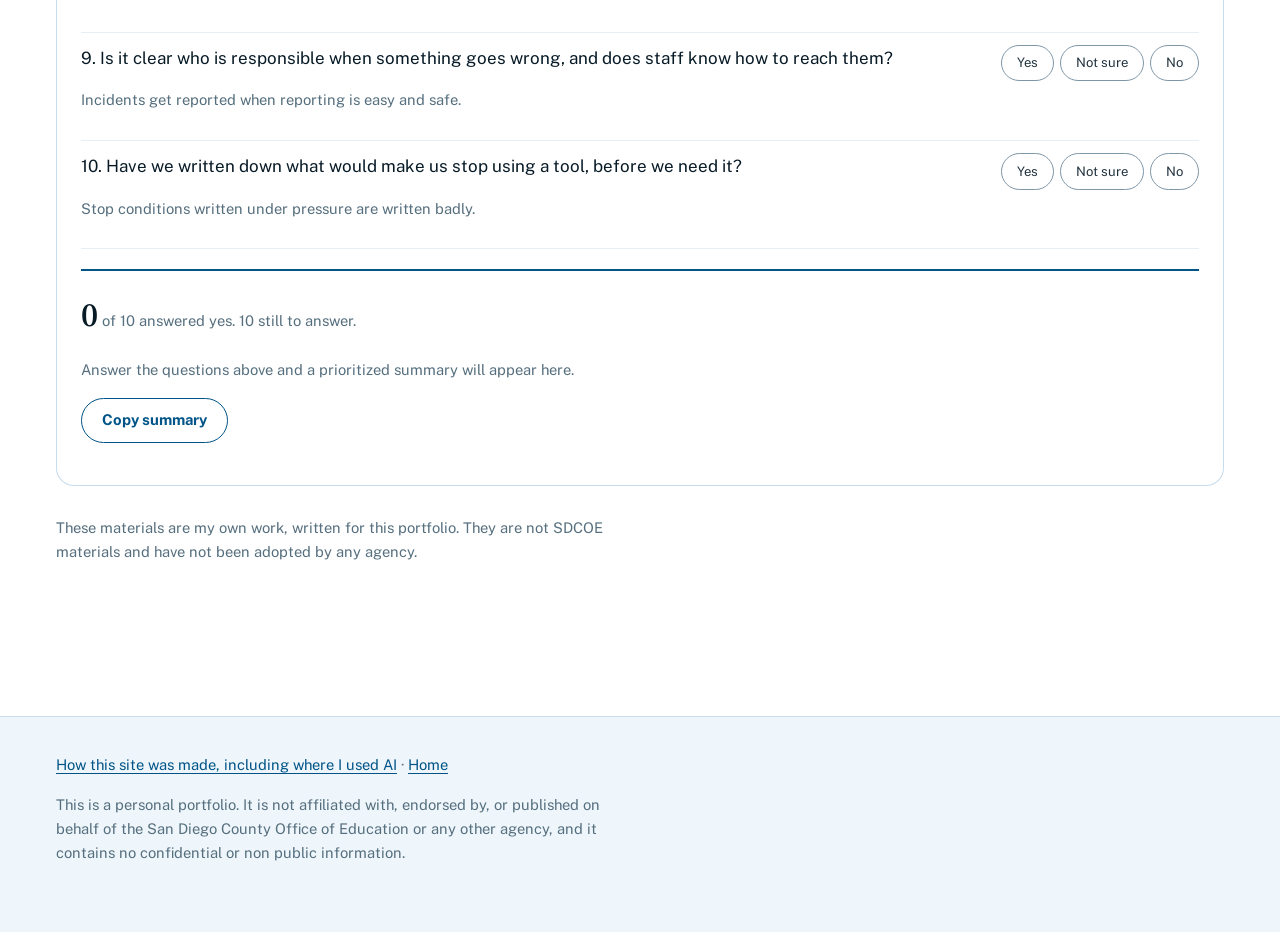
<file: professional-learning.html>
<!DOCTYPE html>
<html lang="en">
<head>
<meta charset="utf-8">
<meta name="color-scheme" content="light dark">
<meta name="viewport" content="width=device-width, initial-scale=1">
<title>Professional learning: two workshops, not one | Carlos Beleche</title>
<meta name="description" content="How I would design AI professional learning for school staff: a beginner workshop and an intermediate workshop, both planned in full, plus a district readiness self check.">
<link rel="icon" href="data:image/svg+xml,%3Csvg xmlns='http://www.w3.org/2000/svg' viewBox='0 0 32 32'%3E%3Crect width='32' height='32' fill='%23005488'/%3E%3Cpath d='M6 22V10h4l6 8V10h4v12h-4l-6-8v8z' fill='%2300aeef'/%3E%3C/svg%3E">
<link rel="alternate" hreflang="es" href="aprendizaje-profesional.html">
<link rel="stylesheet" href="assets/style.css?v=5">
<script>(function(){try{var t=localStorage.getItem("theme");if(t==="dark"||t==="light"){document.documentElement.setAttribute("data-theme",t);}}catch(e){}})();</script>
<script>(function(){try{var l=localStorage.getItem("lang");if(!l)return;var h=document.documentElement.lang;if(l===h)return;var a=document.querySelector('link[rel="alternate"][hreflang="'+l+'"]');if(a&&a.getAttribute("href"))location.replace(a.getAttribute("href"));}catch(e){}})();</script>
</head>
<body>
<div class="progress" id="progress" aria-hidden="true"></div>
<a class="skip" href="#main">Skip to main content</a>

<header class="masthead">
  <div class="masthead-inner">
    <a class="wordmark" href="index.html">Carlos Eduardo Beleche<span>AI program leader, educational technology and data systems</span></a>
    <nav aria-label="Main">
      <ul>
        <li><a href="index.html">Home</a></li>
        <li><a href="first-90-days.html">First 90 days</a></li>
        <li><a href="responsible-ai.html">Responsible AI</a></li>
        <li><a href="professional-learning.html" aria-current="page">Professional learning</a></li>
        <li><a href="familias.html">For families</a></li>
        <li><a href="colophon.html">How this was made</a></li>
      </ul>
    </nav>
    <div class="masthead-tools">
      <div class="lang-switch" role="group" aria-label="Language">
        <span class="on" aria-current="true">EN<span class="sr-only"> (current language)</span></span>
        <a href="aprendizaje-profesional.html" lang="es" data-setlang="es">ES<span class="sr-only" lang="es"> Cambiar a espa&ntilde;ol</span></a>
      </div>
      <button type="button" class="theme-toggle" id="theme-toggle" role="switch" aria-checked="false">
        <span class="switch" aria-hidden="true">
          <svg class="ico ico-sun" viewBox="0 0 24 24" fill="none" stroke="currentColor" stroke-width="2.1" stroke-linecap="round"><circle cx="12" cy="12" r="4"/><path d="M12 2.6v2M12 19.4v2M4.2 4.2l1.5 1.5M18.3 18.3l1.5 1.5M2.6 12h2M19.4 12h2M4.2 19.8l1.5-1.5M18.3 5.7l1.5-1.5"/></svg>
          <svg class="ico ico-moon" viewBox="0 0 24 24" fill="none" stroke="currentColor" stroke-width="2.1" stroke-linecap="round" stroke-linejoin="round"><path d="M20.5 13.2A8.2 8.2 0 1 1 10.8 3.5a6.4 6.4 0 0 0 9.7 9.7z"/></svg>
          <span class="knob"></span>
        </span>
        <span class="sr-only">Dark theme</span>
      </button>
    </div>
  </div>
</header>

<main id="main" class="page">

  <div class="hero">
    <div class="hero-split">
      <div>
      <p class="kicker">Practice, and a session you could run tomorrow</p>
      <h1>One session cannot serve a first timer and a daily user. So I would run two.</h1>
      <p class="lede col">The rooms I teach now are genuinely mixed, a program secretary and a systems analyst learning the same reporting system in the same hour, and mixing works there because everyone needs the same submission deadline met. AI is different. The gap between someone opening a chat window for the first time and someone already automating their week is too wide to bridge in sixty minutes. So the design I would bring is two workshops, a beginner one and an intermediate one, each planned in full, with people choosing which one they belong in.</p>
      </div>
      <div class="docmeta">
        <h2>About this page</h2>
        <dl>
          <div><dt>Type</dt><dd>Practice and two session plans</dd></div>
          <div><dt>Sessions</dt><dd>60 minutes each, run as written</dd></div>
          <div><dt>Includes</dt><dd>District readiness self check</dd></div>
          <div><dt>Audience</dt><dd>Two levels, chosen by the participant</dd></div>
        </dl>
      </div>
    </div>
  </div>

  <h2>Five things I will do in every session</h2>

  <div class="with-notes">
    <div class="flow">
      <h3>Start with the work, not the technology</h3>
      <p>Plenty of people arrive genuinely curious about AI, and a good number arrive already using it. What they usually do not arrive with is a specific place to put it in their own week. So I open with the task, the one that eats a Thursday and should take twenty minutes, and introduce the tool as an answer to it. Curiosity brings people in the door. A task they recognize is what keeps the content from evaporating by Monday.</p>

      <h3>Name the failure modes before the features</h3>
      <p>If people hear what a tool gets wrong first, they trust the demo more, not less, and they use it more carefully afterward. It also inoculates the room against the vendor demo they will see next month.</p>

      <h3>Everybody touches it in the first fifteen minutes</h3>
      <p>Watching a facilitator drive teaches almost nothing. I would rather cover half the content and have every person do the thing once, badly, with me in the room to see where it goes wrong.</p>

      <h3>Two levels, chosen by the participant, never assigned</h3>
      <p>A beginner workshop and an intermediate workshop, advertised with plain descriptions of what each one assumes, so people place themselves. Nobody is told in front of colleagues which group they belong in, a supervisor does not decide it for them, and anyone who guesses wrong can walk into the other one next month. Sorting by level is what makes depth possible for the people who want it. Letting people sort themselves is what keeps it from being a judgment.</p>

      <h3>Leave with one artifact and one boundary</h3>
      <p>One thing they built that they will actually reuse, and one clear rule about what not to put in the tool. If a participant remembers only two things from an hour, those are the right two.</p>
    </div>
    <aside class="note">
      <b>Where this comes from</b>
      <p>I design and deliver professional learning on state and federal reporting systems to teachers, site administrators, family childcare business owners, clerical staff, systems technicians, and analysts, in the same room. These are the moves that survive contact with that audience. My AI teaching so far has been smaller and closer in: my own department, in small groups, on tools we use in our own work. The plans below are what I would build to take it countywide.</p>
    </aside>
  </div>

  <h2>Workshop one, beginner: AI without the hype, 60 minutes</h2>
  <p class="col">For staff who have not used these tools, or have tried once and stopped. No prior experience assumed, any role. Room needs: devices, an approved tool, and a facilitator willing to show something failing in front of everyone.</p>

  <table>
    <caption>Beginner workshop, 60 minutes, run as written.</caption>
    <thead>
      <tr><th scope="col">Time</th><th scope="col">Segment</th><th scope="col">What happens, and why</th></tr>
    </thead>
    <tbody>
      <tr><td>0 to 5</td><td>The task on the table</td><td>Participants name one recurring task they would hand off today. Collected live on screen. This becomes the working material for the rest of the hour, so the session is about their work from minute one.</td></tr>
      <tr><td>5 to 12</td><td>What it is, in one plain explanation</td><td>A large language model predicts likely next text from patterns in enormous amounts of writing. It does not look anything up unless it is connected to a source, and it does not know whether it is right. No jargon, no architecture diagrams, no anthropomorphizing.</td></tr>
      <tr><td>12 to 22</td><td>Watch it fail, on purpose</td><td>Facilitator asks for something the tool will get confidently wrong: a specific local fact, a made up citation, a calculation. The room sees fluent and wrong in the same output. This is the anchor for everything after.</td></tr>
      <tr><td>22 to 38</td><td>Everyone tries it</td><td>Participants use their own task from segment one. Two paces, self selected: guided prompts to follow step by step, or an open attempt with a facilitator circulating. Success criteria are on the wall: a usable draft, and you can say what you would check before sending it.</td></tr>
      <tr><td>38 to 48</td><td>The rules, tied to what just happened</td><td>What may and may not go into the tool, connected to the actual mistakes that just occurred in the room. Student names, records, health and special education content, staff personnel matters, anything not already public. The rule lands because they just saw why.</td></tr>
      <tr><td>48 to 56</td><td>What it cost, and who is accountable</td><td>Brief and honest: the license, the training time, the environmental footprint, and the standard that a named person is answerable for anything consequential. Treating this as ordinary content rather than a disclaimer is the point.</td></tr>
      <tr><td>56 to 60</td><td>One artifact, one boundary, one question</td><td>Each participant writes down the thing they will reuse, the rule they will follow, and one question they still have. The questions go into the next session and into the countywide guidance backlog.</td></tr>
    </tbody>
  </table>

  <h2>Workshop two, intermediate: making it hold up, 60 minutes</h2>
  <p class="col">For staff already using these tools weekly who want the output to be reliable rather than impressive. Prerequisite is use, not expertise. Participants bring one real recurring task and one attempt that disappointed them.</p>

  <table>
    <caption>Intermediate workshop, 60 minutes, run as written.</caption>
    <thead>
      <tr><th scope="col">Time</th><th scope="col">Segment</th><th scope="col">What happens, and why</th></tr>
    </thead>
    <tbody>
      <tr><td>0 to 6</td><td>Bring your failure</td><td>Each participant shows an attempt that did not work. Collected and grouped live. The room finds out quickly that the same four problems are everywhere, which does more for confidence than any reassurance from the front.</td></tr>
      <tr><td>6 to 18</td><td>Why that failed, specifically</td><td>The four usual causes: missing context, no stated constraints, no example of what good looks like, and asking for a judgment the tool has no basis to make. Each one repaired live on a participant's own example rather than a clean demo.</td></tr>
      <tr><td>18 to 34</td><td>Build one reusable thing</td><td>Participants turn a recurring task into something durable: a saved prompt, a template, a checklist. It has to be specific enough that a colleague could run it. This is the segment that separates the second workshop from the first.</td></tr>
      <tr><td>34 to 45</td><td>Documents and data, safely</td><td>What may be uploaded, what has to be stripped first, and where the tool is most likely to be wrong in ways that read as right. Worked on real formats people actually handle: a spreadsheet, a letter, a report extract with the identifiers removed.</td></tr>
      <tr><td>45 to 55</td><td>Verification you would defend</td><td>What checking actually means when you are the named human: what you verify, what you never take on trust, what you keep a record of, and what you say when someone asks whether AI wrote it. Ending on refusal cases, the tasks where the answer is do not use it.</td></tr>
      <tr><td>55 to 60</td><td>A three week commitment</td><td>Each participant names one workflow they will run for three weeks and the one thing they will measure: time, error rate, or whether they kept using it at all. Those become the agenda for the clinic.</td></tr>
    </tbody>
  </table>

  <div class="callout col">
    <h3>Follow up that makes it stick</h3>
    <p>A single session changes nothing on its own. Three weeks later, a 20 minute optional clinic where people bring what broke. Attendance at the clinic is a better adoption measure than the satisfaction survey at the end of the session, and the questions raised there are the real curriculum for the next round, including which beginners are ready to move up.</p>
  </div>

  <h2>District AI readiness self check</h2>
  <p class="col">Ten questions a district team can answer in a 45 minute meeting. Nothing is stored or sent anywhere, and this runs entirely in your browser. Any answer other than yes is a starting point, not a failing grade. I would use this to decide who needs which kind of support, never to rank districts against each other.</p>

  <div class="tool">
    <h3>Answer as a team, then read the summary</h3>
    <ul class="check" id="checklist">
      <li>
        <div>
          <p class="qtext">1. Can we name every AI tool currently in use by staff, including free ones nobody procured?</p>
          <p class="hint meta">Shadow use is the risk that is already happening.</p>
        </div>
        <div class="opts" role="group" aria-label="Answer for question 1">
          <button type="button" data-q="1" data-v="yes" aria-pressed="false">Yes</button>
          <button type="button" data-q="1" data-v="unsure" aria-pressed="false">Not sure</button>
          <button type="button" data-q="1" data-v="no" aria-pressed="false">No</button>
        </div>
      </li>
      <li>
        <div>
          <p class="qtext">2. Do we have a written, board adopted position, or are we operating on informal practice?</p>
          <p class="hint meta">Informal practice cannot be defended to a parent or an auditor.</p>
        </div>
        <div class="opts" role="group" aria-label="Answer for question 2">
          <button type="button" data-q="2" data-v="yes" aria-pressed="false">Yes</button>
          <button type="button" data-q="2" data-v="unsure" aria-pressed="false">Not sure</button>
          <button type="button" data-q="2" data-v="no" aria-pressed="false">No</button>
        </div>
      </li>
      <li>
        <div>
          <p class="qtext">3. For each approved tool, do we know where data is stored, whether our data trains the model, and how long it is retained?</p>
          <p class="hint meta">If nobody can answer this, the tool is not approved, it is tolerated.</p>
        </div>
        <div class="opts" role="group" aria-label="Answer for question 3">
          <button type="button" data-q="3" data-v="yes" aria-pressed="false">Yes</button>
          <button type="button" data-q="3" data-v="unsure" aria-pressed="false">Not sure</button>
          <button type="button" data-q="3" data-v="no" aria-pressed="false">No</button>
        </div>
      </li>
      <li>
        <div>
          <p class="qtext">4. Do our contracts include the student data terms California requires of vendors, and has someone actually read them?</p>
          <p class="hint meta">SOPIPA and AB 1584 put obligations in the contract, not the brochure.</p>
        </div>
        <div class="opts" role="group" aria-label="Answer for question 4">
          <button type="button" data-q="4" data-v="yes" aria-pressed="false">Yes</button>
          <button type="button" data-q="4" data-v="unsure" aria-pressed="false">Not sure</button>
          <button type="button" data-q="4" data-v="no" aria-pressed="false">No</button>
        </div>
      </li>
      <li>
        <div>
          <p class="qtext">5. Does staff know, in one sentence they could repeat, what they may not put into these tools?</p>
          <p class="hint meta">A rule nobody can recite is not a control.</p>
        </div>
        <div class="opts" role="group" aria-label="Answer for question 5">
          <button type="button" data-q="5" data-v="yes" aria-pressed="false">Yes</button>
          <button type="button" data-q="5" data-v="unsure" aria-pressed="false">Not sure</button>
          <button type="button" data-q="5" data-v="no" aria-pressed="false">No</button>
        </div>
      </li>
      <li>
        <div>
          <p class="qtext">6. Is there any place where an AI output currently influences a decision about a student, and if so, who is the named accountable human?</p>
          <p class="hint meta">This is the question with the most direct consequence for a child.</p>
        </div>
        <div class="opts" role="group" aria-label="Answer for question 6">
          <button type="button" data-q="6" data-v="yes" aria-pressed="false">Yes</button>
          <button type="button" data-q="6" data-v="unsure" aria-pressed="false">Not sure</button>
          <button type="button" data-q="6" data-v="no" aria-pressed="false">No</button>
        </div>
      </li>
      <li>
        <div>
          <p class="qtext">7. What have we told families, in what languages, and did we invite questions or only inform?</p>
          <p class="hint meta">Informing is not engagement, and translation is not the same as design.</p>
        </div>
        <div class="opts" role="group" aria-label="Answer for question 7">
          <button type="button" data-q="7" data-v="yes" aria-pressed="false">Yes</button>
          <button type="button" data-q="7" data-v="unsure" aria-pressed="false">Not sure</button>
          <button type="button" data-q="7" data-v="no" aria-pressed="false">No</button>
        </div>
      </li>
      <li>
        <div>
          <p class="qtext">8. Do we know what our students already do with these tools, rather than assuming?</p>
          <p class="hint meta">Policy written from assumption ages badly and fast.</p>
        </div>
        <div class="opts" role="group" aria-label="Answer for question 8">
          <button type="button" data-q="8" data-v="yes" aria-pressed="false">Yes</button>
          <button type="button" data-q="8" data-v="unsure" aria-pressed="false">Not sure</button>
          <button type="button" data-q="8" data-v="no" aria-pressed="false">No</button>
        </div>
      </li>
      <li>
        <div>
          <p class="qtext">9. Is it clear who is responsible when something goes wrong, and does staff know how to reach them?</p>
          <p class="hint meta">Incidents get reported when reporting is easy and safe.</p>
        </div>
        <div class="opts" role="group" aria-label="Answer for question 9">
          <button type="button" data-q="9" data-v="yes" aria-pressed="false">Yes</button>
          <button type="button" data-q="9" data-v="unsure" aria-pressed="false">Not sure</button>
          <button type="button" data-q="9" data-v="no" aria-pressed="false">No</button>
        </div>
      </li>
      <li>
        <div>
          <p class="qtext">10. Have we written down what would make us stop using a tool, before we need it?</p>
          <p class="hint meta">Stop conditions written under pressure are written badly.</p>
        </div>
        <div class="opts" role="group" aria-label="Answer for question 10">
          <button type="button" data-q="10" data-v="yes" aria-pressed="false">Yes</button>
          <button type="button" data-q="10" data-v="unsure" aria-pressed="false">Not sure</button>
          <button type="button" data-q="10" data-v="no" aria-pressed="false">No</button>
        </div>
      </li>
    </ul>

    <div class="summary-out" aria-live="polite">
      <p><span class="n" id="ckYes">0</span> <span class="meta">of 10 answered yes. <span id="ckLeft">Ten questions still to answer.</span></span></p>
      <div id="ckAdvice"></div>
      <p><button type="button" class="btn ghost" id="ckCopy">Copy summary</button> <span class="meta" id="ckCopied" role="status"></span></p>
    </div>
  </div>

  <script>
    (function () {
      var list = document.getElementById('checklist');
      if (!list) { return; }
      var answers = {};
      var texts = {};
      list.querySelectorAll('li').forEach(function (li) {
        var n = li.querySelector('button').getAttribute('data-q');
        texts[n] = li.querySelector('.qtext').textContent;
      });

      function advise() {
        var yes = 0, gaps = [];
        Object.keys(answers).forEach(function (k) {
          if (answers[k] === 'yes') { yes++; } else { gaps.push(k); }
        });
        var answered = Object.keys(answers).length;
        document.getElementById('ckYes').textContent = yes;
        document.getElementById('ckLeft').textContent = answered === 10
          ? 'All ten answered.'
          : (10 - answered) + ' still to answer.';

        var box = document.getElementById('ckAdvice');
        if (!gaps.length) {
          box.innerHTML = answered === 10
            ? '<p>Every question answered yes. The useful next step is verification rather than more policy: pick two of these and check that the answer holds at a school site, not just in the district office.</p>'
            : '<p class="meta">Answer the questions above and a prioritized summary will appear here.</p>';
          return;
        }
        var priority = ['6', '3', '4', '1', '5', '7', '9', '10', '2', '8'];
        gaps.sort(function (a, b) { return priority.indexOf(a) - priority.indexOf(b); });
        var html = '<p>Start with these, in this order. They are ranked by how directly the gap can affect a specific student, not by the order they appear above.</p><ul class="plain">';
        gaps.forEach(function (k) {
          html += '<li>' + texts[k] + ' <span class="meta">(' + (answers[k] === 'no' ? 'answered no' : 'not sure') + ')</span></li>';
        });
        html += '</ul>';
        box.innerHTML = html;
      }

      list.addEventListener('click', function (e) {
        var btn = e.target.closest('button');
        if (!btn) { return; }
        var q = btn.getAttribute('data-q');
        answers[q] = btn.getAttribute('data-v');
        btn.parentNode.querySelectorAll('button').forEach(function (b) {
          b.setAttribute('aria-pressed', String(b === btn));
        });
        advise();
      });

      document.getElementById('ckCopy').addEventListener('click', function () {
        var lines = ['District AI readiness self check', ''];
        Object.keys(texts).sort(function (a, b) { return Number(a) - Number(b); }).forEach(function (k) {
          lines.push(texts[k] + ' -- ' + (answers[k] ? answers[k] : 'not answered'));
        });
        var out = lines.join('\n');
        var done = function () { document.getElementById('ckCopied').textContent = 'Copied to your clipboard.'; };
        if (navigator.clipboard && navigator.clipboard.writeText) {
          navigator.clipboard.writeText(out).then(done, function () { window.prompt('Copy this summary', out); });
        } else {
          window.prompt('Copy this summary', out);
        }
      });

      advise();
    })();
  </script>

  <p class="col meta">These materials are my own work, written for this portfolio. They are not SDCOE materials and have not been adopted by any agency.</p>

</main>

<footer class="site">
  <div class="inner">
    <p><a href="colophon.html">How this site was made, including where I used AI</a> &middot; <a href="index.html">Home</a></p>
    <p class="disclaim">This is a personal portfolio. It is not affiliated with, endorsed by, or published on behalf of the San Diego County Office of Education or any other agency, and it contains no confidential or non public information.</p>
  </div>
</footer>

<script src="assets/enhance.js?v=2" defer></script>

</body>
</html>
</file>
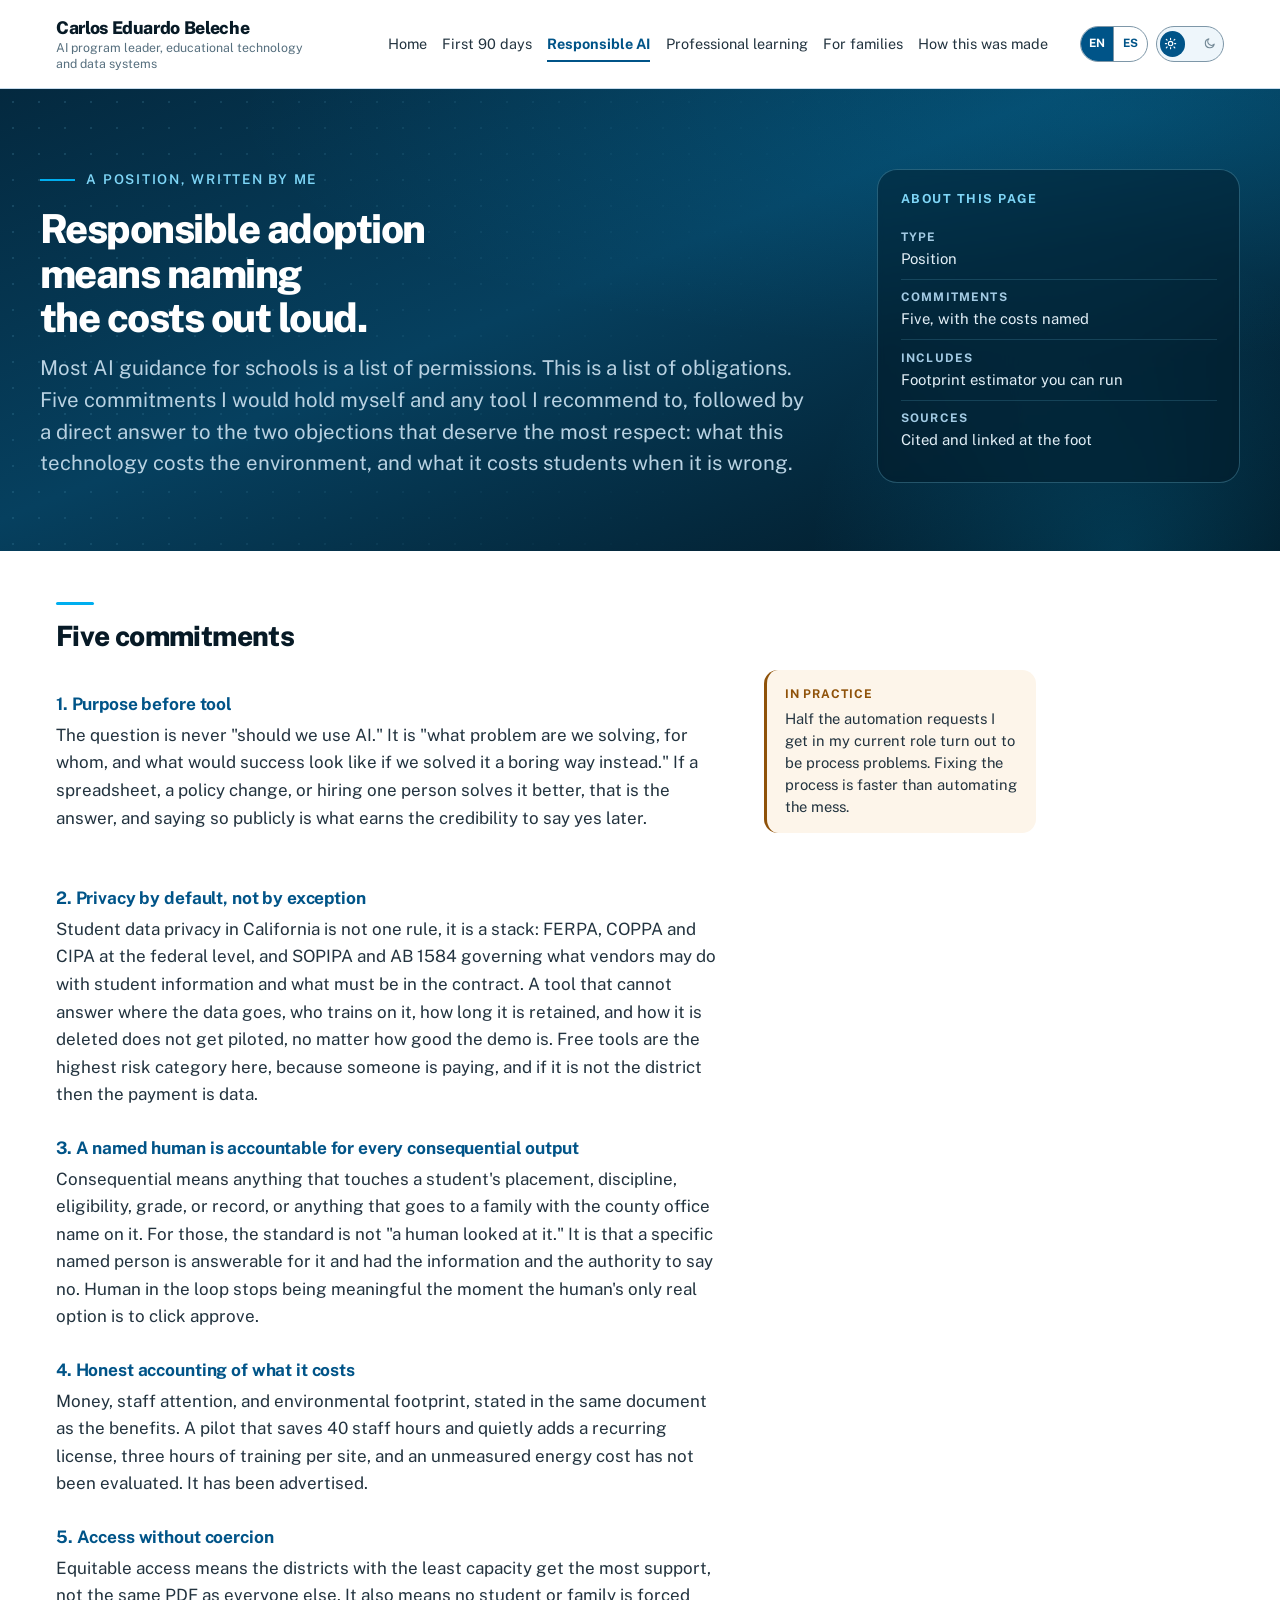
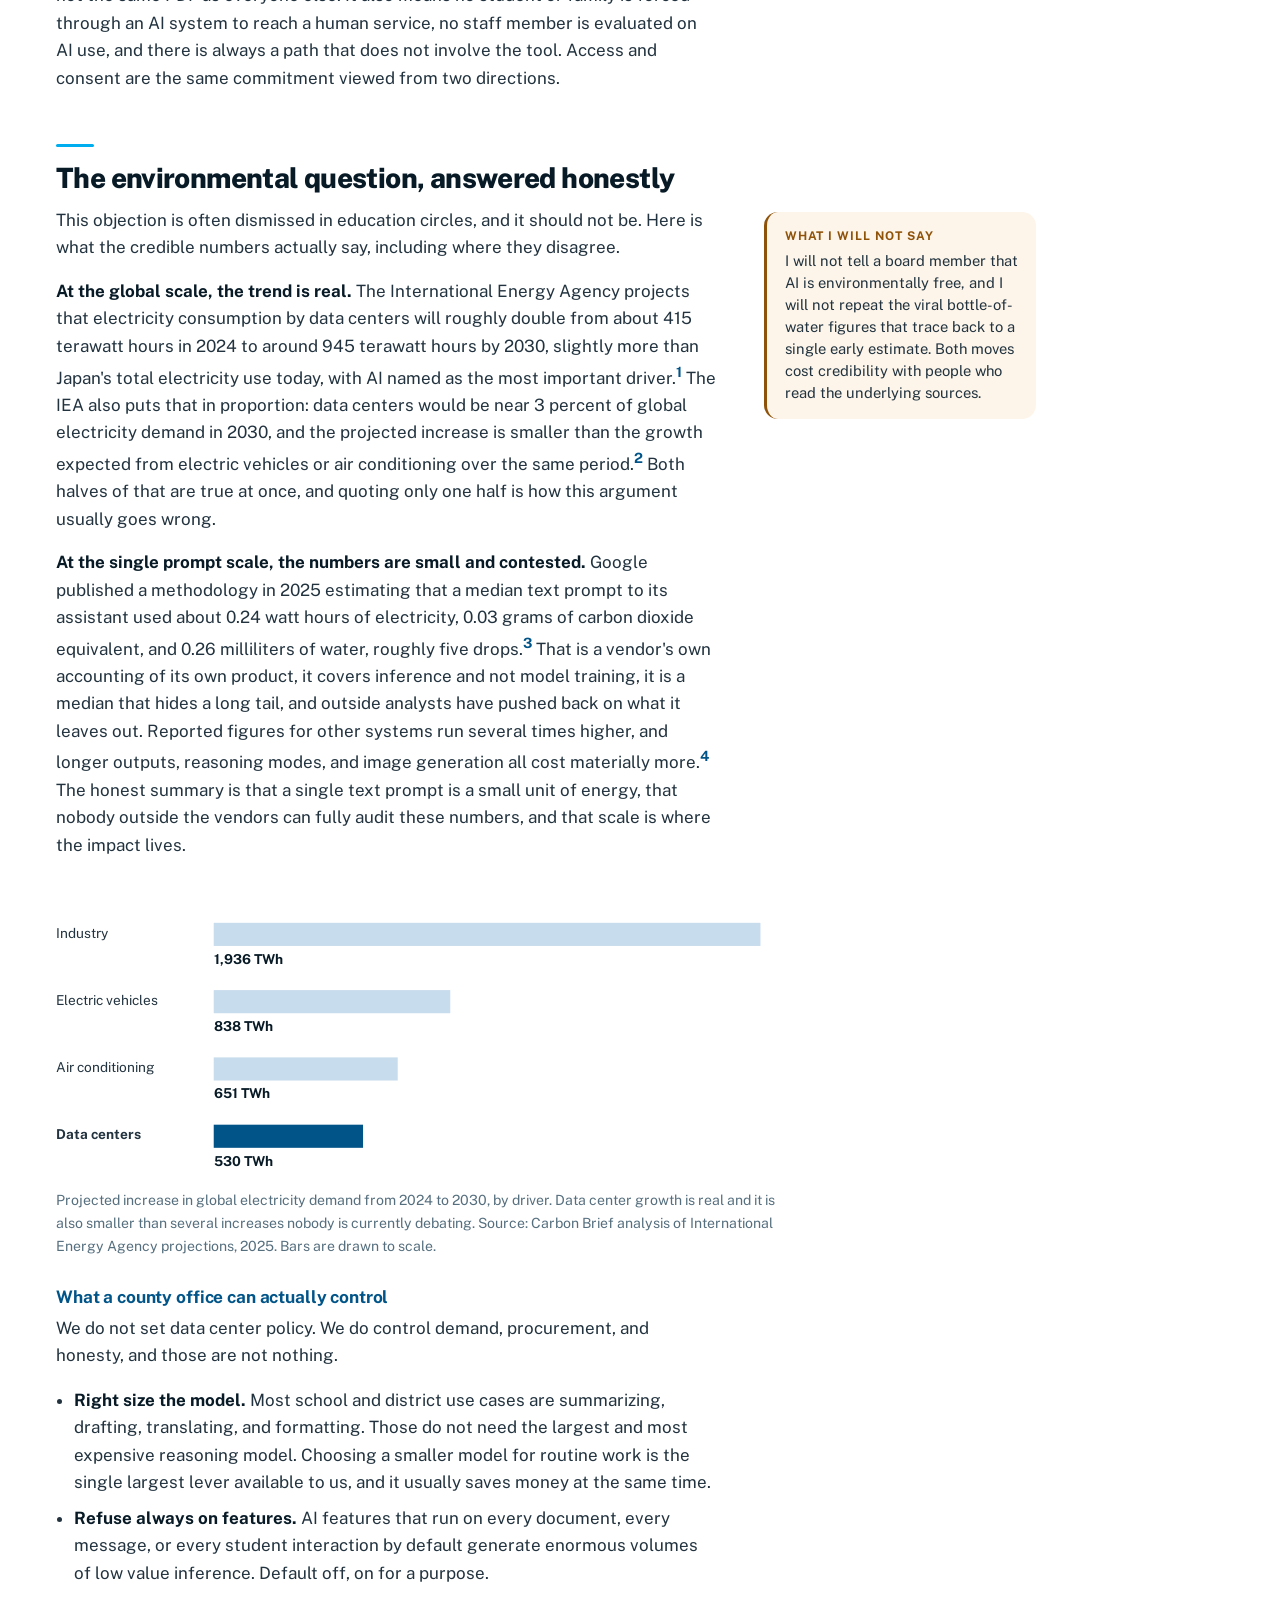
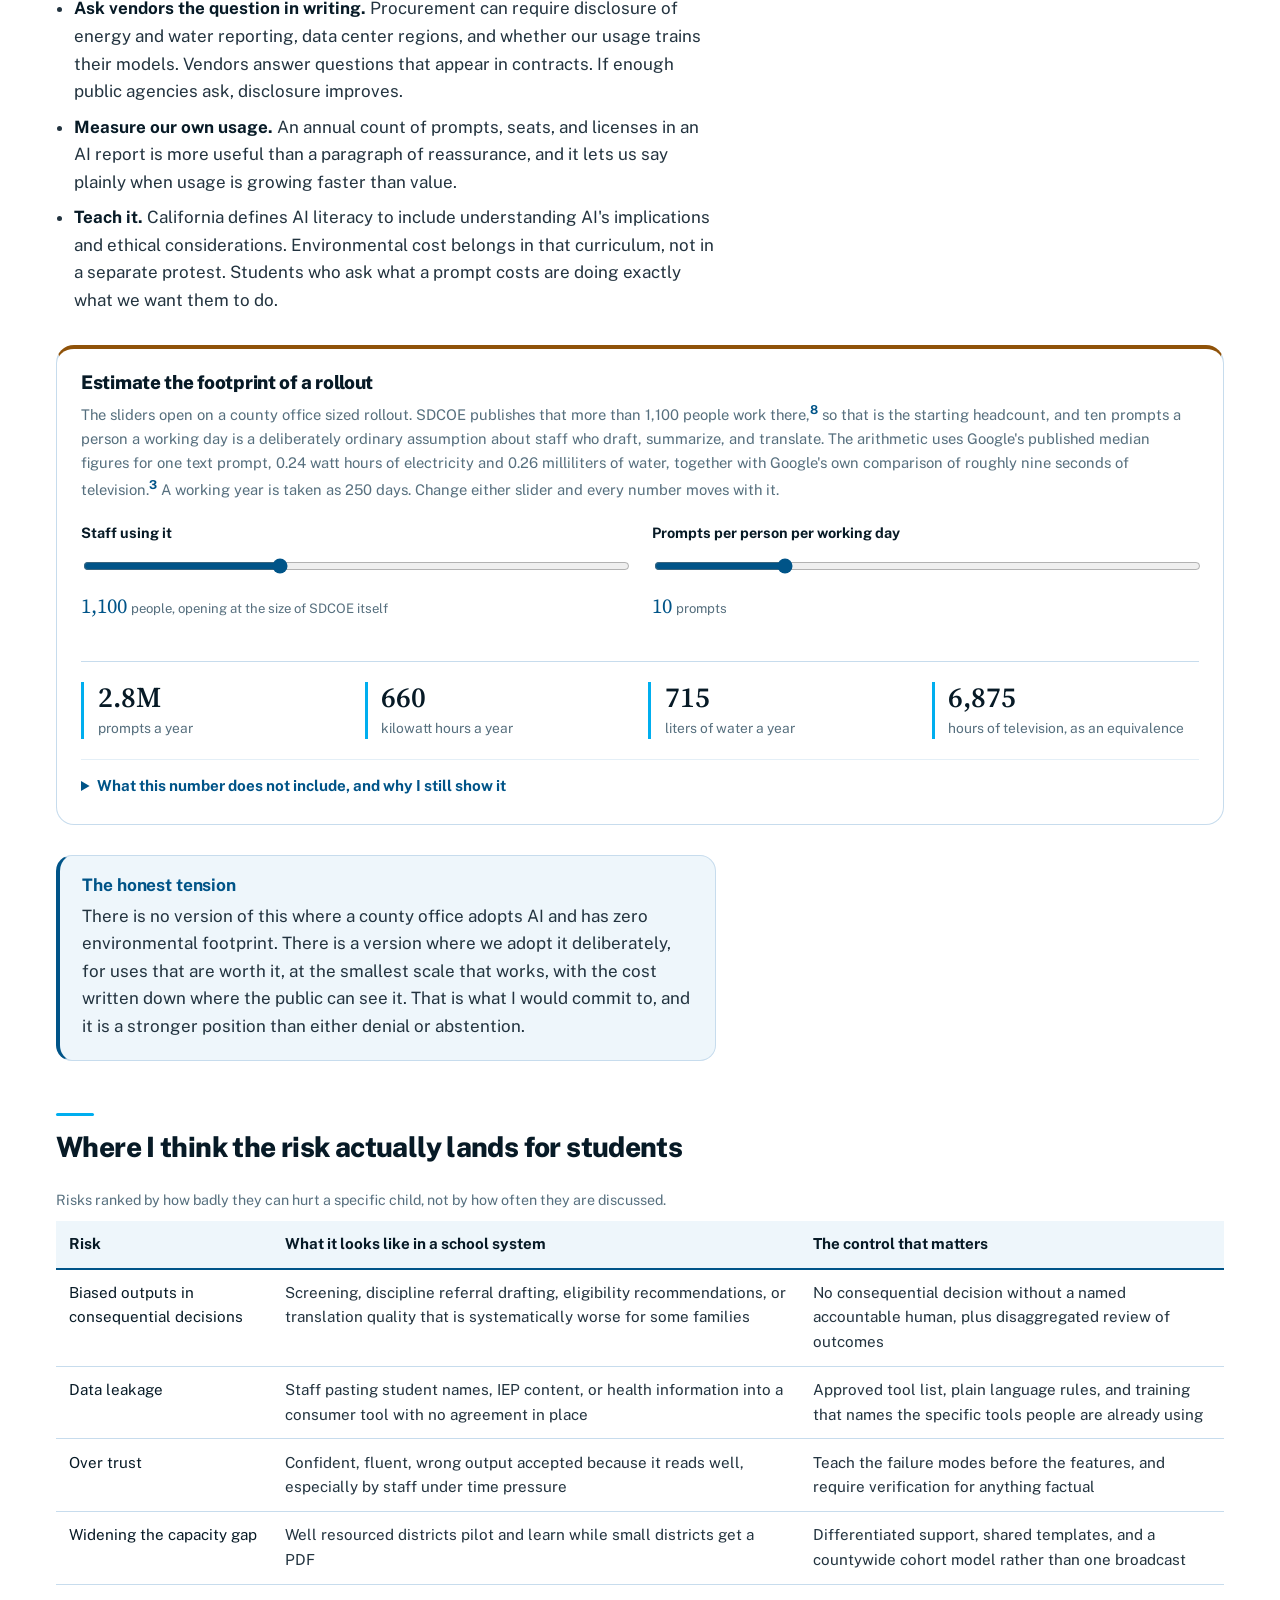
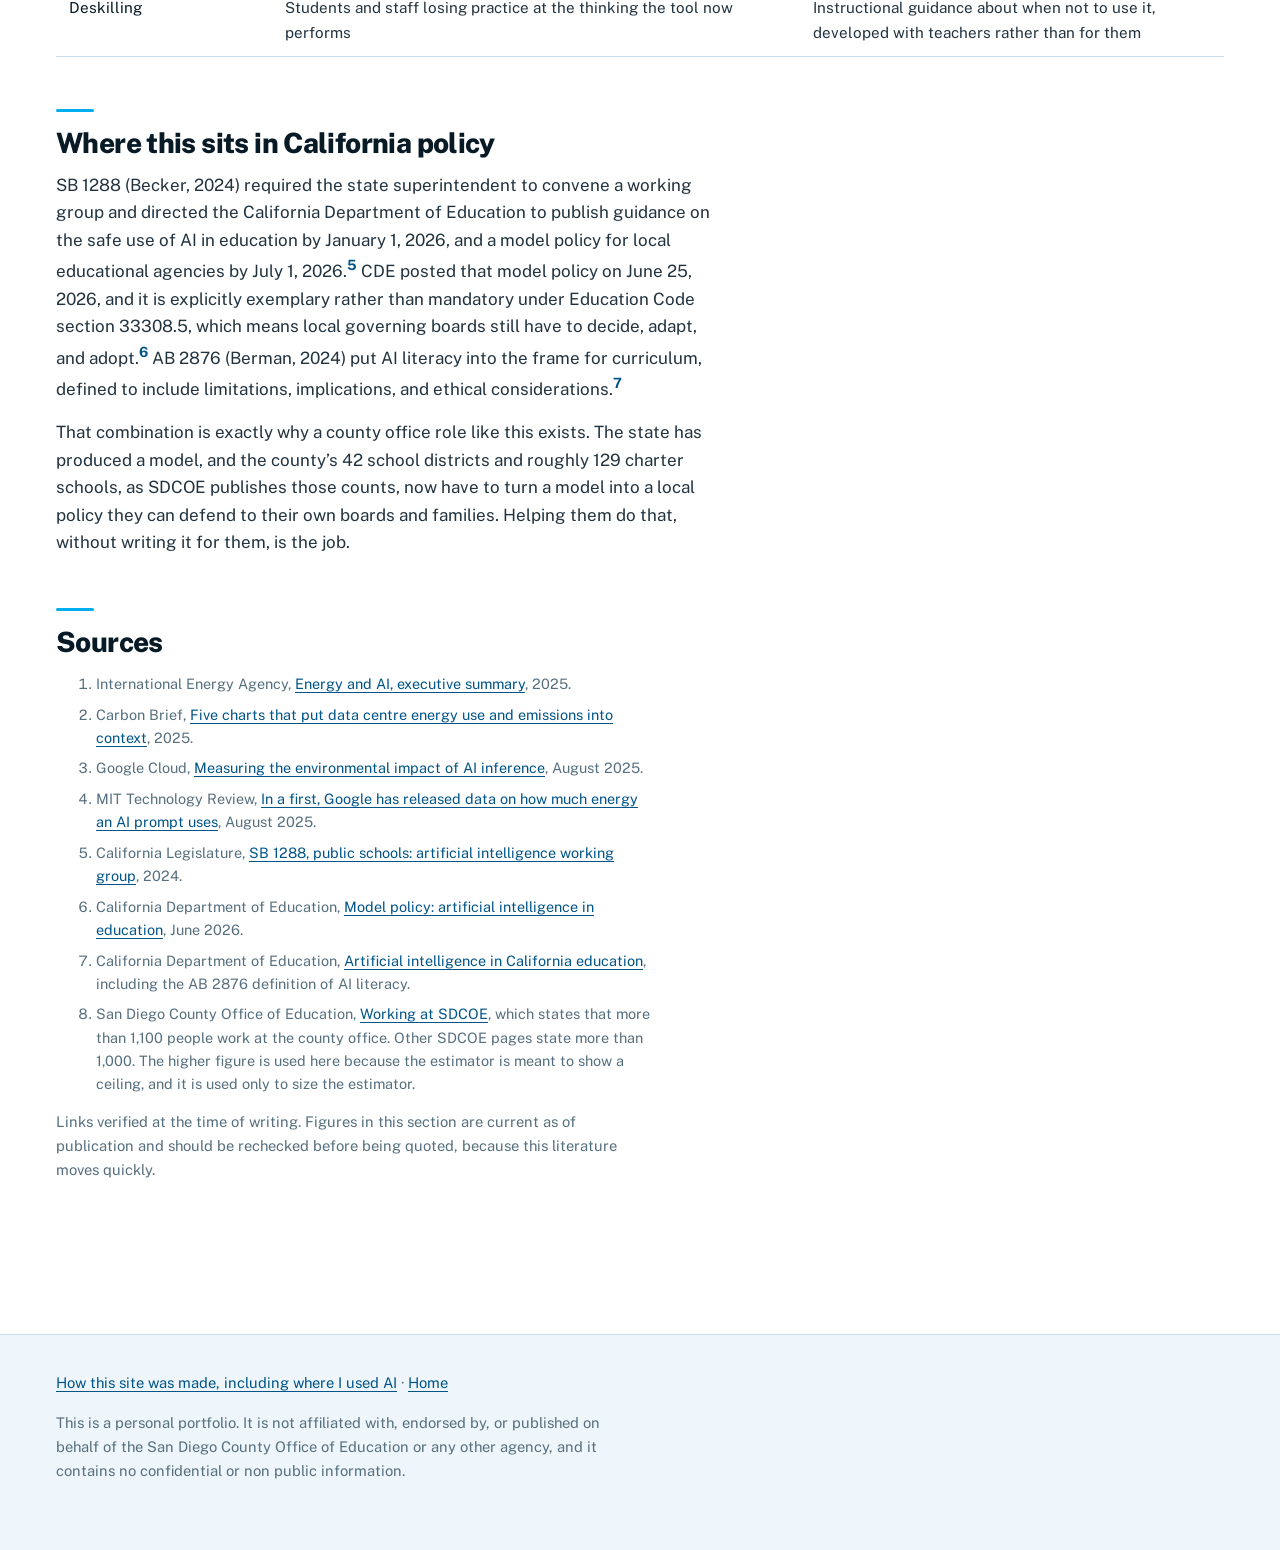
<file: responsible-ai.html>
<!DOCTYPE html>
<html lang="en">
<head>
<meta charset="utf-8">
<meta name="color-scheme" content="light dark">
<meta name="viewport" content="width=device-width, initial-scale=1">
<title>Responsible AI adoption, including what it costs | Carlos Beleche</title>
<meta name="description" content="Five commitments for adopting AI in K-12 public education, plus an honest accounting of the environmental and ethical costs.">
<link rel="icon" href="data:image/svg+xml,%3Csvg xmlns='http://www.w3.org/2000/svg' viewBox='0 0 32 32'%3E%3Crect width='32' height='32' fill='%23005488'/%3E%3Cpath d='M6 22V10h4l6 8V10h4v12h-4l-6-8v8z' fill='%2300aeef'/%3E%3C/svg%3E">
<link rel="alternate" hreflang="es" href="ia-responsable.html">
<link rel="stylesheet" href="assets/style.css?v=5">
<script>(function(){try{var t=localStorage.getItem("theme");if(t==="dark"||t==="light"){document.documentElement.setAttribute("data-theme",t);}}catch(e){}})();</script>
<script>(function(){try{var l=localStorage.getItem("lang");if(!l)return;var h=document.documentElement.lang;if(l===h)return;var a=document.querySelector('link[rel="alternate"][hreflang="'+l+'"]');if(a&&a.getAttribute("href"))location.replace(a.getAttribute("href"));}catch(e){}})();</script>
</head>
<body>
<div class="progress" id="progress" aria-hidden="true"></div>
<a class="skip" href="#main">Skip to main content</a>

<header class="masthead">
  <div class="masthead-inner">
    <a class="wordmark" href="index.html">Carlos Eduardo Beleche<span>AI program leader, educational technology and data systems</span></a>
    <nav aria-label="Main">
      <ul>
        <li><a href="index.html">Home</a></li>
        <li><a href="first-90-days.html">First 90 days</a></li>
        <li><a href="responsible-ai.html" aria-current="page">Responsible AI</a></li>
        <li><a href="professional-learning.html">Professional learning</a></li>
        <li><a href="familias.html">For families</a></li>
        <li><a href="colophon.html">How this was made</a></li>
      </ul>
    </nav>
    <div class="masthead-tools">
      <div class="lang-switch" role="group" aria-label="Language">
        <span class="on" aria-current="true">EN<span class="sr-only"> (current language)</span></span>
        <a href="ia-responsable.html" lang="es" data-setlang="es">ES<span class="sr-only" lang="es"> Cambiar a espa&ntilde;ol</span></a>
      </div>
      <button type="button" class="theme-toggle" id="theme-toggle" role="switch" aria-checked="false">
        <span class="switch" aria-hidden="true">
          <svg class="ico ico-sun" viewBox="0 0 24 24" fill="none" stroke="currentColor" stroke-width="2.1" stroke-linecap="round"><circle cx="12" cy="12" r="4"/><path d="M12 2.6v2M12 19.4v2M4.2 4.2l1.5 1.5M18.3 18.3l1.5 1.5M2.6 12h2M19.4 12h2M4.2 19.8l1.5-1.5M18.3 5.7l1.5-1.5"/></svg>
          <svg class="ico ico-moon" viewBox="0 0 24 24" fill="none" stroke="currentColor" stroke-width="2.1" stroke-linecap="round" stroke-linejoin="round"><path d="M20.5 13.2A8.2 8.2 0 1 1 10.8 3.5a6.4 6.4 0 0 0 9.7 9.7z"/></svg>
          <span class="knob"></span>
        </span>
        <span class="sr-only">Dark theme</span>
      </button>
    </div>
  </div>
</header>

<main id="main" class="page">

  <div class="hero">
    <div class="hero-split">
      <div>
      <p class="kicker">A position, written by me</p>
      <h1>Responsible adoption means naming the costs out loud.</h1>
      <p class="lede col">Most AI guidance for schools is a list of permissions. This is a list of obligations. Five commitments I would hold myself and any tool I recommend to, followed by a direct answer to the two objections that deserve the most respect: what this technology costs the environment, and what it costs students when it is wrong.</p>
      </div>
      <div class="docmeta">
        <h2>About this page</h2>
        <dl>
          <div><dt>Type</dt><dd>Position</dd></div>
          <div><dt>Commitments</dt><dd>Five, with the costs named</dd></div>
          <div><dt>Includes</dt><dd>Footprint estimator you can run</dd></div>
          <div><dt>Sources</dt><dd>Cited and linked at the foot</dd></div>
        </dl>
      </div>
    </div>
  </div>

  <h2>Five commitments</h2>

  <div class="with-notes">
    <div class="flow">
      <h3>1. Purpose before tool</h3>
      <p>The question is never "should we use AI." It is "what problem are we solving, for whom, and what would success look like if we solved it a boring way instead." If a spreadsheet, a policy change, or hiring one person solves it better, that is the answer, and saying so publicly is what earns the credibility to say yes later.</p>
    </div>
    <aside class="note">
      <b>In practice</b>
      <p>Half the automation requests I get in my current role turn out to be process problems. Fixing the process is faster than automating the mess.</p>
    </aside>
  </div>

  <h3>2. Privacy by default, not by exception</h3>
  <p>Student data privacy in California is not one rule, it is a stack: FERPA, COPPA and CIPA at the federal level, and SOPIPA and AB 1584 governing what vendors may do with student information and what must be in the contract. A tool that cannot answer where the data goes, who trains on it, how long it is retained, and how it is deleted does not get piloted, no matter how good the demo is. Free tools are the highest risk category here, because someone is paying, and if it is not the district then the payment is data.</p>

  <h3>3. A named human is accountable for every consequential output</h3>
  <p>Consequential means anything that touches a student's placement, discipline, eligibility, grade, or record, or anything that goes to a family with the county office name on it. For those, the standard is not "a human looked at it." It is that a specific named person is answerable for it and had the information and the authority to say no. Human in the loop stops being meaningful the moment the human's only real option is to click approve.</p>

  <h3>4. Honest accounting of what it costs</h3>
  <p>Money, staff attention, and environmental footprint, stated in the same document as the benefits. A pilot that saves 40 staff hours and quietly adds a recurring license, three hours of training per site, and an unmeasured energy cost has not been evaluated. It has been advertised.</p>

  <h3>5. Access without coercion</h3>
  <p>Equitable access means the districts with the least capacity get the most support, not the same PDF as everyone else. It also means no student or family is forced through an AI system to reach a human service, no staff member is evaluated on AI use, and there is always a path that does not involve the tool. Access and consent are the same commitment viewed from two directions.</p>

  <h2 id="environment">The environmental question, answered honestly</h2>

  <div class="with-notes">
    <div class="flow">
      <p>This objection is often dismissed in education circles, and it should not be. Here is what the credible numbers actually say, including where they disagree.</p>

      <p><strong>At the global scale, the trend is real.</strong> The International Energy Agency projects that electricity consumption by data centers will roughly double from about 415 terawatt hours in 2024 to around 945 terawatt hours by 2030, slightly more than Japan's total electricity use today, with AI named as the most important driver.<sup><a href="#r1">1</a></sup> The IEA also puts that in proportion: data centers would be near 3 percent of global electricity demand in 2030, and the projected increase is smaller than the growth expected from electric vehicles or air conditioning over the same period.<sup><a href="#r2">2</a></sup> Both halves of that are true at once, and quoting only one half is how this argument usually goes wrong.</p>

      <p><strong>At the single prompt scale, the numbers are small and contested.</strong> Google published a methodology in 2025 estimating that a median text prompt to its assistant used about 0.24 watt hours of electricity, 0.03 grams of carbon dioxide equivalent, and 0.26 milliliters of water, roughly five drops.<sup><a href="#r3">3</a></sup> That is a vendor's own accounting of its own product, it covers inference and not model training, it is a median that hides a long tail, and outside analysts have pushed back on what it leaves out. Reported figures for other systems run several times higher, and longer outputs, reasoning modes, and image generation all cost materially more.<sup><a href="#r4">4</a></sup> The honest summary is that a single text prompt is a small unit of energy, that nobody outside the vendors can fully audit these numbers, and that scale is where the impact lives.</p>
    </div>
    <aside class="note">
      <b>What I will not say</b>
      <p>I will not tell a board member that AI is environmentally free, and I will not repeat the viral bottle-of-water figures that trace back to a single early estimate. Both moves cost credibility with people who read the underlying sources.</p>
    </aside>
  </div>


  <figure class="chart">
    <svg viewBox="0 0 700 260" role="img" aria-labelledby="growthtitle growthdesc">
      <title id="growthtitle">Projected growth in global electricity demand by 2030, by driver</title>
      <desc id="growthdesc">Bar chart of projected increases in global electricity demand between 2024 and 2030. Industry 1,936 terawatt hours. Electric vehicles 838. Air conditioning 651. Data centers 530.</desc>
      <g>
        <text class="bar-label" x="0" y="30">Industry</text>
        <rect x="150" y="16" width="520" height="22" fill="var(--rule)"></rect>
        <text class="bar-value" x="150" y="55">1,936 TWh</text>

        <text class="bar-label" x="0" y="94">Electric vehicles</text>
        <rect x="150" y="80" width="225" height="22" fill="var(--rule)"></rect>
        <text class="bar-value" x="150" y="119">838 TWh</text>

        <text class="bar-label" x="0" y="158">Air conditioning</text>
        <rect x="150" y="144" width="175" height="22" fill="var(--rule)"></rect>
        <text class="bar-value" x="150" y="183">651 TWh</text>

        <text class="bar-label" x="0" y="222" font-weight="700">Data centers</text>
        <rect x="150" y="208" width="142" height="22" fill="var(--navy)"></rect>
        <text class="bar-value" x="150" y="247">530 TWh</text>
      </g>
    </svg>
    <figcaption>Projected increase in global electricity demand from 2024 to 2030, by driver. Data center growth is real and it is also smaller than several increases nobody is currently debating. Source: Carbon Brief analysis of International Energy Agency projections, 2025. Bars are drawn to scale.</figcaption>
  </figure>

  <h3>What a county office can actually control</h3>
  <p>We do not set data center policy. We do control demand, procurement, and honesty, and those are not nothing.</p>
  <ul class="plain col">
    <li><strong>Right size the model.</strong> Most school and district use cases are summarizing, drafting, translating, and formatting. Those do not need the largest and most expensive reasoning model. Choosing a smaller model for routine work is the single largest lever available to us, and it usually saves money at the same time.</li>
    <li><strong>Refuse always on features.</strong> AI features that run on every document, every message, or every student interaction by default generate enormous volumes of low value inference. Default off, on for a purpose.</li>
    <li><strong>Ask vendors the question in writing.</strong> Procurement can require disclosure of energy and water reporting, data center regions, and whether our usage trains their models. Vendors answer questions that appear in contracts. If enough public agencies ask, disclosure improves.</li>
    <li><strong>Measure our own usage.</strong> An annual count of prompts, seats, and licenses in an AI report is more useful than a paragraph of reassurance, and it lets us say plainly when usage is growing faster than value.</li>
    <li><strong>Teach it.</strong> California defines AI literacy to include understanding AI's implications and ethical considerations. Environmental cost belongs in that curriculum, not in a separate protest. Students who ask what a prompt costs are doing exactly what we want them to do.</li>
  </ul>


  <div class="tool">
    <h3>Estimate the footprint of a rollout</h3>
    <p class="toolnote">The sliders open on a county office sized rollout. SDCOE publishes that more than 1,100 people work there,<sup><a href="#r8">8</a></sup> so that is the starting headcount, and ten prompts a person a working day is a deliberately ordinary assumption about staff who draft, summarize, and translate. The arithmetic uses Google's published median figures for one text prompt, 0.24 watt hours of electricity and 0.26 milliliters of water, together with Google's own comparison of roughly nine seconds of television.<sup><a href="#r3">3</a></sup> A working year is taken as 250 days. Change either slider and every number moves with it.</p>

    <div class="controls">
      <div class="control">
        <label for="staff">Staff using it</label>
        <input type="range" id="staff" min="50" max="3000" step="10" value="1100">
        <p><span class="val" id="staffVal">1,100</span> <span class="hint">people, opening at the size of SDCOE itself</span></p>
      </div>
      <div class="control">
        <label for="prompts">Prompts per person per working day</label>
        <input type="range" id="prompts" min="1" max="40" step="1" value="10">
        <p><span class="val" id="promptsVal">10</span> <span class="hint">prompts</span></p>
      </div>
    </div>

    <div class="readout" aria-live="polite">
      <div><span class="n" id="outPrompts">2.8M</span><span class="k">prompts a year</span></div>
      <div><span class="n" id="outKwh">660</span><span class="k">kilowatt hours a year</span></div>
      <div><span class="n" id="outWater">715</span><span class="k">liters of water a year</span></div>
      <div><span class="n" id="outTv">6,875</span><span class="k">hours of television, as an equivalence</span></div>
    </div>

    <details class="caveat">
      <summary>What this number does not include, and why I still show it</summary>
      <p>It excludes training the models, the electricity your own devices and network use, the embodied carbon of the hardware, and everything other than text. A reasoning request, a long document, or an image costs materially more than the median. The underlying figures are a vendor measuring its own product, they are a median that hides a long tail, and they cannot be independently audited. The opening headcount is a published employee count, not a license count. Nobody deploys a tool to every employee on day one, so treat 1,100 as the ceiling of a full rollout rather than a forecast of year one.</p>
      <p>So this is an order of magnitude, not an invoice. I show it anyway for one reason: a number on a slide starts a real conversation, and the conversation it starts is the right one. A few hundred kilowatt hours is not nothing and it is also not a catastrophe, which means the actual question is not the energy. It is whether the work being done with it was worth doing, and whether the same result could have come from a smaller model or no model at all.</p>
    </details>
  </div>

  <script>
    (function () {
      var staff = document.getElementById('staff');
      var prompts = document.getElementById('prompts');
      if (!staff || !prompts) { return; }
      var fmt = function (n, d) { return n.toLocaleString('en-US', { maximumFractionDigits: d === undefined ? 0 : d }); };
      function compact(n) {
        if (n >= 1000000) { return fmt(n / 1000000, 1) + 'M'; }
        if (n >= 1000) { return fmt(n / 1000, 0) + 'K'; }
        return fmt(n);
      }
      function update() {
        var s = Number(staff.value), p = Number(prompts.value);
        var total = s * p * 250;
        document.getElementById('staffVal').textContent = fmt(s);
        document.getElementById('promptsVal').textContent = fmt(p);
        document.getElementById('outPrompts').textContent = compact(total);
        document.getElementById('outKwh').textContent = fmt(total * 0.24 / 1000);
        document.getElementById('outWater').textContent = fmt(total * 0.26 / 1000);
        document.getElementById('outTv').textContent = fmt(total * 9 / 3600);
      }
      staff.addEventListener('input', update);
      prompts.addEventListener('input', update);
      update();
    })();
  </script>

  <div class="callout col">
    <h3>The honest tension</h3>
    <p>There is no version of this where a county office adopts AI and has zero environmental footprint. There is a version where we adopt it deliberately, for uses that are worth it, at the smallest scale that works, with the cost written down where the public can see it. That is what I would commit to, and it is a stronger position than either denial or abstention.</p>
  </div>

  <h2>Where I think the risk actually lands for students</h2>
  <table>
    <caption>Risks ranked by how badly they can hurt a specific child, not by how often they are discussed.</caption>
    <thead>
      <tr><th scope="col">Risk</th><th scope="col">What it looks like in a school system</th><th scope="col">The control that matters</th></tr>
    </thead>
    <tbody>
      <tr><td>Biased outputs in consequential decisions</td><td>Screening, discipline referral drafting, eligibility recommendations, or translation quality that is systematically worse for some families</td><td>No consequential decision without a named accountable human, plus disaggregated review of outcomes</td></tr>
      <tr><td>Data leakage</td><td>Staff pasting student names, IEP content, or health information into a consumer tool with no agreement in place</td><td>Approved tool list, plain language rules, and training that names the specific tools people are already using</td></tr>
      <tr><td>Over trust</td><td>Confident, fluent, wrong output accepted because it reads well, especially by staff under time pressure</td><td>Teach the failure modes before the features, and require verification for anything factual</td></tr>
      <tr><td>Widening the capacity gap</td><td>Well resourced districts pilot and learn while small districts get a PDF</td><td>Differentiated support, shared templates, and a countywide cohort model rather than one broadcast</td></tr>
      <tr><td>Deskilling</td><td>Students and staff losing practice at the thinking the tool now performs</td><td>Instructional guidance about when not to use it, developed with teachers rather than for them</td></tr>
    </tbody>
  </table>

  <h2>Where this sits in California policy</h2>
  <p>SB 1288 (Becker, 2024) required the state superintendent to convene a working group and directed the California Department of Education to publish guidance on the safe use of AI in education by January 1, 2026, and a model policy for local educational agencies by July 1, 2026.<sup><a href="#r5">5</a></sup> CDE posted that model policy on June 25, 2026, and it is explicitly exemplary rather than mandatory under Education Code section 33308.5, which means local governing boards still have to decide, adapt, and adopt.<sup><a href="#r6">6</a></sup> AB 2876 (Berman, 2024) put AI literacy into the frame for curriculum, defined to include limitations, implications, and ethical considerations.<sup><a href="#r7">7</a></sup></p>
  <p>That combination is exactly why a county office role like this exists. The state has produced a model, and the county’s 42 school districts and roughly 129 charter schools, as SDCOE publishes those counts, now have to turn a model into a local policy they can defend to their own boards and families. Helping them do that, without writing it for them, is the job.</p>

  <h2 id="refs">Sources</h2>
  <ol class="refs">
    <li id="r1">International Energy Agency, <a href="https://www.iea.org/reports/energy-and-ai/executive-summary">Energy and AI, executive summary</a>, 2025.</li>
    <li id="r2">Carbon Brief, <a href="https://www.carbonbrief.org/ai-five-charts-that-put-data-centre-energy-use-and-emissions-into-context">Five charts that put data centre energy use and emissions into context</a>, 2025.</li>
    <li id="r3">Google Cloud, <a href="https://cloud.google.com/blog/products/infrastructure/measuring-the-environmental-impact-of-ai-inference">Measuring the environmental impact of AI inference</a>, August 2025.</li>
    <li id="r4">MIT Technology Review, <a href="https://www.technologyreview.com/2025/08/21/1122288/google-gemini-ai-energy/">In a first, Google has released data on how much energy an AI prompt uses</a>, August 2025.</li>
    <li id="r5">California Legislature, <a href="https://leginfo.legislature.ca.gov/faces/billTextClient.xhtml?bill_id=202320240SB1288">SB 1288, public schools: artificial intelligence working group</a>, 2024.</li>
    <li id="r6">California Department of Education, <a href="https://www.cde.ca.gov/ci/pl/aipolicy.asp">Model policy: artificial intelligence in education</a>, June 2026.</li>
    <li id="r7">California Department of Education, <a href="https://www.cde.ca.gov/ci/pl/aiincalifornia.asp">Artificial intelligence in California education</a>, including the AB 2876 definition of AI literacy.</li>
    <li id="r8">San Diego County Office of Education, <a href="https://www.sdcoe.net/work-sdcoe">Working at SDCOE</a>, which states that more than 1,100 people work at the county office. Other SDCOE pages state more than 1,000. The higher figure is used here because the estimator is meant to show a ceiling, and it is used only to size the estimator.</li>
  </ol>
  <p class="meta">Links verified at the time of writing. Figures in this section are current as of publication and should be rechecked before being quoted, because this literature moves quickly.</p>

</main>

<footer class="site">
  <div class="inner">
    <p><a href="colophon.html">How this site was made, including where I used AI</a> &middot; <a href="index.html">Home</a></p>
    <p class="disclaim">This is a personal portfolio. It is not affiliated with, endorsed by, or published on behalf of the San Diego County Office of Education or any other agency, and it contains no confidential or non public information.</p>
  </div>
</footer>

<script src="assets/enhance.js?v=2" defer></script>

</body>
</html>
</file>
<file: assets/style.css>
@import url('https://fonts.googleapis.com/css2?family=Public+Sans:ital,wght@0,400;0,500;0,600;0,700;0,800;1,400&family=Source+Serif+4:ital,opsz,wght@0,8..60,400;0,8..60,600;1,8..60,400&display=swap');

/* ==========================================================================
   Carlos Eduardo Beleche — portfolio stylesheet
   Civic design system. Two typefaces, no framework, no dependencies.
   Public Sans carries display and body; Source Serif 4 is reserved for
   figures and numerals. Cyan is signal, never decoration.
   ========================================================================== */

:root {
  --ink: #071a26;
  --navy: #005488;
  --navy-deep: #003a5e;
  --navy-dark: #04293f;
  --cyan: #00aeef;
  --cyan-pale: #7fd6f7;
  --paper: #ffffff;
  --wash: #eef6fb;
  --rule: #c7dced;
  --rule-soft: #e4eff7;
  --text: #22333f;
  --muted: #566f7e;
  --mark: #8f5209;
  --mark-wash: #fdf5ea;
  --mark-rule: #e5d0b0;
  --solid: #005488;
  --solid-hover: #003a5e;
  --link-hover: #00688f;   /* 6.2:1 on white; plain cyan is 2.5:1 and fails as text */
  --control: #7e97a8;      /* resting border for buttons and toggles, 3:1 on white */

  --measure: 66ch;
  --gutter: clamp(1.15rem, 4vw, 2.5rem);
  --shell: 78rem;

  --serif: 'Source Serif 4', 'Iowan Old Style', Georgia, 'Times New Roman', serif;
  --sans: 'Public Sans', -apple-system, BlinkMacSystemFont, 'Segoe UI', Roboto, Helvetica, Arial, sans-serif;

  --step-0: 1.0625rem;
  --step-1: clamp(1.12rem, .35vw + 1.05rem, 1.28rem);
  --step-2: clamp(1.35rem, 1.1vw + 1.1rem, 1.75rem);
  --step-3: clamp(1.75rem, 2.2vw + 1.2rem, 2.5rem);
  --step-4: clamp(2.25rem, 4.1vw + 1rem, 3.75rem);
}

/* Dark tokens apply when the system asks for dark and the reader has not chosen
   otherwise, or when the reader picks dark with the header toggle. */
@media (prefers-color-scheme: dark) {
  :root:not([data-theme="light"]) {
    --ink: #eef5fa;
    --navy: #6cc6f2;
    --navy-deep: #a5dcf7;
    --navy-dark: #061722;
    --cyan: #00aeef;
    --cyan-pale: #7fd6f7;
    --paper: #0b151d;
    --wash: #11212c;
    --rule: #26404f;
    --rule-soft: #1a2d39;
    --text: #cbd9e2;
    --muted: #8ba3b1;
    --mark: #e0a95c;
    --mark-wash: #201810;
    --mark-rule: #453519;
    --link-hover: #7fd6f7;
    --control: #5f7f92;
    --solid: #0e5a86;
    --solid-hover: #17739f;
  }
}

:root[data-theme="dark"] {
  --ink: #eef5fa;
  --navy: #6cc6f2;
  --navy-deep: #a5dcf7;
  --navy-dark: #061722;
  --cyan: #00aeef;
  --cyan-pale: #7fd6f7;
  --paper: #0b151d;
  --wash: #11212c;
  --rule: #26404f;
  --rule-soft: #1a2d39;
  --text: #cbd9e2;
  --muted: #8ba3b1;
  --mark: #e0a95c;
  --mark-wash: #201810;
  --mark-rule: #453519;
  --link-hover: #7fd6f7;
  --control: #5f7f92;
  --solid: #0e5a86;
  --solid-hover: #17739f;
}

*, *::before, *::after { box-sizing: border-box; }

html { scroll-behavior: smooth; }

body {
  margin: 0;
  background: var(--paper);
  color: var(--text);
  font-family: var(--sans);
  font-size: var(--step-0);
  line-height: 1.62;
  -webkit-text-size-adjust: 100%;
  -webkit-font-smoothing: antialiased;
  text-rendering: optimizeLegibility;
}

.skip { position: absolute; left: -9999px; top: 0; background: var(--solid); color: #fff; padding: .7rem 1.1rem; z-index: 30; }
.skip:focus { left: 0; }

a { color: var(--navy); text-underline-offset: .18em; text-decoration-thickness: from-font; }
a:hover { color: var(--link-hover); }
a:focus-visible, button:focus-visible, input:focus-visible, summary:focus-visible {
  outline: 3px solid var(--ink); outline-offset: 2px; border-radius: 4px;
  box-shadow: 0 0 0 6px var(--cyan);
}

/* ---------- masthead ---------- */
.masthead { border-bottom: 1px solid var(--rule); background: var(--paper); }
.masthead-inner {
  max-width: var(--shell); margin: 0 auto; padding: 1.05rem var(--gutter);
  display: flex; flex-wrap: wrap; gap: .75rem 2rem; align-items: baseline;
}
.wordmark {
  font-size: 1.1rem; font-weight: 800; letter-spacing: -.02em;
  color: var(--ink); text-decoration: none; line-height: 1.25;
}
.wordmark span { display: block; max-width: 16rem; font-size: .77rem; font-weight: 400; letter-spacing: 0; color: var(--muted); margin-top: .1rem; }
/* The header is: wordmark, nav, then the two controls, always in that visual
   order. The nav is the only part allowed to shrink or wrap internally, so a
   longer menu on one page can never push the controls onto a second row. */
.masthead-inner { align-items: center; flex-wrap: wrap; }
.masthead .wordmark { flex: 0 1 auto; min-width: 0; }
.masthead nav { flex: 1 1 0; min-width: 0; margin-left: auto; }   /* basis 0, so the line never overflows and the nav wraps inside itself */
.masthead-tools { flex: 0 0 auto; }
.masthead nav ul { list-style: none; display: flex; flex-wrap: wrap; justify-content: flex-end; gap: .3rem .95rem; margin: 0; padding: 0; font-size: .9rem; }
.masthead nav a { text-decoration: none; color: var(--text); display: inline-block; padding: .35rem 0 .3rem; min-height: 1.6rem; border-bottom: 2px solid transparent; }
.masthead nav a:hover { border-bottom-color: var(--cyan); color: var(--ink); }
/* bold the current item without changing its width, so page to page the menu
   measures the same */
.masthead nav a[aria-current="page"] { border-bottom-color: var(--navy); color: var(--navy); font-weight: 700; }
.masthead nav li { position: relative; }
.masthead nav a[aria-current="page"]::after {
  content: attr(data-label); font-weight: 700; height: 0; overflow: hidden;
  display: block; visibility: hidden;
}

.sr-only {
  position: absolute; width: 1px; height: 1px; padding: 0; margin: -1px;
  overflow: hidden; clip: rect(0 0 0 0); clip-path: inset(50%); white-space: nowrap; border: 0;
}

/* The two header controls share one size, so they read as a pair.
   --ctl-w and --ctl-h are the outer pill for both. */
:root { --ctl-w: 4.25rem; --ctl-h: 2.25rem; }

.masthead-tools { display: flex; align-items: center; gap: .5rem; margin-left: auto; }

/* Language switch: two segments, EN and ES. */
.lang-switch {
  display: inline-flex; align-items: stretch; margin-left: 0;
  width: var(--ctl-w); height: var(--ctl-h);
  border: 1px solid var(--control); border-radius: 999px; overflow: hidden;
  font-size: .72rem; font-weight: 700; letter-spacing: .04em;
}
.lang-switch > * {
  flex: 1 1 50%; display: inline-flex; align-items: center; justify-content: center;
  font: inherit; background: transparent; border: 0; padding: 0; cursor: pointer;
  color: var(--navy); text-decoration: none; line-height: 1;
  transition: background .18s ease, color .18s ease;
}
.lang-switch > *:first-child { border-right: 1px solid var(--control); }
.lang-switch a:hover, .lang-switch button:hover { background: var(--wash); }
.lang-switch .on, .lang-switch [aria-pressed="true"] { background: var(--solid); color: #ffffff; cursor: default; }

/* Theme switch: the same pill, with a knob that slides across it. */
.theme-toggle {
  display: inline-flex; align-items: center; margin-left: 0; padding: 0;
  width: var(--ctl-w); height: var(--ctl-h);
  background: none; border: 0; border-radius: 999px; cursor: pointer; color: var(--muted);
}
.theme-toggle .switch {
  position: relative; display: flex; align-items: center; justify-content: space-between;
  width: 100%; height: 100%; padding: 0 .42rem; border-radius: 999px;
  background: var(--wash); border: 1px solid var(--control);
  transition: background .22s ease, border-color .22s ease;
}
.theme-toggle .ico { width: .82rem; height: .82rem; position: relative; z-index: 1; transition: color .22s ease, opacity .22s ease; }
.theme-toggle .ico-sun { color: #ffffff; opacity: 1; }          /* sits on the knob */
.theme-toggle .ico-moon { color: var(--muted); opacity: .8; }
.theme-toggle .knob {
  position: absolute; top: 50%; left: .16rem; width: 1.6rem; height: 1.6rem; margin-top: -.8rem;
  border-radius: 50%; background: #005488; z-index: 0;
  transition: transform .22s cubic-bezier(.22,.61,.36,1), background .22s ease;
}
.theme-toggle:hover .switch { border-color: var(--navy); }
.theme-toggle[aria-checked="true"] .knob { transform: translateX(2.15rem); background: #00aeef; }
.theme-toggle[aria-checked="true"] .ico-sun { color: var(--muted); opacity: .8; }
.theme-toggle[aria-checked="true"] .ico-moon { color: #04293f; opacity: 1; }   /* sits on the knob */
@media (prefers-reduced-motion: reduce) {
  .theme-toggle .knob, .theme-toggle .switch, .theme-toggle .ico { transition: none; }
}

/* reading progress, decorative only */
.progress {
  position: fixed; left: 0; top: 0; height: 3px; width: 100%; z-index: 40;
  transform: scaleX(0); transform-origin: left;
  background: linear-gradient(90deg, var(--cyan), var(--navy-deep));
  pointer-events: none;
}

/* ---------- layout ---------- */
.page { max-width: var(--shell); margin: 0 auto; padding: 0 var(--gutter) 5rem; }
.col { max-width: var(--measure); }
/* keep unclassed running text at a readable measure without touching components */
.page > p, .page > ul, .page > ol, .page > h1, .page > h2, .page > h3, .page > h4 { max-width: var(--measure); }
.lede { font-size: var(--step-1); line-height: 1.55; color: var(--ink); }

h1, h2, h3, h4 { color: var(--ink); font-family: var(--sans); line-height: 1.12; }
h1 { font-size: var(--step-3); font-weight: 800; letter-spacing: -.028em; margin: 0 0 .75rem; text-wrap: balance; }
h2 { font-size: var(--step-2); font-weight: 800; letter-spacing: -.022em; margin: 3.2rem 0 .85rem; text-wrap: balance; }
h3 { font-size: 1.08rem; font-weight: 700; letter-spacing: -.008em; margin: 1.9rem 0 .45rem; color: var(--navy); }
h4 { font-size: 1rem; font-weight: 700; margin: 1.2rem 0 .3rem; }
p { margin: 0 0 1rem; }
strong { color: var(--ink); font-weight: 700; }

/* ---------- lead band (home page) ---------- */
.lead {
  background-color: var(--navy-dark);
  background-image:
    radial-gradient(120% 130% at 88% 6%, rgba(0, 174, 239, .14) 0%, rgba(0, 174, 239, 0) 58%),
    linear-gradient(178deg, #06304a 0%, #04293f 62%, #041f30 100%);
  color: #dceaf3;
  border-bottom: 1px solid var(--rule);
}
.lead-inner { max-width: var(--shell); margin: 0 auto; padding: clamp(2.8rem, 6.5vw, 5rem) var(--gutter) 0; }
.lead-split { display: grid; gap: 2.75rem; align-items: center; }
@media (min-width: 60rem) { .lead-split { grid-template-columns: minmax(0, 1.1fr) minmax(19rem, .9fr); gap: 4rem; } }

.lead .kicker {
  font-size: .84rem; letter-spacing: .13em; text-transform: uppercase; font-weight: 600;
  color: var(--cyan-pale); margin: 0 0 1.15rem; display: flex; align-items: center; gap: .7rem;
}
.lead .kicker::before { content: ""; width: 2.2rem; height: 2px; background: var(--cyan); flex: none; }
.lead h1 {
  font-size: var(--step-4); font-weight: 800; letter-spacing: -.035em; line-height: 1.04;
  color: #ffffff; max-width: 16ch; margin: 0 0 1.4rem;
}
.lead .lede { color: #b9d2e2; max-width: 46ch; font-size: var(--step-1); margin: 0; }

.lead-figure { margin: 0; }
.lead-figure svg { width: 100%; height: auto; display: block; }
.lead-figure figcaption { font-size: .82rem; color: #aac7d8; margin-top: .9rem; max-width: 36ch; line-height: 1.45; }

/* the single animated moment on the site: the county layer arrives lit */
@media (prefers-reduced-motion: no-preference) {
  .beam { animation: beam 2.4s cubic-bezier(.22,.61,.36,1) .4s both; }
  @keyframes beam {
    0%   { opacity: 0; }
    40%  { opacity: 1; }
    100% { opacity: .5; }
  }
}

/* figures strip along the base of the lead band */
.figures { margin: clamp(2.4rem, 5vw, 3.6rem) 0 0; }
.figures dl {
  margin: 0; display: grid; gap: 0;
  grid-template-columns: repeat(auto-fit, minmax(9.5rem, 1fr));
  border-top: 1px solid rgba(255,255,255,.15);
}
.figures div { padding: 1.35rem 1.4rem 1.35rem 0; border-right: 1px solid rgba(255,255,255,.1); }
.figures div:last-child { border-right: 0; }
.figures dt {
  font-family: var(--serif); font-size: clamp(1.9rem, 3.2vw, 2.6rem); font-weight: 600;
  color: #ffffff; line-height: 1; font-variant-numeric: tabular-nums; letter-spacing: -.02em;
}
.figures dd { margin: .45rem 0 0; font-size: .85rem; color: #b3cfdf; line-height: 1.4; max-width: 22ch; }
.figures .src { font-size: .78rem; color: #aac7d8; margin: 0; padding: .2rem 0 1.7rem; max-width: 80ch; line-height: 1.5; }

/* ---------- interior page hero ---------- */
.hero { padding: 3.2rem 0 1.9rem; border-bottom: 1px solid var(--rule); margin-bottom: 2.6rem; }
.hero .kicker {
  font-size: .84rem; letter-spacing: .13em; text-transform: uppercase; font-weight: 600;
  color: var(--navy); margin: 0 0 1rem; display: flex; align-items: center; gap: .7rem;
}
.hero .kicker::before { content: ""; width: 2.2rem; height: 2px; background: var(--cyan); flex: none; }
.hero h1 { max-width: 19ch; }
.hero .lede { max-width: var(--measure); }
.hero-split { display: grid; gap: 2.5rem; align-items: start; }
@media (min-width: 62rem) { .hero-split { grid-template-columns: minmax(0, 1.6fr) minmax(14rem, .75fr); gap: 4rem; } }

/* document header on interior pages */
.docmeta { border-top: 2px solid var(--ink); padding-top: .95rem; }
.docmeta h2 { font-size: .78rem; font-weight: 700; letter-spacing: .12em; text-transform: uppercase; color: var(--muted); margin: 0 0 .85rem; }
.docmeta dl { margin: 0; display: grid; gap: 0; }
.docmeta div { padding: .55rem 0; border-bottom: 1px solid var(--rule-soft); }
.docmeta div:last-child { border-bottom: 0; }
.docmeta dt { font-size: .74rem; letter-spacing: .1em; text-transform: uppercase; font-weight: 700; color: var(--navy); margin-bottom: .12rem; }
.docmeta dd { margin: 0; font-size: .93rem; color: var(--text); line-height: 1.4; }

.scale { border-top: 2px solid var(--navy); padding-top: .9rem; }
.scale h2 { font-size: .8rem; font-weight: 700; letter-spacing: .1em; text-transform: uppercase; color: var(--muted); margin: 0 0 .8rem; }
.scale dl { margin: 0; display: grid; gap: .55rem; }
.scale div { display: flex; align-items: baseline; gap: .7rem; border-bottom: 1px solid var(--rule-soft); padding-bottom: .5rem; }
.scale dt { font-family: var(--serif); font-size: 1.55rem; font-weight: 600; color: var(--ink); line-height: 1; min-width: 4.6rem; font-variant-numeric: tabular-nums; }
.scale dd { margin: 0; font-size: .9rem; color: var(--muted); line-height: 1.35; }
.scale .src { font-size: .78rem; color: var(--muted); margin-top: .3rem; }

/* ---------- margin notes ---------- */
.with-notes { display: grid; grid-template-columns: minmax(0, var(--measure)); gap: 0 3rem; }
@media (min-width: 1120px) {
  .with-notes { grid-template-columns: minmax(0, var(--measure)) 17rem; }
  .note { grid-column: 2; align-self: start; margin-top: .4rem; }
}
.note { border-left: 3px solid var(--mark); background: var(--mark-wash); border-radius: 14px; padding: .95rem 1.1rem; font-size: .92rem; line-height: 1.5; color: var(--text); margin: .3rem 0 1.6rem; }
.note b { color: var(--mark); font-weight: 700; display: block; font-size: .75rem; letter-spacing: .08em; text-transform: uppercase; margin-bottom: .3rem; }
.note :last-child { margin-bottom: 0; }
.flow { grid-column: 1; }

/* ---------- credentials ---------- */
.creds { border-top: 2px solid var(--ink); margin: 1.6rem 0 1rem; padding-top: 1.4rem; display: grid; gap: 1.7rem 3.5rem; max-width: 54rem; }
@media (min-width: 54rem) { .creds { grid-template-columns: repeat(2, minmax(0, 1fr)); } }
.creds section { margin: 0; }
.creds h3 { margin: 0 0 .1rem; color: var(--ink); font-size: 1.02rem; }
.creds .issuer { font-size: .82rem; color: var(--muted); margin: 0 0 .75rem; }
.creds ul { list-style: none; margin: 0; padding: 0; }
.creds li { font-size: .94rem; color: var(--text); padding: .42rem 0 .42rem 1.4rem; border-top: 1px solid var(--rule-soft); position: relative; }
.creds li::before { content: ""; position: absolute; left: 0; top: 1em; width: .55rem; height: .55rem; background: var(--cyan); }
.creds li:first-child { border-top: 0; }

/* ---------- components ---------- */
.grid { display: grid; gap: 1.25rem; grid-template-columns: repeat(auto-fit, minmax(15.5rem, 1fr)); margin: 1.7rem 0; }
.piece {
  border: 1px solid var(--rule); border-top: 4px solid var(--navy);
  border-radius: 18px; padding: 1.45rem 1.5rem 1.55rem; background: var(--paper);
  display: flex; flex-direction: column; position: relative;
  transition: border-color .18s ease, background .18s ease;
}
.piece::after {
  content: ""; position: absolute; left: -1px; right: -1px; top: -4px; height: 4px;
  border-radius: 18px 18px 0 0;
  background: var(--cyan); transform: scaleX(0); transform-origin: left;
  transition: transform .28s cubic-bezier(.22,.61,.36,1);
}
.piece:hover::after, .piece:focus-within::after { transform: scaleX(1); }
.piece:hover, .piece:focus-within { background: var(--wash); }
.piece h3 { margin-top: 0; }
.piece p { font-size: .95rem; margin-bottom: .95rem; color: var(--muted); flex: 1; }
.piece a { font-weight: 700; }

.evidence { list-style: none; padding: 0; margin: 1.4rem 0; }
.evidence li { border-top: 1px solid var(--rule); padding: .95rem 0; }
.evidence li:last-child { border-bottom: 1px solid var(--rule); }
.evidence strong { display: block; color: var(--ink); font-size: 1rem; margin-bottom: .12rem; }
.evidence span { color: var(--muted); font-size: .96rem; }

.phase { border-left: 3px solid var(--cyan); padding: .2rem 0 .2rem 1.35rem; margin: 2.1rem 0; }
.phase h2 { margin-top: .2rem; }
.phase .span { color: var(--muted); font-size: .82rem; letter-spacing: .11em; text-transform: uppercase; font-weight: 700; margin: 0; }

.callout { background: var(--wash); border: 1px solid var(--rule); border-left: 4px solid var(--navy); border-radius: 16px; padding: 1.25rem 1.4rem; margin: 1.9rem 0; }
.callout h3 { margin-top: 0; }
.callout :last-child { margin-bottom: 0; }

table { border-collapse: collapse; width: 100%; margin: 1.6rem 0; font-size: .95rem; }
caption { text-align: left; color: var(--muted); font-size: .89rem; padding-bottom: .6rem; }
th, td { text-align: left; padding: .7rem .8rem; border-bottom: 1px solid var(--rule); vertical-align: top; }
th { background: var(--wash); color: var(--ink); font-weight: 700; border-bottom: 2px solid var(--navy); }
td:first-child { color: var(--ink); }
tbody tr:hover td { background: var(--wash); }

ul.plain { padding-left: 1.15rem; }
ul.plain li { margin-bottom: .5rem; }
ol.steps { padding-left: 1.3rem; }
ol.steps li { margin-bottom: .6rem; }
.q { font-weight: 700; color: var(--ink); margin-bottom: .2rem; }
.meta { color: var(--muted); font-size: .92rem; }
sup a { text-decoration: none; font-weight: 700; }
.refs { font-size: .9rem; color: var(--muted); }
.refs li { margin-bottom: .45rem; }

/* ---------- interactive tools ---------- */
.tool { border: 1px solid var(--rule); border-top: 4px solid var(--mark); border-radius: 18px; background: var(--paper); padding: 1.45rem 1.5rem 1.6rem; margin: 1.9rem 0; }
.tool > h3 { margin-top: 0; color: var(--ink); font-size: 1.18rem; font-weight: 800; letter-spacing: -.015em; }
.tool .toolnote { font-size: .92rem; color: var(--muted); }
.controls { display: grid; gap: 1rem 1.5rem; grid-template-columns: repeat(auto-fit, minmax(13rem, 1fr)); margin: 1.25rem 0 1.4rem; }
.control label { display: block; font-size: .9rem; font-weight: 700; color: var(--ink); margin-bottom: .35rem; }
.control input[type="range"] { width: 100%; accent-color: var(--navy); min-height: 1.75rem; }
.control .val { font-family: var(--serif); font-size: 1.3rem; color: var(--navy); font-variant-numeric: tabular-nums; }
.control .hint { font-size: .82rem; color: var(--muted); }
.readout { display: grid; gap: 1rem; grid-template-columns: repeat(auto-fit, minmax(11rem, 1fr)); border-top: 1px solid var(--rule); padding-top: 1.25rem; }
.readout div { border-left: 3px solid var(--cyan); padding-left: .85rem; }
.readout .n { font-family: var(--serif); font-size: 1.8rem; font-weight: 600; color: var(--ink); line-height: 1.1; font-variant-numeric: tabular-nums; display: block; }
.readout .k { font-size: .86rem; color: var(--muted); display: block; margin-top: .2rem; }

details.caveat { margin-top: 1.25rem; border-top: 1px solid var(--rule-soft); padding-top: .85rem; }
details.caveat summary { cursor: pointer; font-weight: 700; color: var(--navy); font-size: .95rem; }
details.caveat[open] summary { margin-bottom: .6rem; }
details.caveat p, details.caveat li { font-size: .93rem; color: var(--muted); }

.check { list-style: none; padding: 0; margin: 1.25rem 0; }
.check li { border-top: 1px solid var(--rule-soft); padding: .75rem 0; display: grid; grid-template-columns: 1fr auto; gap: .6rem 1rem; align-items: start; }
.check li:last-child { border-bottom: 1px solid var(--rule-soft); }
.check .qtext { color: var(--ink); }
.check .opts { display: flex; gap: .35rem; }
.check .opts button { font: inherit; font-size: .82rem; padding: .42rem .95rem; min-height: 2.25rem; cursor: pointer; background: var(--paper); border: 1px solid var(--control); border-radius: 999px; color: var(--text); }
.check .opts button:hover { border-color: var(--navy); color: var(--navy); background: var(--wash); }
.check .opts button[aria-pressed="true"] { background: var(--solid); border-color: var(--solid); color: #fff; font-weight: 700; }
.summary-out { border-top: 2px solid var(--navy); margin-top: 1.25rem; padding-top: 1rem; }
.summary-out .n { font-family: var(--serif); font-size: 2.1rem; color: var(--ink); font-weight: 600; }

.btn { font: inherit; font-size: .93rem; font-weight: 700; padding: .6rem 1.25rem; min-height: 2.5rem; cursor: pointer; background: var(--solid); border: 1px solid var(--solid); border-radius: 999px; color: #fff; }
.btn.ghost { background: transparent; color: var(--navy); border-color: var(--navy); }
.btn:hover { background: var(--solid-hover); border-color: var(--solid-hover); color: #fff; }

figure.chart { margin: 1.9rem 0; max-width: 46rem; }
figure.chart svg { width: 100%; height: auto; display: block; }
figure.chart figcaption { font-size: .88rem; color: var(--muted); margin-top: .65rem; }
.bar-label { font-family: var(--sans); font-size: 13px; fill: var(--text); }
.bar-value { font-family: var(--sans); font-size: 13px; font-weight: 700; fill: var(--ink); }
.axis-note { font-family: var(--sans); font-size: 11px; fill: var(--muted); }

.langbar { display: flex; gap: .5rem; margin: 1.7rem 0 .5rem; }
.langbar button { font: inherit; font-size: .93rem; padding: .45rem 1rem; cursor: pointer; background: var(--paper); border: 1px solid var(--navy); color: var(--navy); }
.langbar button[aria-pressed="true"] { background: var(--solid); border-color: var(--solid); color: #fff; font-weight: 700; }

footer.site { border-top: 1px solid var(--rule); margin-top: 3.5rem; background: var(--wash); }
footer.site .inner { max-width: var(--shell); margin: 0 auto; padding: 2.3rem var(--gutter) 3.2rem; font-size: .92rem; color: var(--muted); }
footer.site .disclaim { max-width: 62ch; margin-top: .85rem; }

/* ---------- motion preference ---------- */
@media (prefers-reduced-motion: reduce) {
  html { scroll-behavior: auto; }
  *, *::before, *::after { animation: none !important; transition: none !important; }
}

/* ---------- print ---------- */
@media print {
  :root { --paper: #fff; --wash: #fff; --ink: #000; --text: #1a1a1a; --muted: #444; --rule: #999; --rule-soft: #ccc; }
  body { font-size: 10.5pt; }
  .masthead nav, .skip, .langbar, .check .opts, .btn { display: none; }
  .lead { background: #fff !important; color: #000; border-bottom: 2px solid #000; }
  .lead h1, .lead .lede, .lead .kicker { color: #000 !important; }
  .lead-figure figcaption { color: #444; }
  .figures dl { border-top: 1px solid #999; }
  .figures dt { color: #000; }
  .figures dd, .figures .src { color: #444; }
  .figures div { border-right: 1px solid #ccc; }
  .beam { animation: none !important; opacity: .5; }
  a { color: #000; text-decoration: underline; }
  a[href^="http"]::after { content: " (" attr(href) ")"; font-size: 8.5pt; color: #555; word-break: break-all; }
  .page, .lead-inner { padding-left: 0; padding-right: 0; max-width: none; }
  .with-notes { display: block; }
  .note { break-inside: avoid; page-break-inside: avoid; }
  h2 { break-after: avoid; }
  table, figure, .tool, .callout, .creds section { break-inside: avoid; page-break-inside: avoid; }
  footer.site { border-top: 1px solid #999; }
  details.caveat { display: block; }
  details.caveat > summary { list-style: none; }
  details.caveat > * { display: block !important; }
}

/* ---------- small screens ---------- */
@media (max-width: 40rem) {
  table { display: block; overflow-x: auto; -webkit-overflow-scrolling: touch; }
  th, td { min-width: 9rem; }
  .check li { grid-template-columns: 1fr; }
  .check .opts { justify-content: flex-start; }
  .hero { padding-top: 2.4rem; }
  .readout .n { font-size: 1.5rem; }
  .figures div { border-right: 0; border-bottom: 1px solid rgba(255,255,255,.1); padding-right: 0; }
  .figures div:last-child { border-bottom: 0; }
}

/* ==========================================================================
   v4 visual layer
   Upgrades the interior page hero into a full bleed band, adds scroll
   reveals, and gives the card surfaces a little more depth. Additive only.
   ========================================================================== */

.hero {
  position: relative;
  padding: clamp(3rem, 7vw, 5rem) 0 clamp(2.4rem, 5vw, 3.4rem);
  margin-inline: calc(50% - 50vw);
  padding-inline: max(var(--gutter), calc(50vw - var(--shell) / 2));
  margin-bottom: 2.8rem;
  border-bottom: 0;
  background:
    radial-gradient(120% 90% at 88% 6%, rgba(0,174,239,.16), transparent 58%),
    linear-gradient(158deg, #04293f 0%, #06405f 44%, #02141f 100%);
  color: #cfe4f1;
  overflow: hidden;
  isolation: isolate;
}
.hero::before {
  content: ""; position: absolute; inset: 0; z-index: -1;
  background-image: radial-gradient(rgba(127,214,247,.16) 1px, transparent 1px);
  background-size: 26px 26px;
  -webkit-mask-image: linear-gradient(115deg, #000 0%, transparent 62%);
  mask-image: linear-gradient(115deg, #000 0%, transparent 62%);
}
.hero::after {
  content: ""; position: absolute; z-index: -1; right: -12rem; bottom: -22rem;
  width: 44rem; height: 44rem; border-radius: 50%;
  background: radial-gradient(circle, rgba(0,174,239,.20), transparent 62%);
}
.hero > * { position: relative; }
.hero .kicker { color: var(--cyan-pale); }
.hero h1 { color: #ffffff; letter-spacing: -.038em; }
.hero .lede { color: #b9d2e2; }
.hero p a { color: var(--cyan-pale); }

/* the metadata block becomes a translucent card inside the band */
.hero .docmeta {
  border-top: 0; padding: 1.35rem 1.4rem; border-radius: 20px;
  border: 1px solid rgba(127,214,247,.28); background: rgba(2,20,31,.42);
  -webkit-backdrop-filter: blur(3px); backdrop-filter: blur(3px);
}
.hero .docmeta h2 { color: var(--cyan-pale); }
.hero .docmeta div { border-bottom-color: rgba(127,214,247,.16); }
.hero .docmeta dt { color: #a3cbe4; }
.hero .docmeta dd { color: #e2eff7; }

/* depth on the repeating surfaces */
.piece, .tool, .callout, .note, details.caveat {
  transition: transform .2s ease, box-shadow .2s ease, border-color .2s ease;
}
.piece:hover, .tool:hover {
  transform: translateY(-3px);
  box-shadow: 0 14px 38px rgba(4,41,63,.10);
  border-color: var(--cyan);
}

/* scroll reveal, only when scripting is on */
.js .reveal { opacity: 0; translate: 0 14px; transition: opacity .5s ease, translate .5s ease; }
.js .reveal.in { opacity: 1; translate: 0 0; }

@media (prefers-reduced-motion: reduce) {
  .js .reveal { opacity: 1 !important; translate: none !important; }
  .piece:hover, .tool:hover { transform: none; }
}

@media (max-width: 62rem) {
  .masthead nav { order: 3; flex-basis: 100%; margin-left: 0; }
  .masthead nav ul { justify-content: flex-start; }
}

@media (max-width: 26rem) {
  .masthead-inner { gap: .6rem 1rem; padding-inline: 1rem; }
  /* basis 0 again: the wordmark wraps inside itself rather than pushing the
     controls onto a second row */
  .masthead .wordmark { flex: 1 1 0; min-width: 0; font-size: 1rem; }
  .masthead .wordmark span { max-width: none; }
}

@media (max-width: 40rem) {
  .hero { padding-top: 2.6rem; margin-bottom: 2rem; }
}

@media print {
  .hero { background: #ffffff !important; color: #000; margin-inline: 0; padding-inline: 0; padding-block: 0 1.2rem; border-bottom: 1px solid #999; }
  .hero::before, .hero::after { display: none; }
  .hero h1, .hero .lede, .hero .kicker { color: #000 !important; }
  .hero .docmeta { border: 0; border-top: 2px solid #000; border-radius: 0; padding: .9rem 0 0; background: none; }
  .hero .docmeta h2, .hero .docmeta dt, .hero .docmeta dd { color: #000 !important; }
  .js .reveal { opacity: 1 !important; translate: none !important; }
  .piece:hover, .tool:hover { transform: none; box-shadow: none; }
  .piece, .tool, .callout, .note, .hero .docmeta { border-radius: 0; }
}


/* ==========================================================================
   v5 polish
   Depth on the home banner, a quiet accent on section headings, and a
   count-up for the county figures. Nothing here carries meaning on its own.
   ========================================================================== */

.lead { position: relative; isolation: isolate; }
.lead::after {
  content: ""; position: absolute; inset: 0; z-index: -1; pointer-events: none;
  background-image: radial-gradient(rgba(127,214,247,.14) 1px, transparent 1px);
  background-size: 26px 26px;
  -webkit-mask-image: linear-gradient(112deg, #000 0%, transparent 58%);
  mask-image: linear-gradient(112deg, #000 0%, transparent 58%);
}

/* section headings get a short rule above them, so a long page has rhythm */
.page > h2 { position: relative; padding-top: 1.15rem; }
.page > h2::before {
  content: ""; position: absolute; top: 0; left: 0; width: 2.4rem; height: 3px;
  background: var(--cyan); border-radius: 2px;
}

.figures dt { font-variant-numeric: tabular-nums; }

.piece:hover, .tool:hover { box-shadow: 0 14px 38px rgba(4,41,63,.10), 0 0 0 1px var(--cyan); }
:root[data-theme="dark"] .piece:hover, :root[data-theme="dark"] .tool:hover { box-shadow: 0 14px 38px rgba(0,0,0,.45), 0 0 0 1px var(--cyan); }

@media (prefers-reduced-motion: reduce) { .progress { display: none; } }
@media print { .progress, .theme-toggle, .lang-switch { display: none; } .page > h2::before { display: none; } }
</file>
